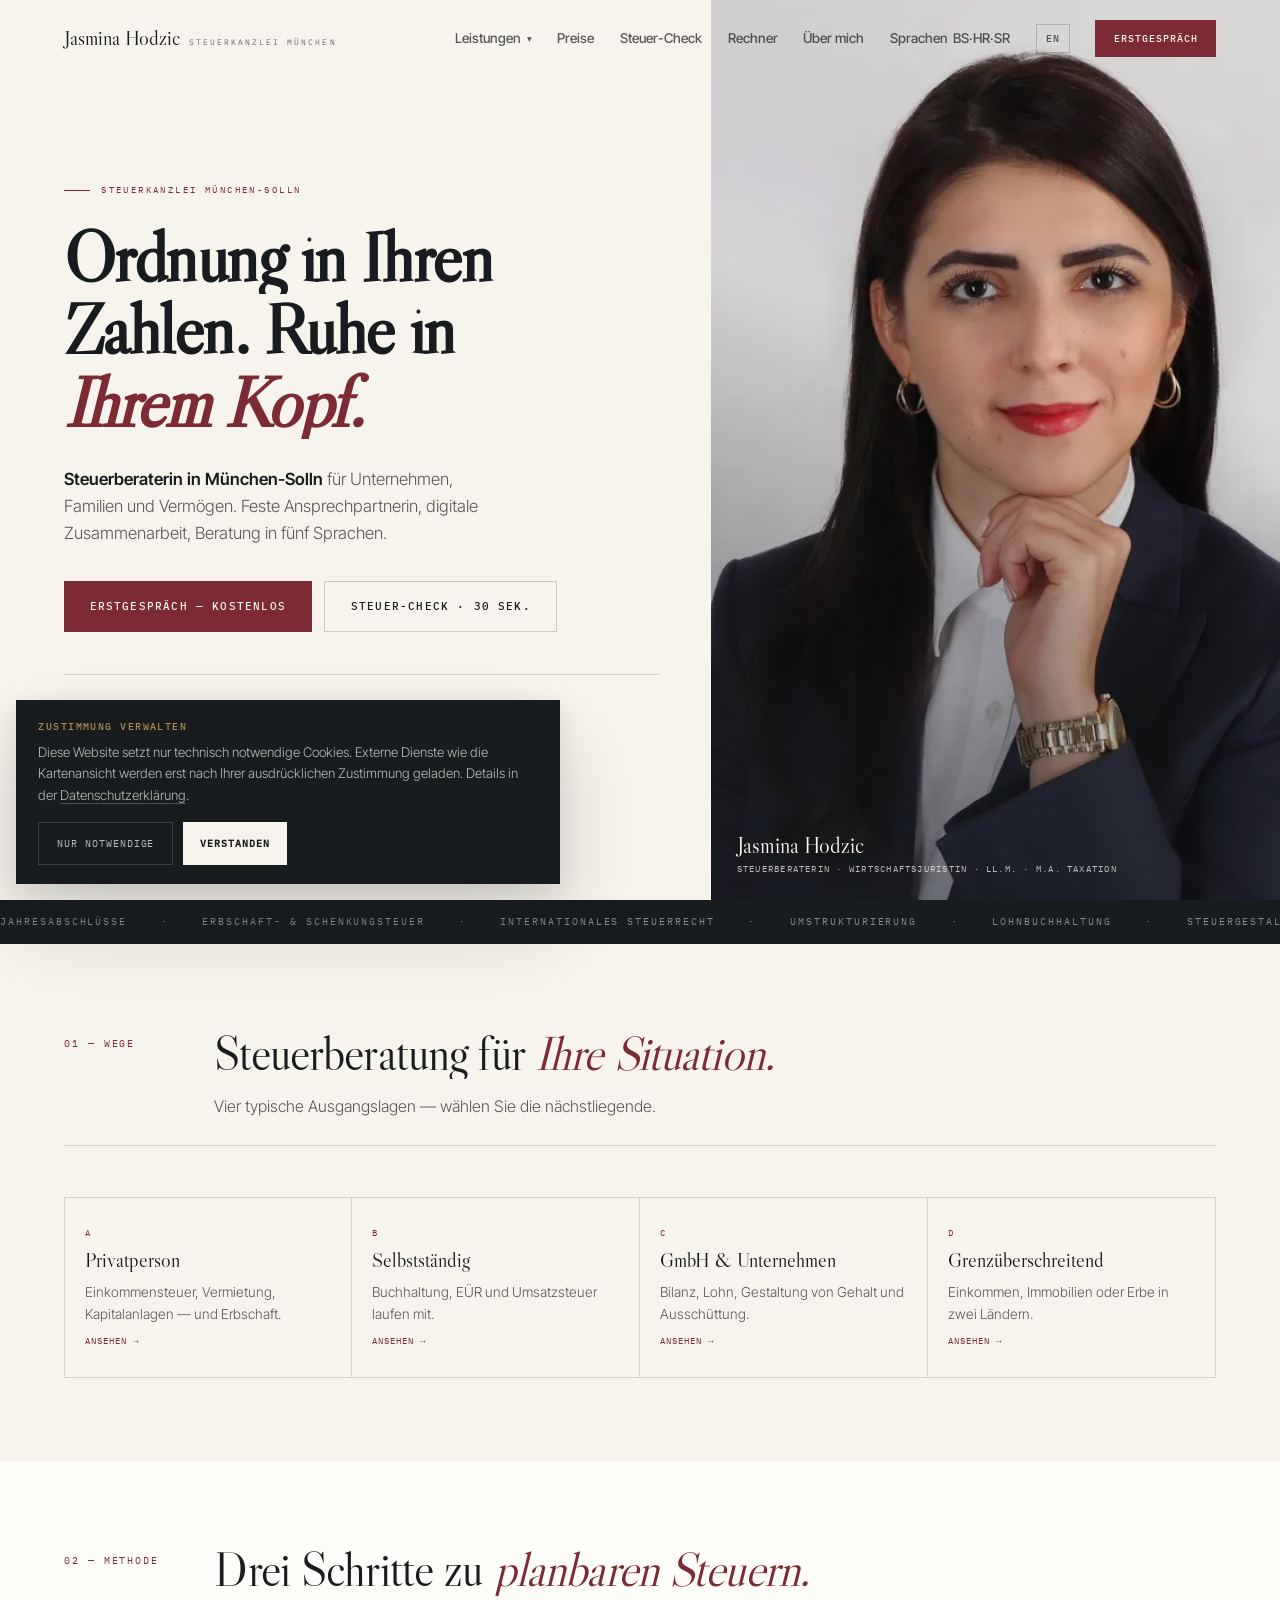
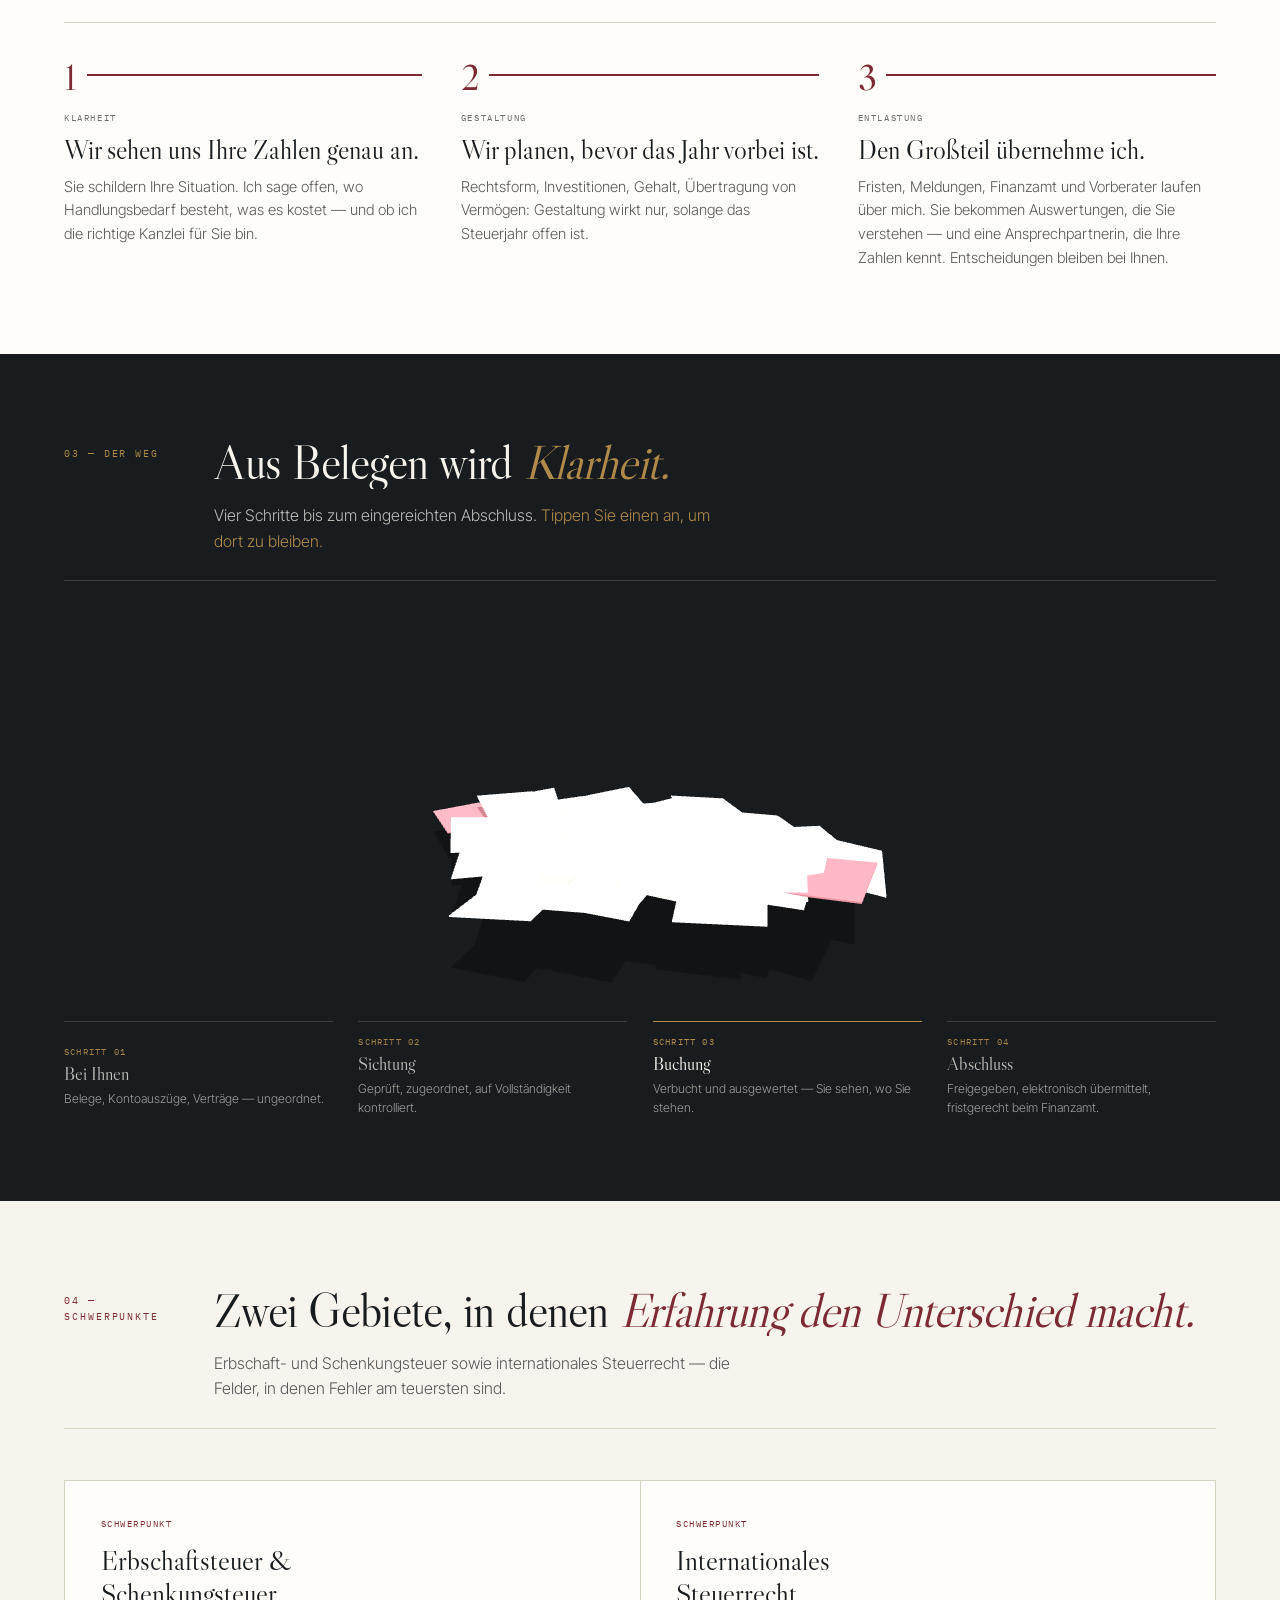
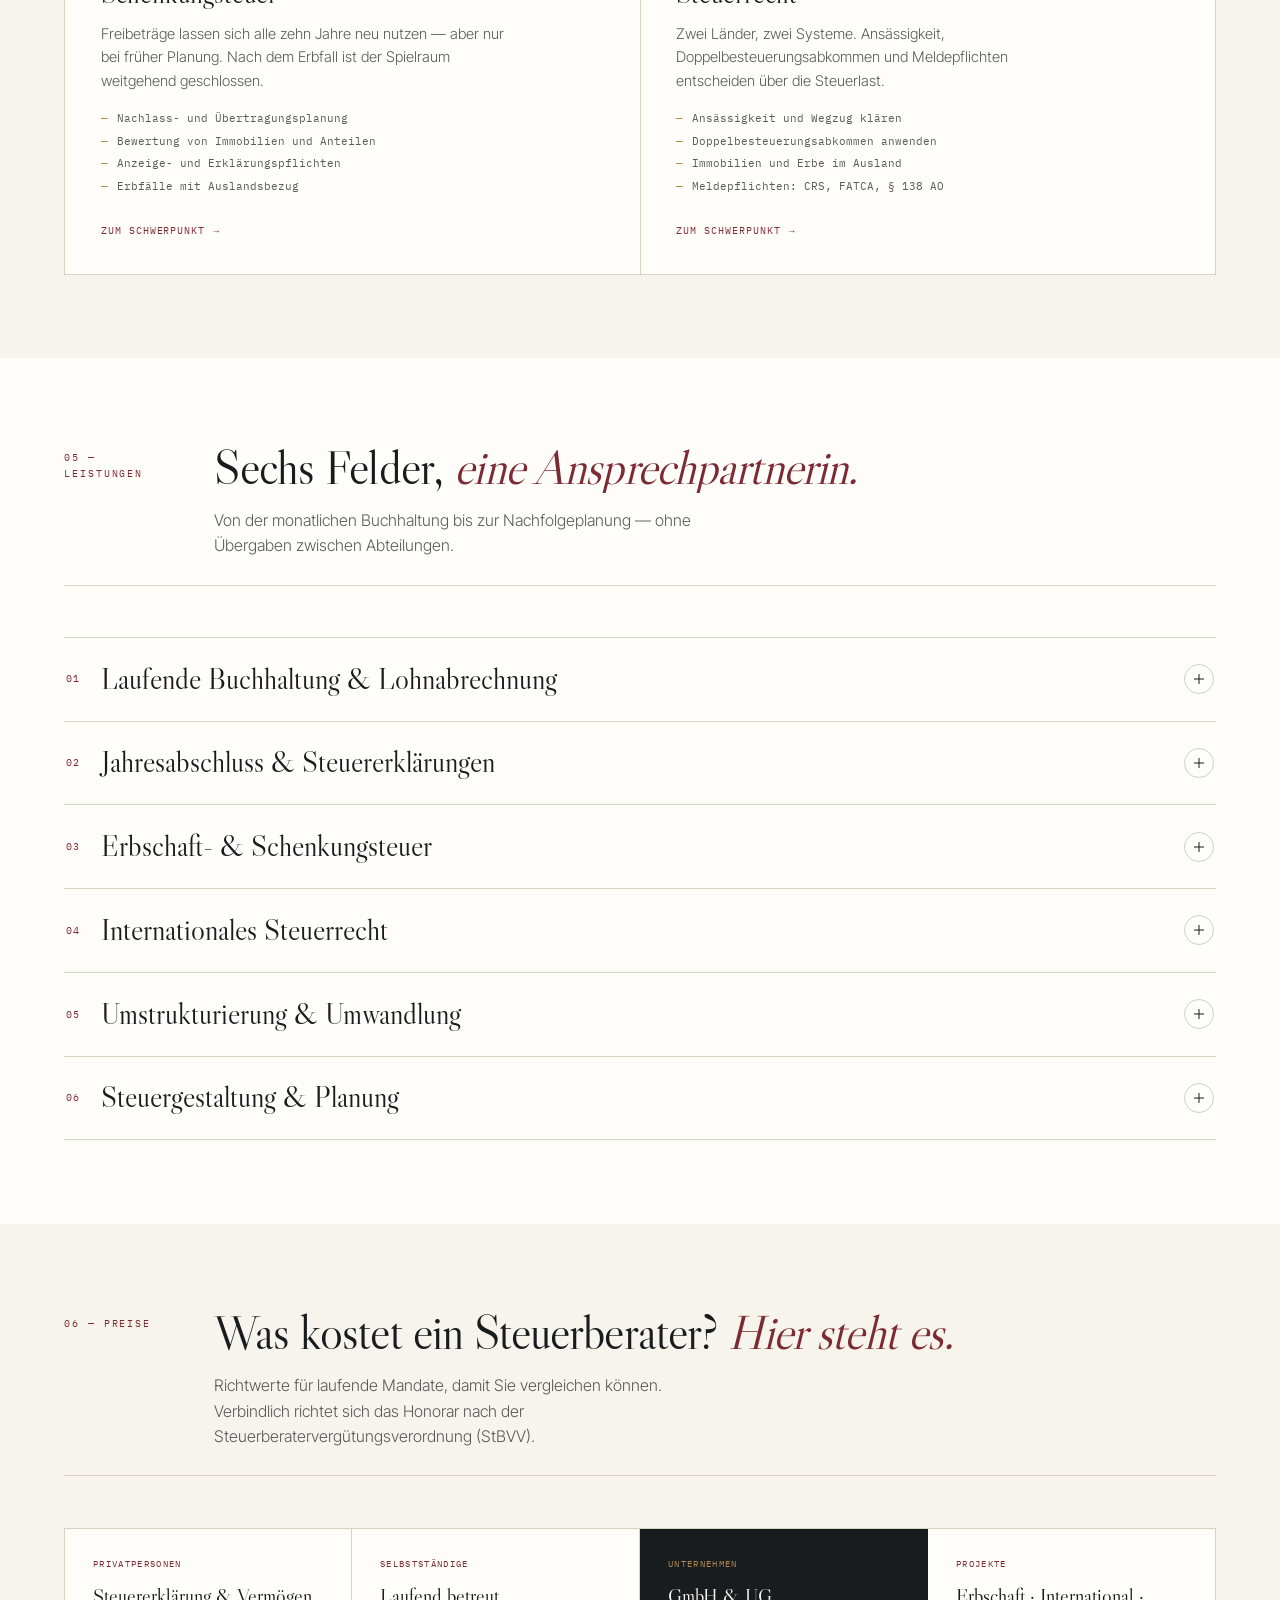
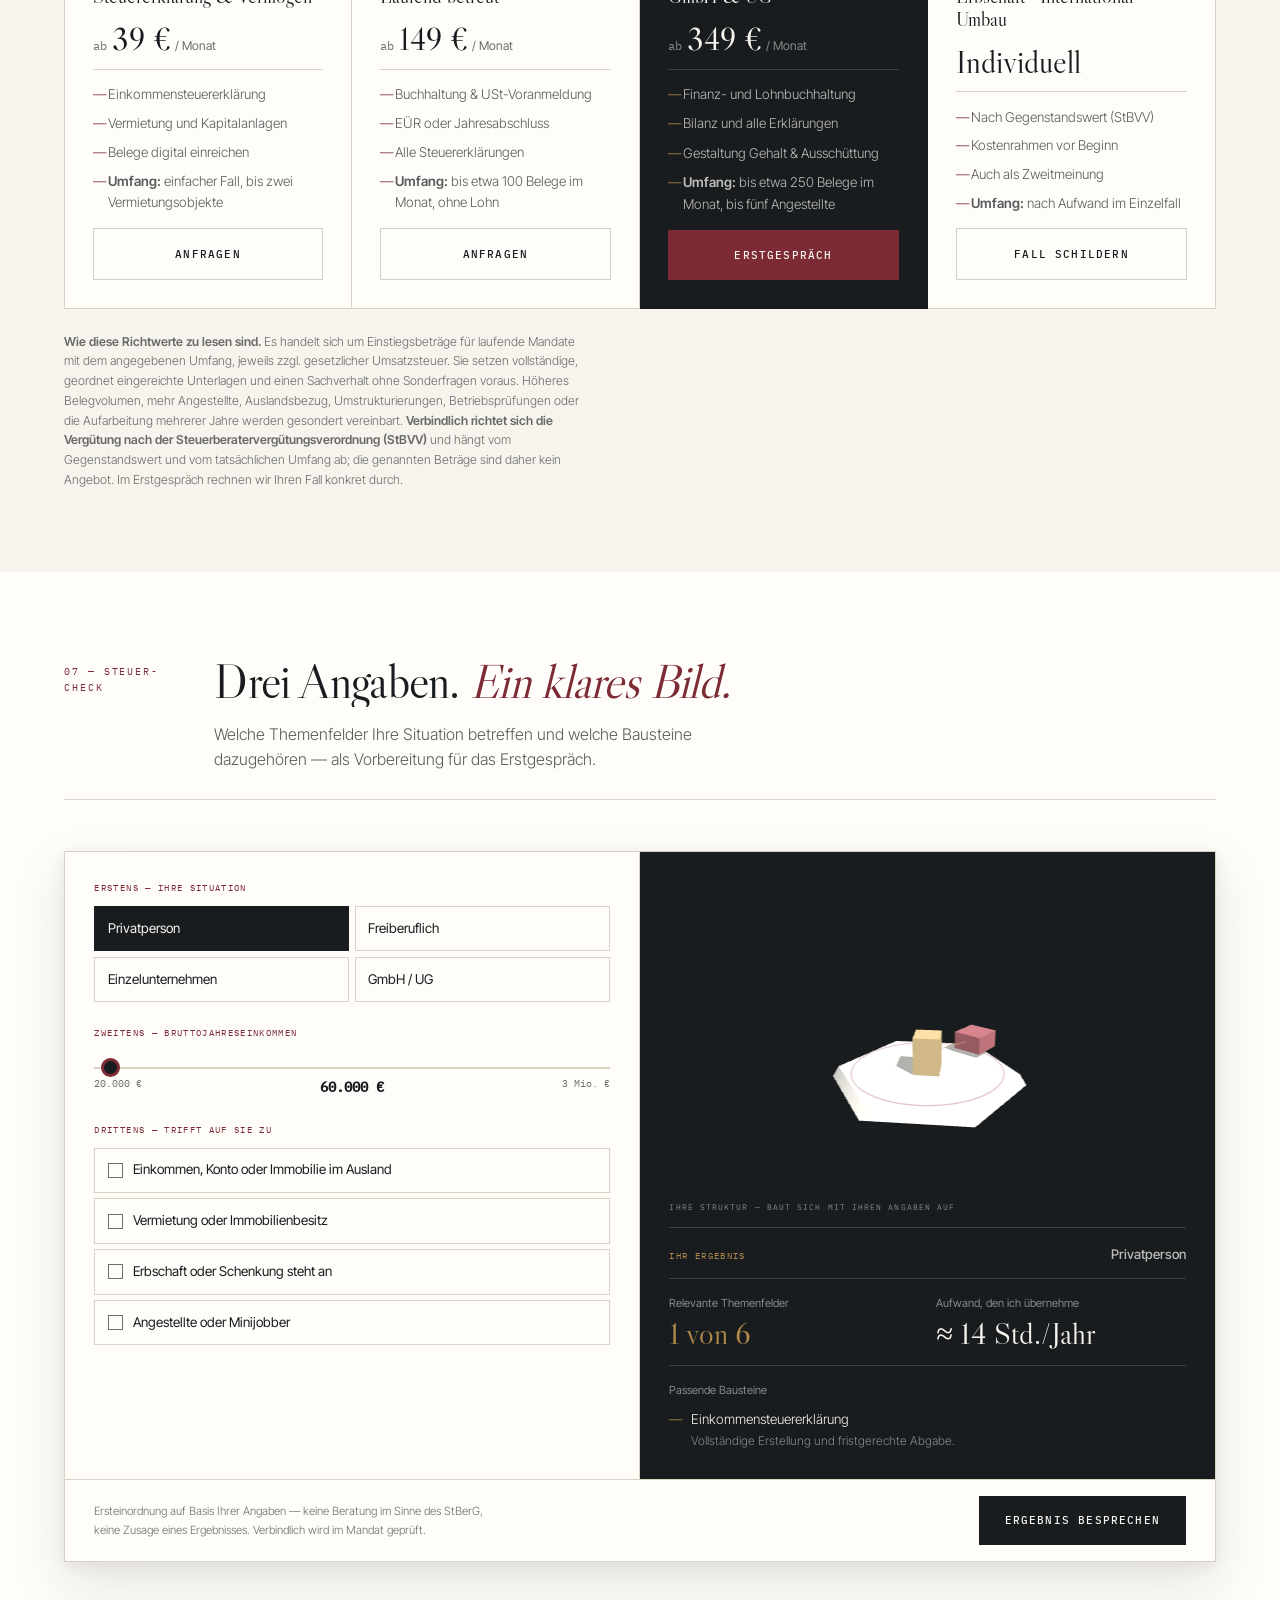
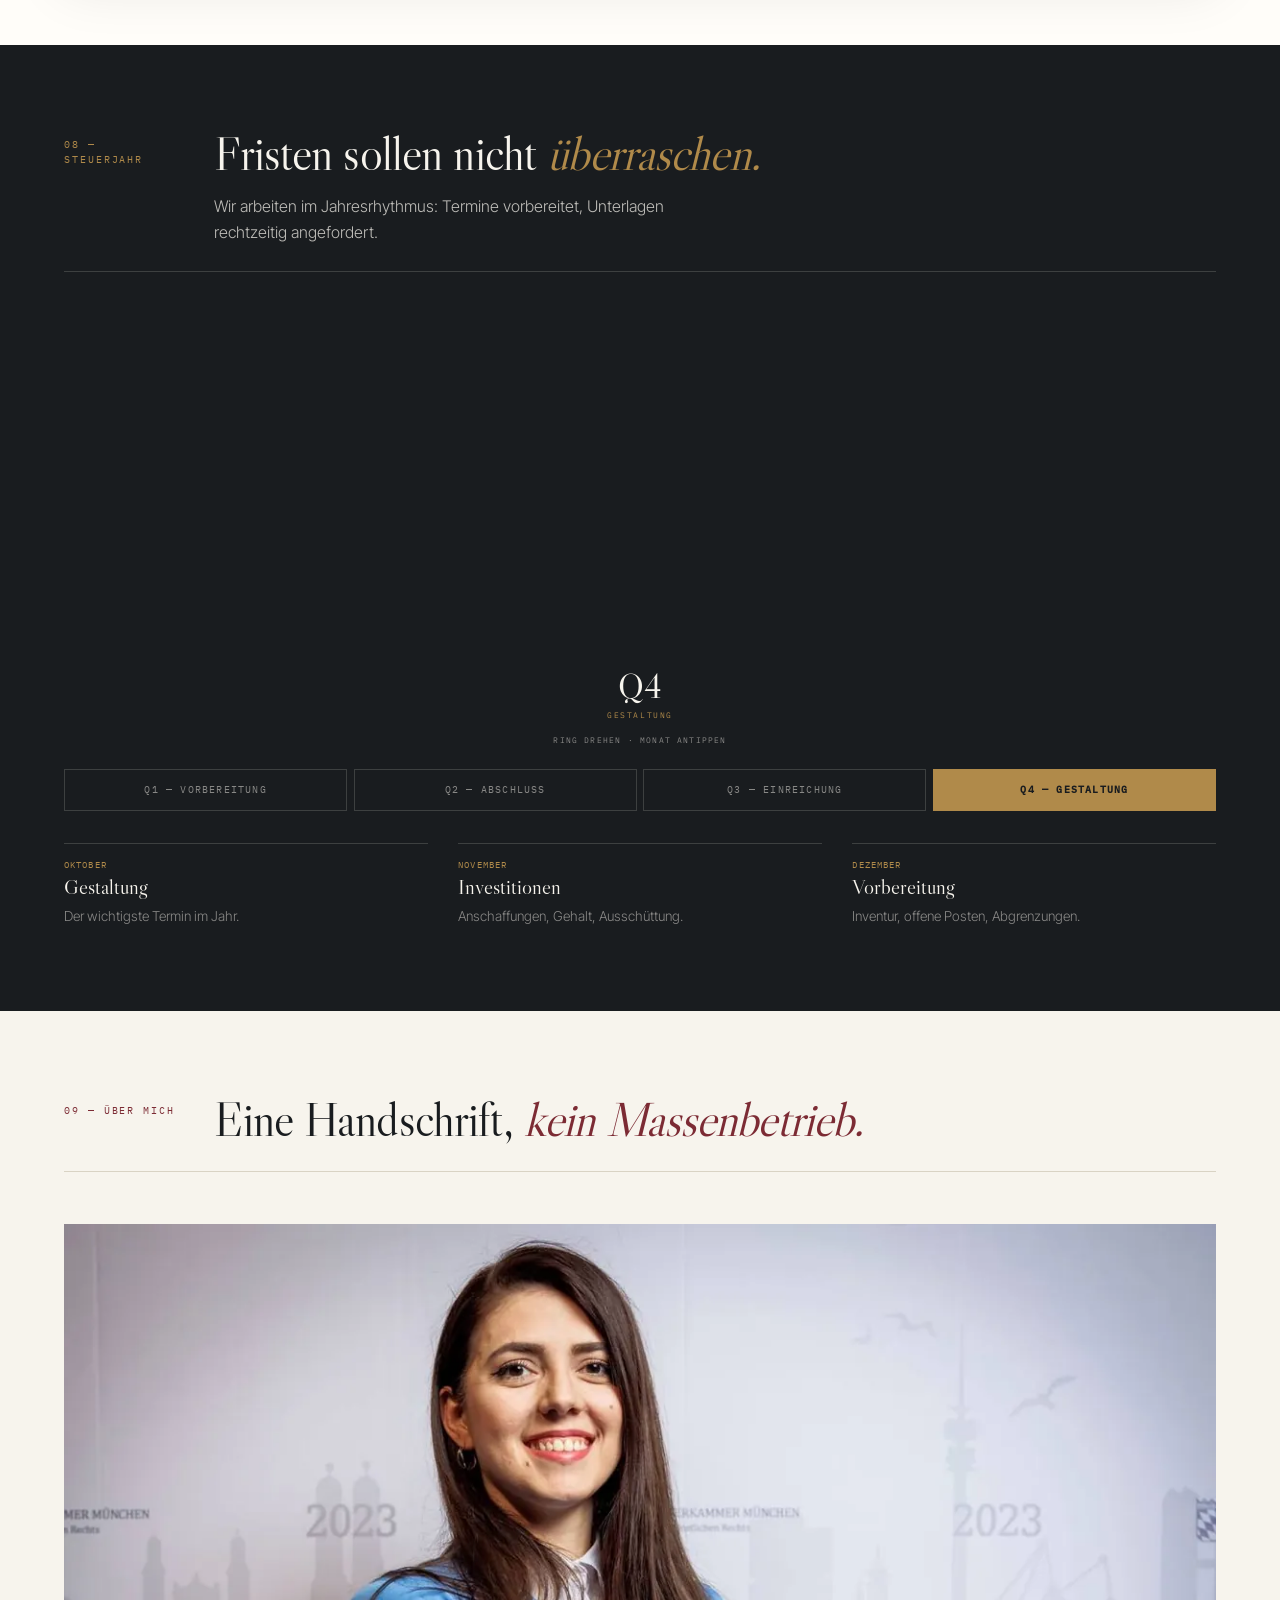
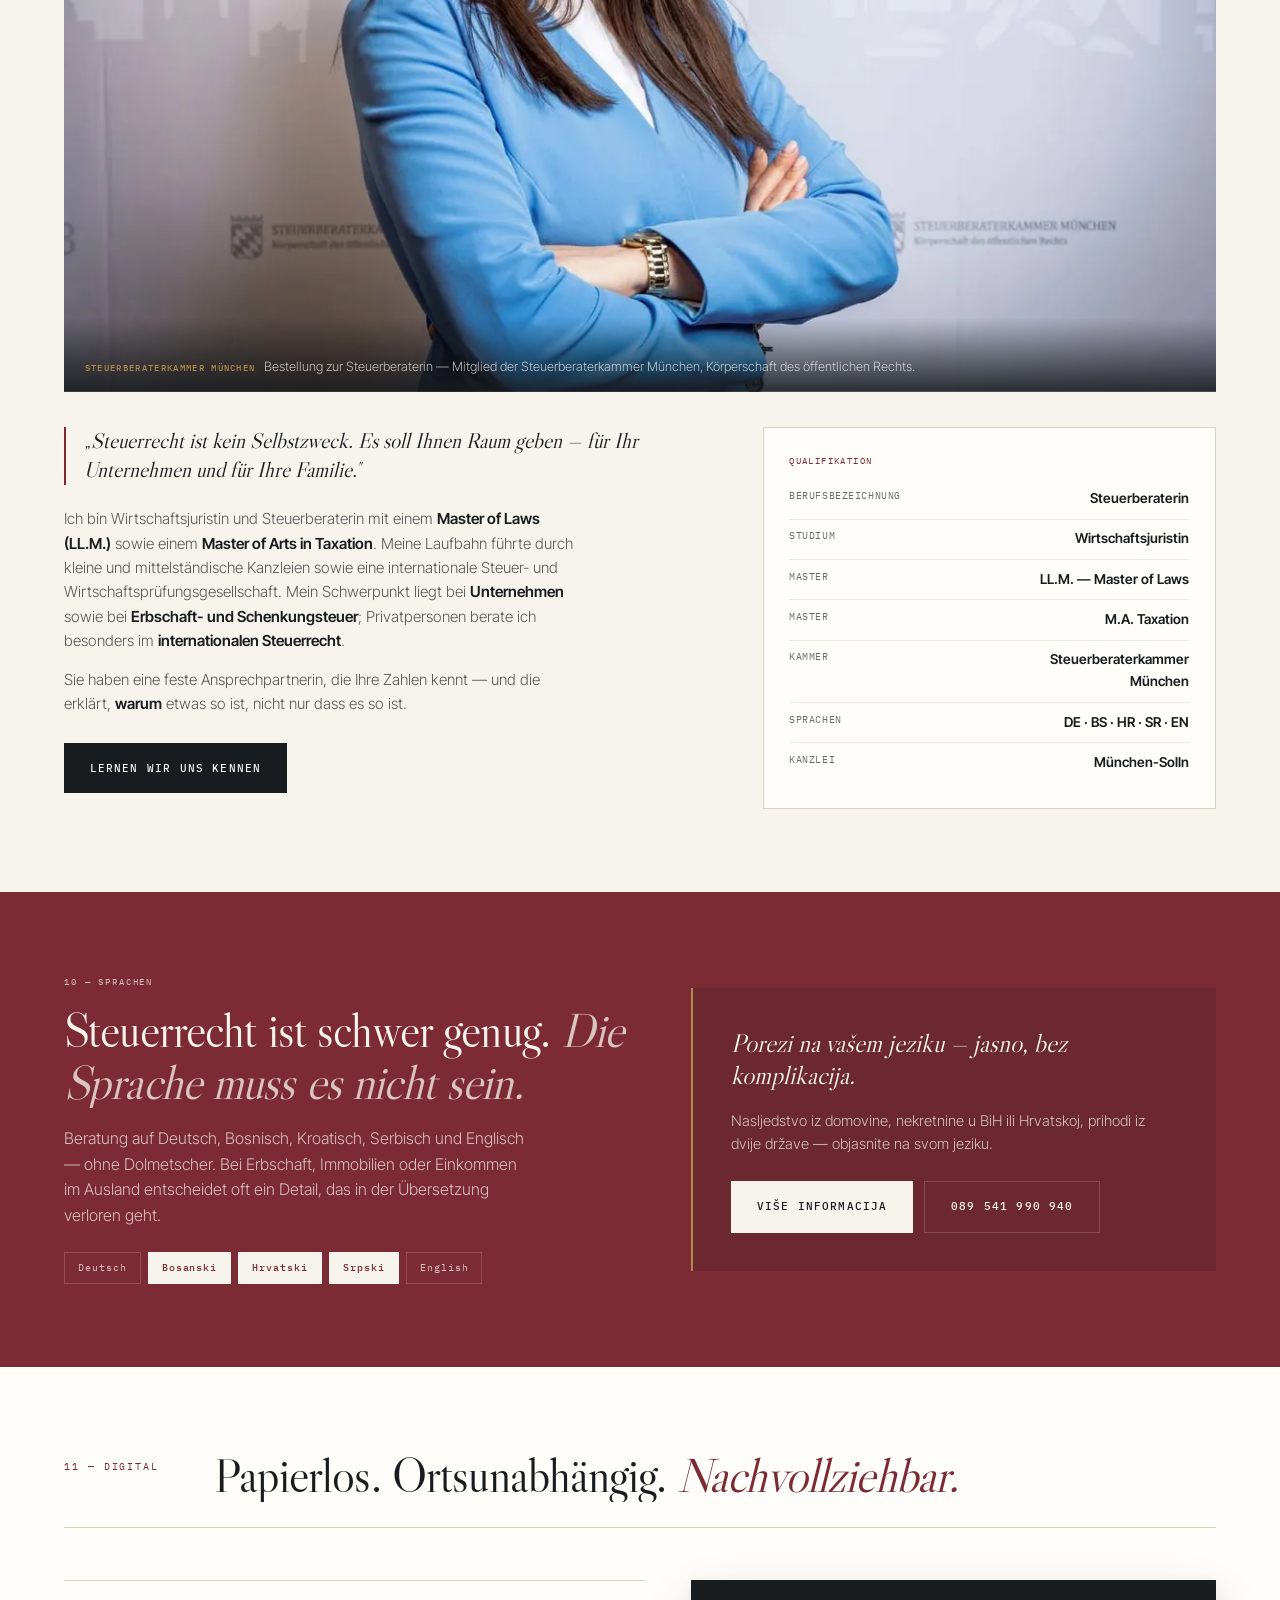
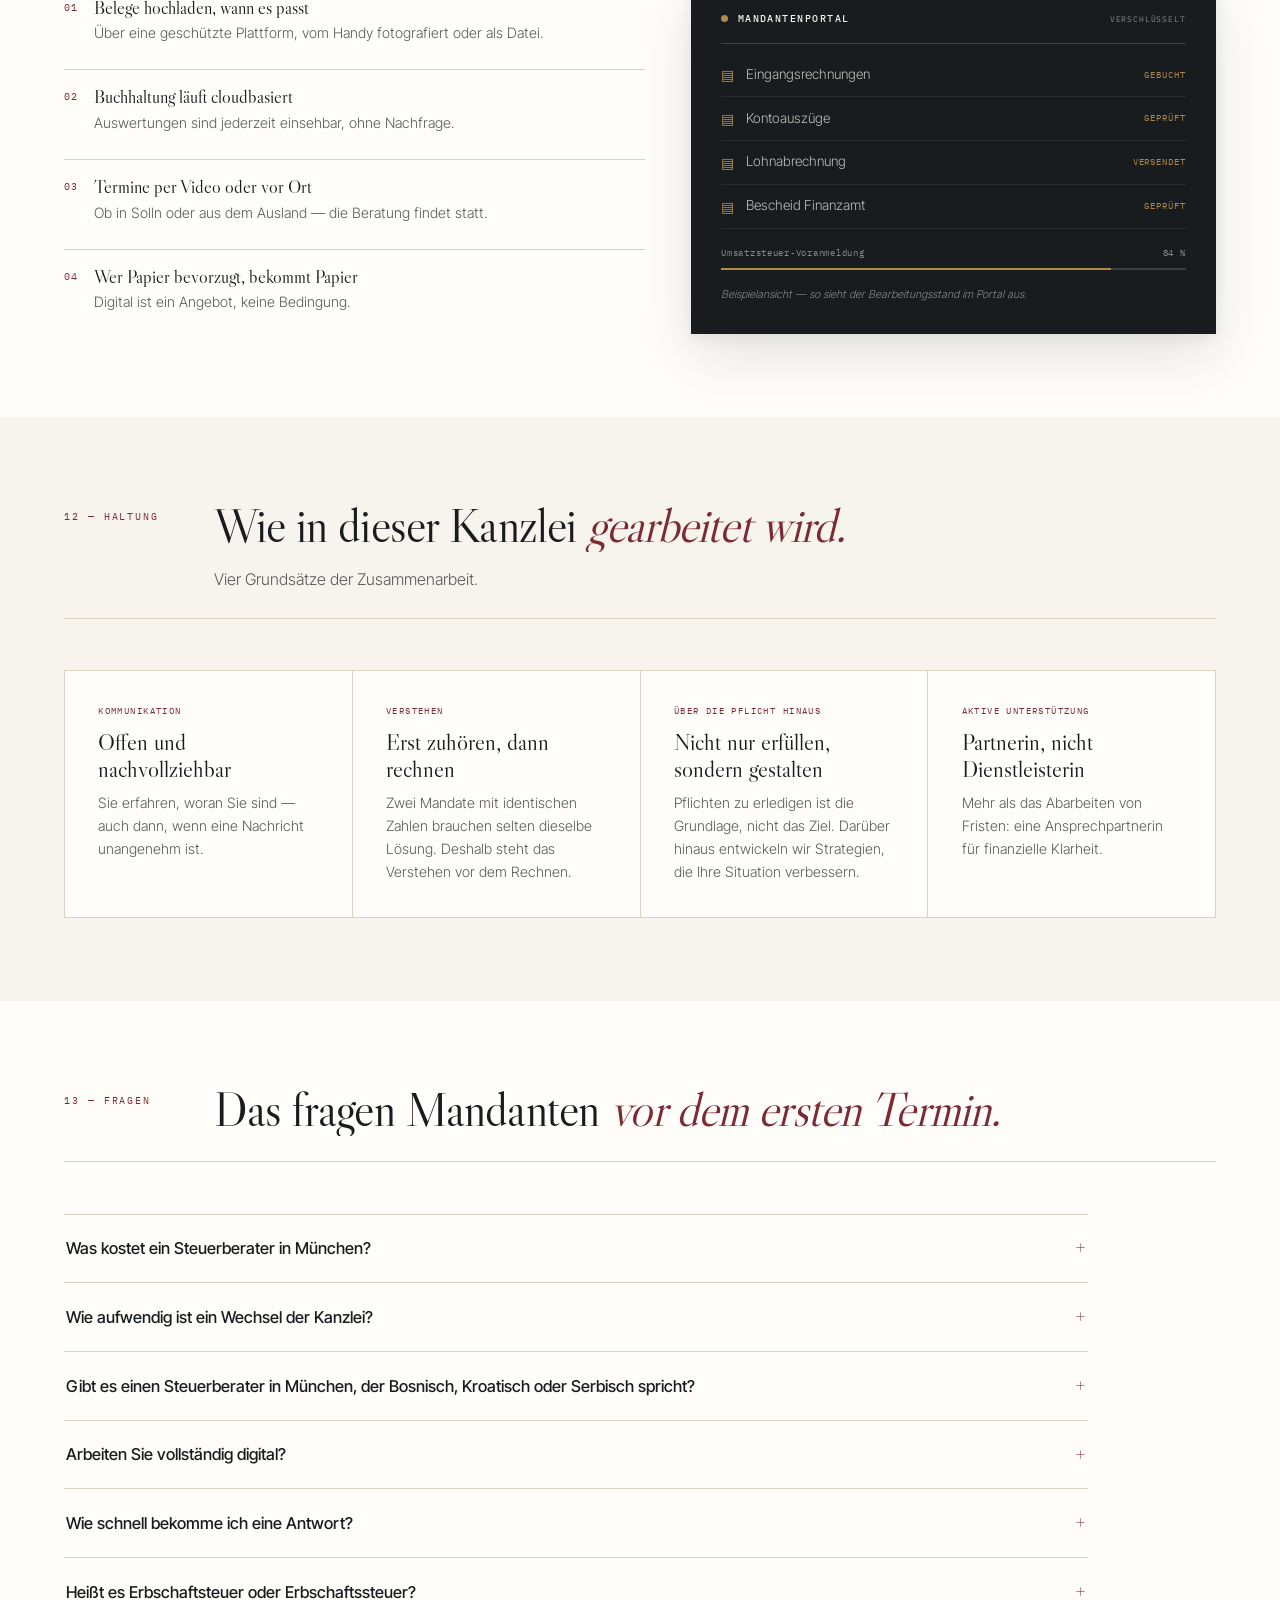
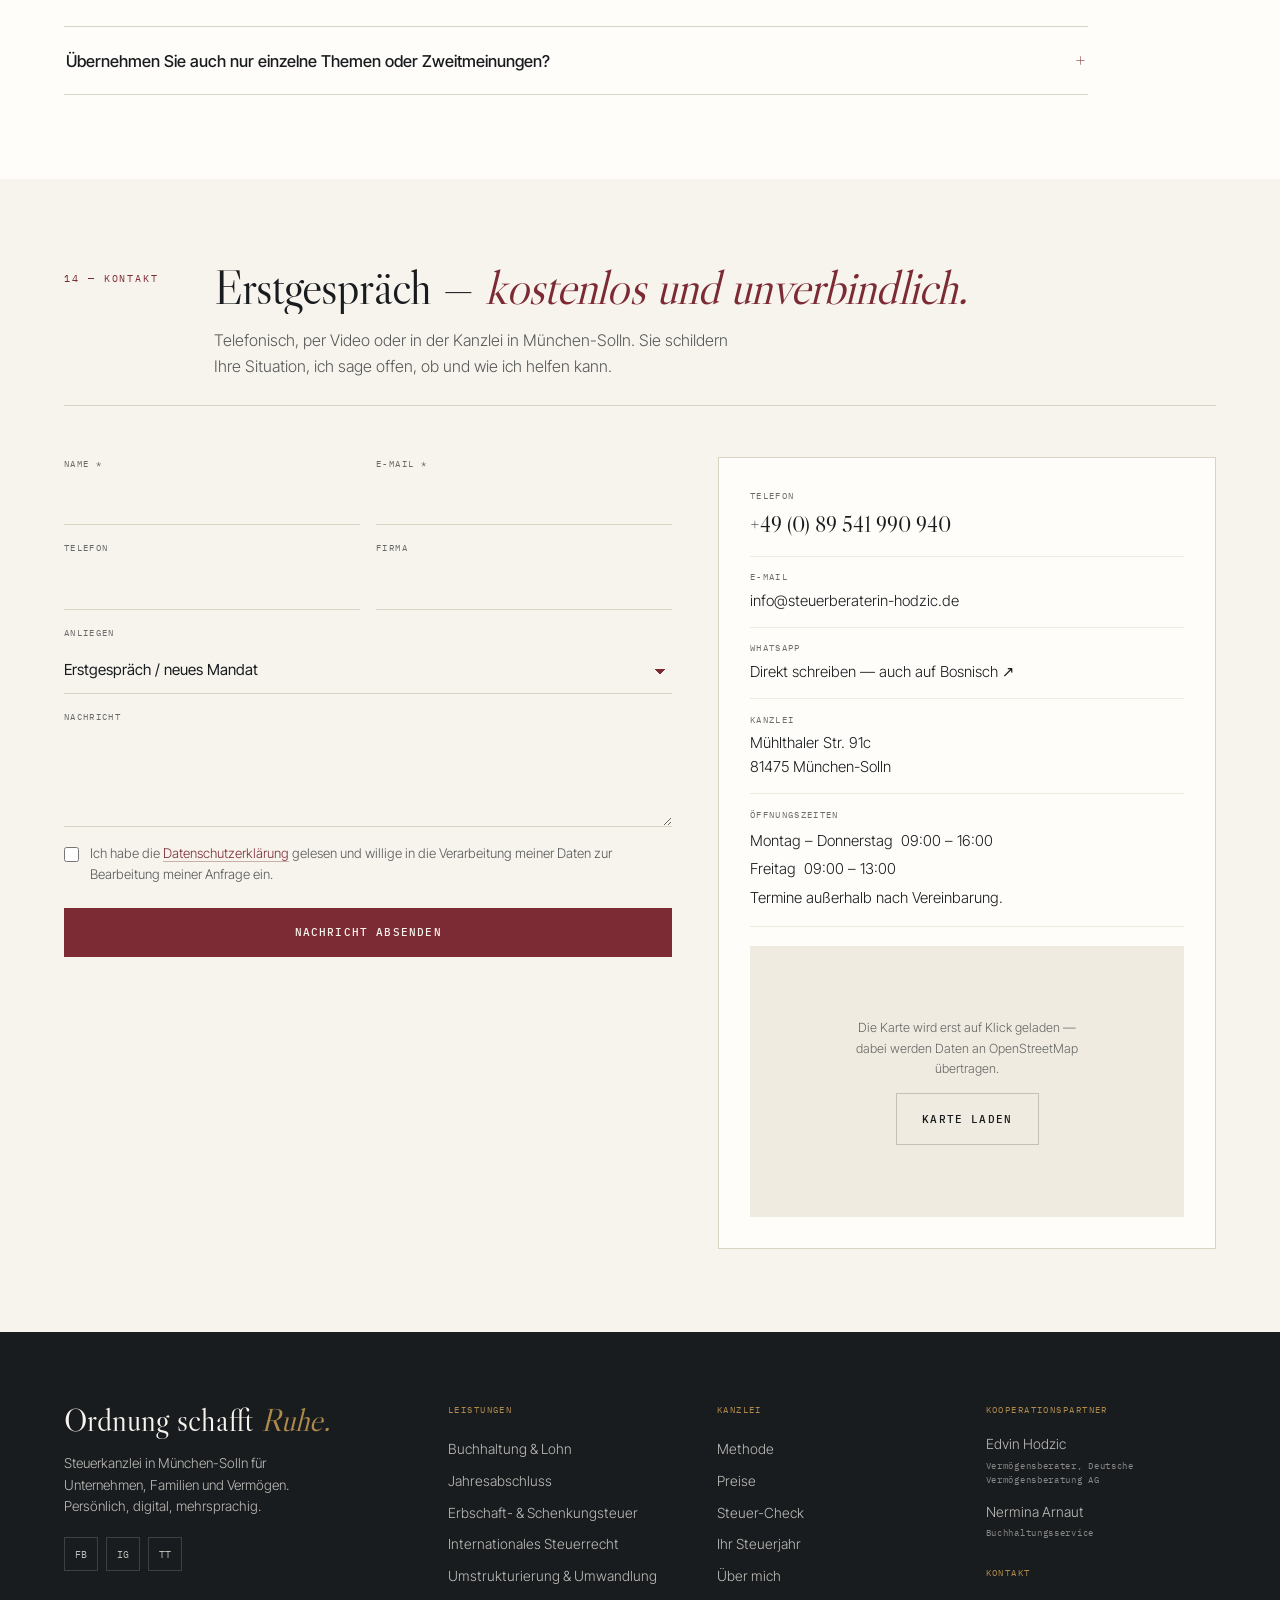
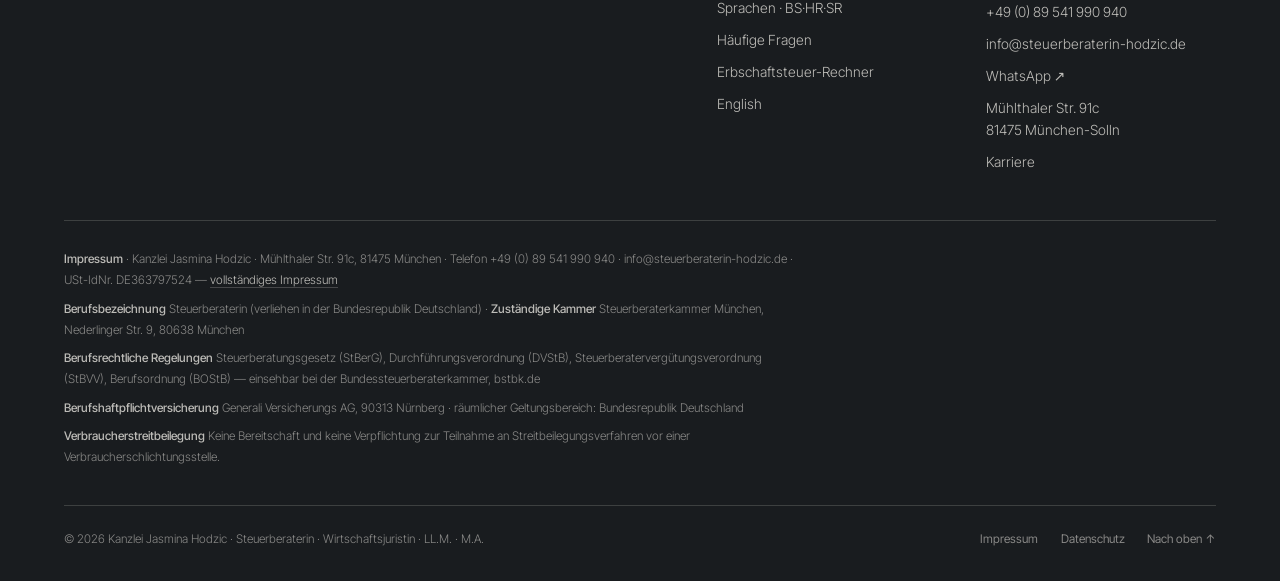
<file: index.html>
<!DOCTYPE html>
<html lang="de">
<head>
<meta charset="utf-8">
<meta name="viewport" content="width=device-width, initial-scale=1">

<title>Steuerberaterin München-Solln | Kanzlei Jasmina Hodzic</title>
<meta name="description" content="Steuerberaterin in München-Solln: Buchhaltung, Jahresabschluss, Erbschaftsteuer und internationales Steuerrecht. Feste Ansprechpartnerin, transparente Preise, Beratung auf Deutsch, Bosnisch, Kroatisch, Serbisch und Englisch.">
<link rel="canonical" href="https://www.steuerberaterin-hodzic.de/">
<link rel="alternate" hreflang="de" href="https://www.steuerberaterin-hodzic.de/">
<link rel="alternate" hreflang="en" href="https://www.steuerberaterin-hodzic.de/english-speaking-tax-advisor-munich">
<link rel="alternate" hreflang="bs" href="https://www.steuerberaterin-hodzic.de/steuerberater-bosnisch-kroatisch-serbisch-muenchen">
<link rel="alternate" hreflang="hr" href="https://www.steuerberaterin-hodzic.de/steuerberater-bosnisch-kroatisch-serbisch-muenchen">
<link rel="alternate" hreflang="sr" href="https://www.steuerberaterin-hodzic.de/steuerberater-bosnisch-kroatisch-serbisch-muenchen">
<link rel="alternate" hreflang="x-default" href="https://www.steuerberaterin-hodzic.de/">

<meta name="robots" content="index,follow,max-image-preview:large">

<meta property="og:type" content="website">
<meta property="og:locale" content="de_DE">
<meta property="og:site_name" content="Kanzlei Jasmina Hodzic">
<meta property="og:title" content="Steuerberaterin München-Solln | Kanzlei Jasmina Hodzic">
<meta property="og:description" content="Ordnung in Ihren Zahlen. Ruhe in Ihrem Kopf. Steuerberatung für Unternehmen, Familien und Vermögen in München-Solln.">
<meta property="og:url" content="https://www.steuerberaterin-hodzic.de/">
<meta property="og:image" content="https://www.steuerberaterin-hodzic.de/img/og-kanzlei-hodzic.jpg">
<meta property="og:image:width" content="1200">
<meta property="og:image:height" content="630">
<meta property="og:image:alt" content="Jasmina Hodzic, Steuerberaterin in München-Solln">
<meta name="twitter:card" content="summary_large_image">
<meta name="geo.region" content="DE-BY">
<meta name="geo.placename" content="München-Solln">
<meta name="geo.position" content="48.0915079;11.480529">
<meta name="ICBM" content="48.0915079, 11.480529">
<meta name="theme-color" content="#F7F4ED">
<meta name="author" content="Jasmina Hodzic">

<link rel="icon" href="data:image/svg+xml,%3Csvg xmlns='http://www.w3.org/2000/svg' viewBox='0 0 40 40'%3E%3Crect width='40' height='40' fill='%237C2B34'/%3E%3Ctext x='20' y='27' text-anchor='middle' font-family='Georgia,serif' font-size='17' fill='%23F7F4ED'%3EJH%3C/text%3E%3C/svg%3E">

<!-- Größtes Bild früh anfordern — verbessert den LCP-Wert spürbar -->
<link rel="preload" as="image" fetchpriority="high" media="(max-width:1080px)"
      href="img/jasmina-hodzic-hoch-720.webp"
      imagesrcset="img/jasmina-hodzic-hoch-540.webp 540w, img/jasmina-hodzic-hoch-720.webp 720w, img/jasmina-hodzic-hoch-1080.webp 1080w"
      imagesizes="100vw" type="image/webp">
<link rel="preload" as="image" fetchpriority="high" media="(min-width:1081px)"
      href="img/jasmina-hodzic-steuerberaterin-muenchen-900.webp"
      imagesrcset="img/jasmina-hodzic-steuerberaterin-muenchen-640.webp 640w, img/jasmina-hodzic-steuerberaterin-muenchen-900.webp 900w, img/jasmina-hodzic-steuerberaterin-muenchen-1280.webp 1280w"
      imagesizes="45vw" type="image/webp">

<!-- Schriften selbst gehostet (assets/fonts/). Bewusst OHNE preload:
     gemessen kostete das Vorladen 1,8 s LCP, weil es dem Heldenbild
     Bandbreite entzieht. font-display:swap deckt die Anzeige ab. -->

<link rel="stylesheet" href="assets/css/site.css">

<script type="application/ld+json">
{"@context":"https://schema.org","@graph":[
{"@type":"WebSite","@id":"https://www.steuerberaterin-hodzic.de/#website","url":"https://www.steuerberaterin-hodzic.de/","name":"Kanzlei Jasmina Hodzic","inLanguage":"de-DE","publisher":{"@id":"https://www.steuerberaterin-hodzic.de/#kanzlei"}},
{"@type":["AccountingService","ProfessionalService"],"@id":"https://www.steuerberaterin-hodzic.de/#kanzlei",
 "name":"Kanzlei Jasmina Hodzic – Steuerberaterin",
 "description":"Steuerkanzlei in München-Solln: laufende Buchhaltung und Lohn, Jahresabschluss, Erbschaft- und Schenkungsteuer, internationales Steuerrecht, Umstrukturierung und Steuergestaltung. Beratung auf Deutsch, Bosnisch, Kroatisch, Serbisch und Englisch.",
 "url":"https://www.steuerberaterin-hodzic.de/","telephone":"+49-89-541990940","email":"info@steuerberaterin-hodzic.de",
 "image":"https://www.steuerberaterin-hodzic.de/img/og-kanzlei-hodzic.jpg","priceRange":"€€","currenciesAccepted":"EUR","vatID":"DE363797524",
 "address":{"@type":"PostalAddress","streetAddress":"Mühlthaler Str. 91c","postalCode":"81475","addressLocality":"München","addressRegion":"Bayern","addressCountry":"DE"},
 "geo":{"@type":"GeoCoordinates","latitude":48.0915079,"longitude":11.480529},
 "hasMap":"https://www.openstreetmap.org/?mlat=48.0915079&mlon=11.480529#map=17/48.0915079/11.480529",
 "areaServed":[{"@type":"City","name":"München"},{"@type":"AdministrativeArea","name":"Landkreis München"},{"@type":"Country","name":"Deutschland"}],
 "availableLanguage":[{"@type":"Language","name":"Deutsch","alternateName":"de"},{"@type":"Language","name":"Bosnisch","alternateName":"bs"},{"@type":"Language","name":"Kroatisch","alternateName":"hr"},{"@type":"Language","name":"Serbisch","alternateName":"sr"},{"@type":"Language","name":"Englisch","alternateName":"en"}],
 "openingHoursSpecification":[
  {"@type":"OpeningHoursSpecification","dayOfWeek":["Monday","Tuesday","Wednesday","Thursday"],"opens":"09:00","closes":"16:00"},
  {"@type":"OpeningHoursSpecification","dayOfWeek":["Friday"],"opens":"09:00","closes":"13:00"}],
 "sameAs":["https://www.facebook.com/people/Jasmina-Hodzic/100094933616518/","https://www.instagram.com/steuerberaterinjasmina/","https://www.tiktok.com/@steuerberaterinjasmina"],
 "founder":{"@id":"https://www.steuerberaterin-hodzic.de/#person"},
 "employee":{"@id":"https://www.steuerberaterin-hodzic.de/#person"},
 "hasOfferCatalog":{"@type":"OfferCatalog","name":"Leistungen der Kanzlei","itemListElement":[
  {"@type":"Offer","itemOffered":{"@type":"Service","name":"Laufende Buchhaltung und Lohnabrechnung","url":"https://www.steuerberaterin-hodzic.de/leistungen/buchhaltung-lohnabrechnung-muenchen"}},
  {"@type":"Offer","itemOffered":{"@type":"Service","name":"Jahresabschluss und Steuererklärungen","url":"https://www.steuerberaterin-hodzic.de/leistungen/jahresabschluss-steuererklaerung-muenchen"}},
  {"@type":"Offer","itemOffered":{"@type":"Service","name":"Erbschaftsteuer und Schenkungsteuer","url":"https://www.steuerberaterin-hodzic.de/leistungen/erbschaftsteuer-schenkungsteuer-muenchen"}},
  {"@type":"Offer","itemOffered":{"@type":"Service","name":"Internationales Steuerrecht","url":"https://www.steuerberaterin-hodzic.de/leistungen/internationales-steuerrecht-muenchen"}}]}},
{"@type":"Person","@id":"https://www.steuerberaterin-hodzic.de/#person","name":"Jasmina Hodzic","givenName":"Jasmina","familyName":"Hodzic",
 "jobTitle":"Steuerberaterin","honorificSuffix":"LL.M., M.A.",
 "description":"Steuerberaterin und Wirtschaftsjuristin in München-Solln mit Schwerpunkt Erbschaft- und Schenkungsteuer sowie internationales Steuerrecht.",
 "knowsLanguage":["Deutsch","Bosnisch","Kroatisch","Serbisch","Englisch"],
 "knowsAbout":["Erbschaftsteuer","Schenkungsteuer","Internationales Steuerrecht","Doppelbesteuerungsabkommen","Jahresabschluss","Lohnbuchhaltung","Umwandlungssteuerrecht"],
 "hasCredential":[
  {"@type":"EducationalOccupationalCredential","credentialCategory":"Berufszulassung","name":"Bestellung zur Steuerberaterin","recognizedBy":{"@type":"Organization","name":"Steuerberaterkammer München"}},
  {"@type":"EducationalOccupationalCredential","credentialCategory":"Hochschulabschluss","name":"Master of Laws (LL.M.)"},
  {"@type":"EducationalOccupationalCredential","credentialCategory":"Hochschulabschluss","name":"Master of Arts in Taxation"}],
 "memberOf":{"@type":"Organization","name":"Steuerberaterkammer München","url":"https://www.stbk-muc.de/"},
 "worksFor":{"@id":"https://www.steuerberaterin-hodzic.de/#kanzlei"}},
{"@type":"FAQPage","@id":"https://www.steuerberaterin-hodzic.de/#faq","mainEntity":[
 {"@type":"Question","name":"Was kostet ein Steuerberater in München?","acceptedAnswer":{"@type":"Answer","text":"Verbindlich richtet sich die Vergütung nach der Steuerberatervergütungsverordnung (StBVV) und hängt vom Gegenstandswert und vom Umfang ab. Als Richtwert für laufende Mandate nennt die Kanzlei ab 39 € monatlich für Privatpersonen, ab 149 € für Selbstständige und ab 349 € für GmbH und UG, jeweils zuzüglich Umsatzsteuer. Im kostenlosen Erstgespräch wird der konkrete Fall durchgerechnet."}},
 {"@type":"Question","name":"Wie aufwendig ist ein Wechsel der Steuerkanzlei?","acceptedAnswer":{"@type":"Answer","text":"Ein Wechsel ist jederzeit möglich und bindet den Mandanten kaum. Die Kanzlei übernimmt die Kommunikation mit dem Vorberater, die Datenübernahme und die Anzeige der Vollmacht beim Finanzamt. In der Regel wird nur eine Unterschrift benötigt."}},
 {"@type":"Question","name":"Gibt es einen Steuerberater in München, der Bosnisch, Kroatisch oder Serbisch spricht?","acceptedAnswer":{"@type":"Answer","text":"Ja. Die Kanzlei Jasmina Hodzic in München-Solln berät auf Deutsch, Bosnisch, Kroatisch, Serbisch und Englisch – ohne Dolmetscher. Das ist besonders bei Erbschaften aus dem Ausland, Immobilien in Bosnien und Herzegowina oder Kroatien und bei Einkünften aus zwei Staaten relevant."}},
 {"@type":"Question","name":"Arbeitet die Kanzlei digital?","acceptedAnswer":{"@type":"Answer","text":"Ja. Belege werden über eine geschützte Plattform ausgetauscht, die Buchhaltung läuft cloudbasiert und Besprechungen finden per Video oder in der Kanzlei in München-Solln statt. Wer Papier bevorzugt, wird weiterhin klassisch betreut."}},
 {"@type":"Question","name":"Wie schnell antwortet die Kanzlei auf eine Anfrage?","acceptedAnswer":{"@type":"Answer","text":"In der Regel innerhalb eines Arbeitstages. Bei laufenden Mandaten mit Fristdruck schneller. Mandanten haben eine feste Ansprechpartnerin und landen nicht in einer allgemeinen Warteschleife."}},
 {"@type":"Question","name":"Übernimmt die Kanzlei auch einzelne Themen oder Zweitmeinungen?","acceptedAnswer":{"@type":"Answer","text":"Ja. Erbschaft- und Schenkungsteuer, internationale Fragestellungen oder eine Umstrukturierung lassen sich als einzelnes Projekt beauftragen – auch als Zweitmeinung, wenn bereits eine andere Kanzlei mandatiert ist."}}]}]}
</script>
</head>
<body>

<a class="skip" href="#inhalt">Zum Inhalt springen</a>
<div id="prog"></div>

<nav id="nav" aria-label="Hauptnavigation">
  <div class="in">
    <a class="lg" href="/"><b>Jasmina Hodzic</b><s>Steuerkanzlei München</s></a>
    <div class="nl" id="nl">
      <div class="dd">
        <button aria-expanded="false" aria-haspopup="true">Leistungen <i>▾</i></button>
        <div class="men">
          <a href="leistungen/buchhaltung-lohnabrechnung-muenchen.html">Buchhaltung &amp; Lohn<s>Laufend, monatlich, digital</s></a>
          <a href="leistungen/jahresabschluss-steuererklaerung-muenchen.html">Jahresabschluss &amp; Steuererklärung<s>Bilanz, EÜR, alle Erklärungen</s></a>
          <a href="leistungen/erbschaftsteuer-schenkungsteuer-muenchen.html">Erbschaft- &amp; Schenkungsteuer<s>Schwerpunkt der Kanzlei</s></a>
          <a href="leistungen/internationales-steuerrecht-muenchen.html">Internationales Steuerrecht<s>Zwei Länder, zwei Systeme</s></a>
          <a href="leistungen/umstrukturierung-umwandlung-muenchen.html">Umstrukturierung &amp; Umwandlung<s>Rechtsform, Holding, Nachfolge</s></a>
        </div>
      </div>
      <a href="#preise">Preise</a>
      <a href="#check">Steuer-Check</a>
      <a href="erbschaftsteuer-rechner.html">Rechner</a>
      <a href="#ueber">Über mich</a>
      <a href="steuerberater-bosnisch-kroatisch-serbisch-muenchen.html">Sprachen <span>BS·HR·SR</span></a>
      <a class="lang" href="english-speaking-tax-advisor-munich.html" hreflang="en" lang="en">EN</a>
      <a class="cta" href="#kontakt">Erstgespräch</a>
    </div>
    <button id="burg" aria-label="Menü öffnen" aria-expanded="false" aria-controls="nl"><i></i><i></i><i></i></button>
  </div>
</nav>

<span id="top"></span>
<header id="held">
  <div class="held-l">
    <div class="held-text">
      <p class="hd-nr">Steuerkanzlei München-Solln</p>
      <h1>
        <span class="mk"><i>Ordnung in Ihren</i></span>
        <span class="mk d2"><i>Zahlen. Ruhe in</i></span>
        <span class="mk d3"><i><em>Ihrem Kopf.</em></i></span>
      </h1>
      <p class="hd-sig">Jasmina Hodzic · Steuerberaterin</p>
    </div>
    <div class="held-rest">
    <p class="hd-p"><b>Steuerberaterin in München-Solln</b> für Unternehmen, Familien und Vermögen. Feste Ansprechpartnerin, digitale Zusammenarbeit, Beratung in fünf Sprachen.</p>
    <div class="hd-c">
      <a class="btn b-wein" href="#kontakt" data-mag><u></u><span>Erstgespräch — kostenlos</span></a>
      <a class="btn b-leer zweit" href="#check" data-mag><u></u><span>Steuer-Check · 30 Sek.</span></a>
    </div>
    <!-- BESTÄTIGEN: von Jasmina Hodzic freizugeben, siehe FREIGABE-CHECKLISTE.md -->
    <div class="hd-t">
      <div><s>Bestellung</s><b>Steuerberaterin</b></div>
      <div><s>Kammer</s><b>Steuerberaterkammer München</b></div>
      <div><s>Abschlüsse</s><b>LL.M. · M.A. Taxation</b></div>
      <div><s>Beratung in</s><b>DE · BS · HR · SR · EN</b></div>
    </div>
    </div>
  </div>
  <div class="held-r">
    <picture>
      <!-- Eigener Hochformat-Zuschnitt fürs Handy: der Desktop-Zuschnitt 4:5
           verlöre dort Schultern und Kinn. -->
      <source media="(max-width:1080px)" type="image/webp"
        srcset="img/jasmina-hodzic-hoch-540.webp 540w, img/jasmina-hodzic-hoch-720.webp 720w, img/jasmina-hodzic-hoch-1080.webp 1080w"
        sizes="100vw">
      <source media="(max-width:1080px)"
        srcset="img/jasmina-hodzic-hoch-540.jpg 540w, img/jasmina-hodzic-hoch-720.jpg 720w, img/jasmina-hodzic-hoch-1080.jpg 1080w"
        sizes="100vw">
      <source type="image/webp"
        srcset="img/jasmina-hodzic-steuerberaterin-muenchen-640.webp 640w, img/jasmina-hodzic-steuerberaterin-muenchen-900.webp 900w, img/jasmina-hodzic-steuerberaterin-muenchen-1280.webp 1280w"
        sizes="45vw">
      <img src="img/jasmina-hodzic-steuerberaterin-muenchen-900.jpg"
        srcset="img/jasmina-hodzic-steuerberaterin-muenchen-640.jpg 640w, img/jasmina-hodzic-steuerberaterin-muenchen-900.jpg 900w, img/jasmina-hodzic-steuerberaterin-muenchen-1280.jpg 1280w"
        sizes="45vw"
        alt="Jasmina Hodzic, Steuerberaterin in München-Solln" width="900" height="1125" fetchpriority="high" decoding="async">
    </picture>
    <div class="cut"></div>
    <!-- Siegel entfernt: Die Angabe steht bereits in der Qualifikationsliste,
         im Abschnitt „Über mich", im Fußbereich und im Impressum. Auf dem
         Porträt drängte sie sich neben den Kopf und wirkte aufgeklebt.
         Zum Zurückholen genügt diese Zeile:
    <div class="badge"><b>Steuerberaterkammer München</b><s>Bestellt &amp; Kammermitglied</s></div>
    -->
    <div class="sig"><b>Jasmina Hodzic</b><s>Steuerberaterin<span class="nurgross"> · Wirtschaftsjuristin</span> · LL.M. · M.A.<span class="nurgross"> Taxation</span></s></div>
  </div>
</header>

<div id="band" aria-hidden="true"><div class="bs">
  <span>Jahresabschlüsse <b>·</b> Erbschaft- &amp; Schenkungsteuer <b>·</b> Internationales Steuerrecht <b>·</b> Umstrukturierung <b>·</b> Lohnbuchhaltung <b>·</b> Steuergestaltung <b>·</b> Finanzbuchhaltung <b>·</b></span>
  <span>Jahresabschlüsse <b>·</b> Erbschaft- &amp; Schenkungsteuer <b>·</b> Internationales Steuerrecht <b>·</b> Umstrukturierung <b>·</b> Lohnbuchhaltung <b>·</b> Steuergestaltung <b>·</b> Finanzbuchhaltung <b>·</b></span>
</div></div>

<main id="inhalt">

<section class="sek s-pap" id="wege">
  <div class="in">
    <div class="kopf up"><span class="nr">01 — Wege</span>
      <div><h2><span class="mk"><i>Steuerberatung für <em>Ihre Situation.</em></i></span></h2>
      <p>Vier typische Ausgangslagen — wählen Sie die nächstliegende.</p></div></div>
    <div class="zg up">
      <a href="#leistungen"><span class="n">A</span><h3>Privatperson</h3><p>Einkommensteuer, Vermietung, Kapitalanlagen — und Erbschaft.</p><span class="go">Ansehen →</span></a>
      <a href="#leistungen"><span class="n">B</span><h3>Selbstständig</h3><p>Buchhaltung, EÜR und Umsatzsteuer laufen mit.</p><span class="go">Ansehen →</span></a>
      <a href="#leistungen"><span class="n">C</span><h3>GmbH &amp; Unternehmen</h3><p>Bilanz, Lohn, Gestaltung von Gehalt und Ausschüttung.</p><span class="go">Ansehen →</span></a>
      <a href="leistungen/internationales-steuerrecht-muenchen.html"><span class="n">D</span><h3>Grenzüberschreitend</h3><p>Einkommen, Immobilien oder Erbe in zwei Ländern.</p><span class="go">Ansehen →</span></a>
    </div>
  </div>
</section>

<section class="sek s-weiss" id="methode">
  <div class="in">
    <div class="kopf up"><span class="nr">02 — Methode</span>
      <div><h2><span class="mk"><i>Drei Schritte zu <em>planbaren Steuern.</em></i></span></h2></div></div>
    <div class="met up">
      <div class="b"><span class="n">1</span><span class="k">Klarheit</span><h3>Wir sehen uns Ihre Zahlen genau an.</h3><p>Sie schildern Ihre Situation. Ich sage offen, wo Handlungsbedarf besteht, was es kostet — und ob ich die richtige Kanzlei für Sie bin.</p></div>
      <div class="b"><span class="n">2</span><span class="k">Gestaltung</span><h3>Wir planen, bevor das Jahr vorbei ist.</h3><p>Rechtsform, Investitionen, Gehalt, Übertragung von Vermögen: Gestaltung wirkt nur, solange das Steuerjahr offen ist.</p></div>
      <div class="b"><span class="n">3</span><span class="k">Entlastung</span><h3>Den Großteil übernehme ich.</h3><p>Fristen, Meldungen, Finanzamt und Vorberater laufen über mich. Sie bekommen Auswertungen, die Sie verstehen — und eine Ansprechpartnerin, die Ihre Zahlen kennt. Entscheidungen bleiben bei Ihnen.</p></div>
    </div>
  </div>
</section>

<section class="sek s-tinte" id="papier">
  <div class="in">
    <div class="kopf up"><span class="nr">03 — Der Weg</span>
      <div><h2><span class="mk"><i>Aus Belegen wird <em class="pp-wort" id="pp-wort">Ordnung.</em></i></span></h2>
      <p>Vier Schritte bis zum eingereichten Abschluss. <span style="color:var(--gold)">Tippen Sie einen an, um dort zu bleiben.</span></p></div></div>
    <div class="pp-buehne up"><canvas id="pc3" aria-hidden="true"></canvas></div>
    <div class="pp-stufe" id="pp-stufen">
      <button class="st an" type="button"><s>Schritt 01</s><b>Bei Ihnen</b><p>Belege, Kontoauszüge, Verträge — ungeordnet.</p></button>
      <button class="st" type="button"><s>Schritt 02</s><b>Sichtung</b><p>Geprüft, zugeordnet, auf Vollständigkeit kontrolliert.</p></button>
      <button class="st" type="button"><s>Schritt 03</s><b>Buchung</b><p>Verbucht und ausgewertet — Sie sehen, wo Sie stehen.</p></button>
      <button class="st" type="button"><s>Schritt 04</s><b>Abschluss</b><p>Freigegeben, elektronisch übermittelt, fristgerecht beim Finanzamt.</p></button>
    </div>
  </div>
</section>

<section class="sek s-pap" id="schwerpunkte">
  <div class="in">
    <div class="kopf up"><span class="nr">04 — Schwerpunkte</span>
      <div><h2><span class="mk"><i>Zwei Gebiete, in denen <em>Erfahrung den Unterschied macht.</em></i></span></h2>
      <p>Erbschaft- und Schenkungsteuer sowie internationales Steuerrecht — die Felder, in denen Fehler am teuersten sind.</p></div></div>
    <div class="sp up">
      <a href="leistungen/erbschaftsteuer-schenkungsteuer-muenchen.html">
        <span class="k">Schwerpunkt</span>
        <h3>Erbschaftsteuer &amp;<br>Schenkungsteuer</h3>
        <p>Freibeträge lassen sich alle zehn Jahre neu nutzen — aber nur bei früher Planung. Nach dem Erbfall ist der Spielraum weitgehend geschlossen.</p>
        <ul><li>Nachlass- und Übertragungsplanung</li><li>Bewertung von Immobilien und Anteilen</li><li>Anzeige- und Erklärungspflichten</li><li>Erbfälle mit Auslandsbezug</li></ul>
        <span class="go">Zum Schwerpunkt <i>→</i></span>
      </a>
      <a href="leistungen/internationales-steuerrecht-muenchen.html">
        <span class="k">Schwerpunkt</span>
        <h3>Internationales<br>Steuerrecht</h3>
        <p>Zwei Länder, zwei Systeme. Ansässigkeit, Doppelbesteuerungsabkommen und Meldepflichten entscheiden über die Steuerlast.</p>
        <ul><li>Ansässigkeit und Wegzug klären</li><li>Doppelbesteuerungsabkommen anwenden</li><li>Immobilien und Erbe im Ausland</li><li>Meldepflichten: CRS, FATCA, § 138 AO</li></ul>
        <span class="go">Zum Schwerpunkt <i>→</i></span>
      </a>
    </div>
  </div>
</section>

<section class="sek s-weiss" id="leistungen">
  <div class="in">
    <div class="kopf up"><span class="nr">05 — Leistungen</span>
      <div><h2><span class="mk"><i>Sechs Felder, <em>eine Ansprechpartnerin.</em></i></span></h2>
      <p>Von der monatlichen Buchhaltung bis zur Nachfolgeplanung — ohne Übergaben zwischen Abteilungen.</p></div></div>
    <div class="lst up">

      <div class="lp"><button aria-expanded="false"><span class="n">01</span><h3>Laufende Buchhaltung &amp; Lohnabrechnung</h3><span class="kr"></span></button>
        <div class="box"><div class="bi">
          <div><p>Belege werden monatlich verbucht, Umsatzsteuer gemeldet, Löhne abgerechnet und an Sozialversicherung und Finanzamt übermittelt. Sie erhalten Auswertungen, die zeigen, wo Sie stehen.</p>
          <a class="mehr" href="leistungen/buchhaltung-lohnabrechnung-muenchen.html">Ausführlich lesen →</a></div>
          <ul><li>Finanzbuchhaltung</li><li>Umsatzsteuer-Voranmeldung</li><li>Lohn- und Gehaltsabrechnung</li><li>Betriebswirtschaftliche Auswertung</li><li>Betriebswirtschaftliche Beratung</li></ul>
        </div></div></div>

      <div class="lp"><button aria-expanded="false"><span class="n">02</span><h3>Jahresabschluss &amp; Steuererklärungen</h3><span class="kr"></span></button>
        <div class="box"><div class="bi">
          <div><p>Erstellung nach handels- und steuerrechtlichen Vorgaben, mit Besprechung der Auswertung. Alle Erklärungen werden fristgerecht eingereicht.</p>
          <a class="mehr" href="leistungen/jahresabschluss-steuererklaerung-muenchen.html">Ausführlich lesen →</a></div>
          <ul><li>Bilanz oder EÜR</li><li>Körperschaft- und Gewerbesteuer</li><li>Einkommensteuererklärung</li><li>Fristenmanagement</li></ul>
        </div></div></div>

      <div class="lp"><button aria-expanded="false"><span class="n">03</span><h3>Erbschaft- &amp; Schenkungsteuer</h3><span class="kr"></span></button>
        <div class="box"><div class="bi">
          <div><p>Wir planen die Übertragung von Vermögen so, dass Freibeträge genutzt und Fallstricke vermieden werden — mit Blick auf die nächste Generation.</p>
          <a class="mehr" href="leistungen/erbschaftsteuer-schenkungsteuer-muenchen.html">Ausführlich lesen →</a></div>
          <ul><li>Nachlass- und Übertragungsplanung</li><li>Freibeträge im Zehnjahresrhythmus</li><li>Bewertung von Immobilien und Anteilen</li><li>Anzeige- und Erklärungspflichten</li></ul>
        </div></div></div>

      <div class="lp"><button aria-expanded="false"><span class="n">04</span><h3>Internationales Steuerrecht</h3><span class="kr"></span></button>
        <div class="box"><div class="bi">
          <div><p>Zwei Länder bedeuten zwei Systeme. Wir klären Ansässigkeit, wenden Doppelbesteuerungsabkommen an und erfüllen Meldepflichten.</p>
          <a class="mehr" href="leistungen/internationales-steuerrecht-muenchen.html">Ausführlich lesen →</a></div>
          <ul><li>Doppelbesteuerungsabkommen (DBA)</li><li>Ansässigkeit und Wegzug</li><li>Compliance: CRS, FATCA</li><li>Vertretung vor Finanzbehörden</li></ul>
        </div></div></div>

      <div class="lp"><button aria-expanded="false"><span class="n">05</span><h3>Umstrukturierung &amp; Umwandlung</h3><span class="kr"></span></button>
        <div class="box"><div class="bi">
          <div><p>Rechtsformwechsel, Holding-Struktur oder Nachfolge wirken über Jahre. Wir prüfen die steuerlichen Folgen vorher und begleiten die Umsetzung.</p>
          <a class="mehr" href="leistungen/umstrukturierung-umwandlung-muenchen.html">Ausführlich lesen →</a></div>
          <ul><li>Wahl und Wechsel der Rechtsform</li><li>Holding- und Konzernstruktur</li><li>Unternehmensnachfolge</li><li>Einbringung und Verschmelzung</li></ul>
        </div></div></div>

      <div class="lp"><button aria-expanded="false"><span class="n">06</span><h3>Steuergestaltung &amp; Planung</h3><span class="kr"></span></button>
        <div class="box"><div class="bi">
          <div><p>Gestaltung wirkt nur vorausschauend. Wir sehen uns Investitionen, Gehalt und Ausschüttung an, solange das Jahr offen ist — und planen die Liquidität mit.</p></div>
          <ul><li>Jahresplanung und Vorausschau</li><li>Gehalt und Ausschüttung</li><li>Liquiditäts- und Vorauszahlungsplanung</li><li>Zweitmeinung zu bestehenden Konzepten</li></ul>
        </div></div></div>

    </div>
  </div>
</section>

<section class="sek s-pap" id="preise">
  <div class="in">
    <div class="kopf up"><span class="nr">06 — Preise</span>
      <div><h2><span class="mk"><i>Was kostet ein Steuerberater? <em>Hier steht es.</em></i></span></h2>
      <p>Richtwerte für laufende Mandate, damit Sie vergleichen können. Verbindlich richtet sich das Honorar nach der Steuerberatervergütungsverordnung (StBVV).</p></div></div>
    <div class="pr up">
      <div class="pt"><!-- BESTÄTIGEN: von Jasmina Hodzic freizugeben, siehe FREIGABE-CHECKLISTE.md --><span class="k">Privatpersonen</span><h3>Steuererklärung &amp; Vermögen</h3>
        <div class="pz"><i>ab</i><b>39 €</b><s>/ Monat</s></div>
        <ul><li>Einkommensteuererklärung</li><li>Vermietung und Kapitalanlagen</li><li>Belege digital einreichen</li><li><b>Umfang:</b> einfacher Fall, bis zwei Vermietungsobjekte</li></ul>
        <a class="btn b-leer" href="#kontakt" style="margin-top:auto"><u></u><span>Anfragen</span></a></div>
      <div class="pt"><!-- BESTÄTIGEN: von Jasmina Hodzic freizugeben, siehe FREIGABE-CHECKLISTE.md --><span class="k">Selbstständige</span><h3>Laufend betreut</h3>
        <div class="pz"><i>ab</i><b>149 €</b><s>/ Monat</s></div>
        <ul><li>Buchhaltung &amp; USt-Voranmeldung</li><li>EÜR oder Jahresabschluss</li><li>Alle Steuererklärungen</li><li><b>Umfang:</b> bis etwa 100 Belege im Monat, ohne Lohn</li></ul>
        <a class="btn b-leer" href="#kontakt" style="margin-top:auto"><u></u><span>Anfragen</span></a></div>
      <div class="pt top"><!-- BESTÄTIGEN: von Jasmina Hodzic freizugeben, siehe FREIGABE-CHECKLISTE.md --><span class="k">Unternehmen</span><h3>GmbH &amp; UG</h3>
        <div class="pz"><i>ab</i><b>349 €</b><s>/ Monat</s></div>
        <ul><li>Finanz- und Lohnbuchhaltung</li><li>Bilanz und alle Erklärungen</li><li>Gestaltung Gehalt &amp; Ausschüttung</li><li><b>Umfang:</b> bis etwa 250 Belege im Monat, bis fünf Angestellte</li></ul>
        <a class="btn b-wein" href="#kontakt" style="margin-top:auto"><u></u><span>Erstgespräch</span></a></div>
      <div class="pt"><span class="k">Projekte</span><h3>Erbschaft · International · Umbau</h3>
        <div class="pz"><b>Individuell</b></div>
        <ul><li>Nach Gegenstandswert (StBVV)</li><li>Kostenrahmen vor Beginn</li><li>Auch als Zweitmeinung</li><li><b>Umfang:</b> nach Aufwand im Einzelfall</li></ul>
        <a class="btn b-leer" href="#kontakt" style="margin-top:auto"><u></u><span>Fall schildern</span></a></div>
    </div>
    <p class="pr-hin"><b>Wie diese Richtwerte zu lesen sind.</b> Es handelt sich um Einstiegsbeträge für laufende Mandate mit dem angegebenen Umfang, jeweils zzgl. gesetzlicher Umsatzsteuer. Sie setzen vollständige, geordnet eingereichte Unterlagen und einen Sachverhalt ohne Sonderfragen voraus. Höheres Belegvolumen, mehr Angestellte, Auslandsbezug, Umstrukturierungen, Betriebsprüfungen oder die Aufarbeitung mehrerer Jahre werden gesondert vereinbart. <b>Verbindlich richtet sich die Vergütung nach der Steuerberatervergütungsverordnung (StBVV)</b> und hängt vom Gegenstandswert und vom tatsächlichen Umfang ab; die genannten Beträge sind daher kein Angebot. Im Erstgespräch rechnen wir Ihren Fall konkret durch.</p>
  </div>
</section>

<section class="sek s-weiss" id="check">
  <div class="in">
    <div class="kopf up"><span class="nr">07 — Steuer-Check</span>
      <div><h2><span class="mk"><i>Drei Angaben. <em>Ein klares Bild.</em></i></span></h2>
      <p>Welche Themenfelder Ihre Situation betreffen und welche Bausteine dazugehören — als Vorbereitung für das Erstgespräch.</p></div></div>
    <div class="chk up">
      <div class="chk-l">
        <div class="cg"><span class="lb">Erstens — Ihre Situation</span>
          <div class="opt" id="c-rf" role="radiogroup" aria-label="Ihre Situation">
            <button data-rf="privat" class="an" role="radio" aria-checked="true">Privatperson</button>
            <button data-rf="frei" role="radio" aria-checked="false">Freiberuflich</button>
            <button data-rf="einzel" role="radio" aria-checked="false">Einzelunternehmen</button>
            <button data-rf="gmbh" role="radio" aria-checked="false">GmbH / UG</button>
          </div></div>
        <div class="cg"><span class="lb" id="c-vl">Zweitens — Bruttojahreseinkommen</span>
          <input type="range" id="c-um" min="20000" max="3000000" step="10000" value="60000" aria-label="Jahresvolumen in Euro">
          <div class="rv"><span>20.000 €</span><b id="c-umt">60.000 €</b><span>3 Mio. €</span></div></div>
        <div class="cg"><span class="lb">Drittens — trifft auf Sie zu</span>
          <div class="flg" id="c-fl">
            <button data-f="ausland" aria-pressed="false"><span class="bx">✓</span>Einkommen, Konto oder Immobilie im Ausland</button>
            <button data-f="immobilien" aria-pressed="false"><span class="bx">✓</span>Vermietung oder Immobilienbesitz</button>
            <button data-f="erbschaft" aria-pressed="false"><span class="bx">✓</span>Erbschaft oder Schenkung steht an</button>
            <button data-f="personal" aria-pressed="false"><span class="bx">✓</span>Angestellte oder Minijobber</button>
          </div></div>
      </div>
      <div class="chk-r">
        <div class="chk-3d"><canvas id="cc3" aria-hidden="true"></canvas></div>
        <span class="chk-cap">Ihre Struktur — baut sich mit Ihren Angaben auf</span>
        <div class="hd"><span>Ihr Ergebnis</span><b id="c-prof">Privatperson</b></div>
        <div class="chk-m" aria-live="polite">
          <div><s>Relevante Themenfelder</s><b id="c-fld">1 von 6</b></div>
          <div><s>Aufwand, den ich übernehme</s><b class="hell" id="c-hrs">≈ 14 Std./Jahr</b></div>
        </div>
        <div class="chk-mod"><span class="t">Passende Bausteine</span><div id="c-mod"></div></div>
      </div>
      <div class="chk-f">
        <small>Ersteinordnung auf Basis Ihrer Angaben — keine Beratung im Sinne des StBerG, keine Zusage eines Ergebnisses. Verbindlich wird im Mandat geprüft.</small>
        <a class="btn b-tinte" href="#kontakt" data-mag><u></u><span>Ergebnis besprechen</span></a>
      </div>
    </div>
  </div>
</section>

<section class="sek s-tinte" id="jahr">
  <div class="in">
    <div class="kopf up"><span class="nr">08 — Steuerjahr</span>
      <div><h2><span class="mk"><i>Fristen sollen nicht <em>überraschen.</em></i></span></h2>
      <p>Wir arbeiten im Jahresrhythmus: Termine vorbereitet, Unterlagen rechtzeitig angefordert.</p></div></div>
    <div class="jahr-3d up" id="jahr3d"><canvas id="jc3" aria-label="Interaktiver Jahresring mit den zwölf Monaten" role="img"></canvas>
      <div class="mid"><b id="jq-t">Q4</b><s id="jq-s">Gestaltung</s></div></div>
    <p class="jahr-hin">Ring drehen · Monat antippen</p>
    <div class="jahr-tabs" id="jahr-tabs" role="tablist">
      <button type="button" role="tab" aria-selected="false">Q1 — Vorbereitung</button>
      <button type="button" role="tab" aria-selected="false">Q2 — Abschluss</button>
      <button type="button" role="tab" aria-selected="false">Q3 — Einreichung</button>
      <button type="button" role="tab" class="an" aria-selected="true">Q4 — Gestaltung</button>
    </div>
    <div class="jahr-panels" id="jahr-panels">
      <div class="jq" data-q="0"><div class="it"><s>Januar</s><b>Lohnabschluss</b><p>Bescheinigungen und Meldungen für das Vorjahr.</p></div><div class="it"><s>laufend</s><b>Buchhaltung</b><p>Verbuchung und Umsatzsteuer-Voranmeldung.</p></div><div class="it"><s>Februar/März</s><b>Unterlagen</b><p>Wir fordern an, was noch fehlt.</p></div></div>
      <div class="jq" data-q="1"><div class="it"><s>April/Mai</s><b>Jahresabschluss</b><p>Bilanz oder EÜR, mit Besprechung.</p></div><div class="it"><s>Mai</s><b>Vorauszahlungen</b><p>Anpassung bei geänderter Lage.</p></div><div class="it"><s>laufend</s><b>Nachfragen</b><p>Rückfragen laufen über die Kanzlei.</p></div></div>
      <div class="jq" data-q="2"><div class="it"><s>Juli/August</s><b>Erklärungen</b><p>Einreichung für das Vorjahr.</p></div><div class="it"><s>September</s><b>Halbjahreszahlen</b><p>Läuft es wie geplant?</p></div><div class="it"><s>laufend</s><b>Bescheidprüfung</b><p>Bescheide geprüft, Einspruchsfristen überwacht.</p></div></div>
      <div class="jq an" data-q="3"><div class="it"><s>Oktober</s><b>Gestaltung</b><p>Der wichtigste Termin im Jahr.</p></div><div class="it"><s>November</s><b>Investitionen</b><p>Anschaffungen, Gehalt, Ausschüttung.</p></div><div class="it"><s>Dezember</s><b>Vorbereitung</b><p>Inventur, offene Posten, Abgrenzungen.</p></div></div>
    </div>
  </div>
</section>

<section class="sek s-pap" id="ueber">
  <div class="in">
    <div class="kopf up"><span class="nr">09 — Über mich</span>
      <div><h2><span class="mk"><i>Eine Handschrift, <em>kein Massenbetrieb.</em></i></span></h2></div></div>
    <figure class="ueb-ban up">
      <picture>
        <source type="image/webp" srcset="img/jasmina-hodzic-steuerberaterkammer-muenchen-760.webp 760w, img/jasmina-hodzic-steuerberaterkammer-muenchen-1200.webp 1200w" sizes="(max-width:1320px) 90vw, 1320px">
        <img src="img/jasmina-hodzic-steuerberaterkammer-muenchen-1200.jpg"
          srcset="img/jasmina-hodzic-steuerberaterkammer-muenchen-760.jpg 760w, img/jasmina-hodzic-steuerberaterkammer-muenchen-1200.jpg 1200w"
          sizes="(max-width:1320px) 90vw, 1320px"
          alt="Jasmina Hodzic bei der Steuerberaterkammer München anlässlich der Bestellung zur Steuerberaterin"
          width="1200" height="800" loading="lazy" decoding="async">
      </picture>
      <figcaption><b>Steuerberaterkammer München</b><span>Bestellung zur Steuerberaterin — Mitglied der Steuerberaterkammer München, Körperschaft des öffentlichen Rechts.</span></figcaption>
    </figure>
    <div class="ueb2">
      <!-- BESTÄTIGEN: von Jasmina Hodzic freizugeben, siehe FREIGABE-CHECKLISTE.md -->
      <div class="up">
        <div class="zt"><p>„Steuerrecht ist kein Selbstzweck. Es soll Ihnen Raum geben — für Ihr Unternehmen und für Ihre Familie."</p></div>
        <p class="t">Ich bin Wirtschaftsjuristin und Steuerberaterin mit einem <b>Master of Laws (LL.M.)</b> sowie einem <b>Master of Arts in Taxation</b>. Meine Laufbahn führte durch kleine und mittelständische Kanzleien sowie eine internationale Steuer- und Wirtschaftsprüfungsgesellschaft. Mein Schwerpunkt liegt bei <b>Unternehmen</b> sowie bei <b>Erbschaft- und Schenkungsteuer</b>; Privatpersonen berate ich besonders im <b>internationalen Steuerrecht</b>.</p>
        <p class="t">Sie haben eine feste Ansprechpartnerin, die Ihre Zahlen kennt — und die erklärt, <b>warum</b> etwas so ist, nicht nur dass es so ist.</p>
        <a class="btn b-tinte" href="#kontakt" style="margin-top:.8rem" data-mag><u></u><span>Lernen wir uns kennen</span></a>
      </div>
      <div class="up"><div class="box">
        <span class="lb">Qualifikation</span>
        <div class="rw"><s>Berufsbezeichnung</s><b>Steuerberaterin</b></div>
        <div class="rw"><s>Studium</s><b>Wirtschaftsjuristin</b></div>
        <div class="rw"><s>Master</s><b>LL.M. — Master of Laws</b></div>
        <div class="rw"><s>Master</s><b>M.A. Taxation</b></div>
        <div class="rw"><s>Kammer</s><b>Steuerberaterkammer<br>München</b></div>
        <div class="rw"><s>Sprachen</s><b>DE · BS · HR · SR · EN</b></div>
        <div class="rw"><s>Kanzlei</s><b>München-Solln</b></div>
      </div></div>
    </div>
  </div>
</section>

<section class="sek s-wein" id="sprachen">
  <div class="in"><div class="spr">
    <div class="up">
      <span class="lb">10 — Sprachen</span>
      <h2><span class="mk"><i>Steuerrecht ist schwer genug. <em>Die Sprache muss es nicht sein.</em></i></span></h2>
      <p>Beratung auf Deutsch, Bosnisch, Kroatisch, Serbisch und Englisch — ohne Dolmetscher. Bei Erbschaft, Immobilien oder Einkommen im Ausland entscheidet oft ein Detail, das in der Übersetzung verloren geht.</p>
      <!-- BESTÄTIGEN: von Jasmina Hodzic freizugeben, siehe FREIGABE-CHECKLISTE.md -->
      <div class="spr-tags"><span>Deutsch</span><span class="on">Bosanski</span><span class="on">Hrvatski</span><span class="on">Srpski</span><span>English</span></div>
    </div>
    <div class="spr-k up" lang="bs">
      <q>Porezi na vašem jeziku — jasno, bez komplikacija.</q>
      <p>Nasljedstvo iz domovine, nekretnine u BiH ili Hrvatskoj, prihodi iz dvije države — objasnite na svom jeziku.</p>
      <div class="cc">
        <a class="btn b-hell" href="steuerberater-bosnisch-kroatisch-serbisch-muenchen.html" lang="de"><u></u><span>Više informacija</span></a>
        <a class="btn b-rand" href="tel:+4989541990940"><u></u><span>089 541 990 940</span></a>
      </div>
    </div>
  </div></div>
</section>

<section class="sek s-weiss" id="digital">
  <div class="in">
    <div class="kopf up"><span class="nr">11 — Digital</span>
      <div><h2><span class="mk"><i>Papierlos. Ortsunabhängig. <em>Nachvollziehbar.</em></i></span></h2></div></div>
    <div class="dg">
      <div class="dg-l up">
        <div class="d"><span class="n">01</span><div><b>Belege hochladen, wann es passt</b><p>Über eine geschützte Plattform, vom Handy fotografiert oder als Datei.</p></div></div>
        <div class="d"><span class="n">02</span><div><b>Buchhaltung läuft cloudbasiert</b><p>Auswertungen sind jederzeit einsehbar, ohne Nachfrage.</p></div></div>
        <div class="d"><span class="n">03</span><div><b>Termine per Video oder vor Ort</b><p>Ob in Solln oder aus dem Ausland — die Beratung findet statt.</p></div></div>
        <div class="d"><span class="n">04</span><div><b>Wer Papier bevorzugt, bekommt Papier</b><p>Digital ist ein Angebot, keine Bedingung.</p></div></div>
      </div>
      <!-- BESTÄTIGEN: Existiert das Mandantenportal tatsächlich? Sonst Abschnitt anpassen. -->
      <div class="portal up" id="portal" aria-hidden="true">
        <div class="pb"><span class="dot"></span><b>Mandantenportal</b><s>verschlüsselt</s></div>
        <div class="row"><span class="ic">▤</span><span class="nm">Eingangsrechnungen</span><span class="st">gebucht</span></div>
        <div class="row"><span class="ic">▤</span><span class="nm">Kontoauszüge</span><span class="st">geprüft</span></div>
        <div class="row"><span class="ic">▤</span><span class="nm">Lohnabrechnung</span><span class="st">versendet</span></div>
        <div class="row"><span class="ic">▤</span><span class="nm">Bescheid Finanzamt</span><span class="st">geprüft</span></div>
        <div class="bar"><div class="lb"><span>Umsatzsteuer-Voranmeldung</span><span>84 %</span></div><div class="tr"><i></i></div></div>
        <p class="hin">Beispielansicht — so sieht der Bearbeitungsstand im Portal aus.</p>
      </div>
    </div>
  </div>
</section>

<section class="sek s-pap" id="vertrauen">
  <div class="in">
    <div class="kopf up"><span class="nr">12 — Haltung</span>
      <div><h2><span class="mk"><i>Wie in dieser Kanzlei <em>gearbeitet wird.</em></i></span></h2>
      <p>Vier Grundsätze der Zusammenarbeit.</p></div></div>
    <div class="vt vt4 up">
      <div class="v"><span class="k">Kommunikation</span><h3>Offen und nachvollziehbar</h3><p>Sie erfahren, woran Sie sind — auch dann, wenn eine Nachricht unangenehm ist.</p></div>
      <div class="v"><span class="k">Verstehen</span><h3>Erst zuhören, dann rechnen</h3><p>Zwei Mandate mit identischen Zahlen brauchen selten dieselbe Lösung. Deshalb steht das Verstehen vor dem Rechnen.</p></div>
      <div class="v"><span class="k">Über die Pflicht hinaus</span><h3>Nicht nur erfüllen, sondern gestalten</h3><p>Pflichten zu erledigen ist die Grundlage, nicht das Ziel. Darüber hinaus entwickeln wir Strategien, die Ihre Situation verbessern.</p></div>
      <div class="v"><span class="k">Aktive Unterstützung</span><h3>Partnerin, nicht Dienstleisterin</h3><p>Mehr als das Abarbeiten von Fristen: eine Ansprechpartnerin für finanzielle Klarheit.</p></div>
    </div>

    <!-- =====================================================================
         ECHTE GOOGLE-REZENSIONEN HIER EINSETZEN
         Erst einblenden, wenn drei echte Zitate mit Vorname und Datum vorliegen.
         Ohne echte Belege sind Sternebewertungen und Zitate ein UWG-Risiko und
         Google straft erfundene Bewertungs-Auszeichnungen ab.
         Vorlage:
         <div class="stm up">
           <div class="sk"><span class="str">★★★★★</span><span class="th">Erreichbarkeit</span>
             <q>Originalzitat der Rezension.</q><p class="who">Vorname N., Google-Rezension, Monat Jahr</p></div>
           … zwei weitere …
         </div>
         Zusätzlich: Wenn eine belegbare Durchschnittsnote vorliegt, kann
         AggregateRating wieder in die JSON-LD-Daten aufgenommen werden.
    ====================================================================== -->
  </div>
</section>

<section class="sek s-weiss" id="faq">
  <div class="in">
    <div class="kopf up"><span class="nr">13 — Fragen</span>
      <div><h2><span class="mk"><i>Das fragen Mandanten <em>vor dem ersten Termin.</em></i></span></h2></div></div>
    <div class="faq up">
      <div class="fq"><button aria-expanded="false">Was kostet ein Steuerberater in München?<i>+</i></button><div class="a"><p>Die Richtwerte oben zeigen die Größenordnung für laufende Mandate: ab 39 € monatlich für Privatpersonen, ab 149 € für Selbstständige, ab 349 € für GmbH und UG — jeweils zzgl. Umsatzsteuer. Verbindlich richtet sich die Vergütung nach der Steuerberatervergütungsverordnung (StBVV) und hängt vom Gegenstandswert und vom Umfang ab. Im Erstgespräch rechnen wir Ihren Fall konkret durch.</p></div></div>
      <div class="fq"><button aria-expanded="false">Wie aufwendig ist ein Wechsel der Kanzlei?<i>+</i></button><div class="a"><p>Ein Wechsel ist jederzeit möglich. Ich übernehme die Kommunikation mit dem Vorberater, die Datenübernahme und die Anzeige der Vollmacht beim Finanzamt. In der Regel brauchen Sie nur eine Unterschrift.</p></div></div>
      <div class="fq"><button aria-expanded="false">Gibt es einen Steuerberater in München, der Bosnisch, Kroatisch oder Serbisch spricht?<i>+</i></button><div class="a"><p>Ja — in dieser Kanzlei. Beraten wird auf Deutsch, Bosnisch, Kroatisch, Serbisch und Englisch, ohne Dolmetscher. Das zahlt sich besonders aus, wenn es um <a href="leistungen/erbschaftsteuer-schenkungsteuer-muenchen.html">Erbschaften</a>, Immobilien in Bosnien und Herzegowina oder Kroatien oder um <a href="leistungen/internationales-steuerrecht-muenchen.html">Einkünfte aus zwei Staaten</a> geht. <a href="steuerberater-bosnisch-kroatisch-serbisch-muenchen.html">Mehr dazu auf der Sprachenseite.</a></p></div></div>
      <div class="fq"><button aria-expanded="false">Arbeiten Sie vollständig digital?<i>+</i></button><div class="a"><p>Ja. Belege tauschen wir über eine geschützte Plattform aus, die Buchhaltung läuft cloudbasiert, Besprechungen per Video oder in der Kanzlei. Wer Papier bevorzugt, wird weiterhin so betreut.</p></div></div>
      <div class="fq"><button aria-expanded="false">Wie schnell bekomme ich eine Antwort?<i>+</i></button><div class="a"><p>In der Regel innerhalb eines Arbeitstages, bei Fristdruck schneller. Sie haben eine feste Ansprechpartnerin.</p></div></div>
      <div class="fq"><button aria-expanded="false">Heißt es Erbschaftsteuer oder Erbschaftssteuer?<i>+</i></button><div class="a"><p>Beides wird verwendet. Die amtliche Schreibweise im Erbschaftsteuer- und Schenkungsteuergesetz ist <b>Erbschaftsteuer</b> und <b>Schenkungsteuer</b> mit einem s. Umgangssprachlich und in Suchanfragen ist <b>Erbschaftssteuer</b> mit doppeltem s mindestens ebenso verbreitet. Gemeint ist dieselbe Steuer. <a href="leistungen/erbschaftsteuer-schenkungsteuer-muenchen.html">Zur Schwerpunktseite</a></p></div></div>
      <div class="fq"><button aria-expanded="false">Übernehmen Sie auch nur einzelne Themen oder Zweitmeinungen?<i>+</i></button><div class="a"><p>Ja. Erbschaft- und Schenkungsteuer, internationale Fragen oder eine Umstrukturierung lassen sich als Projekt beauftragen — auch als Zweitmeinung.</p></div></div>
    </div>
  </div>
</section>

<section class="sek s-pap" id="kontakt">
  <div class="in">
    <div class="kopf up"><span class="nr">14 — Kontakt</span>
      <div><h2><span class="mk"><i>Erstgespräch — <em>kostenlos und unverbindlich.</em></i></span></h2>
      <p>Telefonisch, per Video oder in der Kanzlei in München-Solln. Sie schildern Ihre Situation, ich sage offen, ob und wie ich helfen kann.</p></div></div>
    <div class="kon">
      <div class="up">
        <div id="fehler" role="alert"></div>
        <form id="kf" novalidate>
          <div class="f2">
            <div class="fld"><label for="f-n">Name *</label><input id="f-n" name="name" type="text" autocomplete="name" required></div>
            <div class="fld"><label for="f-m">E-Mail *</label><input id="f-m" name="email" type="email" autocomplete="email" required></div>
          </div>
          <div class="f2">
            <div class="fld"><label for="f-t">Telefon</label><input id="f-t" name="telefon" type="tel" autocomplete="tel"></div>
            <div class="fld"><label for="f-f">Firma</label><input id="f-f" name="firma" type="text" autocomplete="organization"></div>
          </div>
          <div class="fld"><label for="f-a">Anliegen</label>
            <select id="f-a" name="anliegen">
              <option>Erstgespräch / neues Mandat</option><option>Steuererklärung Privatperson</option>
              <option>Laufende Buchhaltung &amp; Lohn</option><option>Jahresabschluss</option>
              <option>Erbschaft- / Schenkungsteuer</option><option>Internationales Steuerrecht</option>
              <option>Umstrukturierung / Umwandlung</option><option>Kanzleiwechsel</option></select></div>
          <div class="fld"><label for="f-msg">Nachricht</label><textarea id="f-msg" name="nachricht"></textarea></div>
          <div class="hp" aria-hidden="true"><label for="f-hp">Bitte frei lassen</label><input id="f-hp" name="website" type="text" tabindex="-1" autocomplete="off"></div>
          <label class="dsg"><input type="checkbox" id="f-ds" required>
            <span>Ich habe die <a href="datenschutz.html">Datenschutzerklärung</a> gelesen und willige in die Verarbeitung meiner Daten zur Bearbeitung meiner Anfrage ein.</span></label>
          <button class="btn b-wein" type="submit" data-mag style="width:100%"><u></u><span>Nachricht absenden</span></button>
        </form>
        <div id="dank"><b>Vielen Dank für Ihre Nachricht.</b><p>Ich melde mich in der Regel innerhalb eines Arbeitstages. Dringend? Rufen Sie unter <a href="tel:+4989541990940" style="border-bottom:1px solid var(--wein)">089 541 990 940</a> an.</p></div>
      </div>
      <aside class="kinf up">
        <div class="r"><s>Telefon</s><a class="big" href="tel:+4989541990940">+49 (0) 89 541 990 940</a></div>
        <div class="r"><s>E-Mail</s><a href="mailto:info@steuerberaterin-hodzic.de">info@steuerberaterin-hodzic.de</a></div>
        <div class="r"><s>WhatsApp</s><a href="https://wa.me/4989541990940" target="_blank" rel="noopener">Direkt schreiben — auch auf Bosnisch ↗</a></div>
        <div class="r"><s>Kanzlei</s><p>Mühlthaler Str. 91c<br>81475 München-Solln</p></div>
        <div class="r"><s>Öffnungszeiten</s><p class="oe">Montag – Donnerstag&ensp;09:00 – 16:00<br>Freitag&ensp;09:00 – 13:00<br>Termine außerhalb nach Vereinbarung.</p></div>
        <div class="karte" id="karte">
          <p>Die Karte wird erst auf Klick geladen — dabei werden Daten an OpenStreetMap übertragen.</p>
          <button class="btn b-leer" id="karte-btn"><u></u><span>Karte laden</span></button>
        </div>
      </aside>
    </div>
  </div>
</section>

</main>

<footer>
  <div class="in">
    <div class="fo">
      <div>
        <p class="cl">Ordnung schafft <em>Ruhe.</em></p>
        <p style="font-size:.85rem;color:var(--p72);font-weight:300;margin-bottom:1rem;max-width:34ch">Steuerkanzlei in München-Solln für Unternehmen, Familien und Vermögen. Persönlich, digital, mehrsprachig.</p>
        <div class="so">
          <a href="https://www.facebook.com/people/Jasmina-Hodzic/100094933616518/" target="_blank" rel="noopener" ><span aria-hidden="true">fb</span><span class="nur-sr">Facebook der Kanzlei</span></a>
          <a href="https://www.instagram.com/steuerberaterinjasmina/" target="_blank" rel="noopener" ><span aria-hidden="true">ig</span><span class="nur-sr">Instagram der Kanzlei</span></a>
          <a href="https://www.tiktok.com/@steuerberaterinjasmina" target="_blank" rel="noopener" ><span aria-hidden="true">tt</span><span class="nur-sr">TikTok der Kanzlei</span></a>
        </div>
      </div>
      <div><p class="t">Leistungen</p>
        <a class="l" href="leistungen/buchhaltung-lohnabrechnung-muenchen.html">Buchhaltung &amp; Lohn</a>
        <a class="l" href="leistungen/jahresabschluss-steuererklaerung-muenchen.html">Jahresabschluss</a>
        <a class="l" href="leistungen/erbschaftsteuer-schenkungsteuer-muenchen.html">Erbschaft- &amp; Schenkungsteuer</a>
        <a class="l" href="leistungen/internationales-steuerrecht-muenchen.html">Internationales Steuerrecht</a>
        <a class="l" href="leistungen/umstrukturierung-umwandlung-muenchen.html">Umstrukturierung &amp; Umwandlung</a>
        </div>
      <div><p class="t">Kanzlei</p>
        <a class="l" href="index.html#methode">Methode</a>
        <a class="l" href="index.html#preise">Preise</a>
        <a class="l" href="index.html#check">Steuer-Check</a>
        <a class="l" href="index.html#jahr">Ihr Steuerjahr</a>
        <a class="l" href="index.html#ueber">Über mich</a>
        <a class="l" href="steuerberater-bosnisch-kroatisch-serbisch-muenchen.html">Sprachen · BS·HR·SR</a>
        <a class="l" href="index.html#faq">Häufige Fragen</a>
        <a class="l" href="erbschaftsteuer-rechner.html">Erbschaftsteuer-Rechner</a>
        <a class="l" href="english-speaking-tax-advisor-munich.html" hreflang="en" lang="en">English</a></div>
      <!-- BESTÄTIGEN: Nennung berufsrechtlich (BOStB) freigeben lassen. -->
      <div><p class="t">Kooperationspartner</p>
        <div class="pp">Edvin Hodzic<s>Vermögensberater, Deutsche Vermögensberatung AG</s></div>
        <div class="pp">Nermina Arnaut<s>Buchhaltungsservice</s></div>
        <p class="t" style="margin-top:1.6rem">Kontakt</p>
        <a class="l" href="tel:+4989541990940">+49 (0) 89 541 990 940</a>
        <a class="l" href="mailto:info@steuerberaterin-hodzic.de">info@steuerberaterin-hodzic.de</a>
        <a class="l" href="https://wa.me/4989541990940" target="_blank" rel="noopener">WhatsApp ↗</a>
        <a class="l" href="index.html#kontakt">Mühlthaler Str. 91c<br>81475 München-Solln</a>
        <a class="l" href="mailto:info@steuerberaterin-hodzic.de?subject=Bewerbung">Karriere</a></div>
    </div>
    <div class="recht">
      <p><b>Impressum</b> · Kanzlei Jasmina Hodzic · Mühlthaler Str. 91c, 81475 München · Telefon +49 (0) 89 541 990 940 · info@steuerberaterin-hodzic.de · USt-IdNr. DE363797524 — <a href="impressum.html">vollständiges Impressum</a></p>
      <p><b>Berufsbezeichnung</b> Steuerberaterin (verliehen in der Bundesrepublik Deutschland) · <b>Zuständige Kammer</b> Steuerberaterkammer München, Nederlinger Str. 9, 80638 München</p>
      <p><b>Berufsrechtliche Regelungen</b> Steuerberatungsgesetz (StBerG), Durchführungsverordnung (DVStB), Steuerberatervergütungsverordnung (StBVV), Berufsordnung (BOStB) — einsehbar bei der Bundessteuerberaterkammer, bstbk.de</p>
      <p><b>Berufshaftpflichtversicherung</b> Generali Versicherungs AG, 90313 Nürnberg · räumlicher Geltungsbereich: Bundesrepublik Deutschland</p>
      <p><b>Verbraucherstreitbeilegung</b> Keine Bereitschaft und keine Verpflichtung zur Teilnahme an Streitbeilegungsverfahren vor einer Verbraucherschlichtungsstelle.</p>
    </div>
    <div class="fu">
      <p>© 2026 Kanzlei Jasmina Hodzic · Steuerberaterin · Wirtschaftsjuristin · LL.M. · M.A.</p>
      <div class="lk"><a href="impressum.html">Impressum</a><a href="datenschutz.html">Datenschutz</a><a href="#top">Nach oben ↑</a></div>
    </div>
  </div>
</footer>

<div id="sticky">
  <a class="wa" href="https://wa.me/4989541990940?text=Guten%20Tag%2C%20ich%20interessiere%20mich%20f%C3%BCr%20ein%20kostenloses%20Erstgespr%C3%A4ch." target="_blank" rel="noopener" aria-label="Per WhatsApp schreiben">
    <svg viewBox="0 0 24 24" width="24" height="24" fill="#fff" aria-hidden="true"><path d="M17.47 14.38c-.3-.15-1.76-.87-2.03-.97-.27-.1-.47-.15-.67.15-.2.3-.77.97-.94 1.17-.17.2-.35.22-.65.07-.3-.15-1.26-.46-2.4-1.48-.89-.79-1.49-1.77-1.66-2.07-.17-.3-.02-.46.13-.61.14-.14.3-.35.45-.53.15-.18.2-.3.3-.5.1-.2.05-.38-.02-.53-.08-.15-.67-1.62-.92-2.21-.24-.58-.49-.5-.67-.51h-.57c-.2 0-.52.07-.79.38-.27.3-1.04 1.02-1.04 2.48s1.07 2.88 1.22 3.08c.15.2 2.1 3.2 5.08 4.49.71.31 1.26.49 1.69.62.71.23 1.36.2 1.87.12.57-.09 1.76-.72 2.01-1.41.25-.69.25-1.29.17-1.41-.07-.13-.27-.2-.57-.35Z"/><path d="M12.04 2.5c-5.23 0-9.48 4.25-9.48 9.48 0 1.67.44 3.3 1.27 4.74L2.5 21.5l4.9-1.28a9.44 9.44 0 0 0 4.63 1.2h.01c5.23 0 9.48-4.25 9.48-9.48 0-2.53-.99-4.91-2.78-6.7a9.4 9.4 0 0 0-6.7-2.74Zm0 17.36h-.01a7.9 7.9 0 0 1-4.02-1.1l-.29-.17-2.91.76.78-2.84-.19-.29a7.85 7.85 0 0 1-1.21-4.2 7.89 7.89 0 0 1 7.87-7.87c2.1 0 4.08.82 5.56 2.31a7.82 7.82 0 0 1 2.3 5.57 7.89 7.89 0 0 1-7.88 7.83Z"/></svg>
  </a>
  <a class="tm" href="index.html#kontakt">Termin anfragen</a>
</div>

<div id="cook" role="dialog" aria-label="Einwilligung verwalten">
  <p><b>Zustimmung verwalten</b>Diese Website setzt nur technisch notwendige Cookies. Externe Dienste wie die Kartenansicht werden erst nach Ihrer ausdrücklichen Zustimmung geladen. Details in der <a href="datenschutz.html">Datenschutzerklärung</a>.</p>
  <div class="bt"><button class="no" id="ck-no">Nur notwendige</button><button class="ok" id="ck-ok">Verstanden</button></div>
</div>

<script src="assets/js/site.js" defer></script>
</body>
</html>
</file>
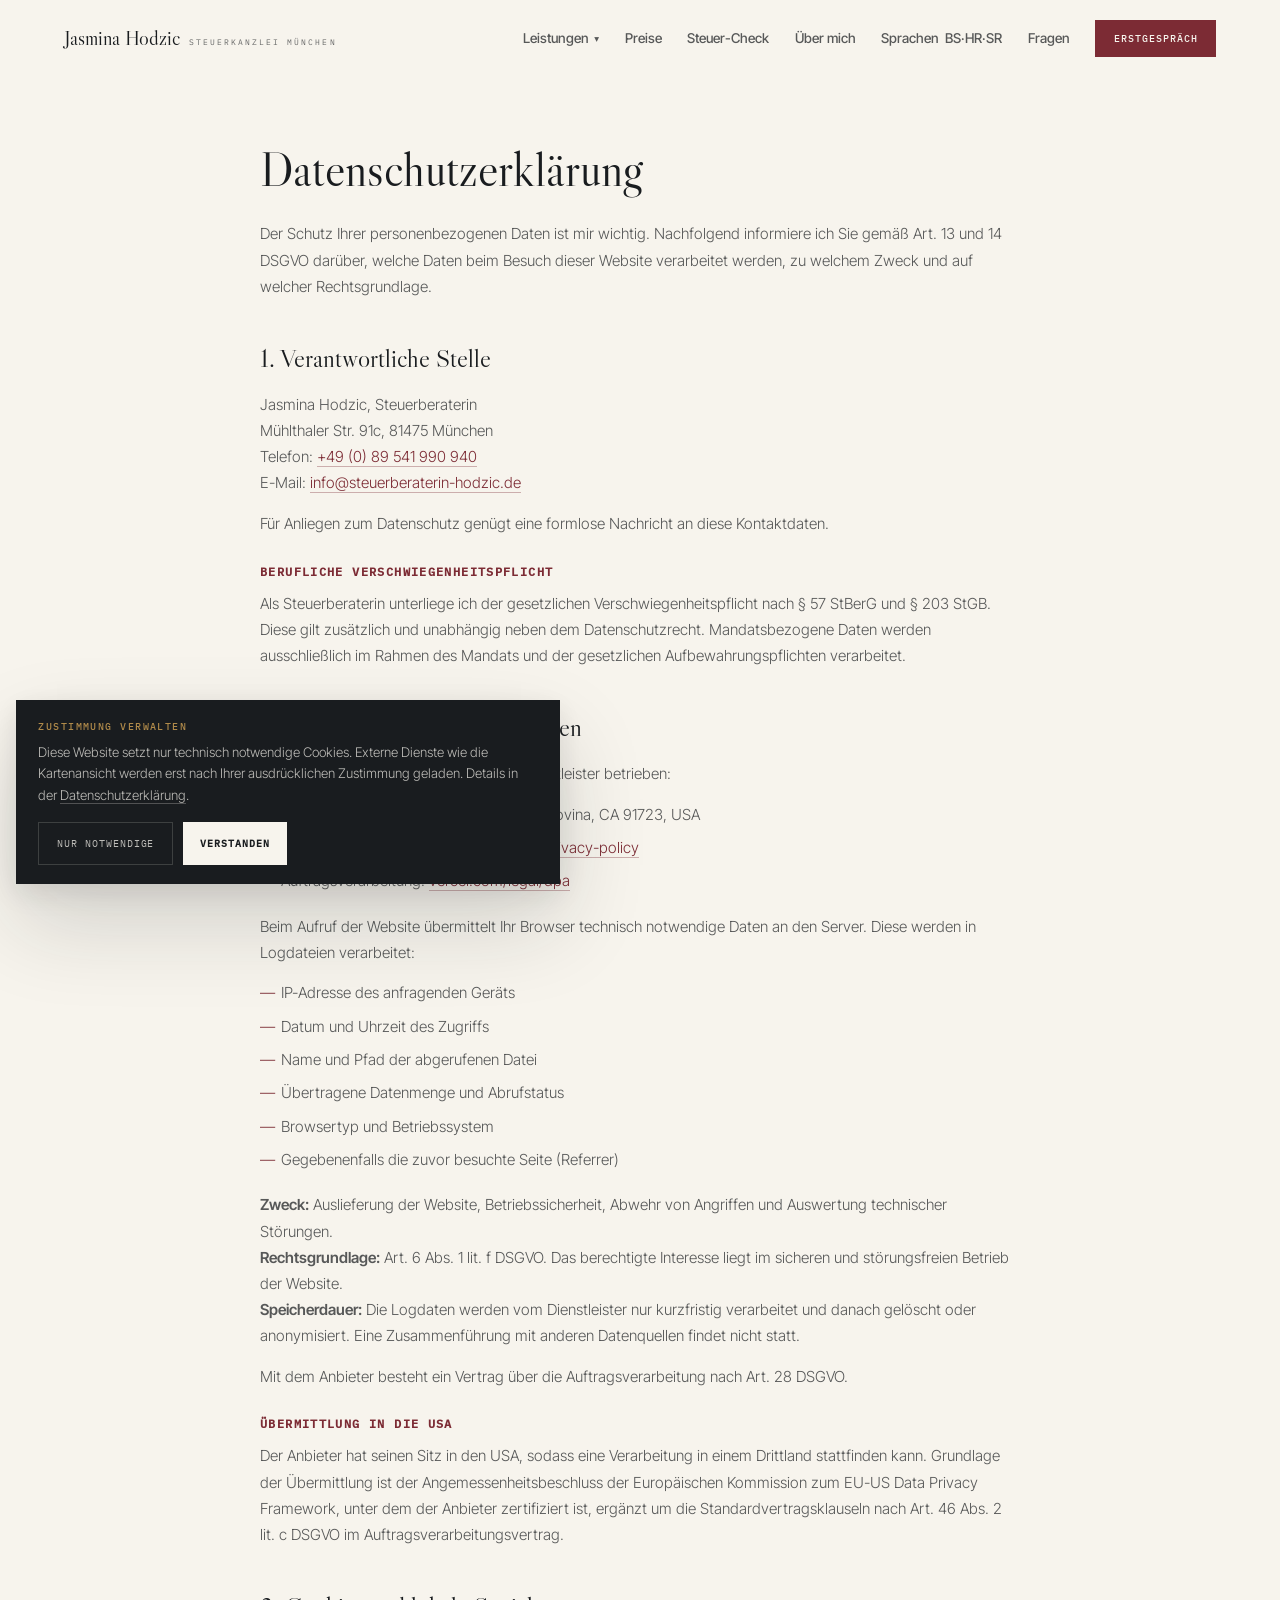
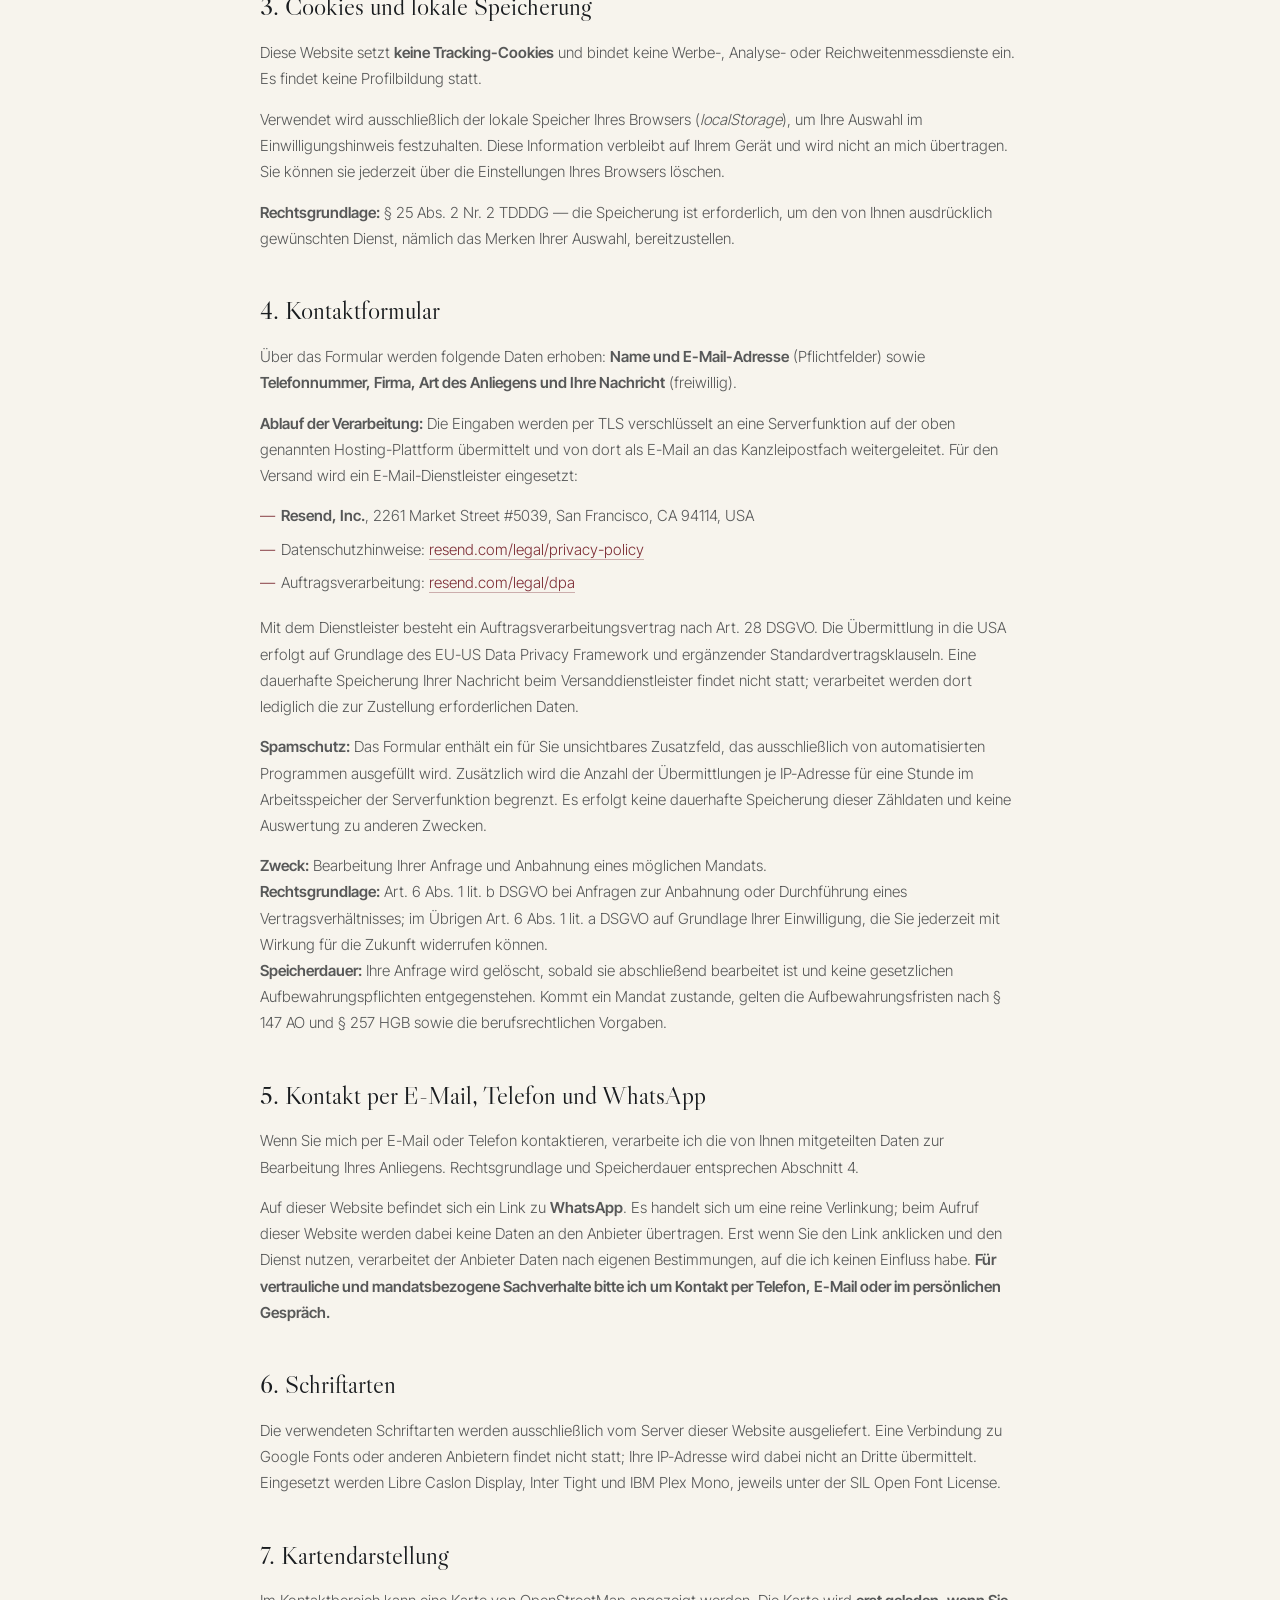
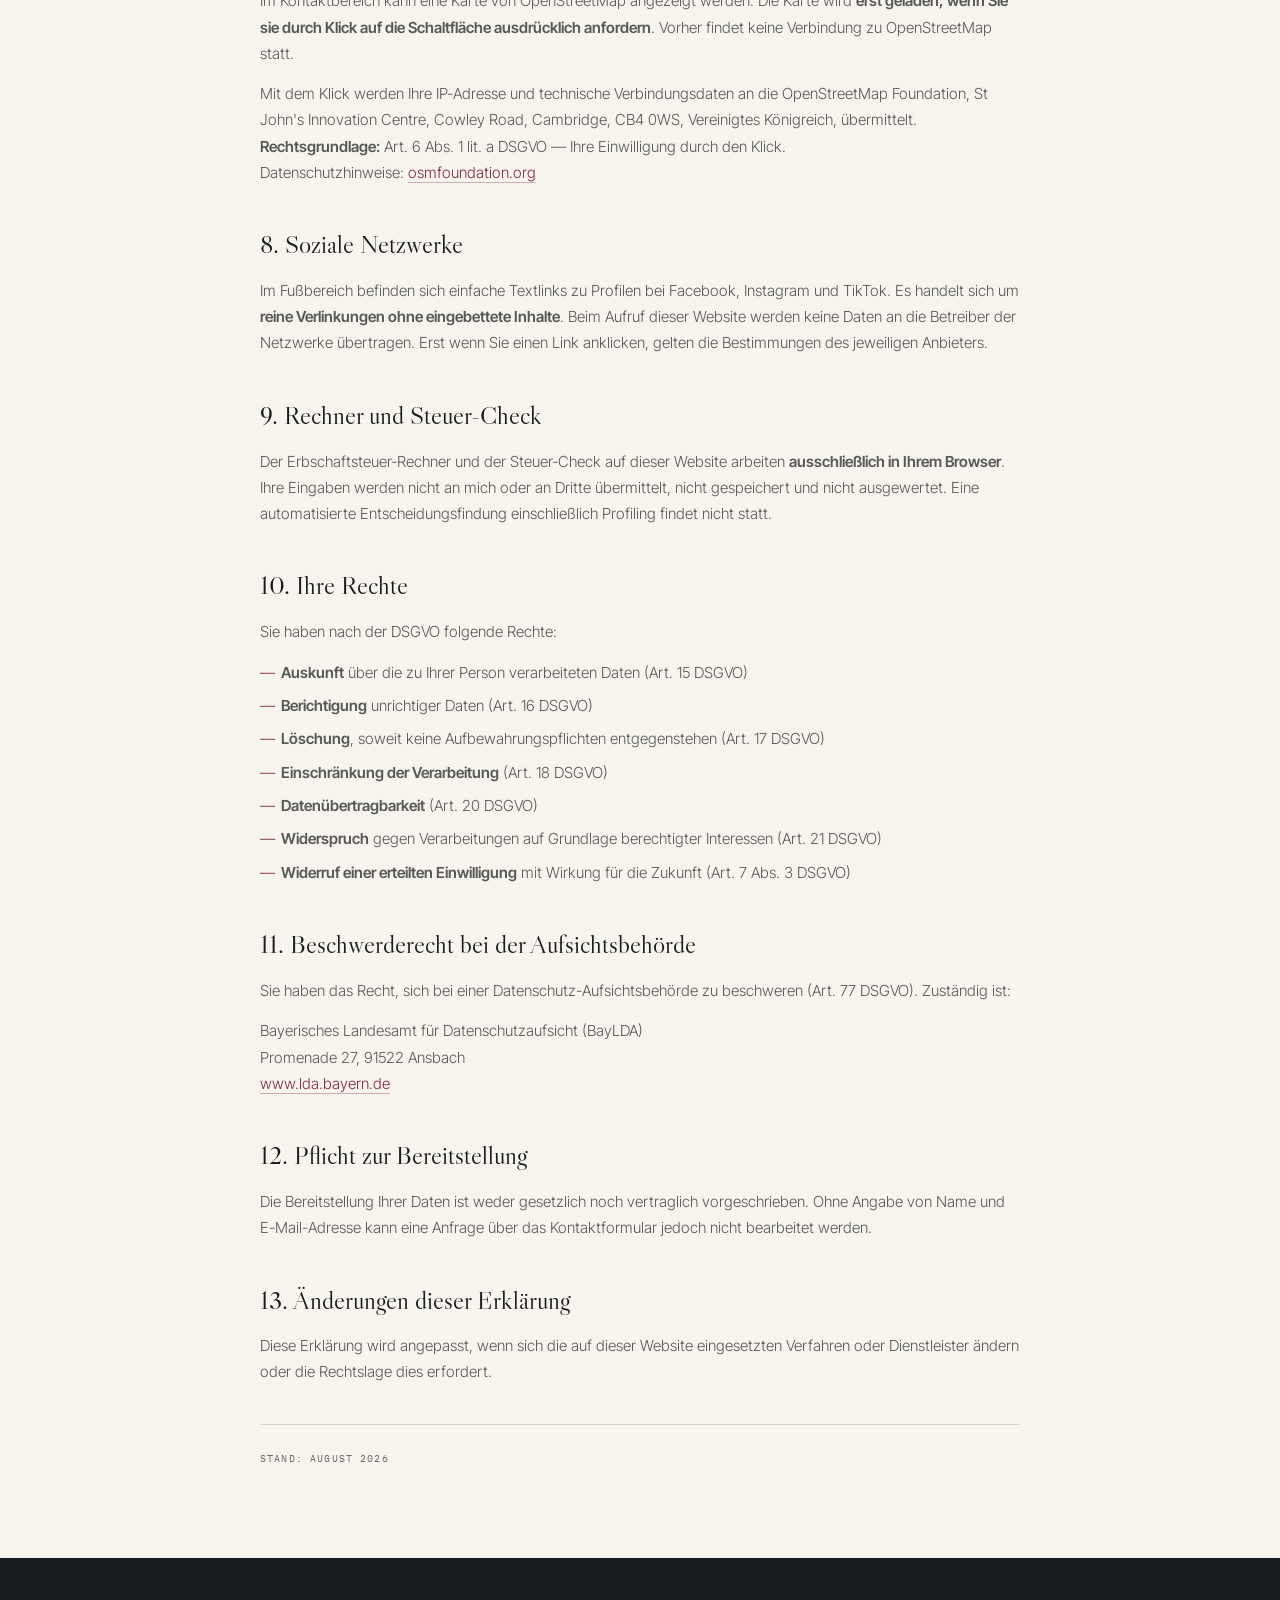
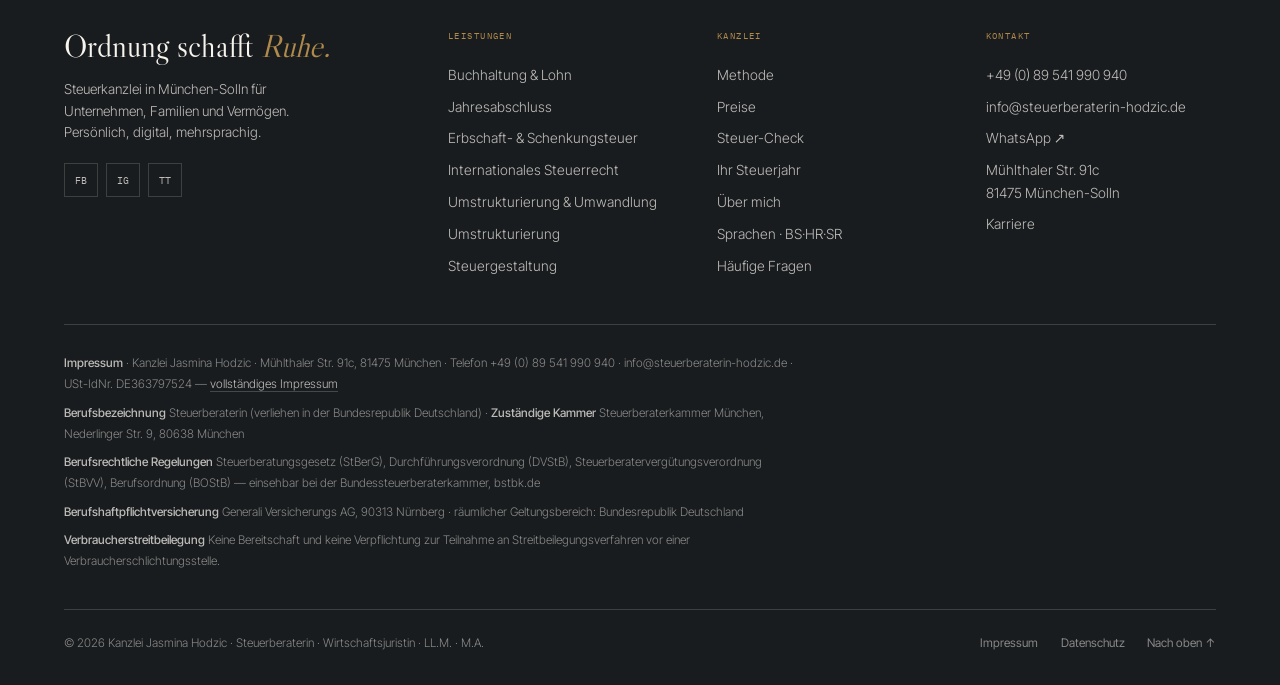
<file: datenschutz.html>
<!DOCTYPE html>
<html lang="de">
<head>
<meta charset="utf-8">
<meta name="viewport" content="width=device-width, initial-scale=1">
<title>Datenschutzerklärung | Kanzlei Jasmina Hodzic, Steuerberaterin München</title>
<meta name="description" content="Datenschutzerklärung der Kanzlei Jasmina Hodzic: Informationen nach Art. 13 DSGVO zu Hosting, Server-Logdateien, Kontaktformular, Kartendarstellung und Ihren Betroffenenrechten.">
<link rel="canonical" href="https://www.steuerberaterin-hodzic.de/datenschutz">
<meta name="robots" content="index,follow,max-image-preview:large">
<meta property="og:type" content="article">
<meta property="og:locale" content="de_DE">
<meta property="og:site_name" content="Kanzlei Jasmina Hodzic">
<meta property="og:title" content="Datenschutzerklärung | Kanzlei Jasmina Hodzic, Steuerberaterin München">
<meta property="og:description" content="Datenschutzerklärung der Kanzlei Jasmina Hodzic: Informationen nach Art. 13 DSGVO zu Hosting, Server-Logdateien, Kontaktformular, Kartendarstellung und Ihren Betroffenenrechten.">
<meta property="og:url" content="https://www.steuerberaterin-hodzic.de/datenschutz">
<meta property="og:image" content="https://www.steuerberaterin-hodzic.de/img/og-kanzlei-hodzic.jpg">
<meta name="twitter:card" content="summary_large_image">
<meta name="geo.region" content="DE-BY">
<meta name="geo.placename" content="München-Solln">
<meta name="theme-color" content="#F7F4ED">
<link rel="icon" href="data:image/svg+xml,%3Csvg xmlns='http://www.w3.org/2000/svg' viewBox='0 0 40 40'%3E%3Crect width='40' height='40' fill='%237C2B34'/%3E%3Ctext x='20' y='27' text-anchor='middle' font-family='Georgia,serif' font-size='17' fill='%23F7F4ED'%3EJH%3C/text%3E%3C/svg%3E">
<!-- Schriften selbst gehostet (assets/fonts/), bewusst ohne preload -->
<link rel="stylesheet" href="assets/css/site.css">
<script type="application/ld+json">
{}
</script>
</head>
<body>
<a class="skip" href="#inhalt">Zum Inhalt springen</a>
<div id="prog"></div>
<span id="top"></span>
<nav id="nav" aria-label="Hauptnavigation">
  <div class="in">
    <a class="lg" href="index.html" aria-label="Kanzlei Jasmina Hodzic — Startseite"><b>Jasmina Hodzic</b><s>Steuerkanzlei München</s></a>
    <div class="nl" id="nl">
      <div class="dd">
        <button aria-expanded="false" aria-haspopup="true">Leistungen <i>&#9662;</i></button>
        <div class="men">
          <a href="leistungen/buchhaltung-lohnabrechnung-muenchen.html">Buchhaltung &amp; Lohn<s>Laufend, monatlich, digital</s></a>
          <a href="leistungen/jahresabschluss-steuererklaerung-muenchen.html">Jahresabschluss &amp; Steuererklärung<s>Bilanz, EÜR, alle Erklärungen</s></a>
          <a href="leistungen/erbschaftsteuer-schenkungsteuer-muenchen.html">Erbschaft- &amp; Schenkungsteuer<s>Schwerpunkt der Kanzlei</s></a>
          <a href="leistungen/internationales-steuerrecht-muenchen.html">Internationales Steuerrecht<s>Zwei Länder, zwei Systeme</s></a>
          <a href="leistungen/umstrukturierung-umwandlung-muenchen.html">Umstrukturierung &amp; Umwandlung<s>Rechtsform, Holding, Nachfolge</s></a>
        </div>
      </div>
      <a href="index.html#preise">Preise</a>
      <a href="index.html#check">Steuer-Check</a>
      <a href="index.html#ueber">Über mich</a>
      <a href="steuerberater-bosnisch-kroatisch-serbisch-muenchen.html">Sprachen <span>BS·HR·SR</span></a>
      <a href="index.html#faq">Fragen</a>
      <a class="cta" href="index.html#kontakt">Erstgespräch</a>
    </div>
    <button id="burg" aria-label="Menü öffnen" aria-expanded="false" aria-controls="nl"><i></i><i></i><i></i></button>
  </div>
</nav>

<main id="inhalt"><div class="legal">

<h1>Datenschutzerklärung</h1>
<p>Der Schutz Ihrer personenbezogenen Daten ist mir wichtig. Nachfolgend informiere ich Sie gemäß
Art. 13 und 14 DSGVO darüber, welche Daten beim Besuch dieser Website verarbeitet werden, zu
welchem Zweck und auf welcher Rechtsgrundlage.</p>

<h2>1. Verantwortliche Stelle</h2>
<p>Jasmina Hodzic, Steuerberaterin<br>
Mühlthaler Str. 91c, 81475 München<br>
Telefon: <a href="tel:+4989541990940">+49 (0) 89 541 990 940</a><br>
E-Mail: <a href="mailto:info@steuerberaterin-hodzic.de">info@steuerberaterin-hodzic.de</a></p>
<p>Für Anliegen zum Datenschutz genügt eine formlose Nachricht an diese Kontaktdaten.</p>

<h3>Berufliche Verschwiegenheitspflicht</h3>
<p>Als Steuerberaterin unterliege ich der gesetzlichen Verschwiegenheitspflicht nach § 57 StBerG und
§ 203 StGB. Diese gilt zusätzlich und unabhängig neben dem Datenschutzrecht. Mandatsbezogene Daten
werden ausschließlich im Rahmen des Mandats und der gesetzlichen Aufbewahrungspflichten verarbeitet.</p>

<h2>2. Hosting und Server-Logdateien</h2>
<p>Diese Website wird bei einem externen Dienstleister betrieben:</p>
<ul>
  <li><strong>Vercel Inc.</strong>, 440 N Barranca Ave #4133, Covina, CA 91723, USA</li>
  <li>Datenschutzhinweise: <a href="https://vercel.com/legal/privacy-policy" target="_blank" rel="noopener">vercel.com/legal/privacy-policy</a></li>
  <li>Auftragsverarbeitung: <a href="https://vercel.com/legal/dpa" target="_blank" rel="noopener">vercel.com/legal/dpa</a></li>
</ul>
<p>Beim Aufruf der Website übermittelt Ihr Browser technisch notwendige Daten an den Server. Diese
werden in Logdateien verarbeitet:</p>
<ul>
  <li>IP-Adresse des anfragenden Geräts</li>
  <li>Datum und Uhrzeit des Zugriffs</li>
  <li>Name und Pfad der abgerufenen Datei</li>
  <li>Übertragene Datenmenge und Abrufstatus</li>
  <li>Browsertyp und Betriebssystem</li>
  <li>Gegebenenfalls die zuvor besuchte Seite (Referrer)</li>
</ul>
<p><strong>Zweck:</strong> Auslieferung der Website, Betriebssicherheit, Abwehr von Angriffen und
Auswertung technischer Störungen.<br>
<strong>Rechtsgrundlage:</strong> Art. 6 Abs. 1 lit. f DSGVO. Das berechtigte Interesse liegt im
sicheren und störungsfreien Betrieb der Website.<br>
<strong>Speicherdauer:</strong> Die Logdaten werden vom Dienstleister nur kurzfristig verarbeitet und
danach gelöscht oder anonymisiert. Eine Zusammenführung mit anderen Datenquellen findet nicht statt.</p>
<p>Mit dem Anbieter besteht ein Vertrag über die Auftragsverarbeitung nach Art. 28 DSGVO.</p>

<h3>Übermittlung in die USA</h3>
<p>Der Anbieter hat seinen Sitz in den USA, sodass eine Verarbeitung in einem Drittland stattfinden
kann. Grundlage der Übermittlung ist der Angemessenheitsbeschluss der Europäischen Kommission zum
EU-US Data Privacy Framework, unter dem der Anbieter zertifiziert ist, ergänzt um die
Standardvertragsklauseln nach Art. 46 Abs. 2 lit. c DSGVO im Auftragsverarbeitungsvertrag.</p>

<h2>3. Cookies und lokale Speicherung</h2>
<p>Diese Website setzt <strong>keine Tracking-Cookies</strong> und bindet keine Werbe-, Analyse- oder
Reichweitenmessdienste ein. Es findet keine Profilbildung statt.</p>
<p>Verwendet wird ausschließlich der lokale Speicher Ihres Browsers (<em>localStorage</em>), um Ihre
Auswahl im Einwilligungshinweis festzuhalten. Diese Information verbleibt auf Ihrem Gerät und wird
nicht an mich übertragen. Sie können sie jederzeit über die Einstellungen Ihres Browsers löschen.</p>
<p><strong>Rechtsgrundlage:</strong> § 25 Abs. 2 Nr. 2 TDDDG — die Speicherung ist erforderlich, um den
von Ihnen ausdrücklich gewünschten Dienst, nämlich das Merken Ihrer Auswahl, bereitzustellen.</p>

<h2>4. Kontaktformular</h2>
<p>Über das Formular werden folgende Daten erhoben: <strong>Name und E-Mail-Adresse</strong> (Pflichtfelder)
sowie <strong>Telefonnummer, Firma, Art des Anliegens und Ihre Nachricht</strong> (freiwillig).</p>
<p><strong>Ablauf der Verarbeitung:</strong> Die Eingaben werden per TLS verschlüsselt an eine
Serverfunktion auf der oben genannten Hosting-Plattform übermittelt und von dort als E-Mail an das
Kanzleipostfach weitergeleitet. Für den Versand wird ein E-Mail-Dienstleister eingesetzt:</p>
<ul>
  <li><strong>Resend, Inc.</strong>, 2261 Market Street #5039, San Francisco, CA 94114, USA</li>
  <li>Datenschutzhinweise: <a href="https://resend.com/legal/privacy-policy" target="_blank" rel="noopener">resend.com/legal/privacy-policy</a></li>
  <li>Auftragsverarbeitung: <a href="https://resend.com/legal/dpa" target="_blank" rel="noopener">resend.com/legal/dpa</a></li>
</ul>
<p>Mit dem Dienstleister besteht ein Auftragsverarbeitungsvertrag nach Art. 28 DSGVO. Die Übermittlung
in die USA erfolgt auf Grundlage des EU-US Data Privacy Framework und ergänzender
Standardvertragsklauseln. Eine dauerhafte Speicherung Ihrer Nachricht beim Versanddienstleister
findet nicht statt; verarbeitet werden dort lediglich die zur Zustellung erforderlichen Daten.</p>
<p><strong>Spamschutz:</strong> Das Formular enthält ein für Sie unsichtbares Zusatzfeld, das
ausschließlich von automatisierten Programmen ausgefüllt wird. Zusätzlich wird die Anzahl der
Übermittlungen je IP-Adresse für eine Stunde im Arbeitsspeicher der Serverfunktion begrenzt. Es
erfolgt keine dauerhafte Speicherung dieser Zähldaten und keine Auswertung zu anderen Zwecken.</p>
<p><strong>Zweck:</strong> Bearbeitung Ihrer Anfrage und Anbahnung eines möglichen Mandats.<br>
<strong>Rechtsgrundlage:</strong> Art. 6 Abs. 1 lit. b DSGVO bei Anfragen zur Anbahnung oder
Durchführung eines Vertragsverhältnisses; im Übrigen Art. 6 Abs. 1 lit. a DSGVO auf Grundlage Ihrer
Einwilligung, die Sie jederzeit mit Wirkung für die Zukunft widerrufen können.<br>
<strong>Speicherdauer:</strong> Ihre Anfrage wird gelöscht, sobald sie abschließend bearbeitet ist und
keine gesetzlichen Aufbewahrungspflichten entgegenstehen. Kommt ein Mandat zustande, gelten die
Aufbewahrungsfristen nach § 147 AO und § 257 HGB sowie die berufsrechtlichen Vorgaben.</p>

<h2>5. Kontakt per E-Mail, Telefon und WhatsApp</h2>
<p>Wenn Sie mich per E-Mail oder Telefon kontaktieren, verarbeite ich die von Ihnen mitgeteilten Daten
zur Bearbeitung Ihres Anliegens. Rechtsgrundlage und Speicherdauer entsprechen Abschnitt 4.</p>
<p>Auf dieser Website befindet sich ein Link zu <strong>WhatsApp</strong>. Es handelt sich um eine reine
Verlinkung; beim Aufruf dieser Website werden dabei keine Daten an den Anbieter übertragen. Erst wenn
Sie den Link anklicken und den Dienst nutzen, verarbeitet der Anbieter Daten nach eigenen
Bestimmungen, auf die ich keinen Einfluss habe. <strong>Für vertrauliche und mandatsbezogene
Sachverhalte bitte ich um Kontakt per Telefon, E-Mail oder im persönlichen Gespräch.</strong></p>

<h2>6. Schriftarten</h2>
<p>Die verwendeten Schriftarten werden ausschließlich vom Server dieser Website ausgeliefert. Eine
Verbindung zu Google Fonts oder anderen Anbietern findet nicht statt; Ihre IP-Adresse wird dabei nicht
an Dritte übermittelt. Eingesetzt werden Libre Caslon Display, Inter Tight und IBM Plex Mono, jeweils
unter der SIL Open Font License.</p>

<h2>7. Kartendarstellung</h2>
<p>Im Kontaktbereich kann eine Karte von OpenStreetMap angezeigt werden. Die Karte wird
<strong>erst geladen, wenn Sie sie durch Klick auf die Schaltfläche ausdrücklich anfordern</strong>.
Vorher findet keine Verbindung zu OpenStreetMap statt.</p>
<p>Mit dem Klick werden Ihre IP-Adresse und technische Verbindungsdaten an die OpenStreetMap
Foundation, St John's Innovation Centre, Cowley Road, Cambridge, CB4 0WS, Vereinigtes Königreich,
übermittelt.<br>
<strong>Rechtsgrundlage:</strong> Art. 6 Abs. 1 lit. a DSGVO — Ihre Einwilligung durch den Klick.<br>
Datenschutzhinweise: <a href="https://osmfoundation.org/wiki/Privacy_Policy" target="_blank" rel="noopener">osmfoundation.org</a></p>

<h2>8. Soziale Netzwerke</h2>
<p>Im Fußbereich befinden sich einfache Textlinks zu Profilen bei Facebook, Instagram und TikTok. Es
handelt sich um <strong>reine Verlinkungen ohne eingebettete Inhalte</strong>. Beim Aufruf dieser
Website werden keine Daten an die Betreiber der Netzwerke übertragen. Erst wenn Sie einen Link
anklicken, gelten die Bestimmungen des jeweiligen Anbieters.</p>

<h2>9. Rechner und Steuer-Check</h2>
<p>Der Erbschaftsteuer-Rechner und der Steuer-Check auf dieser Website arbeiten
<strong>ausschließlich in Ihrem Browser</strong>. Ihre Eingaben werden nicht an mich oder an Dritte
übermittelt, nicht gespeichert und nicht ausgewertet. Eine automatisierte Entscheidungsfindung
einschließlich Profiling findet nicht statt.</p>

<h2>10. Ihre Rechte</h2>
<p>Sie haben nach der DSGVO folgende Rechte:</p>
<ul>
  <li><strong>Auskunft</strong> über die zu Ihrer Person verarbeiteten Daten (Art. 15 DSGVO)</li>
  <li><strong>Berichtigung</strong> unrichtiger Daten (Art. 16 DSGVO)</li>
  <li><strong>Löschung</strong>, soweit keine Aufbewahrungspflichten entgegenstehen (Art. 17 DSGVO)</li>
  <li><strong>Einschränkung der Verarbeitung</strong> (Art. 18 DSGVO)</li>
  <li><strong>Datenübertragbarkeit</strong> (Art. 20 DSGVO)</li>
  <li><strong>Widerspruch</strong> gegen Verarbeitungen auf Grundlage berechtigter Interessen (Art. 21 DSGVO)</li>
  <li><strong>Widerruf einer erteilten Einwilligung</strong> mit Wirkung für die Zukunft (Art. 7 Abs. 3 DSGVO)</li>
</ul>

<h2>11. Beschwerderecht bei der Aufsichtsbehörde</h2>
<p>Sie haben das Recht, sich bei einer Datenschutz-Aufsichtsbehörde zu beschweren (Art. 77 DSGVO).
Zuständig ist:</p>
<p>Bayerisches Landesamt für Datenschutzaufsicht (BayLDA)<br>
Promenade 27, 91522 Ansbach<br>
<a href="https://www.lda.bayern.de/" target="_blank" rel="noopener">www.lda.bayern.de</a></p>

<h2>12. Pflicht zur Bereitstellung</h2>
<p>Die Bereitstellung Ihrer Daten ist weder gesetzlich noch vertraglich vorgeschrieben. Ohne Angabe von
Name und E-Mail-Adresse kann eine Anfrage über das Kontaktformular jedoch nicht bearbeitet werden.</p>

<h2>13. Änderungen dieser Erklärung</h2>
<p>Diese Erklärung wird angepasst, wenn sich die auf dieser Website eingesetzten Verfahren oder
Dienstleister ändern oder die Rechtslage dies erfordert.</p>

<p class="stand">Stand: August 2026</p>

</div></main>
<footer>
  <div class="in">
    <div class="fo">
      <div>
        <p class="cl">Ordnung schafft <em>Ruhe.</em></p>
        <p style="font-size:.85rem;color:var(--p72);font-weight:300;margin-bottom:1rem;max-width:34ch">Steuerkanzlei in München-Solln für Unternehmen, Familien und Vermögen. Persönlich, digital, mehrsprachig.</p>
        <div class="so">
          <a href="https://www.facebook.com/SteuerberaterinJasminaHodzic/" target="_blank" rel="noopener" aria-label="Facebook der Kanzlei">fb</a>
          <a href="https://www.instagram.com/steuerberaterinjasmina/" target="_blank" rel="noopener" aria-label="Instagram der Kanzlei">ig</a>
          <a href="https://www.tiktok.com/@steuerberaterinjasmina" target="_blank" rel="noopener" aria-label="TikTok der Kanzlei">tt</a>
        </div>
      </div>
      <div><p class="t">Leistungen</p>
        <a class="l" href="leistungen/buchhaltung-lohnabrechnung-muenchen.html">Buchhaltung &amp; Lohn</a>
        <a class="l" href="leistungen/jahresabschluss-steuererklaerung-muenchen.html">Jahresabschluss</a>
        <a class="l" href="leistungen/erbschaftsteuer-schenkungsteuer-muenchen.html">Erbschaft- &amp; Schenkungsteuer</a>
        <a class="l" href="leistungen/internationales-steuerrecht-muenchen.html">Internationales Steuerrecht</a>
        <a class="l" href="leistungen/umstrukturierung-umwandlung-muenchen.html">Umstrukturierung &amp; Umwandlung</a>
        <a class="l" href="index.html#leistungen">Umstrukturierung</a>
        <a class="l" href="index.html#leistungen">Steuergestaltung</a></div>
      <div><p class="t">Kanzlei</p>
        <a class="l" href="index.html#methode">Methode</a>
        <a class="l" href="index.html#preise">Preise</a>
        <a class="l" href="index.html#check">Steuer-Check</a>
        <a class="l" href="index.html#jahr">Ihr Steuerjahr</a>
        <a class="l" href="index.html#ueber">Über mich</a>
        <a class="l" href="steuerberater-bosnisch-kroatisch-serbisch-muenchen.html">Sprachen · BS·HR·SR</a>
        <a class="l" href="index.html#faq">Häufige Fragen</a></div>
      <div><p class="t">Kontakt</p>
        <a class="l" href="tel:+4989541990940">+49 (0) 89 541 990 940</a>
        <a class="l" href="mailto:info@steuerberaterin-hodzic.de">info@steuerberaterin-hodzic.de</a>
        <a class="l" href="https://wa.me/4989541990940" target="_blank" rel="noopener">WhatsApp ↗</a>
        <a class="l" href="index.html#kontakt">Mühlthaler Str. 91c<br>81475 München-Solln</a>
        <a class="l" href="mailto:info@steuerberaterin-hodzic.de?subject=Bewerbung">Karriere</a></div>
    </div>
    <div class="recht">
      <p><b>Impressum</b> · Kanzlei Jasmina Hodzic · Mühlthaler Str. 91c, 81475 München · Telefon +49 (0) 89 541 990 940 · info@steuerberaterin-hodzic.de · USt-IdNr. DE363797524 — <a href="impressum.html">vollständiges Impressum</a></p>
      <p><b>Berufsbezeichnung</b> Steuerberaterin (verliehen in der Bundesrepublik Deutschland) · <b>Zuständige Kammer</b> Steuerberaterkammer München, Nederlinger Str. 9, 80638 München</p>
      <p><b>Berufsrechtliche Regelungen</b> Steuerberatungsgesetz (StBerG), Durchführungsverordnung (DVStB), Steuerberatervergütungsverordnung (StBVV), Berufsordnung (BOStB) — einsehbar bei der Bundessteuerberaterkammer, bstbk.de</p>
      <p><b>Berufshaftpflichtversicherung</b> Generali Versicherungs AG, 90313 Nürnberg · räumlicher Geltungsbereich: Bundesrepublik Deutschland</p>
      <p><b>Verbraucherstreitbeilegung</b> Keine Bereitschaft und keine Verpflichtung zur Teilnahme an Streitbeilegungsverfahren vor einer Verbraucherschlichtungsstelle.</p>
    </div>
    <div class="fu">
      <p>© 2026 Kanzlei Jasmina Hodzic · Steuerberaterin · Wirtschaftsjuristin · LL.M. · M.A.</p>
      <div class="lk"><a href="impressum.html">Impressum</a><a href="datenschutz.html">Datenschutz</a><a href="#top">Nach oben ↑</a></div>
    </div>
  </div>
</footer>

<div id="sticky">
  <a class="wa" href="https://wa.me/4989541990940?text=Guten%20Tag%2C%20ich%20interessiere%20mich%20f%C3%BCr%20ein%20kostenloses%20Erstgespr%C3%A4ch." target="_blank" rel="noopener" aria-label="Per WhatsApp schreiben">
    <svg viewBox="0 0 24 24" width="24" height="24" fill="#fff" aria-hidden="true"><path d="M17.47 14.38c-.3-.15-1.76-.87-2.03-.97-.27-.1-.47-.15-.67.15-.2.3-.77.97-.94 1.17-.17.2-.35.22-.65.07-.3-.15-1.26-.46-2.4-1.48-.89-.79-1.49-1.77-1.66-2.07-.17-.3-.02-.46.13-.61.14-.14.3-.35.45-.53.15-.18.2-.3.3-.5.1-.2.05-.38-.02-.53-.08-.15-.67-1.62-.92-2.21-.24-.58-.49-.5-.67-.51h-.57c-.2 0-.52.07-.79.38-.27.3-1.04 1.02-1.04 2.48s1.07 2.88 1.22 3.08c.15.2 2.1 3.2 5.08 4.49.71.31 1.26.49 1.69.62.71.23 1.36.2 1.87.12.57-.09 1.76-.72 2.01-1.41.25-.69.25-1.29.17-1.41-.07-.13-.27-.2-.57-.35Z"/><path d="M12.04 2.5c-5.23 0-9.48 4.25-9.48 9.48 0 1.67.44 3.3 1.27 4.74L2.5 21.5l4.9-1.28a9.44 9.44 0 0 0 4.63 1.2h.01c5.23 0 9.48-4.25 9.48-9.48 0-2.53-.99-4.91-2.78-6.7a9.4 9.4 0 0 0-6.7-2.74Zm0 17.36h-.01a7.9 7.9 0 0 1-4.02-1.1l-.29-.17-2.91.76.78-2.84-.19-.29a7.85 7.85 0 0 1-1.21-4.2 7.89 7.89 0 0 1 7.87-7.87c2.1 0 4.08.82 5.56 2.31a7.82 7.82 0 0 1 2.3 5.57 7.89 7.89 0 0 1-7.88 7.83Z"/></svg>
  </a>
  <a class="tm" href="index.html#kontakt">Termin anfragen</a>
</div>

<div id="cook" role="dialog" aria-label="Einwilligung verwalten">
  <p><b>Zustimmung verwalten</b>Diese Website setzt nur technisch notwendige Cookies. Externe Dienste wie die Kartenansicht werden erst nach Ihrer ausdrücklichen Zustimmung geladen. Details in der <a href="datenschutz.html">Datenschutzerklärung</a>.</p>
  <div class="bt"><button class="no" id="ck-no">Nur notwendige</button><button class="ok" id="ck-ok">Verstanden</button></div>
</div>

<script src="assets/js/site.js" defer></script>
</body>
</html>
</file>
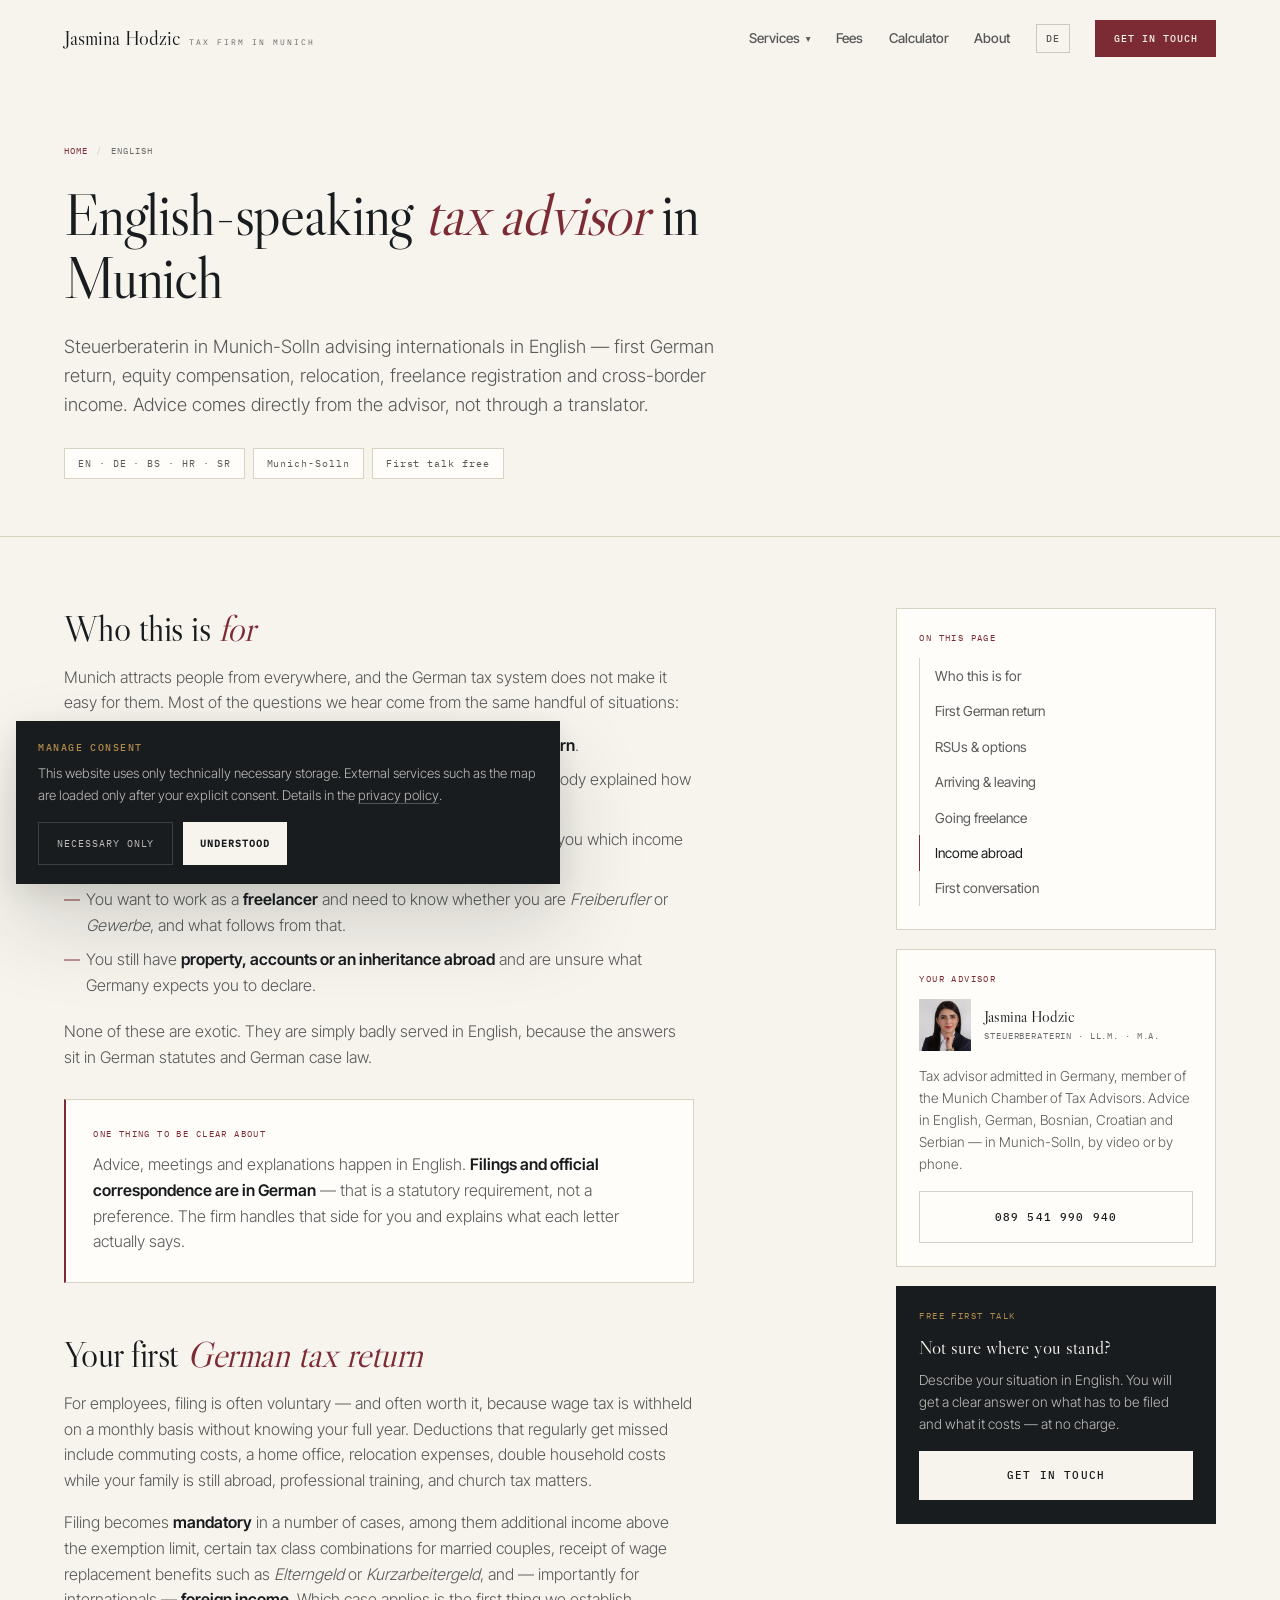
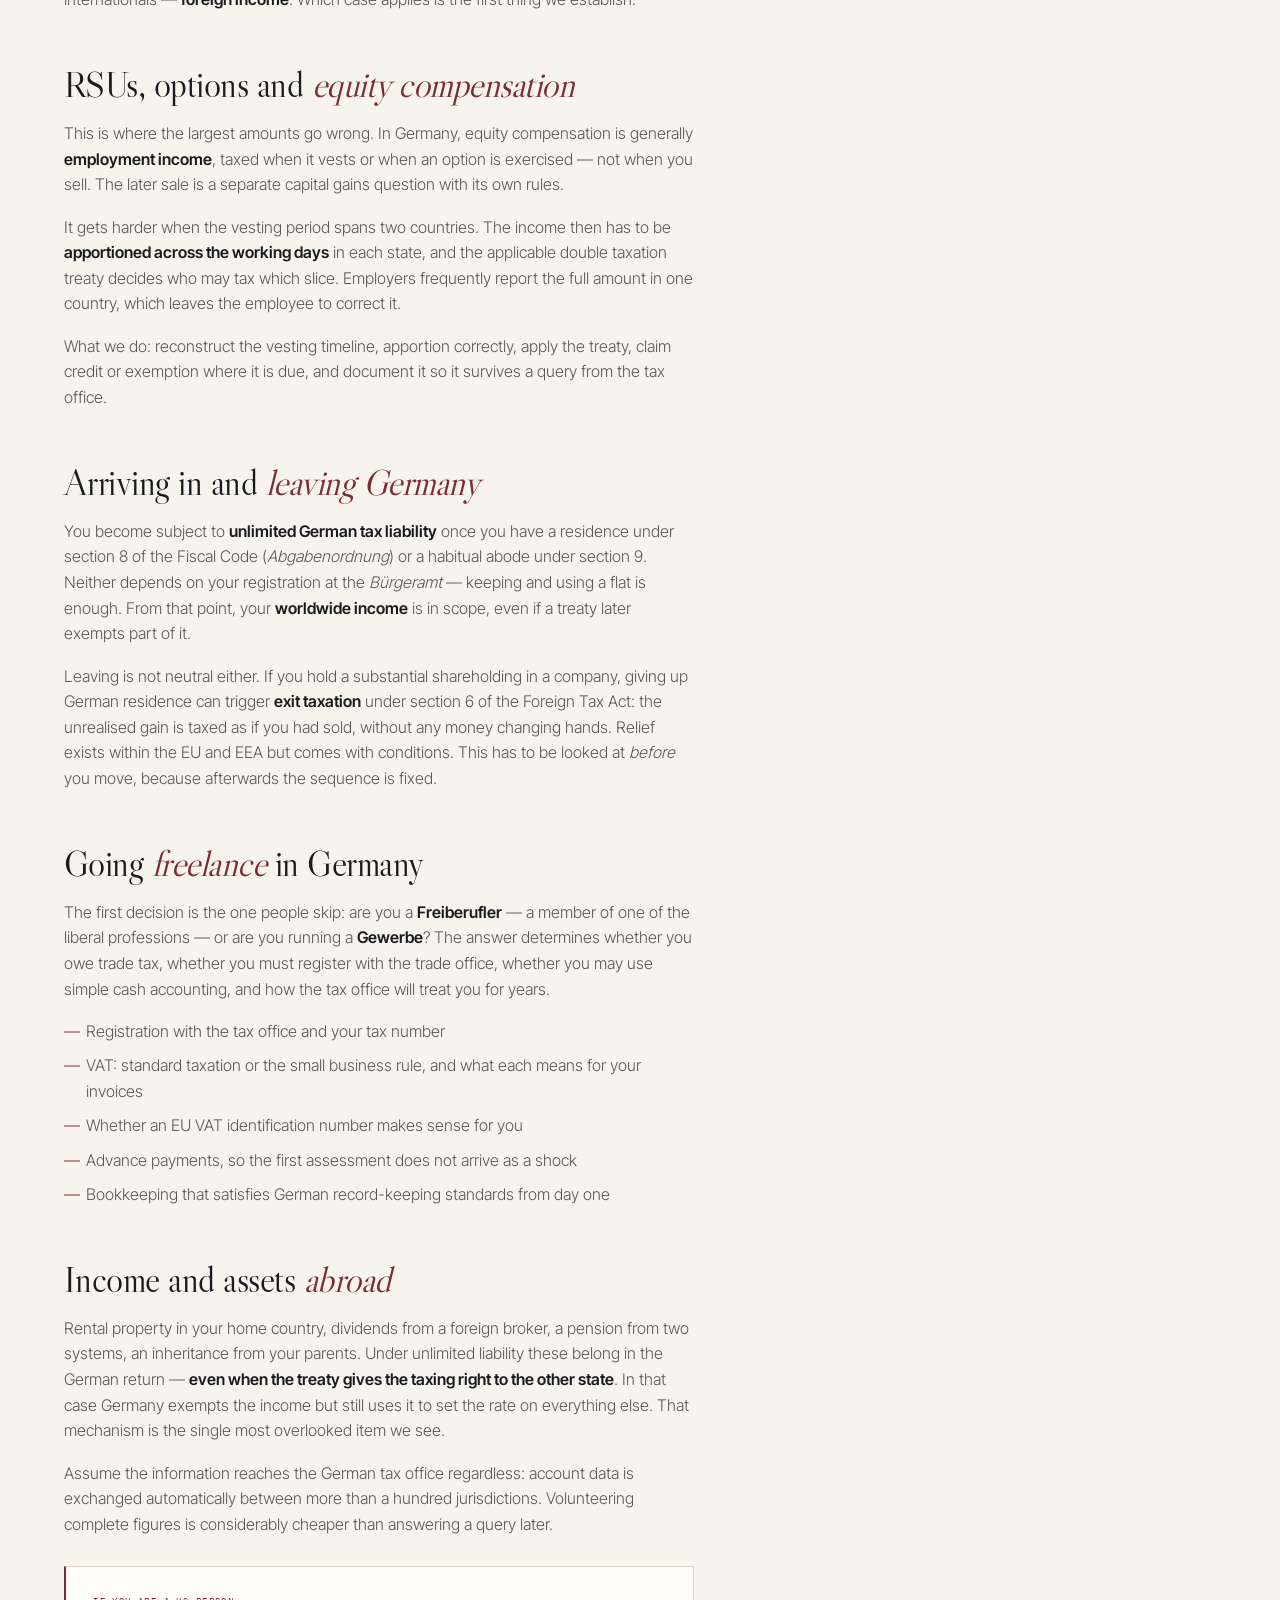
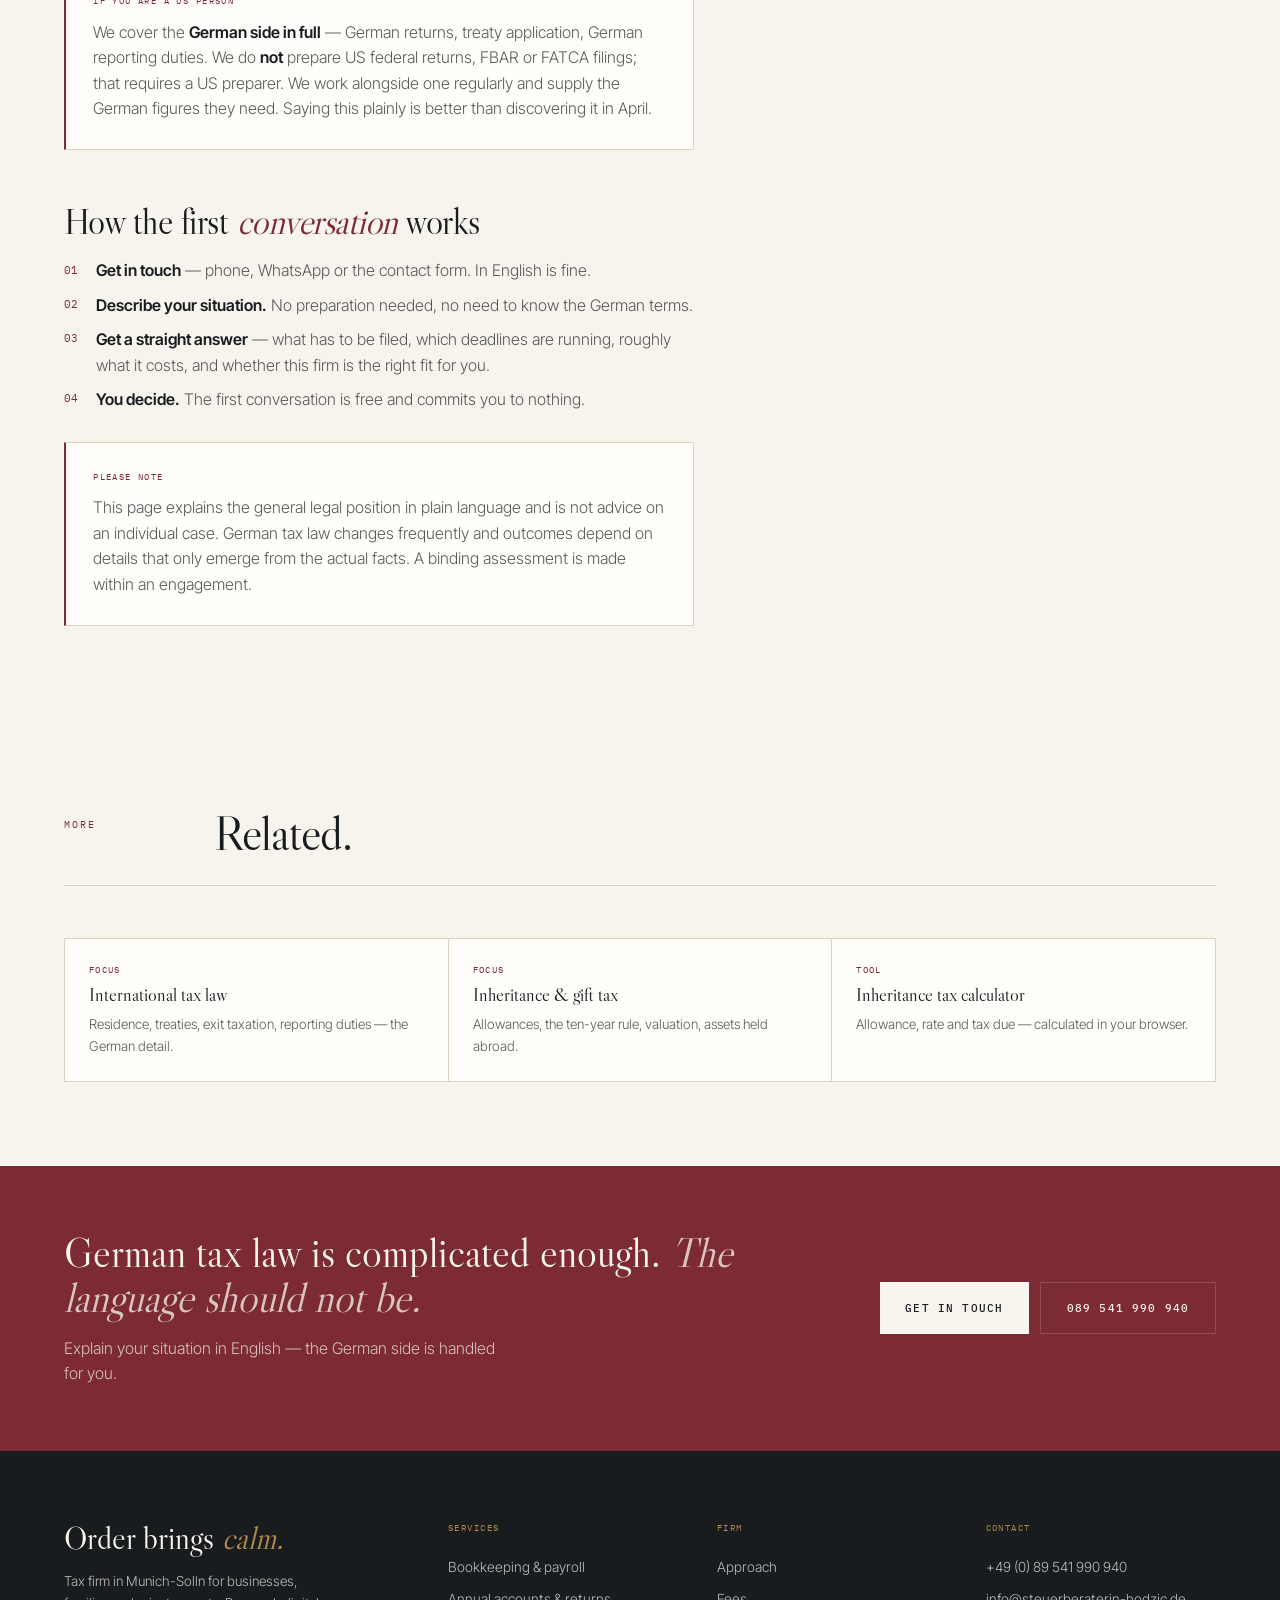
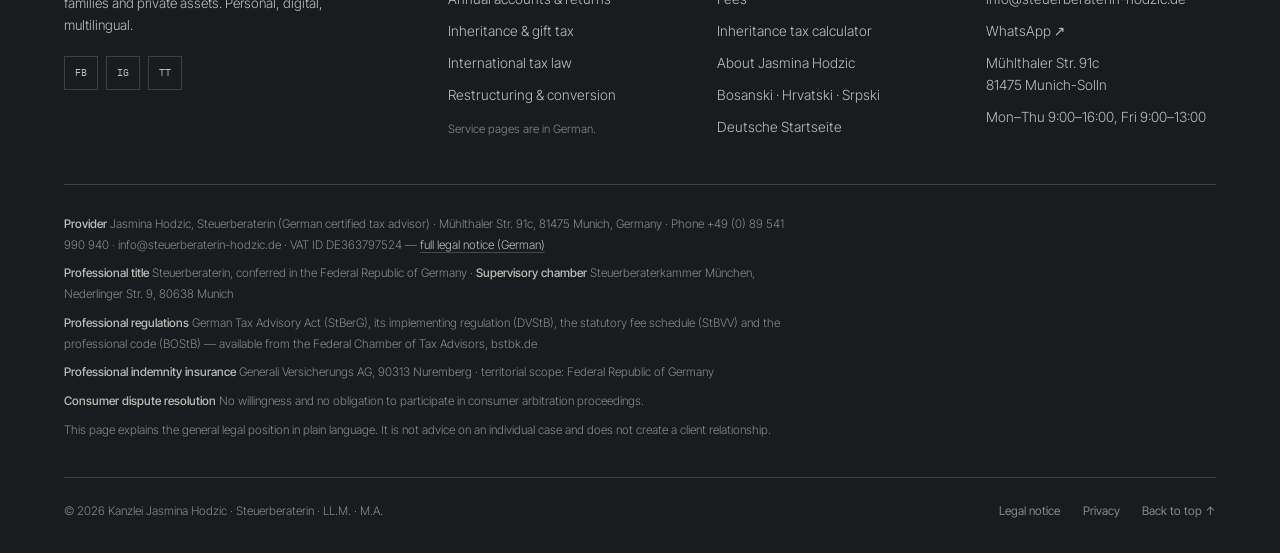
<file: english-speaking-tax-advisor-munich.html>
<!DOCTYPE html>
<html lang="en">
<head>
<meta charset="utf-8">
<meta name="viewport" content="width=device-width, initial-scale=1">
<title>English-speaking Tax Advisor in Munich | Kanzlei Jasmina Hodzic</title>
<meta name="description" content="English-speaking tax advisor (Steuerberaterin) in Munich-Solln: first German tax return, RSUs and stock options, relocation, freelance registration, double taxation treaties. Free first conversation.">
<link rel="canonical" href="https://www.steuerberaterin-hodzic.de/english-speaking-tax-advisor-munich">
<link rel="alternate" hreflang="de" href="https://www.steuerberaterin-hodzic.de/">
<link rel="alternate" hreflang="en" href="https://www.steuerberaterin-hodzic.de/english-speaking-tax-advisor-munich">
<link rel="alternate" hreflang="bs" href="https://www.steuerberaterin-hodzic.de/steuerberater-bosnisch-kroatisch-serbisch-muenchen">
<link rel="alternate" hreflang="hr" href="https://www.steuerberaterin-hodzic.de/steuerberater-bosnisch-kroatisch-serbisch-muenchen">
<link rel="alternate" hreflang="sr" href="https://www.steuerberaterin-hodzic.de/steuerberater-bosnisch-kroatisch-serbisch-muenchen">
<link rel="alternate" hreflang="x-default" href="https://www.steuerberaterin-hodzic.de/">
<meta name="robots" content="index,follow,max-image-preview:large">
<meta property="og:type" content="article">
<meta property="og:locale" content="en_GB">
<meta property="og:site_name" content="Kanzlei Jasmina Hodzic">
<meta property="og:title" content="English-speaking Tax Advisor in Munich | Kanzlei Jasmina Hodzic">
<meta property="og:description" content="English-speaking tax advisor (Steuerberaterin) in Munich-Solln: first German tax return, RSUs and stock options, relocation, freelance registration, double taxation treaties. Free first conversation.">
<meta property="og:url" content="https://www.steuerberaterin-hodzic.de/english-speaking-tax-advisor-munich">
<meta property="og:image" content="https://www.steuerberaterin-hodzic.de/img/og-kanzlei-hodzic.jpg">
<meta name="twitter:card" content="summary_large_image">
<meta name="geo.region" content="DE-BY">
<meta name="geo.placename" content="München-Solln">
<meta name="theme-color" content="#F7F4ED">
<link rel="icon" href="data:image/svg+xml,%3Csvg xmlns='http://www.w3.org/2000/svg' viewBox='0 0 40 40'%3E%3Crect width='40' height='40' fill='%237C2B34'/%3E%3Ctext x='20' y='27' text-anchor='middle' font-family='Georgia,serif' font-size='17' fill='%23F7F4ED'%3EJH%3C/text%3E%3C/svg%3E">
<!-- Schriften selbst gehostet (assets/fonts/), bewusst ohne preload -->
<link rel="stylesheet" href="assets/css/site.css">
<script type="application/ld+json">
{
"@context": "https://schema.org",
"@graph": [
{
"@type": "Service",
"@id": "https://www.steuerberaterin-hodzic.de/english-speaking-tax-advisor-munich#service",
"name": "English-speaking tax advice in Munich",
"description": "Tax advice in English for internationals living and working in Munich: first German tax return, equity compensation such as RSUs and stock options, relocation in and out of Germany, freelance registration, double taxation treaties and German reporting obligations.",
"url": "https://www.steuerberaterin-hodzic.de/english-speaking-tax-advisor-munich",
"serviceType": "Tax advisory",
"provider": {
"@type": "AccountingService",
"@id": "https://www.steuerberaterin-hodzic.de/#kanzlei",
"name": "Kanzlei Jasmina Hodzic – Steuerberaterin",
"telephone": "+49-89-541990940",
"email": "info@steuerberaterin-hodzic.de",
"address": {
"@type": "PostalAddress",
"streetAddress": "Mühlthaler Str. 91c",
"postalCode": "81475",
"addressLocality": "Munich",
"addressRegion": "Bavaria",
"addressCountry": "DE"
}
},
"areaServed": [
{
"@type": "City",
"name": "Munich"
},
{
"@type": "Country",
"name": "Germany"
}
],
"availableLanguage": [
"en",
"de",
"bs",
"hr",
"sr"
],
"audience": {
"@type": "Audience",
"audienceType": "Expatriates and international professionals in Munich"
}
},
{
"@type": "BreadcrumbList",
"@id": "https://www.steuerberaterin-hodzic.de/english-speaking-tax-advisor-munich#brot",
"itemListElement": [
{
"@type": "ListItem",
"position": 1,
"name": "Home",
"item": "https://www.steuerberaterin-hodzic.de/"
},
{
"@type": "ListItem",
"position": 2,
"name": "English-speaking tax advisor in Munich",
"item": "https://www.steuerberaterin-hodzic.de/english-speaking-tax-advisor-munich"
}
]
},
{
"@type": "FAQPage",
"@id": "https://www.steuerberaterin-hodzic.de/english-speaking-tax-advisor-munich#faq",
"mainEntity": [
{
"@type": "Question",
"name": "Do I need to file a German tax return?",
"acceptedAnswer": {
"@type": "Answer",
"text": "If you are employed in Germany, filing is often voluntary but usually worthwhile, because overpaid wage tax is refunded. Filing becomes mandatory in a number of situations, for example when you have additional income above the exemption limit, when both spouses use certain tax class combinations, when you received wage replacement benefits, or when you have foreign income. We check which case applies to you before anything is filed."
}
},
{
"@type": "Question",
"name": "How are RSUs and stock options taxed in Germany?",
"acceptedAnswer": {
"@type": "Answer",
"text": "Equity compensation is generally treated as employment income and taxed at vesting or exercise, not at sale. A later sale is a separate capital gains matter. Where the vesting period covers work in more than one country, the income has to be apportioned, and the applicable double taxation treaty decides which state may tax which part. Getting the apportionment and the reporting right is where most mistakes happen."
}
},
{
"@type": "Question",
"name": "I moved to Germany mid-year. What applies to me?",
"acceptedAnswer": {
"@type": "Answer",
"text": "You become subject to unlimited German tax liability from the day you establish a residence under section 8 of the German Fiscal Code, or a habitual abode under section 9. From that point your worldwide income is in scope. Income earned before that date is treated separately, and the applicable treaty determines how your former country of residence is accounted for."
}
},
{
"@type": "Question",
"name": "I am a US citizen living in Munich. Can you help?",
"acceptedAnswer": {
"@type": "Answer",
"text": "We handle the German side in full: German returns, treaty application, and German reporting obligations. We do not prepare US federal returns, FBAR or FATCA filings for the US authorities — for those you need a US preparer. We are used to working alongside one and will share the German figures they need."
}
},
{
"@type": "Question",
"name": "Can I get advice in English?",
"acceptedAnswer": {
"@type": "Answer",
"text": "Yes. Advice is given directly by the Steuerberaterin in German, English, Bosnian, Croatian or Serbian. Correspondence with the German tax office is handled by the firm, and documents are explained in your language. Note that filings and official letters themselves are in German — that is a legal requirement, not a choice."
}
},
{
"@type": "Question",
"name": "What does a tax advisor in Germany cost?",
"acceptedAnswer": {
"@type": "Answer",
"text": "Fees for German tax advisors are governed by a statutory schedule, the Steuerberatervergütungsverordnung, and depend on the value of the matter and the work involved. As a guide for ongoing engagements the firm quotes from 39 € per month for private individuals, from 149 € for the self-employed and from 349 € for a GmbH or UG, plus VAT. The first conversation is free and non-binding."
}
}
]
}
]
}
</script>
</head>
<body>
<a class="skip" href="#inhalt">Skip to content</a>
<div id="prog"></div>
<span id="top"></span>
<nav id="nav" aria-label="Main navigation">
  <div class="in">
    <a class="lg" href="index.html"><b>Jasmina Hodzic</b><s>Tax firm in Munich</s></a>
    <div class="nl" id="nl">
      <div class="dd">
        <button aria-expanded="false" aria-haspopup="true">Services <i>&#9662;</i></button>
        <div class="men">
          <a href="leistungen/buchhaltung-lohnabrechnung-muenchen.html" hreflang="de" lang="de">Bookkeeping &amp; payroll<s>German page</s></a>
          <a href="leistungen/jahresabschluss-steuererklaerung-muenchen.html" hreflang="de" lang="de">Annual accounts &amp; returns<s>German page</s></a>
          <a href="leistungen/erbschaftsteuer-schenkungsteuer-muenchen.html" hreflang="de" lang="de">Inheritance &amp; gift tax<s>German page</s></a>
          <a href="leistungen/internationales-steuerrecht-muenchen.html" hreflang="de" lang="de">International tax law<s>German page</s></a>
        </div>
      </div>
      <a href="index.html#preise" hreflang="de" lang="de">Fees</a>
      <a href="erbschaftsteuer-rechner.html" hreflang="de" lang="de">Calculator</a>
      <a href="index.html#ueber" hreflang="de" lang="de">About</a>
      <a class="lang" href="index.html" hreflang="de" lang="de">DE</a>
      <a class="cta" href="index.html#kontakt">Get in touch</a>
    </div>
    <button id="burg" aria-label="Open menu" aria-expanded="false" aria-controls="nl"><i></i><i></i><i></i></button>
  </div>
</nav>
<header class="ukopf"><div class="in"><div class="brot"><a href="index.html">Home</a><i>/</i><span>English</span></div><h1>English-speaking <em>tax advisor</em> in Munich</h1><p class="lead">Steuerberaterin in Munich-Solln advising internationals in English — first German return, equity compensation, relocation, freelance registration and cross-border income. Advice comes directly from the advisor, not through a translator.</p><div class="meta"><span>EN · DE · BS · HR · SR</span><span>Munich-Solln</span><span>First talk free</span></div></div></header>
<main id="inhalt"><div class="ubody">
<article class="prosa">

<h2 id="who">Who this is <em>for</em></h2>
<p>Munich attracts people from everywhere, and the German tax system does not make it easy for them. Most of the questions we hear come from the same handful of situations:</p>
<ul>
  <li>You moved to Germany for work and face your <strong>first German tax return</strong>.</li>
  <li>Part of your pay arrives as <strong>RSUs, stock options or an ESPP</strong>, and nobody explained how that is taxed here.</li>
  <li>You are <strong>leaving Germany</strong>, or arriving mid-year, and no one has told you which income belongs where.</li>
  <li>You want to work as a <strong>freelancer</strong> and need to know whether you are <em>Freiberufler</em> or <em>Gewerbe</em>, and what follows from that.</li>
  <li>You still have <strong>property, accounts or an inheritance abroad</strong> and are unsure what Germany expects you to declare.</li>
</ul>
<p>None of these are exotic. They are simply badly served in English, because the answers sit in German statutes and German case law.</p>

<div class="kasten">
  <span class="lb">One thing to be clear about</span>
  <p>Advice, meetings and explanations happen in English. <strong>Filings and official correspondence are in German</strong> — that is a statutory requirement, not a preference. The firm handles that side for you and explains what each letter actually says.</p>
</div>

<h2 id="returns">Your first <em>German tax return</em></h2>
<p>For employees, filing is often voluntary — and often worth it, because wage tax is withheld on a monthly basis without knowing your full year. Deductions that regularly get missed include commuting costs, a home office, relocation expenses, double household costs while your family is still abroad, professional training, and church tax matters.</p>
<p>Filing becomes <strong>mandatory</strong> in a number of cases, among them additional income above the exemption limit, certain tax class combinations for married couples, receipt of wage replacement benefits such as <em>Elterngeld</em> or <em>Kurzarbeitergeld</em>, and — importantly for internationals — <strong>foreign income</strong>. Which case applies is the first thing we establish.</p>

<h2 id="equity">RSUs, options and <em>equity compensation</em></h2>
<p>This is where the largest amounts go wrong. In Germany, equity compensation is generally <strong>employment income</strong>, taxed when it vests or when an option is exercised — not when you sell. The later sale is a separate capital gains question with its own rules.</p>
<p>It gets harder when the vesting period spans two countries. The income then has to be <strong>apportioned across the working days</strong> in each state, and the applicable double taxation treaty decides who may tax which slice. Employers frequently report the full amount in one country, which leaves the employee to correct it.</p>
<p>What we do: reconstruct the vesting timeline, apportion correctly, apply the treaty, claim credit or exemption where it is due, and document it so it survives a query from the tax office.</p>

<h2 id="moving">Arriving in and <em>leaving Germany</em></h2>
<p>You become subject to <strong>unlimited German tax liability</strong> once you have a residence under section 8 of the Fiscal Code (<em>Abgabenordnung</em>) or a habitual abode under section 9. Neither depends on your registration at the <em>Bürgeramt</em> — keeping and using a flat is enough. From that point, your <strong>worldwide income</strong> is in scope, even if a treaty later exempts part of it.</p>
<p>Leaving is not neutral either. If you hold a substantial shareholding in a company, giving up German residence can trigger <strong>exit taxation</strong> under section 6 of the Foreign Tax Act: the unrealised gain is taxed as if you had sold, without any money changing hands. Relief exists within the EU and EEA but comes with conditions. This has to be looked at <em>before</em> you move, because afterwards the sequence is fixed.</p>

<h2 id="freelance">Going <em>freelance</em> in Germany</h2>
<p>The first decision is the one people skip: are you a <strong>Freiberufler</strong> — a member of one of the liberal professions — or are you running a <strong>Gewerbe</strong>? The answer determines whether you owe trade tax, whether you must register with the trade office, whether you may use simple cash accounting, and how the tax office will treat you for years.</p>
<ul>
  <li>Registration with the tax office and your tax number</li>
  <li>VAT: standard taxation or the small business rule, and what each means for your invoices</li>
  <li>Whether an EU VAT identification number makes sense for you</li>
  <li>Advance payments, so the first assessment does not arrive as a shock</li>
  <li>Bookkeeping that satisfies German record-keeping standards from day one</li>
</ul>

<h2 id="cross">Income and assets <em>abroad</em></h2>
<p>Rental property in your home country, dividends from a foreign broker, a pension from two systems, an inheritance from your parents. Under unlimited liability these belong in the German return — <strong>even when the treaty gives the taxing right to the other state</strong>. In that case Germany exempts the income but still uses it to set the rate on everything else. That mechanism is the single most overlooked item we see.</p>
<p>Assume the information reaches the German tax office regardless: account data is exchanged automatically between more than a hundred jurisdictions. Volunteering complete figures is considerably cheaper than answering a query later.</p>

<div class="kasten">
  <span class="lb">If you are a US person</span>
  <p>We cover the <strong>German side in full</strong> — German returns, treaty application, German reporting duties. We do <strong>not</strong> prepare US federal returns, FBAR or FATCA filings; that requires a US preparer. We work alongside one regularly and supply the German figures they need. Saying this plainly is better than discovering it in April.</p>
</div>

<h2 id="how">How the first <em>conversation</em> works</h2>
<ol>
  <li><strong>Get in touch</strong> — phone, WhatsApp or the contact form. In English is fine.</li>
  <li><strong>Describe your situation.</strong> No preparation needed, no need to know the German terms.</li>
  <li><strong>Get a straight answer</strong> — what has to be filed, which deadlines are running, roughly what it costs, and whether this firm is the right fit for you.</li>
  <li><strong>You decide.</strong> The first conversation is free and commits you to nothing.</li>
</ol>

<div class="kasten">
  <span class="lb">Please note</span>
  <p>This page explains the general legal position in plain language and is not advice on an individual case. German tax law changes frequently and outcomes depend on details that only emerge from the actual facts. A binding assessment is made within an engagement.</p>
</div>

</article>
<aside class="rand">
<div class="kt"><span class="lb">On this page</span><nav><a href="#who">Who this is for</a><a href="#returns">First German return</a><a href="#equity">RSUs & options</a><a href="#moving">Arriving & leaving</a><a href="#freelance">Going freelance</a><a href="#cross">Income abroad</a><a href="#how">First conversation</a></nav></div><div class="kt"><span class="lb">Your advisor</span><div class="prt"><img src="img/jasmina-hodzic-steuerberaterin-muenchen-640.jpg" alt="Jasmina Hodzic, Steuerberaterin in Munich" width="52" height="52" loading="lazy" decoding="async"><div><b>Jasmina Hodzic</b><s>Steuerberaterin · LL.M. · M.A.</s></div></div><p>Tax advisor admitted in Germany, member of the Munich Chamber of Tax Advisors. Advice in English, German, Bosnian, Croatian and Serbian — in Munich-Solln, by video or by phone.</p><a class="btn b-leer" href="tel:+4989541990940"><u></u><span>089 541 990 940</span></a></div><div class="kt dunkel"><span class="lb">Free first talk</span><h3>Not sure where you stand?</h3><p>Describe your situation in English. You will get a clear answer on what has to be filed and what it costs — at no charge.</p><a class="btn b-hell" href="index.html#kontakt"><u></u><span>Get in touch</span></a></div>
</aside>
</div>
<section class="sek s-pap"><div class="in"><div class="kopf up"><span class="nr">More</span><div><h2><span class="mk"><i>Related.</i></span></h2></div></div><div class="weiter up"><a href="leistungen/internationales-steuerrecht-muenchen.html"><span class="k">Focus</span><b>International tax law</b><p>Residence, treaties, exit taxation, reporting duties — the German detail.</p></a><a href="leistungen/erbschaftsteuer-schenkungsteuer-muenchen.html"><span class="k">Focus</span><b>Inheritance & gift tax</b><p>Allowances, the ten-year rule, valuation, assets held abroad.</p></a><a href="erbschaftsteuer-rechner.html"><span class="k">Tool</span><b>Inheritance tax calculator</b><p>Allowance, rate and tax due — calculated in your browser.</p></a></div></div></section><section class="cta-band"><div class="in"><div><h2>German tax law is complicated enough. <em>The language should not be.</em></h2><p>Explain your situation in English — the German side is handled for you.</p></div><div class="cc"><a class="btn b-hell" href="index.html#kontakt"><u></u><span>Get in touch</span></a><a class="btn b-rand" href="tel:+4989541990940"><u></u><span>089 541 990 940</span></a></div></div></section>
</main>
<footer>
  <div class="in">
    <div class="fo">
      <div>
        <p class="cl">Order brings <em>calm.</em></p>
        <p style="font-size:.85rem;color:var(--p72);font-weight:300;margin-bottom:1rem;max-width:34ch">Tax firm in Munich-Solln for businesses, families and private assets. Personal, digital, multilingual.</p>
        <div class="so">
          <a href="https://www.facebook.com/people/Jasmina-Hodzic/100094933616518/" target="_blank" rel="noopener"><span aria-hidden="true">fb</span><span class="nur-sr">Facebook profile</span></a>
          <a href="https://www.instagram.com/steuerberaterinjasmina/" target="_blank" rel="noopener"><span aria-hidden="true">ig</span><span class="nur-sr">Instagram profile</span></a>
          <a href="https://www.tiktok.com/@steuerberaterinjasmina" target="_blank" rel="noopener"><span aria-hidden="true">tt</span><span class="nur-sr">TikTok profile</span></a>
        </div>
      </div>
      <div><p class="t">Services</p>
        <a class="l" href="leistungen/buchhaltung-lohnabrechnung-muenchen.html" hreflang="de" lang="de">Bookkeeping &amp; payroll</a>
        <a class="l" href="leistungen/jahresabschluss-steuererklaerung-muenchen.html" hreflang="de" lang="de">Annual accounts &amp; returns</a>
        <a class="l" href="leistungen/erbschaftsteuer-schenkungsteuer-muenchen.html" hreflang="de" lang="de">Inheritance &amp; gift tax</a>
        <a class="l" href="leistungen/internationales-steuerrecht-muenchen.html" hreflang="de" lang="de">International tax law</a>
        <a class="l" href="leistungen/umstrukturierung-umwandlung-muenchen.html" hreflang="de" lang="de">Restructuring &amp; conversion</a>
        <p style="font-size:.72rem;color:var(--p42);font-weight:300;margin-top:.6rem">Service pages are in German.</p></div>
      <div><p class="t">Firm</p>
        <a class="l" href="index.html#methode" hreflang="de" lang="de">Approach</a>
        <a class="l" href="index.html#preise" hreflang="de" lang="de">Fees</a>
        <a class="l" href="erbschaftsteuer-rechner.html" hreflang="de" lang="de">Inheritance tax calculator</a>
        <a class="l" href="index.html#ueber" hreflang="de" lang="de">About Jasmina Hodzic</a>
        <a class="l" href="steuerberater-bosnisch-kroatisch-serbisch-muenchen.html" hreflang="bs" lang="bs">Bosanski · Hrvatski · Srpski</a>
        <a class="l" href="index.html" hreflang="de" lang="de">Deutsche Startseite</a></div>
      <div><p class="t">Contact</p>
        <a class="l" href="tel:+4989541990940">+49 (0) 89 541 990 940</a>
        <a class="l" href="mailto:info@steuerberaterin-hodzic.de">info@steuerberaterin-hodzic.de</a>
        <a class="l" href="https://wa.me/4989541990940" target="_blank" rel="noopener">WhatsApp &#8599;</a>
        <a class="l" href="index.html#kontakt">M&#252;hlthaler Str. 91c<br>81475 Munich-Solln</a>
        <a class="l" href="index.html#kontakt">Mon&#8211;Thu 9:00&#8211;16:00, Fri 9:00&#8211;13:00</a></div>
    </div>
    <div class="recht">
      <p><b>Provider</b> Jasmina Hodzic, Steuerberaterin (German certified tax advisor) &#183; M&#252;hlthaler Str. 91c, 81475 Munich, Germany &#183; Phone +49 (0) 89 541 990 940 &#183; info@steuerberaterin-hodzic.de &#183; VAT ID DE363797524 &#8212; <a href="impressum.html" hreflang="de" lang="de">full legal notice (German)</a></p>
      <p><b>Professional title</b> Steuerberaterin, conferred in the Federal Republic of Germany &#183; <b>Supervisory chamber</b> Steuerberaterkammer M&#252;nchen, Nederlinger Str. 9, 80638 Munich</p>
      <p><b>Professional regulations</b> German Tax Advisory Act (StBerG), its implementing regulation (DVStB), the statutory fee schedule (StBVV) and the professional code (BOStB) &#8212; available from the Federal Chamber of Tax Advisors, bstbk.de</p>
      <p><b>Professional indemnity insurance</b> Generali Versicherungs AG, 90313 Nuremberg &#183; territorial scope: Federal Republic of Germany</p>
      <p><b>Consumer dispute resolution</b> No willingness and no obligation to participate in consumer arbitration proceedings.</p>
      <p>This page explains the general legal position in plain language. It is not advice on an individual case and does not create a client relationship.</p>
    </div>
    <div class="fu">
      <p>&#169; 2026 Kanzlei Jasmina Hodzic &#183; Steuerberaterin &#183; LL.M. &#183; M.A.</p>
      <div class="lk"><a href="impressum.html" hreflang="de" lang="de">Legal notice</a><a href="datenschutz.html" hreflang="de" lang="de">Privacy</a><a href="#top">Back to top &#8593;</a></div>
    </div>
  </div>
</footer>

<div id="sticky">
  <a class="wa" href="https://wa.me/4989541990940?text=Hello%2C%20I%20would%20like%20to%20ask%20about%20a%20first%20consultation." target="_blank" rel="noopener" aria-label="Message on WhatsApp">
    <svg viewBox="0 0 24 24" width="24" height="24" fill="#fff" aria-hidden="true"><path d="M17.47 14.38c-.3-.15-1.76-.87-2.03-.97-.27-.1-.47-.15-.67.15-.2.3-.77.97-.94 1.17-.17.2-.35.22-.65.07-.3-.15-1.26-.46-2.4-1.48-.89-.79-1.49-1.77-1.66-2.07-.17-.3-.02-.46.13-.61.14-.14.3-.35.45-.53.15-.18.2-.3.3-.5.1-.2.05-.38-.02-.53-.08-.15-.67-1.62-.92-2.21-.24-.58-.49-.5-.67-.51h-.57c-.2 0-.52.07-.79.38-.27.3-1.04 1.02-1.04 2.48s1.07 2.88 1.22 3.08c.15.2 2.1 3.2 5.08 4.49.71.31 1.26.49 1.69.62.71.23 1.36.2 1.87.12.57-.09 1.76-.72 2.01-1.41.25-.69.25-1.29.17-1.41-.07-.13-.27-.2-.57-.35Z"/><path d="M12.04 2.5c-5.23 0-9.48 4.25-9.48 9.48 0 1.67.44 3.3 1.27 4.74L2.5 21.5l4.9-1.28a9.44 9.44 0 0 0 4.63 1.2h.01c5.23 0 9.48-4.25 9.48-9.48 0-2.53-.99-4.91-2.78-6.7a9.4 9.4 0 0 0-6.7-2.74Zm0 17.36h-.01a7.9 7.9 0 0 1-4.02-1.1l-.29-.17-2.91.76.78-2.84-.19-.29a7.85 7.85 0 0 1-1.21-4.2 7.89 7.89 0 0 1 7.87-7.87c2.1 0 4.08.82 5.56 2.31a7.82 7.82 0 0 1 2.3 5.57 7.89 7.89 0 0 1-7.88 7.83Z"/></svg>
  </a>
  <a class="tm" href="index.html#kontakt">Request a call</a>
</div>

<div id="cook" role="dialog" aria-label="Manage consent">
  <p><b>Manage consent</b>This website uses only technically necessary storage. External services such as the map are loaded only after your explicit consent. Details in the <a href="datenschutz.html" hreflang="de" lang="de">privacy policy</a>.</p>
  <div class="bt"><button class="no" id="ck-no">Necessary only</button><button class="ok" id="ck-ok">Understood</button></div>
</div>

<script src="assets/js/site.js" defer></script>
</body>
</html>
</file>
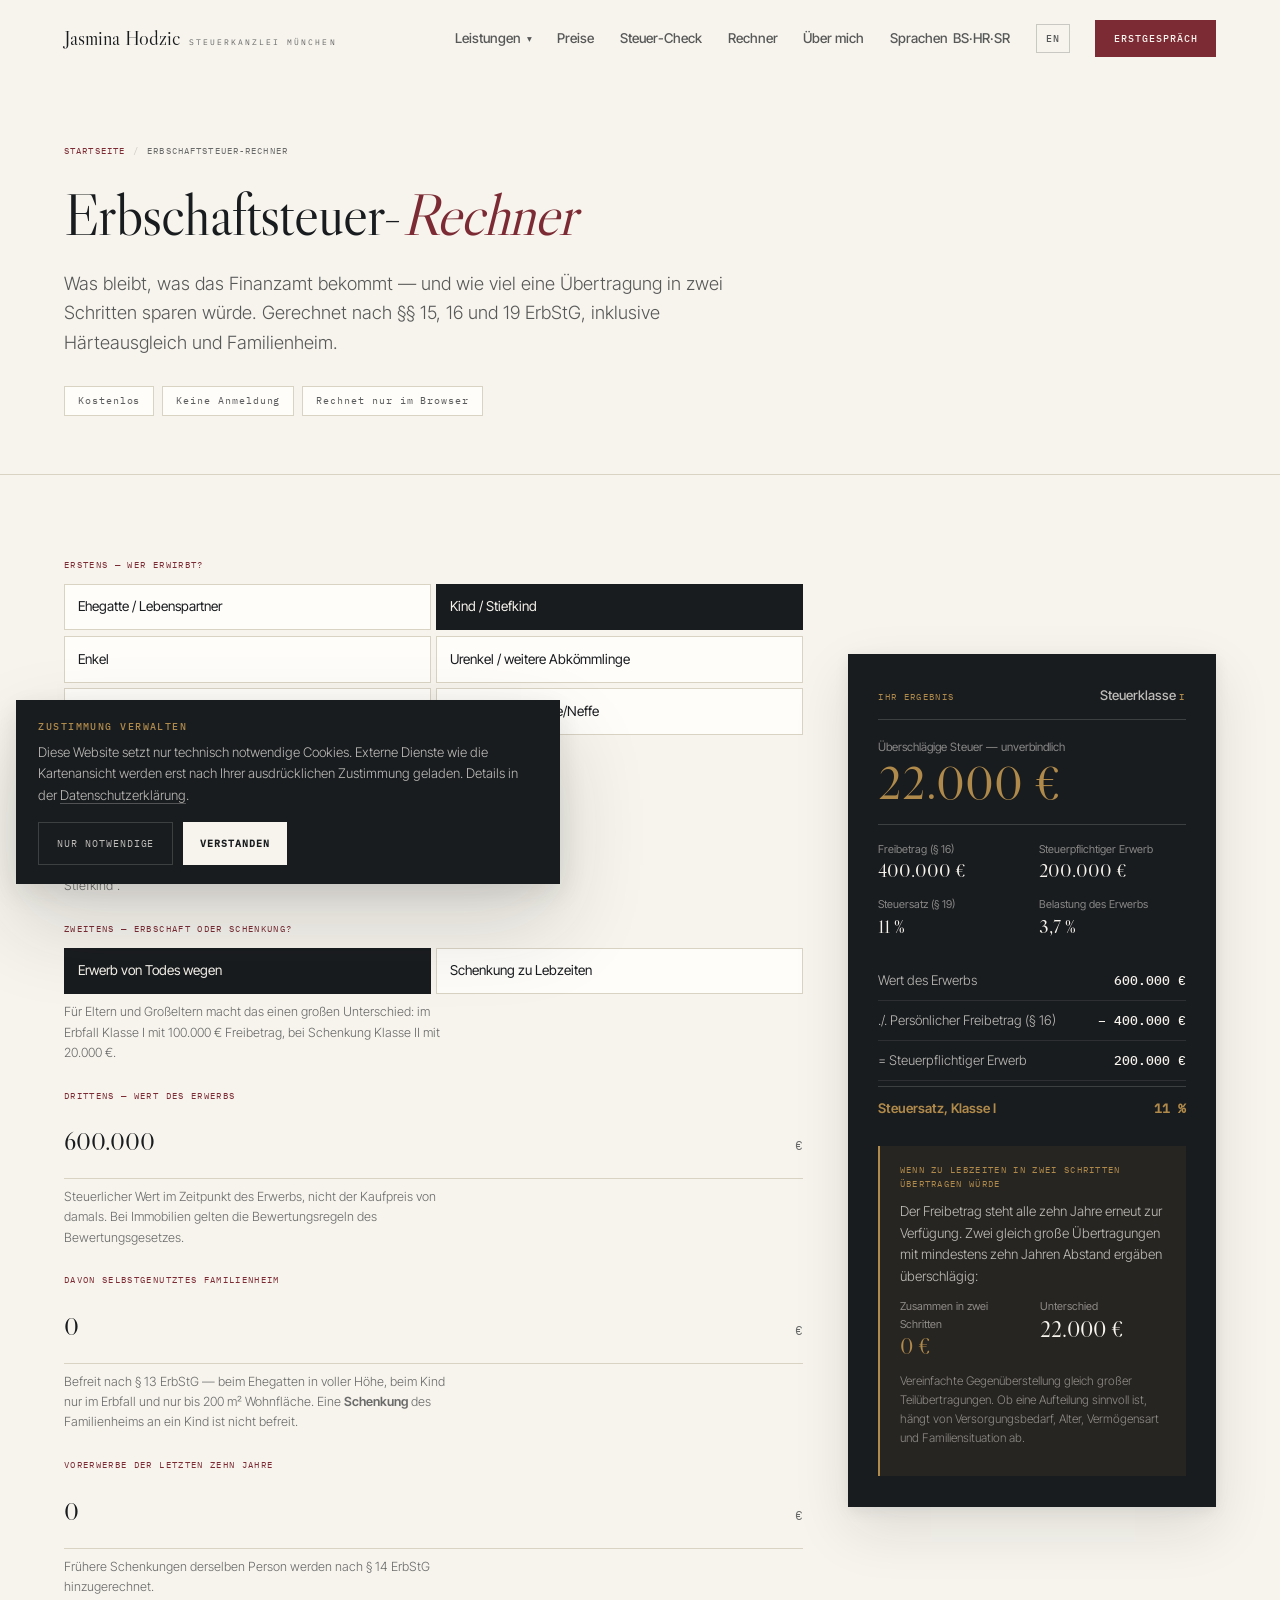
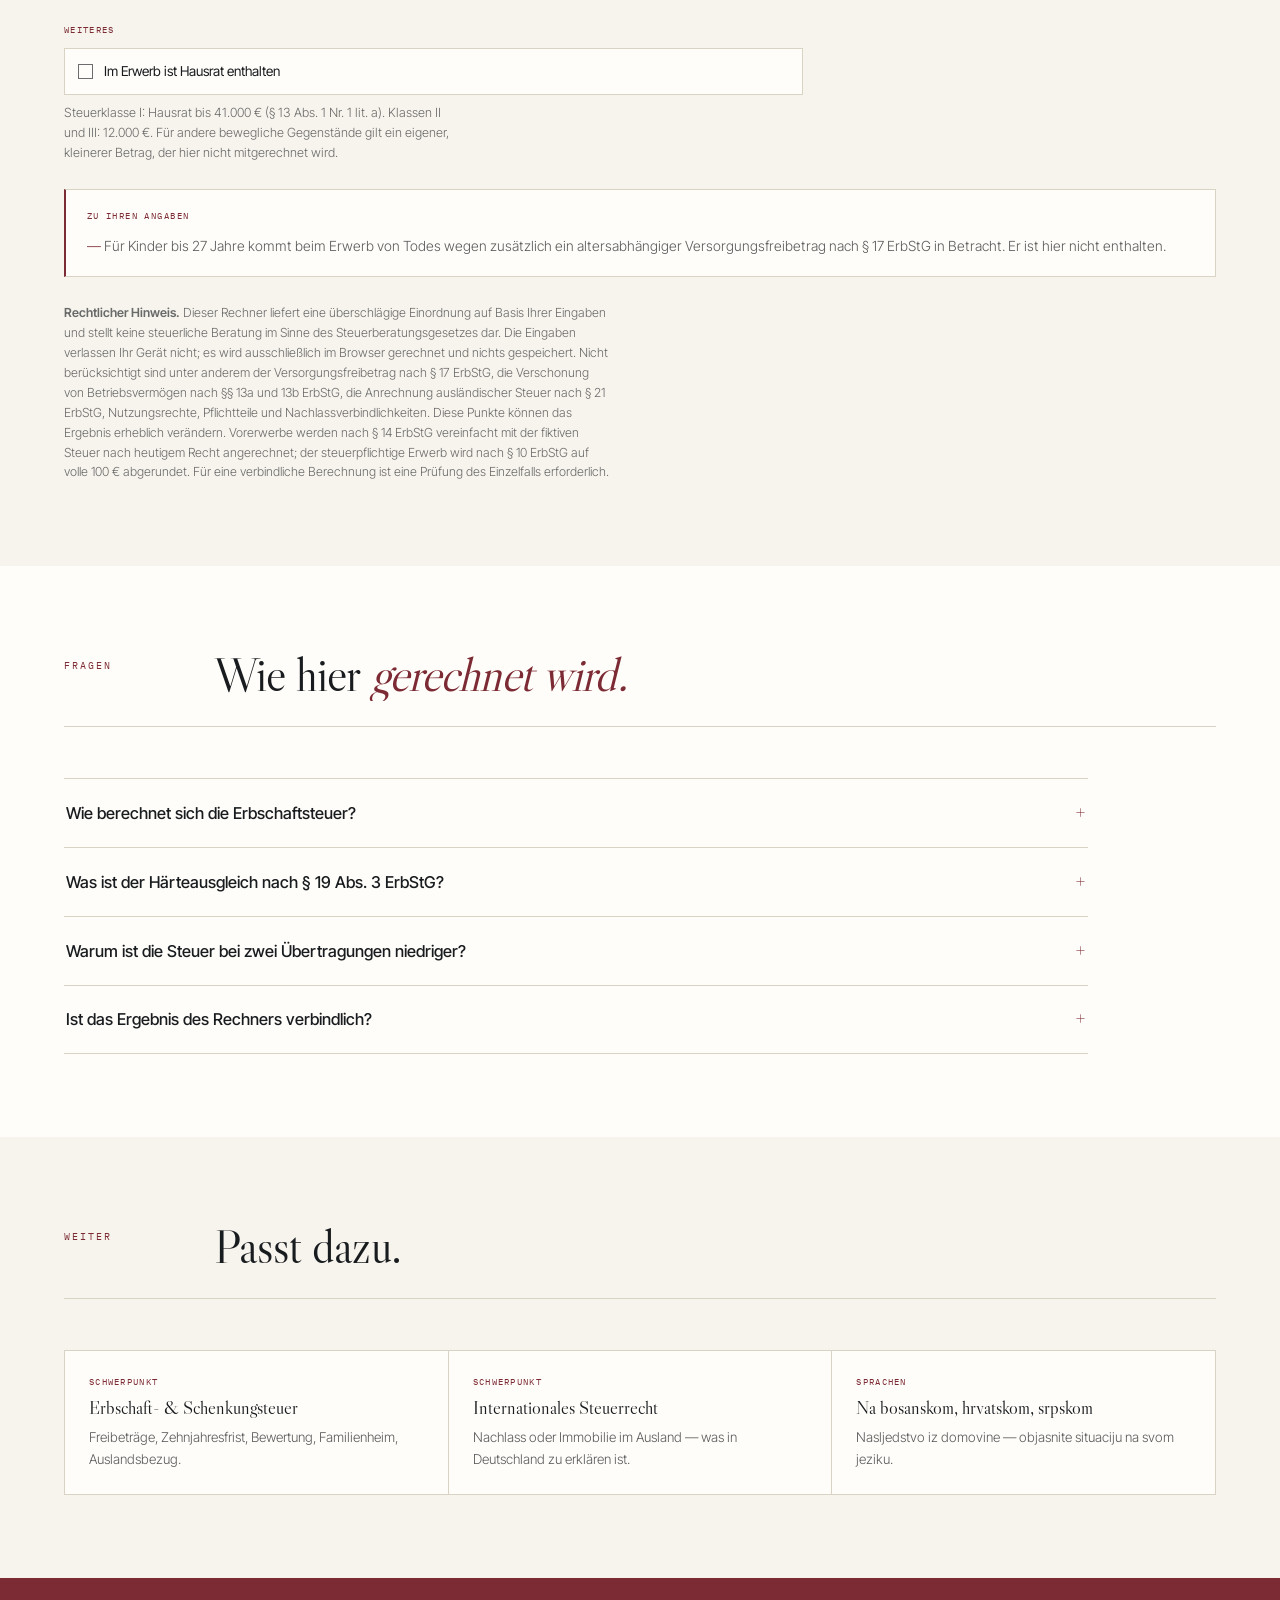
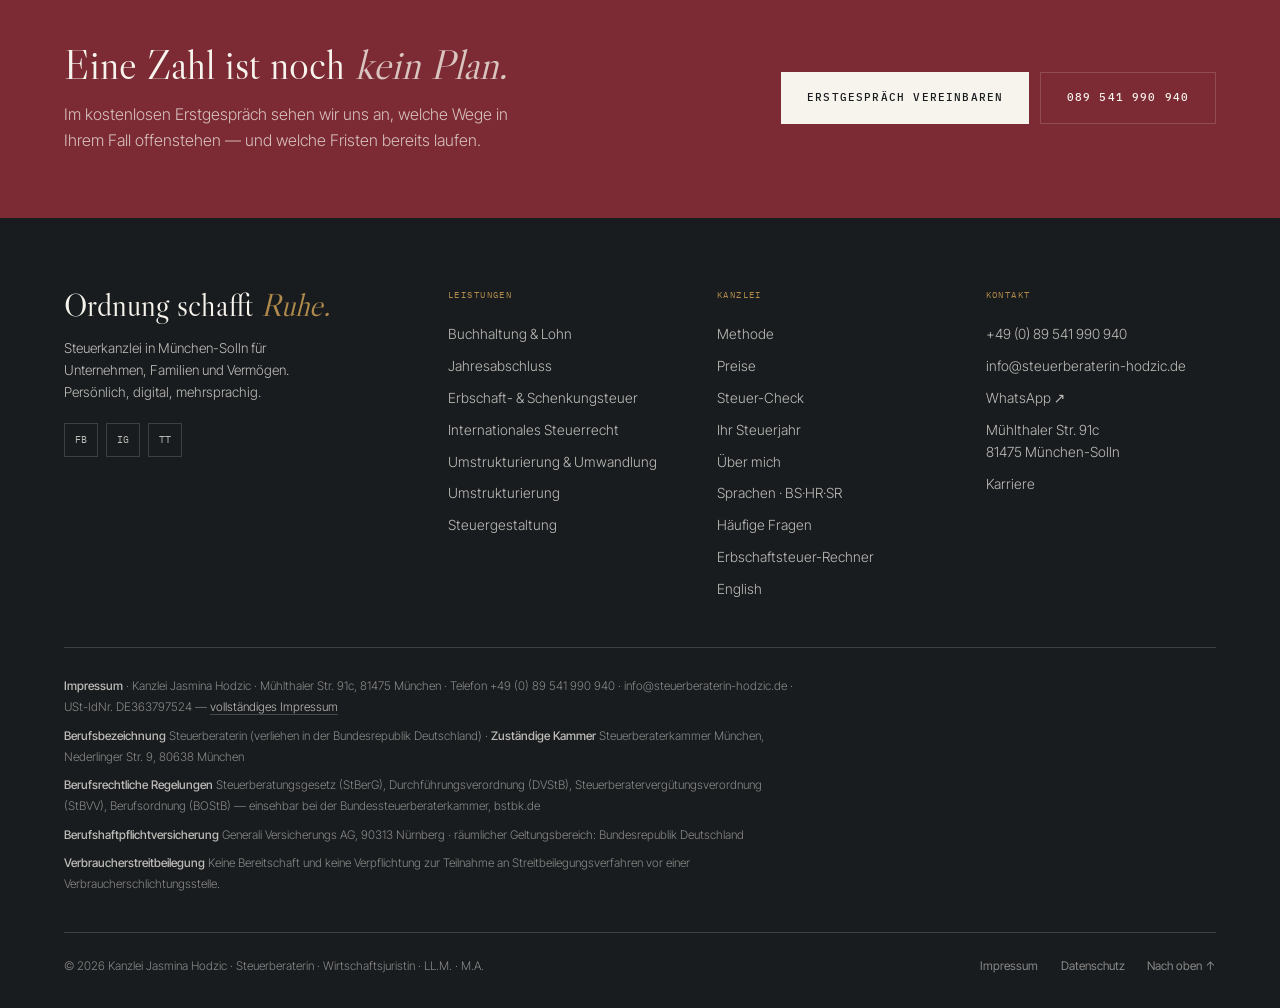
<file: erbschaftsteuer-rechner.html>
<!DOCTYPE html>
<html lang="de">
<head>
<meta charset="utf-8">
<meta name="viewport" content="width=device-width, initial-scale=1">
<title>Erbschaftsteuer-Rechner 2026 — Freibeträge & Steuersätze | Kanzlei Hodzic</title>
<meta name="description" content="Erbschaftsteuer und Schenkungsteuer kostenlos berechnen: Freibeträge nach § 16 ErbStG, Steuersätze nach § 19 mit Härteausgleich, Familienheim und Vergleich einer Übertragung in zwei Zehnjahresschritten.">
<link rel="canonical" href="https://www.steuerberaterin-hodzic.de/erbschaftsteuer-rechner">
<meta name="robots" content="index,follow,max-image-preview:large">
<meta property="og:type" content="article">
<meta property="og:locale" content="de_DE">
<meta property="og:site_name" content="Kanzlei Jasmina Hodzic">
<meta property="og:title" content="Erbschaftsteuer-Rechner 2026 — Freibeträge & Steuersätze | Kanzlei Hodzic">
<meta property="og:description" content="Erbschaftsteuer und Schenkungsteuer kostenlos berechnen: Freibeträge nach § 16 ErbStG, Steuersätze nach § 19 mit Härteausgleich, Familienheim und Vergleich einer Übertragung in zwei Zehnjahresschritten.">
<meta property="og:url" content="https://www.steuerberaterin-hodzic.de/erbschaftsteuer-rechner">
<meta property="og:image" content="https://www.steuerberaterin-hodzic.de/img/og-kanzlei-hodzic.jpg">
<meta name="twitter:card" content="summary_large_image">
<meta name="geo.region" content="DE-BY">
<meta name="geo.placename" content="München-Solln">
<meta name="theme-color" content="#F7F4ED">
<link rel="icon" href="data:image/svg+xml,%3Csvg xmlns='http://www.w3.org/2000/svg' viewBox='0 0 40 40'%3E%3Crect width='40' height='40' fill='%237C2B34'/%3E%3Ctext x='20' y='27' text-anchor='middle' font-family='Georgia,serif' font-size='17' fill='%23F7F4ED'%3EJH%3C/text%3E%3C/svg%3E">
<!-- Schriften selbst gehostet (assets/fonts/), bewusst ohne preload -->
<link rel="stylesheet" href="assets/css/site.css">
<script type="application/ld+json">
{
"@context": "https://schema.org",
"@graph": [
{
"@type": "WebApplication",
"@id": "https://www.steuerberaterin-hodzic.de/erbschaftsteuer-rechner#app",
"name": "Erbschaftsteuer-Rechner",
"url": "https://www.steuerberaterin-hodzic.de/erbschaftsteuer-rechner",
"applicationCategory": "FinanceApplication",
"operatingSystem": "Web",
"inLanguage": "de-DE",
"isAccessibleForFree": true,
"offers": {
"@type": "Offer",
"price": "0",
"priceCurrency": "EUR"
},
"description": "Überschlägige Berechnung der Erbschaft- und Schenkungsteuer nach deutschem Recht: Steuerklasse, persönlicher Freibetrag nach § 16 ErbStG, Steuersatz nach § 19 ErbStG mit Härteausgleich, Befreiung für das Familienheim sowie Vergleich einer Übertragung in zwei Zehnjahresschritten.",
"publisher": {
"@type": "AccountingService",
"@id": "https://www.steuerberaterin-hodzic.de/#kanzlei"
}
},
{
"@type": "BreadcrumbList",
"@id": "https://www.steuerberaterin-hodzic.de/erbschaftsteuer-rechner#brot",
"itemListElement": [
{
"@type": "ListItem",
"position": 1,
"name": "Startseite",
"item": "https://www.steuerberaterin-hodzic.de/"
},
{
"@type": "ListItem",
"position": 2,
"name": "Erbschaftsteuer-Rechner",
"item": "https://www.steuerberaterin-hodzic.de/erbschaftsteuer-rechner"
}
]
},
{
"@type": "FAQPage",
"@id": "https://www.steuerberaterin-hodzic.de/erbschaftsteuer-rechner#faq",
"mainEntity": [
{
"@type": "Question",
"name": "Wie berechnet sich die Erbschaftsteuer?",
"acceptedAnswer": {
"@type": "Answer",
"text": "Vom Wert des Erwerbs werden sachliche Befreiungen abgezogen, etwa für das selbstgenutzte Familienheim und für Hausrat. Vom Rest wird der persönliche Freibetrag nach § 16 ErbStG abgezogen. Auf den verbleibenden steuerpflichtigen Erwerb wird der Steuersatz nach § 19 ErbStG angewendet, der von der Steuerklasse und von der Höhe abhängt."
}
},
{
"@type": "Question",
"name": "Was ist der Härteausgleich nach § 19 Abs. 3 ErbStG?",
"acceptedAnswer": {
"@type": "Answer",
"text": "Die Steuersätze gelten stufenweise für den gesamten Erwerb, nicht nur für den Betrag oberhalb einer Grenze. Wer eine Wertgrenze knapp überschreitet, würde dadurch sprunghaft mehr zahlen. Der Härteausgleich begrenzt diesen Sprung: Der Mehrbetrag wird nur erhoben, soweit er bei Sätzen bis 30 Prozent aus der Hälfte und bei Sätzen über 30 Prozent aus drei Vierteln des die Grenze übersteigenden Betrags gedeckt werden kann."
}
},
{
"@type": "Question",
"name": "Warum ist die Steuer bei zwei Übertragungen niedriger?",
"acceptedAnswer": {
"@type": "Answer",
"text": "Der persönliche Freibetrag steht alle zehn Jahre erneut zur Verfügung. Wer Vermögen zu Lebzeiten in zwei Schritten mit mindestens zehn Jahren Abstand überträgt, nutzt den Freibetrag zweimal und bleibt zusätzlich in einer niedrigeren Steuerstufe. Ob das im Einzelfall sinnvoll ist, hängt von Versorgungsbedarf, Alter und Vermögensart ab."
}
},
{
"@type": "Question",
"name": "Ist das Ergebnis des Rechners verbindlich?",
"acceptedAnswer": {
"@type": "Answer",
"text": "Nein. Der Rechner gibt eine überschlägige Einordnung auf Basis der eingegebenen Werte. Nicht berücksichtigt sind unter anderem der Versorgungsfreibetrag nach § 17 ErbStG, die Verschonung von Betriebsvermögen nach §§ 13a und 13b ErbStG, die Anrechnung ausländischer Steuer nach § 21 ErbStG sowie Nutzungsrechte und Pflichtteile. Die verbindliche Berechnung erfolgt im Mandat."
}
}
]
}
]
}
</script>
</head>
<body>
<a class="skip" href="#inhalt">Zum Inhalt springen</a>
<div id="prog"></div>
<span id="top"></span>
<nav id="nav" aria-label="Hauptnavigation">
  <div class="in">
    <a class="lg" href="index.html" aria-label="Kanzlei Jasmina Hodzic — Startseite"><b>Jasmina Hodzic</b><s>Steuerkanzlei München</s></a>
    <div class="nl" id="nl">
      <div class="dd">
        <button aria-expanded="false" aria-haspopup="true">Leistungen <i>&#9662;</i></button>
        <div class="men">
          <a href="leistungen/buchhaltung-lohnabrechnung-muenchen.html">Buchhaltung &amp; Lohn<s>Laufend, monatlich, digital</s></a>
          <a href="leistungen/jahresabschluss-steuererklaerung-muenchen.html">Jahresabschluss &amp; Steuererklärung<s>Bilanz, EÜR, alle Erklärungen</s></a>
          <a href="leistungen/erbschaftsteuer-schenkungsteuer-muenchen.html">Erbschaft- &amp; Schenkungsteuer<s>Schwerpunkt der Kanzlei</s></a>
          <a href="leistungen/internationales-steuerrecht-muenchen.html">Internationales Steuerrecht<s>Zwei Länder, zwei Systeme</s></a>
          <a href="leistungen/umstrukturierung-umwandlung-muenchen.html">Umstrukturierung &amp; Umwandlung<s>Rechtsform, Holding, Nachfolge</s></a>
        </div>
      </div>
      <a href="index.html#preise">Preise</a>
      <a href="index.html#check">Steuer-Check</a>
      <a href="erbschaftsteuer-rechner.html">Rechner</a>
      <a href="index.html#ueber">Über mich</a>
      <a href="steuerberater-bosnisch-kroatisch-serbisch-muenchen.html">Sprachen <span>BS·HR·SR</span></a>
      <a class="lang" href="english-speaking-tax-advisor-munich.html" hreflang="en" lang="en">EN</a>
      <a class="cta" href="index.html#kontakt">Erstgespräch</a>
    </div>
    <button id="burg" aria-label="Menü öffnen" aria-expanded="false" aria-controls="nl"><i></i><i></i><i></i></button>
  </div>
</nav>
<header class="ukopf"><div class="in"><div class="brot"><a href="index.html">Startseite</a><i>/</i><span>Erbschaftsteuer-Rechner</span></div><h1>Erbschaftsteuer-<em>Rechner</em></h1><p class="lead">Was bleibt, was das Finanzamt bekommt — und wie viel eine Übertragung in zwei Schritten sparen würde. Gerechnet nach §§ 15, 16 und 19 ErbStG, inklusive Härteausgleich und Familienheim.</p><div class="meta"><span>Kostenlos</span><span>Keine Anmeldung</span><span>Rechnet nur im Browser</span></div></div></header>
<main id="inhalt"><section class="sek s-pap" id="rechner"><div class="in">
  <div class="rw">
    <div class="rw-l">

      <div class="rg"><span class="lb">Erstens — wer erwirbt?</span>
        <div class="opt" id="r-verh" role="radiogroup" aria-label="Verhältnis zum Erblasser oder Schenker">
          <button data-v="ehegatte" role="radio" aria-checked="false">Ehegatte / Lebenspartner</button>
          <button data-v="kind" class="an" role="radio" aria-checked="true">Kind / Stiefkind</button>
          <button data-v="enkel" role="radio" aria-checked="false">Enkel</button>
          <button data-v="urenkel" role="radio" aria-checked="false">Urenkel / weitere Abkömmlinge</button>
          <button data-v="eltern" role="radio" aria-checked="false">Eltern / Großeltern</button>
          <button data-v="geschwister" role="radio" aria-checked="false">Geschwister, Nichte/Neffe</button>
          <button data-v="sonstige" role="radio" aria-checked="false">Sonstige, auch Lebensgefährte</button>
        </div>
        <p class="hilf">Das Verhältnis entscheidet über Steuerklasse und Freibetrag — es wirkt stärker auf das Ergebnis als die Höhe des Vermögens. <b>Sonderfall:</b> Ist das verbindende Kind vorverstorben, tritt der Enkel an seine Stelle und erhält 400.000 € statt 200.000 €. Wählen Sie dann „Kind / Stiefkind“.</p>
      </div>

      <div class="rg"><span class="lb">Zweitens — Erbschaft oder Schenkung?</span>
        <div class="opt" id="r-art" role="radiogroup" aria-label="Art des Erwerbs">
          <button data-a="erb" class="an" role="radio" aria-checked="true">Erwerb von Todes wegen</button>
          <button data-a="sch" role="radio" aria-checked="false">Schenkung zu Lebzeiten</button>
        </div>
        <p class="hilf">Für Eltern und Großeltern macht das einen großen Unterschied: im Erbfall Klasse I mit 100.000 € Freibetrag, bei Schenkung Klasse II mit 20.000 €.</p>
      </div>

      <div class="rg"><span class="lb">Drittens — Wert des Erwerbs</span>
        <div class="zeile"><input type="text" inputmode="numeric" id="r-wert" value="600000" aria-label="Wert des Erwerbs in Euro"><span class="eh">€</span></div>
        <p class="hilf">Steuerlicher Wert im Zeitpunkt des Erwerbs, nicht der Kaufpreis von damals. Bei Immobilien gelten die Bewertungsregeln des Bewertungsgesetzes.</p>
      </div>

      <div class="rg"><span class="lb">Davon selbstgenutztes Familienheim</span>
        <div class="zeile"><input type="text" inputmode="numeric" id="r-heim" value="0" aria-label="Wert des Familienheims in Euro"><span class="eh">€</span></div>
        <p class="hilf">Befreit nach § 13 ErbStG — beim Ehegatten in voller Höhe, beim Kind nur im Erbfall und nur bis 200 m² Wohnfläche. Eine <b>Schenkung</b> des Familienheims an ein Kind ist nicht befreit.</p>
      </div>

      <div class="rg" id="r-flaeche-feld" style="display:none;flex-direction:column">
        <span class="lb">Wohnfläche des Familienheims</span>
        <div class="zeile"><input type="number" id="r-flaeche" value="140" min="1" step="10" inputmode="numeric" aria-label="Wohnfläche in Quadratmetern"><span class="eh">m²</span></div>
        <p class="hilf">Über 200 m² bleibt nur der entsprechende Anteil außer Ansatz. <span id="r-flaeche-anz" class="nur-sr">140 m²</span></p>
      </div>

      <div class="rg"><span class="lb">Vorerwerbe der letzten zehn Jahre</span>
        <div class="zeile"><input type="text" inputmode="numeric" id="r-vor" value="0" aria-label="Vorerwerbe in Euro"><span class="eh">€</span></div>
        <p class="hilf">Frühere Schenkungen derselben Person werden nach § 14 ErbStG hinzugerechnet. <span id="r-vor-anz" class="nur-sr">0 €</span></p>
      </div>

      <div class="rg"><span class="lb">Weiteres</span>
        <button class="schalt" id="r-hausrat" aria-pressed="false"><span class="bx">✓</span>Im Erwerb ist Hausrat enthalten</button>
        <p class="hilf">Steuerklasse I: Hausrat bis 41.000 € (§ 13 Abs. 1 Nr. 1 lit. a). Klassen II und III: 12.000 €. Für andere bewegliche Gegenstände gilt ein eigener, kleinerer Betrag, der hier nicht mitgerechnet wird. <span id="r-wert-anz" class="nur-sr">600.000 €</span><span id="r-heim-anz" class="nur-sr">0 €</span></p>
      </div>

    </div>

    <aside class="rw-r" aria-live="polite">
      <div class="kopfz"><span>Ihr Ergebnis</span><b>Steuerklasse <span id="r-klasse">I</span></b></div>
      <div class="rw-gross"><s>Überschlägige Steuer — unverbindlich</s><b id="r-steuer">11.000 €</b></div>
      <div class="rw-mini">
        <div><s>Freibetrag (§ 16)</s><b id="r-freibetrag">400.000 €</b></div>
        <div><s>Steuerpflichtiger Erwerb</s><b id="r-stpfl">200.000 €</b></div>
        <div><s>Steuersatz (§ 19)</s><b id="r-satz">11 %</b></div>
        <div><s>Belastung des Erwerbs</s><b id="r-belastung">1,8 %</b></div>
      </div>
      <div class="rw-weg" id="r-weg"></div>
      <div class="rw-fenster" id="r-fenster">
        <span class="lb">Wenn zu Lebzeiten in zwei Schritten übertragen würde</span>
        <p>Der Freibetrag steht alle zehn Jahre erneut zur Verfügung. Zwei gleich große Übertragungen mit mindestens zehn Jahren Abstand ergäben überschlägig:</p>
        <div class="paar">
          <div><s>Zusammen in zwei Schritten</s><b class="gut" id="r-zwei">—</b></div>
          <div><s>Unterschied</s><b id="r-ersparnis">—</b></div>
        </div>
        <p style="font-size:.74rem;color:var(--p42);font-weight:300;margin-top:.8rem">Vereinfachte Gegenüberstellung gleich großer Teilübertragungen. Ob eine Aufteilung sinnvoll ist, hängt von Versorgungsbedarf, Alter, Vermögensart und Familiensituation ab.</p>
      </div>
    </aside>
  </div>

  <div class="rw-hinweise" id="r-hinweisbox">
    <span class="lb">Zu Ihren Angaben</span>
    <ul id="r-hinweise"></ul>
  </div>

  <p class="rw-recht"><b>Rechtlicher Hinweis.</b> Dieser Rechner liefert eine überschlägige Einordnung auf Basis Ihrer Eingaben
  und stellt keine steuerliche Beratung im Sinne des Steuerberatungsgesetzes dar. Die Eingaben verlassen Ihr Gerät nicht;
  es wird ausschließlich im Browser gerechnet und nichts gespeichert. Nicht berücksichtigt sind unter anderem der
  Versorgungsfreibetrag nach § 17 ErbStG, die Verschonung von Betriebsvermögen nach §§ 13a und 13b ErbStG, die Anrechnung
  ausländischer Steuer nach § 21 ErbStG, Nutzungsrechte, Pflichtteile und Nachlassverbindlichkeiten. Diese Punkte können
  das Ergebnis erheblich verändern. Vorerwerbe werden nach § 14 ErbStG vereinfacht mit der fiktiven Steuer nach heutigem Recht angerechnet; der steuerpflichtige Erwerb wird nach § 10 ErbStG auf volle 100 € abgerundet. Für eine verbindliche Berechnung ist eine Prüfung des Einzelfalls erforderlich.</p>
</div></section>

<section class="sek s-weiss"><div class="in">
  <div class="kopf up"><span class="nr">Fragen</span><div><h2><span class="mk"><i>Wie hier <em>gerechnet wird.</em></i></span></h2></div></div>
  <div class="faq up">
<div class="fq"><button aria-expanded="false">Wie berechnet sich die Erbschaftsteuer?<i>+</i></button><div class="a"><p>Vom Wert des Erwerbs werden sachliche Befreiungen abgezogen, etwa für das selbstgenutzte Familienheim und für Hausrat. Vom Rest wird der persönliche Freibetrag nach § 16 ErbStG abgezogen. Auf den verbleibenden steuerpflichtigen Erwerb wird der Steuersatz nach § 19 ErbStG angewendet, der von der Steuerklasse und von der Höhe abhängt.</p></div></div>
<div class="fq"><button aria-expanded="false">Was ist der Härteausgleich nach § 19 Abs. 3 ErbStG?<i>+</i></button><div class="a"><p>Die Steuersätze gelten stufenweise für den gesamten Erwerb, nicht nur für den Betrag oberhalb einer Grenze. Wer eine Wertgrenze knapp überschreitet, würde dadurch sprunghaft mehr zahlen. Der Härteausgleich begrenzt diesen Sprung: Der Mehrbetrag wird nur erhoben, soweit er bei Sätzen bis 30 Prozent aus der Hälfte und bei Sätzen über 30 Prozent aus drei Vierteln des die Grenze übersteigenden Betrags gedeckt werden kann.</p></div></div>
<div class="fq"><button aria-expanded="false">Warum ist die Steuer bei zwei Übertragungen niedriger?<i>+</i></button><div class="a"><p>Der persönliche Freibetrag steht alle zehn Jahre erneut zur Verfügung. Wer Vermögen zu Lebzeiten in zwei Schritten mit mindestens zehn Jahren Abstand überträgt, nutzt den Freibetrag zweimal und bleibt zusätzlich in einer niedrigeren Steuerstufe. Ob das im Einzelfall sinnvoll ist, hängt von Versorgungsbedarf, Alter und Vermögensart ab.</p></div></div>
<div class="fq"><button aria-expanded="false">Ist das Ergebnis des Rechners verbindlich?<i>+</i></button><div class="a"><p>Nein. Der Rechner gibt eine überschlägige Einordnung auf Basis der eingegebenen Werte. Nicht berücksichtigt sind unter anderem der Versorgungsfreibetrag nach § 17 ErbStG, die Verschonung von Betriebsvermögen nach §§ 13a und 13b ErbStG, die Anrechnung ausländischer Steuer nach § 21 ErbStG sowie Nutzungsrechte und Pflichtteile. Die verbindliche Berechnung erfolgt im Mandat.</p></div></div>
  </div>
</div></section>
<section class="sek s-pap"><div class="in"><div class="kopf up"><span class="nr">Weiter</span><div><h2><span class="mk"><i>Passt dazu.</i></span></h2></div></div><div class="weiter up"><a href="leistungen/erbschaftsteuer-schenkungsteuer-muenchen.html"><span class="k">Schwerpunkt</span><b>Erbschaft- & Schenkungsteuer</b><p>Freibeträge, Zehnjahresfrist, Bewertung, Familienheim, Auslandsbezug.</p></a><a href="leistungen/internationales-steuerrecht-muenchen.html"><span class="k">Schwerpunkt</span><b>Internationales Steuerrecht</b><p>Nachlass oder Immobilie im Ausland — was in Deutschland zu erklären ist.</p></a><a href="steuerberater-bosnisch-kroatisch-serbisch-muenchen.html"><span class="k">Sprachen</span><b>Na bosanskom, hrvatskom, srpskom</b><p>Nasljedstvo iz domovine — objasnite situaciju na svom jeziku.</p></a></div></div></section><section class="cta-band"><div class="in"><div><h2>Eine Zahl ist noch <em>kein Plan.</em></h2><p>Im kostenlosen Erstgespräch sehen wir uns an, welche Wege in Ihrem Fall offenstehen — und welche Fristen bereits laufen.</p></div><div class="cc"><a class="btn b-hell" href="index.html#kontakt"><u></u><span>Erstgespräch vereinbaren</span></a><a class="btn b-rand" href="tel:+4989541990940"><u></u><span>089 541 990 940</span></a></div></div></section>
</main>
<footer>
  <div class="in">
    <div class="fo">
      <div>
        <p class="cl">Ordnung schafft <em>Ruhe.</em></p>
        <p style="font-size:.85rem;color:var(--p72);font-weight:300;margin-bottom:1rem;max-width:34ch">Steuerkanzlei in München-Solln für Unternehmen, Familien und Vermögen. Persönlich, digital, mehrsprachig.</p>
        <div class="so">
          <a href="https://www.facebook.com/SteuerberaterinJasminaHodzic/" target="_blank" rel="noopener" aria-label="Facebook der Kanzlei">fb</a>
          <a href="https://www.instagram.com/steuerberaterinjasmina/" target="_blank" rel="noopener" aria-label="Instagram der Kanzlei">ig</a>
          <a href="https://www.tiktok.com/@steuerberaterinjasmina" target="_blank" rel="noopener" aria-label="TikTok der Kanzlei">tt</a>
        </div>
      </div>
      <div><p class="t">Leistungen</p>
        <a class="l" href="leistungen/buchhaltung-lohnabrechnung-muenchen.html">Buchhaltung &amp; Lohn</a>
        <a class="l" href="leistungen/jahresabschluss-steuererklaerung-muenchen.html">Jahresabschluss</a>
        <a class="l" href="leistungen/erbschaftsteuer-schenkungsteuer-muenchen.html">Erbschaft- &amp; Schenkungsteuer</a>
        <a class="l" href="leistungen/internationales-steuerrecht-muenchen.html">Internationales Steuerrecht</a>
        <a class="l" href="leistungen/umstrukturierung-umwandlung-muenchen.html">Umstrukturierung &amp; Umwandlung</a>
        <a class="l" href="index.html#leistungen">Umstrukturierung</a>
        <a class="l" href="index.html#leistungen">Steuergestaltung</a></div>
      <div><p class="t">Kanzlei</p>
        <a class="l" href="index.html#methode">Methode</a>
        <a class="l" href="index.html#preise">Preise</a>
        <a class="l" href="index.html#check">Steuer-Check</a>
        <a class="l" href="index.html#jahr">Ihr Steuerjahr</a>
        <a class="l" href="index.html#ueber">Über mich</a>
        <a class="l" href="steuerberater-bosnisch-kroatisch-serbisch-muenchen.html">Sprachen · BS·HR·SR</a>
        <a class="l" href="index.html#faq">Häufige Fragen</a>
        <a class="l" href="erbschaftsteuer-rechner.html">Erbschaftsteuer-Rechner</a>
        <a class="l" href="english-speaking-tax-advisor-munich.html" hreflang="en" lang="en">English</a></div>
      <div><p class="t">Kontakt</p>
        <a class="l" href="tel:+4989541990940">+49 (0) 89 541 990 940</a>
        <a class="l" href="mailto:info@steuerberaterin-hodzic.de">info@steuerberaterin-hodzic.de</a>
        <a class="l" href="https://wa.me/4989541990940" target="_blank" rel="noopener">WhatsApp ↗</a>
        <a class="l" href="index.html#kontakt">Mühlthaler Str. 91c<br>81475 München-Solln</a>
        <a class="l" href="mailto:info@steuerberaterin-hodzic.de?subject=Bewerbung">Karriere</a></div>
    </div>
    <div class="recht">
      <p><b>Impressum</b> · Kanzlei Jasmina Hodzic · Mühlthaler Str. 91c, 81475 München · Telefon +49 (0) 89 541 990 940 · info@steuerberaterin-hodzic.de · USt-IdNr. DE363797524 — <a href="impressum.html">vollständiges Impressum</a></p>
      <p><b>Berufsbezeichnung</b> Steuerberaterin (verliehen in der Bundesrepublik Deutschland) · <b>Zuständige Kammer</b> Steuerberaterkammer München, Nederlinger Str. 9, 80638 München</p>
      <p><b>Berufsrechtliche Regelungen</b> Steuerberatungsgesetz (StBerG), Durchführungsverordnung (DVStB), Steuerberatervergütungsverordnung (StBVV), Berufsordnung (BOStB) — einsehbar bei der Bundessteuerberaterkammer, bstbk.de</p>
      <p><b>Berufshaftpflichtversicherung</b> Generali Versicherungs AG, 90313 Nürnberg · räumlicher Geltungsbereich: Bundesrepublik Deutschland</p>
      <p><b>Verbraucherstreitbeilegung</b> Keine Bereitschaft und keine Verpflichtung zur Teilnahme an Streitbeilegungsverfahren vor einer Verbraucherschlichtungsstelle.</p>
    </div>
    <div class="fu">
      <p>© 2026 Kanzlei Jasmina Hodzic · Steuerberaterin · Wirtschaftsjuristin · LL.M. · M.A.</p>
      <div class="lk"><a href="impressum.html">Impressum</a><a href="datenschutz.html">Datenschutz</a><a href="#top">Nach oben ↑</a></div>
    </div>
  </div>
</footer>

<div id="sticky">
  <a class="wa" href="https://wa.me/4989541990940?text=Guten%20Tag%2C%20ich%20interessiere%20mich%20f%C3%BCr%20ein%20kostenloses%20Erstgespr%C3%A4ch." target="_blank" rel="noopener" aria-label="Per WhatsApp schreiben">
    <svg viewBox="0 0 24 24" width="24" height="24" fill="#fff" aria-hidden="true"><path d="M17.47 14.38c-.3-.15-1.76-.87-2.03-.97-.27-.1-.47-.15-.67.15-.2.3-.77.97-.94 1.17-.17.2-.35.22-.65.07-.3-.15-1.26-.46-2.4-1.48-.89-.79-1.49-1.77-1.66-2.07-.17-.3-.02-.46.13-.61.14-.14.3-.35.45-.53.15-.18.2-.3.3-.5.1-.2.05-.38-.02-.53-.08-.15-.67-1.62-.92-2.21-.24-.58-.49-.5-.67-.51h-.57c-.2 0-.52.07-.79.38-.27.3-1.04 1.02-1.04 2.48s1.07 2.88 1.22 3.08c.15.2 2.1 3.2 5.08 4.49.71.31 1.26.49 1.69.62.71.23 1.36.2 1.87.12.57-.09 1.76-.72 2.01-1.41.25-.69.25-1.29.17-1.41-.07-.13-.27-.2-.57-.35Z"/><path d="M12.04 2.5c-5.23 0-9.48 4.25-9.48 9.48 0 1.67.44 3.3 1.27 4.74L2.5 21.5l4.9-1.28a9.44 9.44 0 0 0 4.63 1.2h.01c5.23 0 9.48-4.25 9.48-9.48 0-2.53-.99-4.91-2.78-6.7a9.4 9.4 0 0 0-6.7-2.74Zm0 17.36h-.01a7.9 7.9 0 0 1-4.02-1.1l-.29-.17-2.91.76.78-2.84-.19-.29a7.85 7.85 0 0 1-1.21-4.2 7.89 7.89 0 0 1 7.87-7.87c2.1 0 4.08.82 5.56 2.31a7.82 7.82 0 0 1 2.3 5.57 7.89 7.89 0 0 1-7.88 7.83Z"/></svg>
  </a>
  <a class="tm" href="index.html#kontakt">Termin anfragen</a>
</div>

<div id="cook" role="dialog" aria-label="Einwilligung verwalten">
  <p><b>Zustimmung verwalten</b>Diese Website setzt nur technisch notwendige Cookies. Externe Dienste wie die Kartenansicht werden erst nach Ihrer ausdrücklichen Zustimmung geladen. Details in der <a href="datenschutz.html">Datenschutzerklärung</a>.</p>
  <div class="bt"><button class="no" id="ck-no">Nur notwendige</button><button class="ok" id="ck-ok">Verstanden</button></div>
</div>

<script src="assets/js/site.js" defer></script>
<script src="assets/js/rechner.js" defer></script>
</body>
</html>
</file>
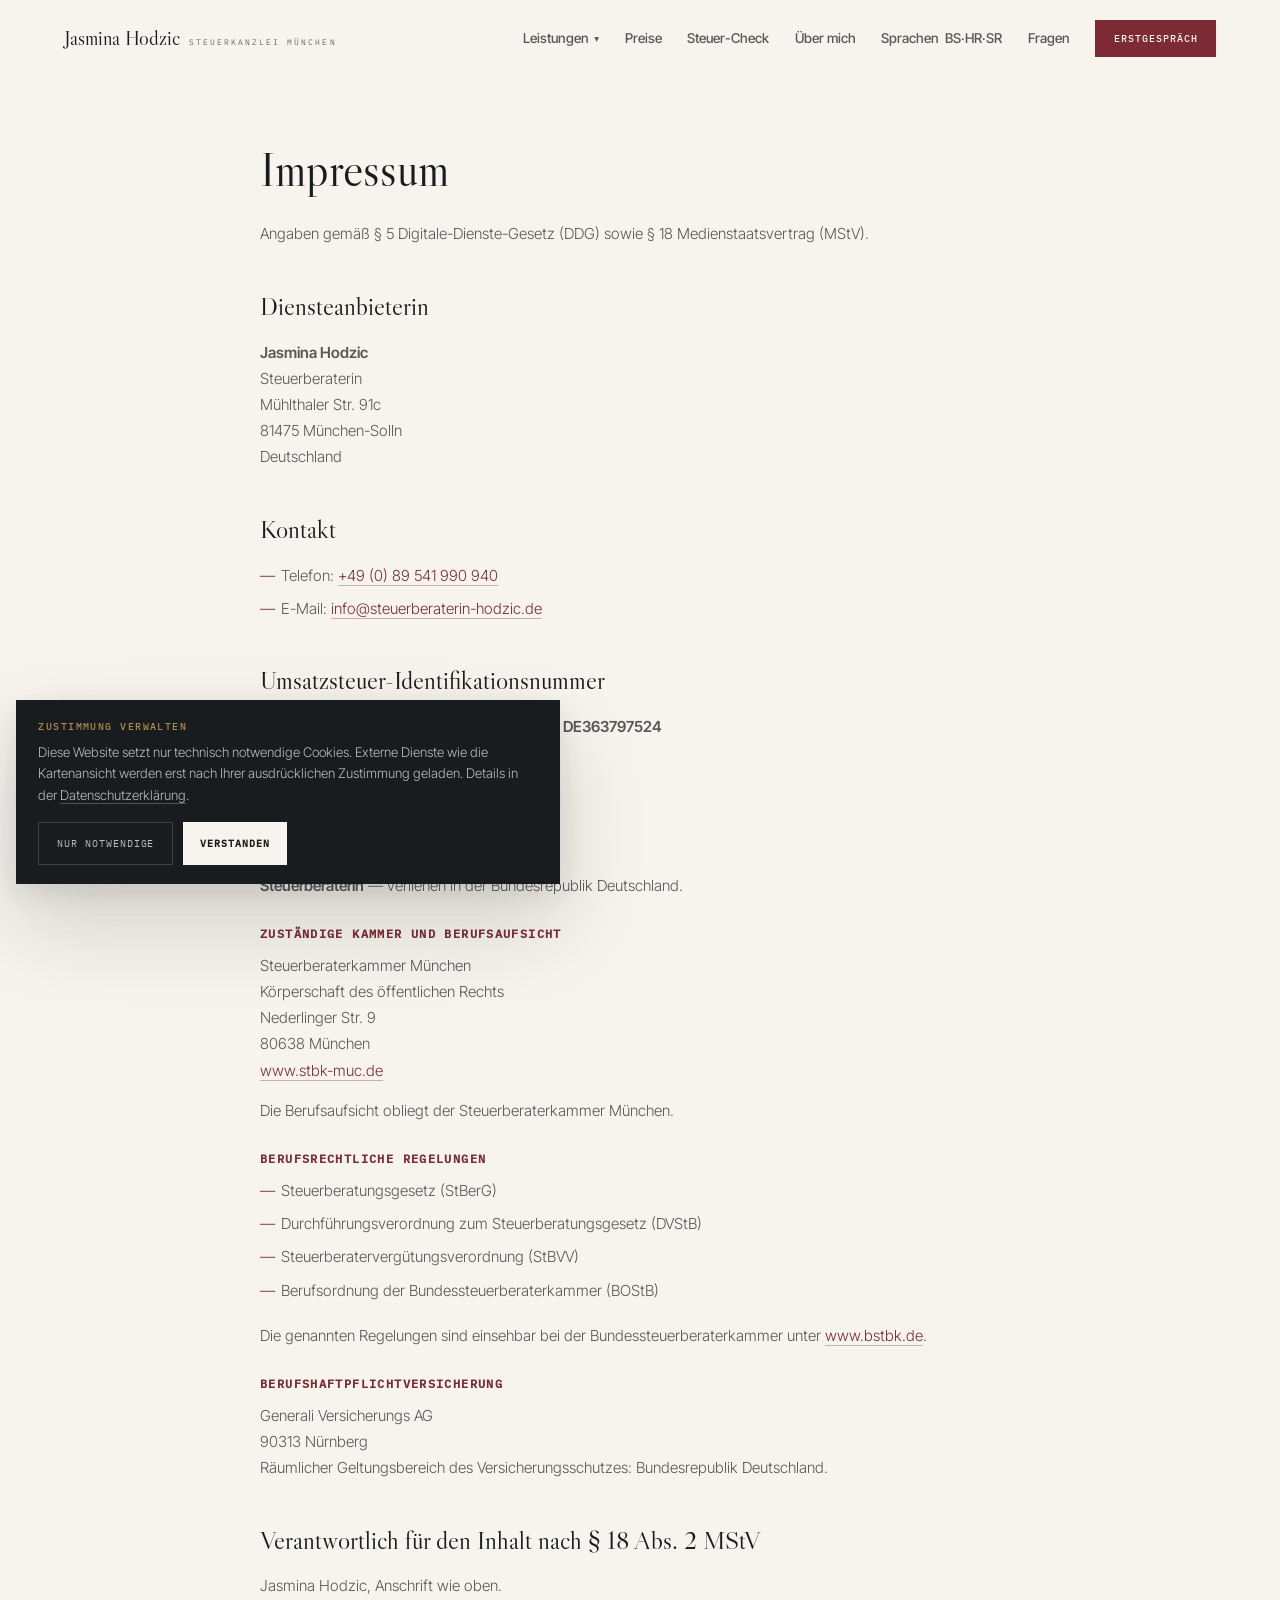
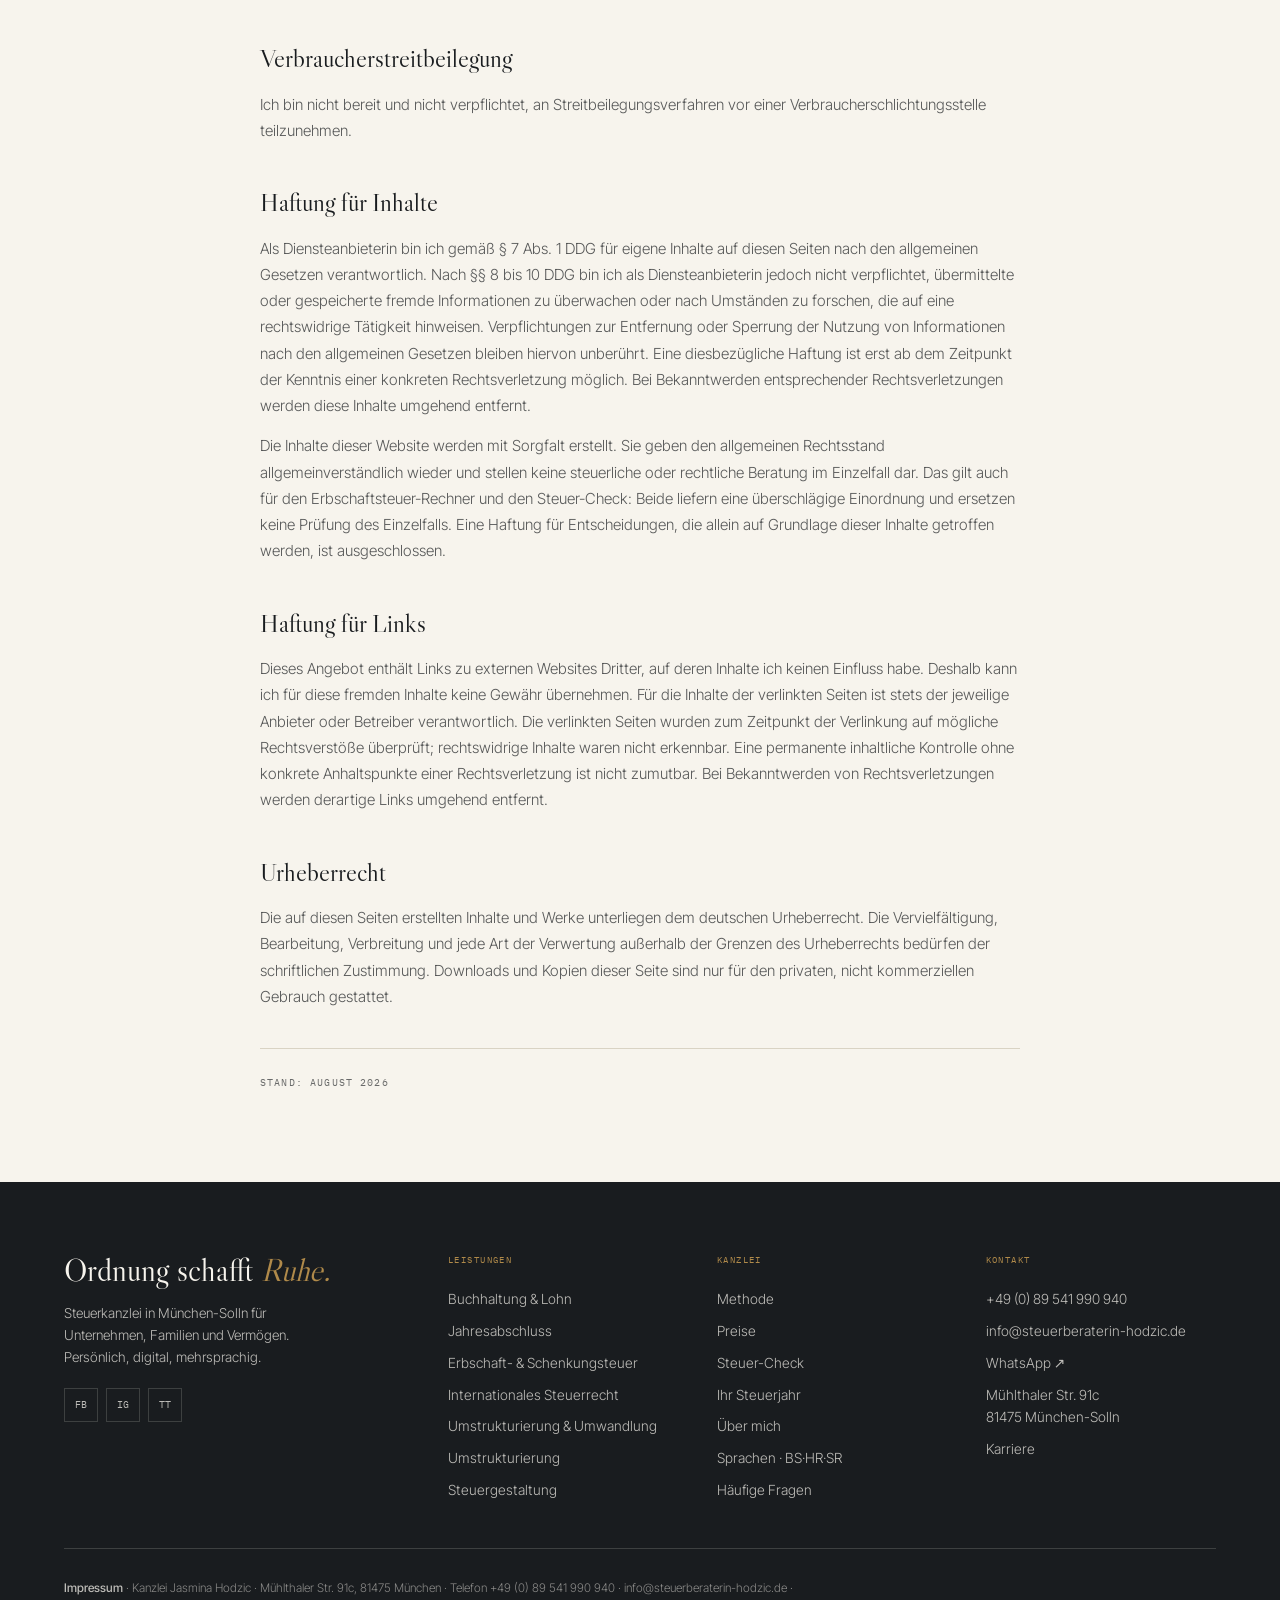
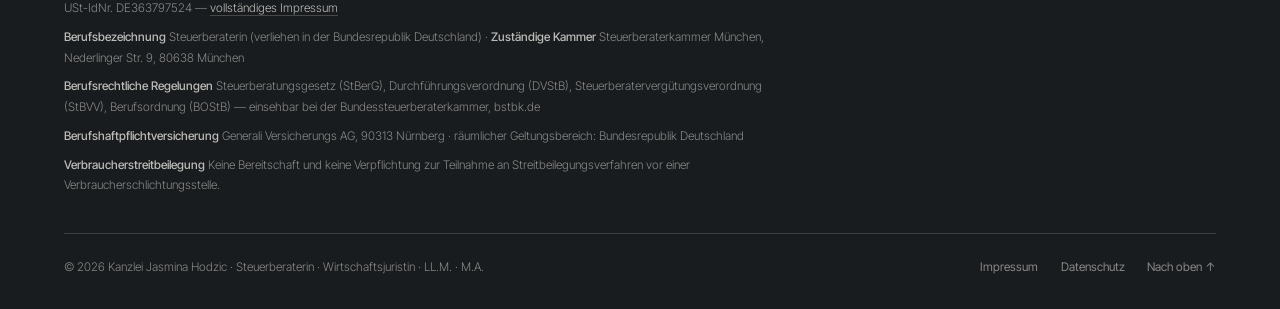
<file: impressum.html>
<!DOCTYPE html>
<html lang="de">
<head>
<meta charset="utf-8">
<meta name="viewport" content="width=device-width, initial-scale=1">
<title>Impressum | Kanzlei Jasmina Hodzic, Steuerberaterin München</title>
<meta name="description" content="Impressum der Kanzlei Jasmina Hodzic, Steuerberaterin in München-Solln: Anbieterkennzeichnung, zuständige Kammer, Berufsrecht und Berufshaftpflichtversicherung.">
<link rel="canonical" href="https://www.steuerberaterin-hodzic.de/impressum">
<meta name="robots" content="index,follow,max-image-preview:large">
<meta property="og:type" content="article">
<meta property="og:locale" content="de_DE">
<meta property="og:site_name" content="Kanzlei Jasmina Hodzic">
<meta property="og:title" content="Impressum | Kanzlei Jasmina Hodzic, Steuerberaterin München">
<meta property="og:description" content="Impressum der Kanzlei Jasmina Hodzic, Steuerberaterin in München-Solln: Anbieterkennzeichnung, zuständige Kammer, Berufsrecht und Berufshaftpflichtversicherung.">
<meta property="og:url" content="https://www.steuerberaterin-hodzic.de/impressum">
<meta property="og:image" content="https://www.steuerberaterin-hodzic.de/img/og-kanzlei-hodzic.jpg">
<meta name="twitter:card" content="summary_large_image">
<meta name="geo.region" content="DE-BY">
<meta name="geo.placename" content="München-Solln">
<meta name="theme-color" content="#F7F4ED">
<link rel="icon" href="data:image/svg+xml,%3Csvg xmlns='http://www.w3.org/2000/svg' viewBox='0 0 40 40'%3E%3Crect width='40' height='40' fill='%237C2B34'/%3E%3Ctext x='20' y='27' text-anchor='middle' font-family='Georgia,serif' font-size='17' fill='%23F7F4ED'%3EJH%3C/text%3E%3C/svg%3E">
<!-- Schriften selbst gehostet (assets/fonts/), bewusst ohne preload -->
<link rel="stylesheet" href="assets/css/site.css">
<script type="application/ld+json">
{}
</script>
</head>
<body>
<a class="skip" href="#inhalt">Zum Inhalt springen</a>
<div id="prog"></div>
<span id="top"></span>
<nav id="nav" aria-label="Hauptnavigation">
  <div class="in">
    <a class="lg" href="index.html" aria-label="Kanzlei Jasmina Hodzic — Startseite"><b>Jasmina Hodzic</b><s>Steuerkanzlei München</s></a>
    <div class="nl" id="nl">
      <div class="dd">
        <button aria-expanded="false" aria-haspopup="true">Leistungen <i>&#9662;</i></button>
        <div class="men">
          <a href="leistungen/buchhaltung-lohnabrechnung-muenchen.html">Buchhaltung &amp; Lohn<s>Laufend, monatlich, digital</s></a>
          <a href="leistungen/jahresabschluss-steuererklaerung-muenchen.html">Jahresabschluss &amp; Steuererklärung<s>Bilanz, EÜR, alle Erklärungen</s></a>
          <a href="leistungen/erbschaftsteuer-schenkungsteuer-muenchen.html">Erbschaft- &amp; Schenkungsteuer<s>Schwerpunkt der Kanzlei</s></a>
          <a href="leistungen/internationales-steuerrecht-muenchen.html">Internationales Steuerrecht<s>Zwei Länder, zwei Systeme</s></a>
          <a href="leistungen/umstrukturierung-umwandlung-muenchen.html">Umstrukturierung &amp; Umwandlung<s>Rechtsform, Holding, Nachfolge</s></a>
        </div>
      </div>
      <a href="index.html#preise">Preise</a>
      <a href="index.html#check">Steuer-Check</a>
      <a href="index.html#ueber">Über mich</a>
      <a href="steuerberater-bosnisch-kroatisch-serbisch-muenchen.html">Sprachen <span>BS·HR·SR</span></a>
      <a href="index.html#faq">Fragen</a>
      <a class="cta" href="index.html#kontakt">Erstgespräch</a>
    </div>
    <button id="burg" aria-label="Menü öffnen" aria-expanded="false" aria-controls="nl"><i></i><i></i><i></i></button>
  </div>
</nav>

<main id="inhalt"><div class="legal">

<h1>Impressum</h1>
<p>Angaben gemäß § 5 Digitale-Dienste-Gesetz (DDG) sowie § 18 Medienstaatsvertrag (MStV).</p>

<h2>Diensteanbieterin</h2>
<p><strong>Jasmina Hodzic</strong><br>
Steuerberaterin<br>
Mühlthaler Str. 91c<br>
81475 München-Solln<br>
Deutschland</p>

<h2>Kontakt</h2>
<ul>
  <li>Telefon: <a href="tel:+4989541990940">+49 (0) 89 541 990 940</a></li>
  <li>E-Mail: <a href="mailto:info@steuerberaterin-hodzic.de">info@steuerberaterin-hodzic.de</a></li>
</ul>

<h2>Umsatzsteuer-Identifikationsnummer</h2>
<p>USt-IdNr. gemäß § 27a Umsatzsteuergesetz: <strong>DE363797524</strong></p>

<h2>Berufsrechtliche Angaben</h2>
<h3>Gesetzliche Berufsbezeichnung</h3>
<p><strong>Steuerberaterin</strong> — verliehen in der Bundesrepublik Deutschland.</p>

<h3>Zuständige Kammer und Berufsaufsicht</h3>
<p>Steuerberaterkammer München<br>
Körperschaft des öffentlichen Rechts<br>
Nederlinger Str. 9<br>
80638 München<br>
<a href="https://www.stbk-muc.de/" target="_blank" rel="noopener">www.stbk-muc.de</a></p>
<p>Die Berufsaufsicht obliegt der Steuerberaterkammer München.</p>

<h3>Berufsrechtliche Regelungen</h3>
<ul>
  <li>Steuerberatungsgesetz (StBerG)</li>
  <li>Durchführungsverordnung zum Steuerberatungsgesetz (DVStB)</li>
  <li>Steuerberatervergütungsverordnung (StBVV)</li>
  <li>Berufsordnung der Bundessteuerberaterkammer (BOStB)</li>
</ul>
<p>Die genannten Regelungen sind einsehbar bei der Bundessteuerberaterkammer unter
<a href="https://www.bstbk.de/" target="_blank" rel="noopener">www.bstbk.de</a>.</p>

<h3>Berufshaftpflichtversicherung</h3>
<p>Generali Versicherungs AG<br>
90313 Nürnberg<br>
Räumlicher Geltungsbereich des Versicherungsschutzes: Bundesrepublik Deutschland.</p>

<h2>Verantwortlich für den Inhalt nach § 18 Abs. 2 MStV</h2>
<p>Jasmina Hodzic, Anschrift wie oben.</p>

<h2>Verbraucherstreitbeilegung</h2>
<p>Ich bin nicht bereit und nicht verpflichtet, an Streitbeilegungsverfahren vor einer
Verbraucherschlichtungsstelle teilzunehmen.</p>

<h2>Haftung für Inhalte</h2>
<p>Als Diensteanbieterin bin ich gemäß § 7 Abs. 1 DDG für eigene Inhalte auf diesen Seiten nach den
allgemeinen Gesetzen verantwortlich. Nach §§ 8 bis 10 DDG bin ich als Diensteanbieterin jedoch nicht
verpflichtet, übermittelte oder gespeicherte fremde Informationen zu überwachen oder nach Umständen zu
forschen, die auf eine rechtswidrige Tätigkeit hinweisen. Verpflichtungen zur Entfernung oder Sperrung
der Nutzung von Informationen nach den allgemeinen Gesetzen bleiben hiervon unberührt. Eine
diesbezügliche Haftung ist erst ab dem Zeitpunkt der Kenntnis einer konkreten Rechtsverletzung möglich.
Bei Bekanntwerden entsprechender Rechtsverletzungen werden diese Inhalte umgehend entfernt.</p>
<p>Die Inhalte dieser Website werden mit Sorgfalt erstellt. Sie geben den allgemeinen Rechtsstand
allgemeinverständlich wieder und stellen keine steuerliche oder rechtliche Beratung im Einzelfall dar.
Das gilt auch für den Erbschaftsteuer-Rechner und den Steuer-Check: Beide liefern eine überschlägige
Einordnung und ersetzen keine Prüfung des Einzelfalls. Eine Haftung für Entscheidungen, die allein auf
Grundlage dieser Inhalte getroffen werden, ist ausgeschlossen.</p>

<h2>Haftung für Links</h2>
<p>Dieses Angebot enthält Links zu externen Websites Dritter, auf deren Inhalte ich keinen Einfluss habe.
Deshalb kann ich für diese fremden Inhalte keine Gewähr übernehmen. Für die Inhalte der verlinkten
Seiten ist stets der jeweilige Anbieter oder Betreiber verantwortlich. Die verlinkten Seiten wurden zum
Zeitpunkt der Verlinkung auf mögliche Rechtsverstöße überprüft; rechtswidrige Inhalte waren nicht
erkennbar. Eine permanente inhaltliche Kontrolle ohne konkrete Anhaltspunkte einer Rechtsverletzung ist
nicht zumutbar. Bei Bekanntwerden von Rechtsverletzungen werden derartige Links umgehend entfernt.</p>

<h2>Urheberrecht</h2>
<p>Die auf diesen Seiten erstellten Inhalte und Werke unterliegen dem deutschen Urheberrecht. Die
Vervielfältigung, Bearbeitung, Verbreitung und jede Art der Verwertung außerhalb der Grenzen des
Urheberrechts bedürfen der schriftlichen Zustimmung. Downloads und Kopien dieser Seite sind nur für den
privaten, nicht kommerziellen Gebrauch gestattet.</p>

<p class="stand">Stand: August 2026</p>

</div></main>
<footer>
  <div class="in">
    <div class="fo">
      <div>
        <p class="cl">Ordnung schafft <em>Ruhe.</em></p>
        <p style="font-size:.85rem;color:var(--p72);font-weight:300;margin-bottom:1rem;max-width:34ch">Steuerkanzlei in München-Solln für Unternehmen, Familien und Vermögen. Persönlich, digital, mehrsprachig.</p>
        <div class="so">
          <a href="https://www.facebook.com/SteuerberaterinJasminaHodzic/" target="_blank" rel="noopener" aria-label="Facebook der Kanzlei">fb</a>
          <a href="https://www.instagram.com/steuerberaterinjasmina/" target="_blank" rel="noopener" aria-label="Instagram der Kanzlei">ig</a>
          <a href="https://www.tiktok.com/@steuerberaterinjasmina" target="_blank" rel="noopener" aria-label="TikTok der Kanzlei">tt</a>
        </div>
      </div>
      <div><p class="t">Leistungen</p>
        <a class="l" href="leistungen/buchhaltung-lohnabrechnung-muenchen.html">Buchhaltung &amp; Lohn</a>
        <a class="l" href="leistungen/jahresabschluss-steuererklaerung-muenchen.html">Jahresabschluss</a>
        <a class="l" href="leistungen/erbschaftsteuer-schenkungsteuer-muenchen.html">Erbschaft- &amp; Schenkungsteuer</a>
        <a class="l" href="leistungen/internationales-steuerrecht-muenchen.html">Internationales Steuerrecht</a>
        <a class="l" href="leistungen/umstrukturierung-umwandlung-muenchen.html">Umstrukturierung &amp; Umwandlung</a>
        <a class="l" href="index.html#leistungen">Umstrukturierung</a>
        <a class="l" href="index.html#leistungen">Steuergestaltung</a></div>
      <div><p class="t">Kanzlei</p>
        <a class="l" href="index.html#methode">Methode</a>
        <a class="l" href="index.html#preise">Preise</a>
        <a class="l" href="index.html#check">Steuer-Check</a>
        <a class="l" href="index.html#jahr">Ihr Steuerjahr</a>
        <a class="l" href="index.html#ueber">Über mich</a>
        <a class="l" href="steuerberater-bosnisch-kroatisch-serbisch-muenchen.html">Sprachen · BS·HR·SR</a>
        <a class="l" href="index.html#faq">Häufige Fragen</a></div>
      <div><p class="t">Kontakt</p>
        <a class="l" href="tel:+4989541990940">+49 (0) 89 541 990 940</a>
        <a class="l" href="mailto:info@steuerberaterin-hodzic.de">info@steuerberaterin-hodzic.de</a>
        <a class="l" href="https://wa.me/4989541990940" target="_blank" rel="noopener">WhatsApp ↗</a>
        <a class="l" href="index.html#kontakt">Mühlthaler Str. 91c<br>81475 München-Solln</a>
        <a class="l" href="mailto:info@steuerberaterin-hodzic.de?subject=Bewerbung">Karriere</a></div>
    </div>
    <div class="recht">
      <p><b>Impressum</b> · Kanzlei Jasmina Hodzic · Mühlthaler Str. 91c, 81475 München · Telefon +49 (0) 89 541 990 940 · info@steuerberaterin-hodzic.de · USt-IdNr. DE363797524 — <a href="impressum.html">vollständiges Impressum</a></p>
      <p><b>Berufsbezeichnung</b> Steuerberaterin (verliehen in der Bundesrepublik Deutschland) · <b>Zuständige Kammer</b> Steuerberaterkammer München, Nederlinger Str. 9, 80638 München</p>
      <p><b>Berufsrechtliche Regelungen</b> Steuerberatungsgesetz (StBerG), Durchführungsverordnung (DVStB), Steuerberatervergütungsverordnung (StBVV), Berufsordnung (BOStB) — einsehbar bei der Bundessteuerberaterkammer, bstbk.de</p>
      <p><b>Berufshaftpflichtversicherung</b> Generali Versicherungs AG, 90313 Nürnberg · räumlicher Geltungsbereich: Bundesrepublik Deutschland</p>
      <p><b>Verbraucherstreitbeilegung</b> Keine Bereitschaft und keine Verpflichtung zur Teilnahme an Streitbeilegungsverfahren vor einer Verbraucherschlichtungsstelle.</p>
    </div>
    <div class="fu">
      <p>© 2026 Kanzlei Jasmina Hodzic · Steuerberaterin · Wirtschaftsjuristin · LL.M. · M.A.</p>
      <div class="lk"><a href="impressum.html">Impressum</a><a href="datenschutz.html">Datenschutz</a><a href="#top">Nach oben ↑</a></div>
    </div>
  </div>
</footer>

<div id="sticky">
  <a class="wa" href="https://wa.me/4989541990940?text=Guten%20Tag%2C%20ich%20interessiere%20mich%20f%C3%BCr%20ein%20kostenloses%20Erstgespr%C3%A4ch." target="_blank" rel="noopener" aria-label="Per WhatsApp schreiben">
    <svg viewBox="0 0 24 24" width="24" height="24" fill="#fff" aria-hidden="true"><path d="M17.47 14.38c-.3-.15-1.76-.87-2.03-.97-.27-.1-.47-.15-.67.15-.2.3-.77.97-.94 1.17-.17.2-.35.22-.65.07-.3-.15-1.26-.46-2.4-1.48-.89-.79-1.49-1.77-1.66-2.07-.17-.3-.02-.46.13-.61.14-.14.3-.35.45-.53.15-.18.2-.3.3-.5.1-.2.05-.38-.02-.53-.08-.15-.67-1.62-.92-2.21-.24-.58-.49-.5-.67-.51h-.57c-.2 0-.52.07-.79.38-.27.3-1.04 1.02-1.04 2.48s1.07 2.88 1.22 3.08c.15.2 2.1 3.2 5.08 4.49.71.31 1.26.49 1.69.62.71.23 1.36.2 1.87.12.57-.09 1.76-.72 2.01-1.41.25-.69.25-1.29.17-1.41-.07-.13-.27-.2-.57-.35Z"/><path d="M12.04 2.5c-5.23 0-9.48 4.25-9.48 9.48 0 1.67.44 3.3 1.27 4.74L2.5 21.5l4.9-1.28a9.44 9.44 0 0 0 4.63 1.2h.01c5.23 0 9.48-4.25 9.48-9.48 0-2.53-.99-4.91-2.78-6.7a9.4 9.4 0 0 0-6.7-2.74Zm0 17.36h-.01a7.9 7.9 0 0 1-4.02-1.1l-.29-.17-2.91.76.78-2.84-.19-.29a7.85 7.85 0 0 1-1.21-4.2 7.89 7.89 0 0 1 7.87-7.87c2.1 0 4.08.82 5.56 2.31a7.82 7.82 0 0 1 2.3 5.57 7.89 7.89 0 0 1-7.88 7.83Z"/></svg>
  </a>
  <a class="tm" href="index.html#kontakt">Termin anfragen</a>
</div>

<div id="cook" role="dialog" aria-label="Einwilligung verwalten">
  <p><b>Zustimmung verwalten</b>Diese Website setzt nur technisch notwendige Cookies. Externe Dienste wie die Kartenansicht werden erst nach Ihrer ausdrücklichen Zustimmung geladen. Details in der <a href="datenschutz.html">Datenschutzerklärung</a>.</p>
  <div class="bt"><button class="no" id="ck-no">Nur notwendige</button><button class="ok" id="ck-ok">Verstanden</button></div>
</div>

<script src="assets/js/site.js" defer></script>
</body>
</html>
</file>
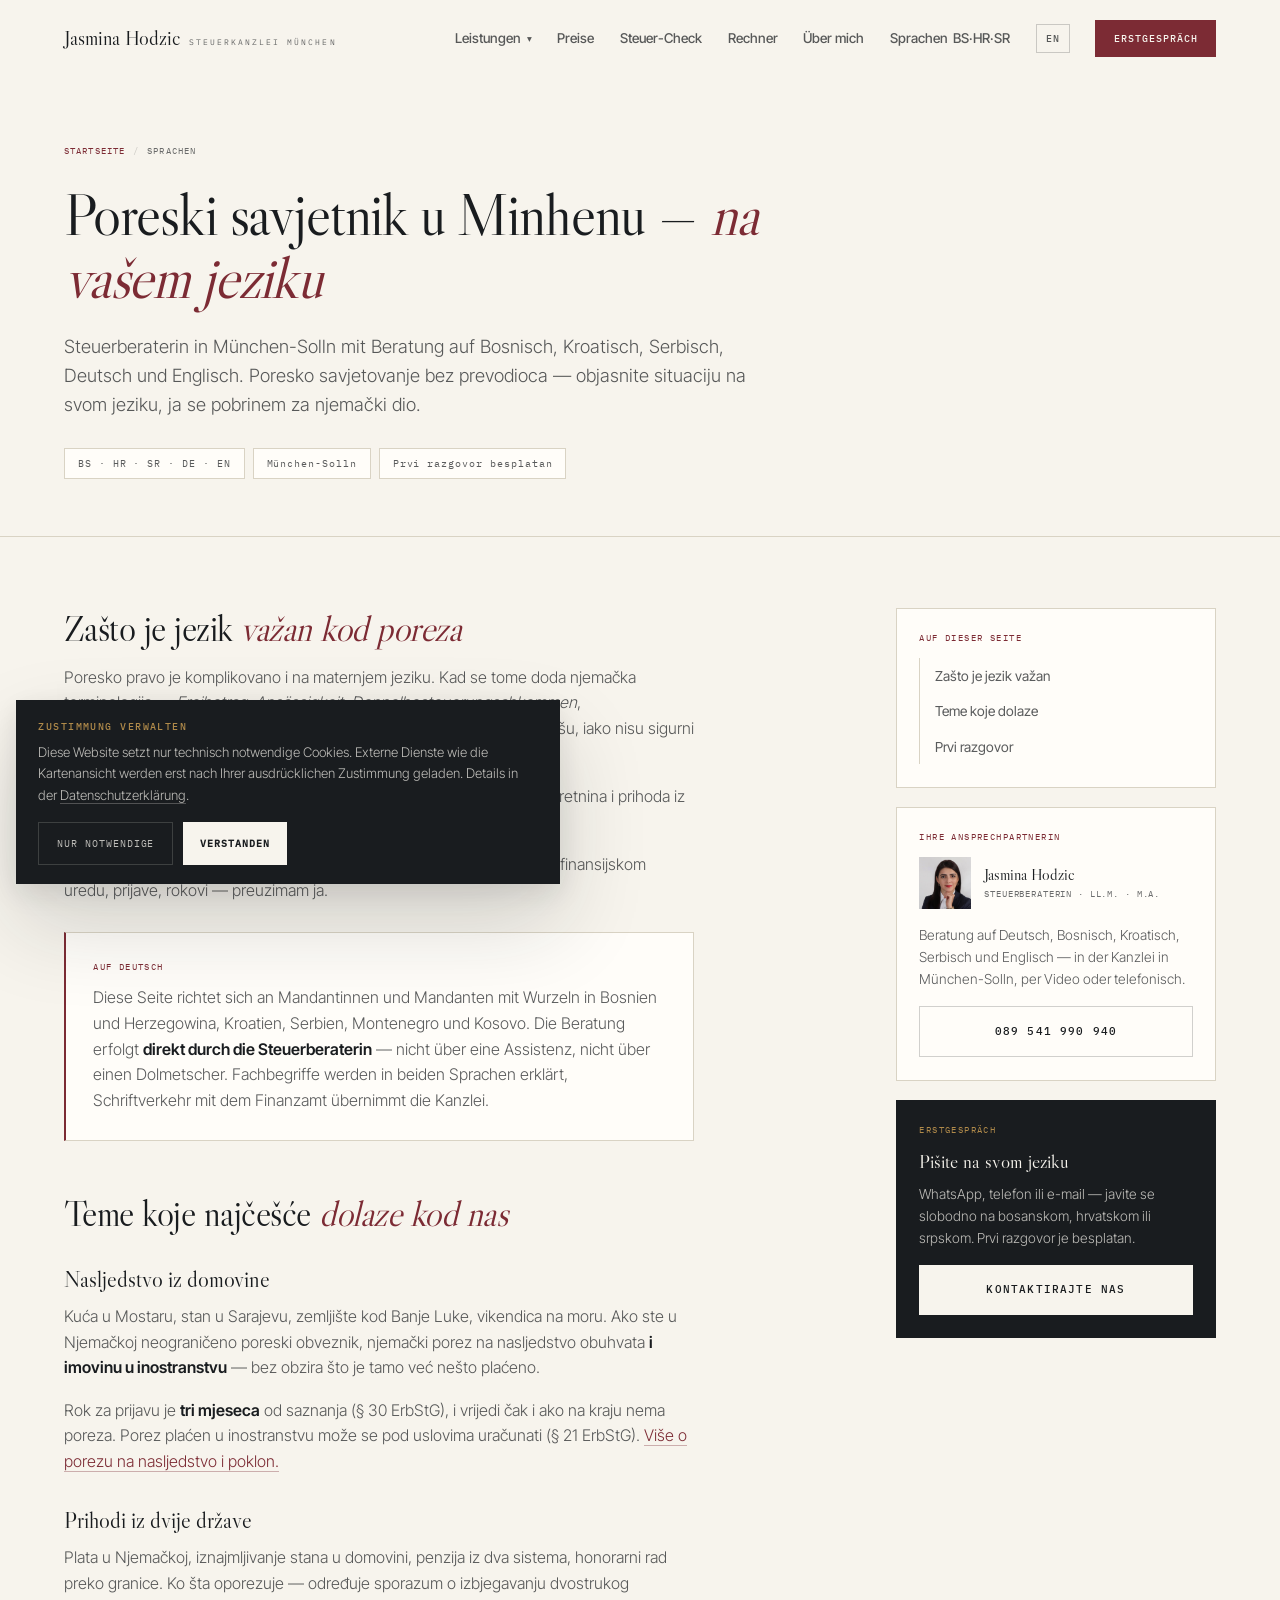
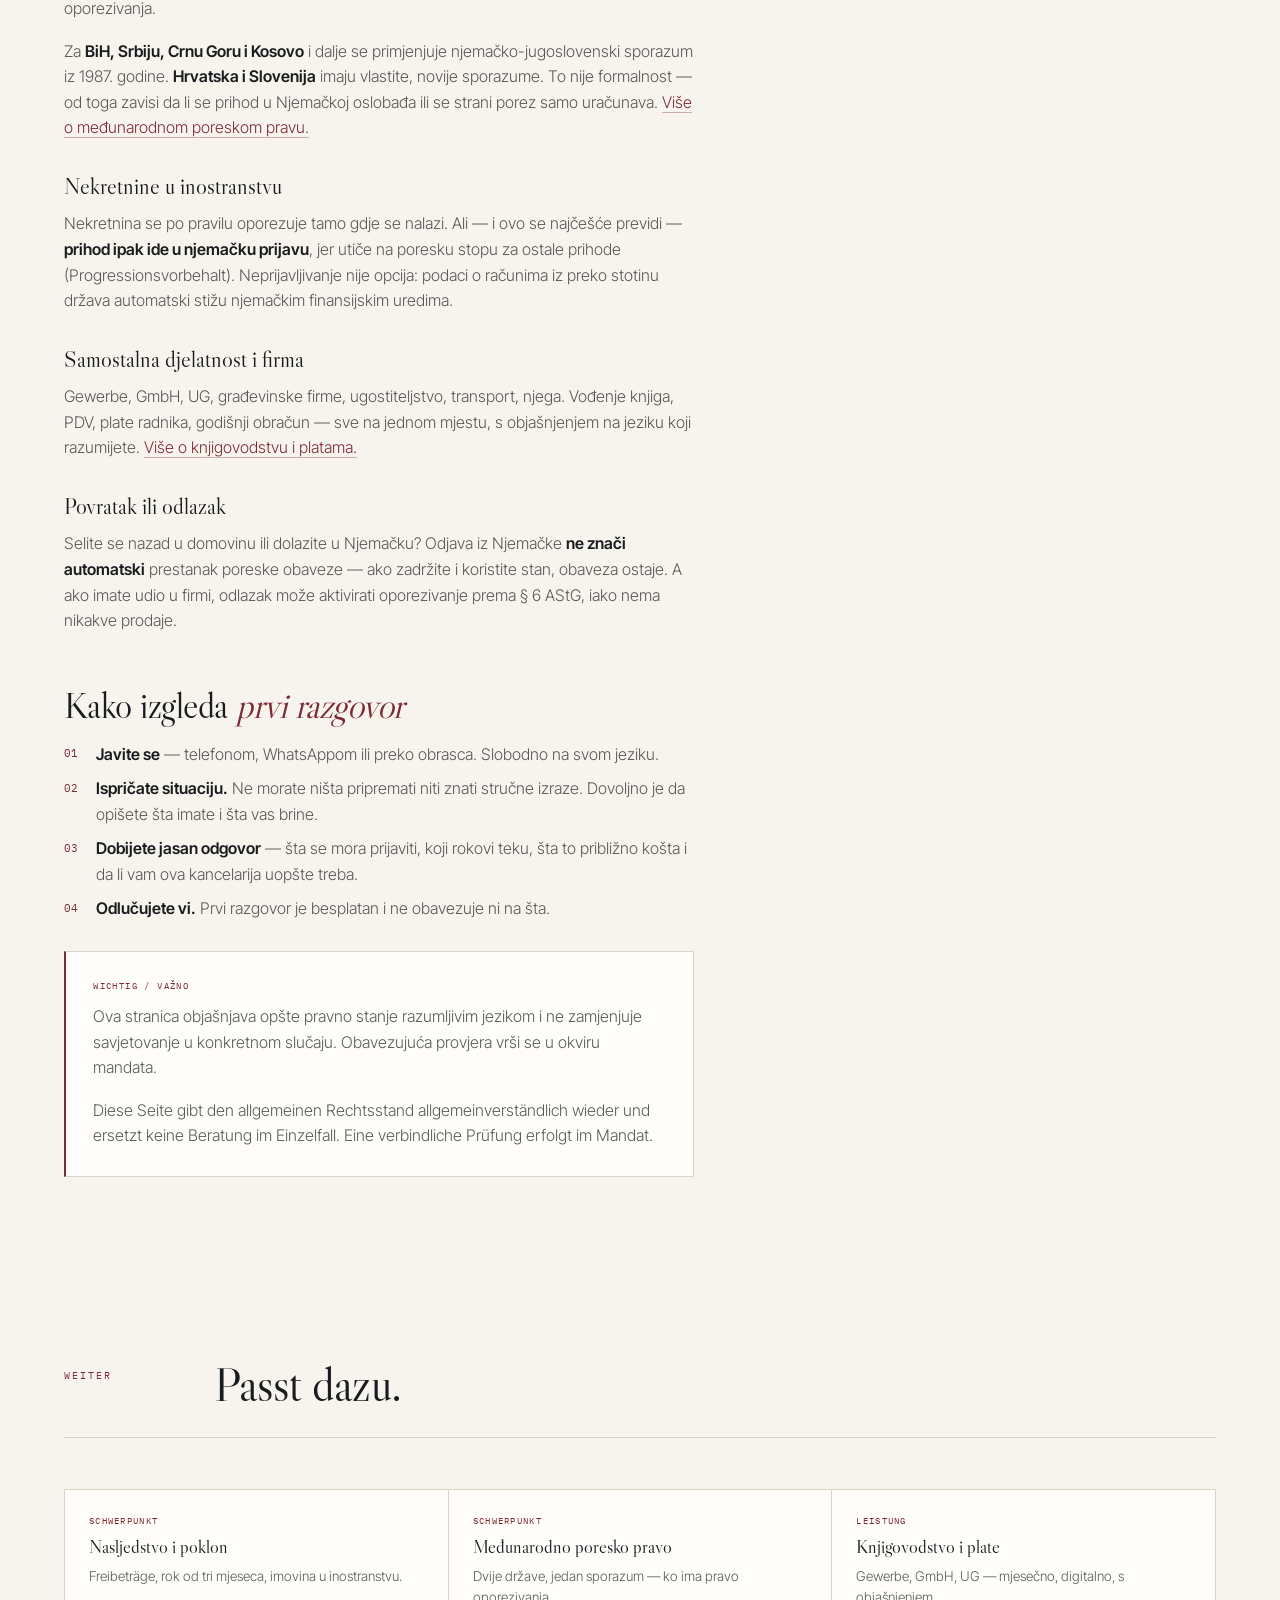
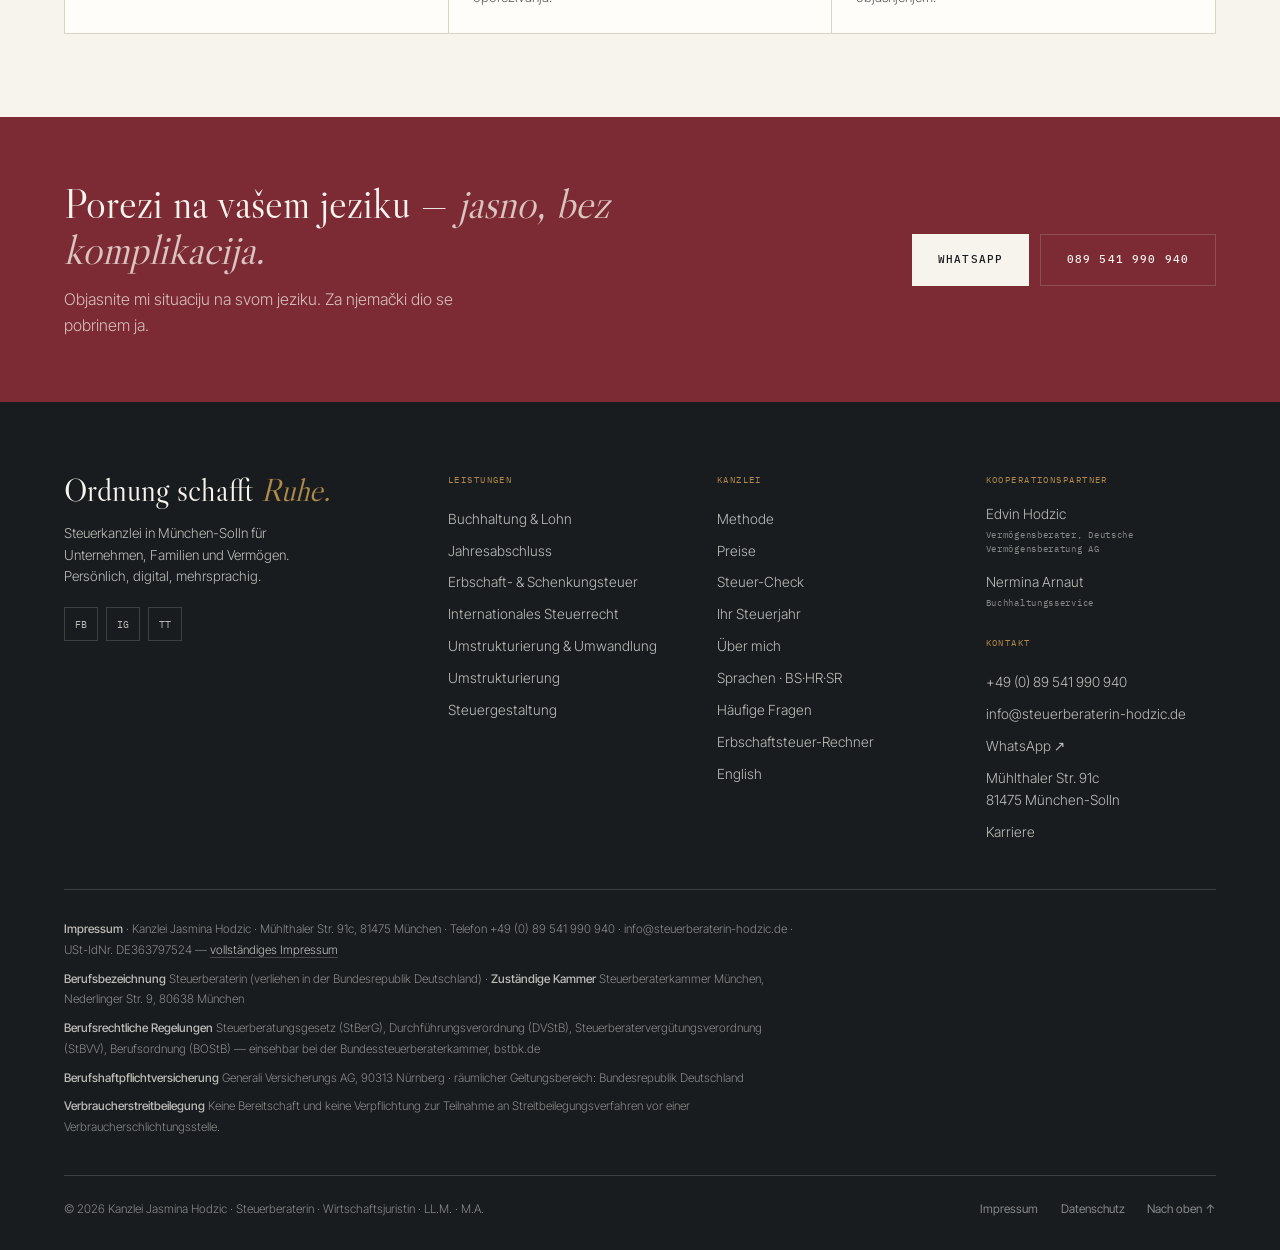
<file: steuerberater-bosnisch-kroatisch-serbisch-muenchen.html>
<!DOCTYPE html>
<html lang="de">
<head>
<meta charset="utf-8">
<meta name="viewport" content="width=device-width, initial-scale=1">
<title>Steuerberater Bosnisch, Kroatisch, Serbisch — München | Kanzlei Hodzic</title>
<meta name="description" content="Poreski savjetnik u Minhenu na bosanskom, hrvatskom i srpskom jeziku. Steuerberaterin in München-Solln: Nasljedstvo iz BiH, prihodi iz dvije države, nekretnine u inostranstvu. Prvi razgovor besplatan.">
<link rel="canonical" href="https://www.steuerberaterin-hodzic.de/steuerberater-bosnisch-kroatisch-serbisch-muenchen">
<link rel="alternate" hreflang="de" href="https://www.steuerberaterin-hodzic.de/">
<link rel="alternate" hreflang="en" href="https://www.steuerberaterin-hodzic.de/english-speaking-tax-advisor-munich">
<link rel="alternate" hreflang="bs" href="https://www.steuerberaterin-hodzic.de/steuerberater-bosnisch-kroatisch-serbisch-muenchen">
<link rel="alternate" hreflang="hr" href="https://www.steuerberaterin-hodzic.de/steuerberater-bosnisch-kroatisch-serbisch-muenchen">
<link rel="alternate" hreflang="sr" href="https://www.steuerberaterin-hodzic.de/steuerberater-bosnisch-kroatisch-serbisch-muenchen">
<link rel="alternate" hreflang="x-default" href="https://www.steuerberaterin-hodzic.de/">
<meta name="robots" content="index,follow,max-image-preview:large">
<meta property="og:type" content="article">
<meta property="og:locale" content="de_DE">
<meta property="og:site_name" content="Kanzlei Jasmina Hodzic">
<meta property="og:title" content="Steuerberater Bosnisch, Kroatisch, Serbisch — München | Kanzlei Hodzic">
<meta property="og:description" content="Poreski savjetnik u Minhenu na bosanskom, hrvatskom i srpskom jeziku. Steuerberaterin in München-Solln: Nasljedstvo iz BiH, prihodi iz dvije države, nekretnine u inostranstvu. Prvi razgovor besplatan.">
<meta property="og:url" content="https://www.steuerberaterin-hodzic.de/steuerberater-bosnisch-kroatisch-serbisch-muenchen">
<meta property="og:image" content="https://www.steuerberaterin-hodzic.de/img/og-kanzlei-hodzic.jpg">
<meta name="twitter:card" content="summary_large_image">
<meta name="geo.region" content="DE-BY">
<meta name="geo.placename" content="München-Solln">
<meta name="theme-color" content="#F7F4ED">
<link rel="icon" href="data:image/svg+xml,%3Csvg xmlns='http://www.w3.org/2000/svg' viewBox='0 0 40 40'%3E%3Crect width='40' height='40' fill='%237C2B34'/%3E%3Ctext x='20' y='27' text-anchor='middle' font-family='Georgia,serif' font-size='17' fill='%23F7F4ED'%3EJH%3C/text%3E%3C/svg%3E">
<link rel="stylesheet" href="assets/css/site.css">
<script type="application/ld+json">
{
"@context": "https://schema.org",
"@graph": [
{
"@type": "Service",
"@id": "https://www.steuerberaterin-hodzic.de/steuerberater-bosnisch-kroatisch-serbisch-muenchen#service",
"name": "Steuerberatung auf Bosnisch, Kroatisch und Serbisch",
"description": "Steuerberatung in München-Solln auf Bosnisch, Kroatisch, Serbisch, Deutsch und Englisch. Schwerpunkte: Erbschaften aus Bosnien und Herzegowina, Kroatien und Serbien, Einkünfte aus zwei Staaten, Immobilien im Ausland sowie Buchhaltung für Selbstständige und Unternehmen der Diaspora.",
"serviceType": "Steuerberatung auf Bosnisch, Kroatisch und Serbisch",
"url": "https://www.steuerberaterin-hodzic.de/steuerberater-bosnisch-kroatisch-serbisch-muenchen",
"provider": {
"@type": "AccountingService",
"@id": "https://www.steuerberaterin-hodzic.de/#kanzlei",
"name": "Kanzlei Jasmina Hodzic – Steuerberaterin",
"telephone": "+49-89-541990940",
"email": "info@steuerberaterin-hodzic.de",
"address": {
"@type": "PostalAddress",
"streetAddress": "Mühlthaler Str. 91c",
"postalCode": "81475",
"addressLocality": "München",
"addressRegion": "Bayern",
"addressCountry": "DE"
}
},
"areaServed": [
{
"@type": "City",
"name": "München"
},
{
"@type": "Country",
"name": "Deutschland"
}
],
"availableLanguage": [
"de",
"bs",
"hr",
"sr",
"en"
],
"audience": {
"@type": "Audience",
"audienceType": "Privatpersonen, Selbstständige und Unternehmen"
}
},
{
"@type": "BreadcrumbList",
"@id": "https://www.steuerberaterin-hodzic.de/steuerberater-bosnisch-kroatisch-serbisch-muenchen#brot",
"itemListElement": [
{
"@type": "ListItem",
"position": 1,
"name": "Startseite",
"item": "https://www.steuerberaterin-hodzic.de/"
},
{
"@type": "ListItem",
"position": 2,
"name": "Steuerberatung auf Bosnisch, Kroatisch und Serbisch",
"item": "https://www.steuerberaterin-hodzic.de/steuerberater-bosnisch-kroatisch-serbisch-muenchen"
}
]
},
{
"@type": "FAQPage",
"@id": "https://www.steuerberaterin-hodzic.de/steuerberater-bosnisch-kroatisch-serbisch-muenchen#faq",
"mainEntity": [
{
"@type": "Question",
"name": "Gibt es in München einen Steuerberater, der Bosnisch spricht?",
"acceptedAnswer": {
"@type": "Answer",
"text": "Ja. Die Kanzlei Jasmina Hodzic in München-Solln berät auf Deutsch, Bosnisch, Kroatisch, Serbisch und Englisch. Die Beratung erfolgt direkt durch die Steuerberaterin, ohne Dolmetscher und ohne Zwischenübersetzung."
}
},
{
"@type": "Question",
"name": "Da li mogu dobiti poresko savjetovanje na bosanskom jeziku u Minhenu?",
"acceptedAnswer": {
"@type": "Answer",
"text": "Da. Jasmina Hodzic je ovlaštena poreska savjetnica (Steuerberaterin) u Minhenu-Sollnu i savjetuje na bosanskom, hrvatskom, srpskom, njemačkom i engleskom jeziku — bez prevodioca. Prvi razgovor je besplatan i neobavezan."
}
},
{
"@type": "Question",
"name": "Naslijedio sam nekretninu u BiH — moram li to prijaviti u Njemačkoj?",
"acceptedAnswer": {
"@type": "Answer",
"text": "Ako ste u Njemačkoj neograničeno poreski obveznik, njemački porez na nasljedstvo obuhvata i imovinu u inostranstvu. Nasljedstvo se mora prijaviti nadležnom finansijskom uredu u roku od tri mjeseca, čak i ako na kraju nema poreza. Porez plaćen u BiH može se pod određenim uslovima uračunati prema § 21 ErbStG."
}
},
{
"@type": "Question",
"name": "Radim u Njemačkoj a imam prihode i u BiH ili Hrvatskoj — gdje plaćam porez?",
"acceptedAnswer": {
"@type": "Answer",
"text": "Zavisi od sporazuma o izbjegavanju dvostrukog oporezivanja. Za BiH, Srbiju, Crnu Goru i Kosovo i dalje se primjenjuje njemačko-jugoslovenski sporazum iz 1987. godine. Hrvatska i Slovenija imaju vlastite, novije sporazume s Njemačkom. Sporazum određuje koja država ima pravo oporezivanja i kako se izbjegava dvostruko plaćanje."
}
},
{
"@type": "Question",
"name": "Koliko košta poreski savjetnik?",
"acceptedAnswer": {
"@type": "Answer",
"text": "Orijentacione cijene za tekuće mandate: od 39 € mjesečno za privatna lica, od 149 € za samostalne djelatnosti, od 349 € za GmbH i UG — plus zakonski PDV. Obavezujuće se honorar određuje prema njemačkoj uredbi o naknadama poreskih savjetnika (StBVV), zavisno od vrijednosti predmeta i obima posla."
}
}
]
}
]
}
</script>
</head>
<body>
<a class="skip" href="#inhalt">Zum Inhalt springen</a>
<div id="prog"></div>
<span id="top"></span>
<nav id="nav" aria-label="Hauptnavigation">
  <div class="in">
    <a class="lg" href="index.html"><b>Jasmina Hodzic</b><s>Steuerkanzlei München</s></a>
    <div class="nl" id="nl">
      <div class="dd">
        <button aria-expanded="false" aria-haspopup="true">Leistungen <i>&#9662;</i></button>
        <div class="men">
          <a href="leistungen/buchhaltung-lohnabrechnung-muenchen.html">Buchhaltung &amp; Lohn<s>Laufend, monatlich, digital</s></a>
          <a href="leistungen/jahresabschluss-steuererklaerung-muenchen.html">Jahresabschluss &amp; Steuererklärung<s>Bilanz, EÜR, alle Erklärungen</s></a>
          <a href="leistungen/erbschaftsteuer-schenkungsteuer-muenchen.html">Erbschaft- &amp; Schenkungsteuer<s>Schwerpunkt der Kanzlei</s></a>
          <a href="leistungen/internationales-steuerrecht-muenchen.html">Internationales Steuerrecht<s>Zwei Länder, zwei Systeme</s></a>
          <a href="leistungen/umstrukturierung-umwandlung-muenchen.html">Umstrukturierung &amp; Umwandlung<s>Rechtsform, Holding, Nachfolge</s></a>
        </div>
      </div>
      <a href="index.html#preise">Preise</a>
      <a href="index.html#check">Steuer-Check</a>
      <a href="erbschaftsteuer-rechner.html">Rechner</a>
      <a href="index.html#ueber">Über mich</a>
      <a href="steuerberater-bosnisch-kroatisch-serbisch-muenchen.html">Sprachen <span>BS·HR·SR</span></a>
      <a class="lang" href="english-speaking-tax-advisor-munich.html" hreflang="en" lang="en">EN</a>
      <a class="cta" href="index.html#kontakt">Erstgespräch</a>
    </div>
    <button id="burg" aria-label="Menü öffnen" aria-expanded="false" aria-controls="nl"><i></i><i></i><i></i></button>
  </div>
</nav>
<header class="ukopf"><div class="in"><div class="brot"><a href="index.html">Startseite</a><i>/</i><span>Sprachen</span></div><h1>Poreski savjetnik u Minhenu — <em>na vašem jeziku</em></h1><p class="lead">Steuerberaterin in München-Solln mit Beratung auf Bosnisch, Kroatisch, Serbisch, Deutsch und Englisch. Poresko savjetovanje bez prevodioca — objasnite situaciju na svom jeziku, ja se pobrinem za njemački dio.</p><div class="meta"><span>BS · HR · SR · DE · EN</span><span>München-Solln</span><span>Prvi razgovor besplatan</span></div></div></header>
<main id="inhalt"><div class="ubody">
<article class="prosa">

<h2 id="zasto" lang="bs">Zašto je jezik <em>važan kod poreza</em></h2>
<p lang="bs">Poresko pravo je komplikovano i na maternjem jeziku. Kad se tome doda njemačka terminologija — <em>Freibetrag</em>, <em>Ansässigkeit</em>, <em>Doppelbesteuerungsabkommen</em>, <em>Progressionsvorbehalt</em> — mnogi ljudi jednostavno klimnu glavom i potpišu, iako nisu sigurni šta potpisuju.</p>
<p lang="bs">To nije pitanje inteligencije nego rječnika. A upravo kod nasljedstva, nekretnina i prihoda iz dvije države često odlučuje jedan detalj koji se izgubi u prevodu.</p>
<p lang="bs">U ovoj kancelariji razgovor teče na vašem jeziku. Njemački dio — dopisi finansijskom uredu, prijave, rokovi — preuzimam ja.</p>

<div class="kasten">
  <span class="lb">Auf Deutsch</span>
  <p>Diese Seite richtet sich an Mandantinnen und Mandanten mit Wurzeln in Bosnien und Herzegowina, Kroatien, Serbien, Montenegro und Kosovo. Die Beratung erfolgt <strong>direkt durch die Steuerberaterin</strong> — nicht über eine Assistenz, nicht über einen Dolmetscher. Fachbegriffe werden in beiden Sprachen erklärt, Schriftverkehr mit dem Finanzamt übernimmt die Kanzlei.</p>
</div>

<h2 id="teme" lang="bs">Teme koje najčešće <em>dolaze kod nas</em></h2>

<h3 lang="bs">Nasljedstvo iz domovine</h3>
<p lang="bs">Kuća u Mostaru, stan u Sarajevu, zemljište kod Banje Luke, vikendica na moru. Ako ste u Njemačkoj neograničeno poreski obveznik, njemački porez na nasljedstvo obuhvata <strong>i imovinu u inostranstvu</strong> — bez obzira što je tamo već nešto plaćeno.</p>
<p lang="bs">Rok za prijavu je <strong>tri mjeseca</strong> od saznanja (§ 30 ErbStG), i vrijedi čak i ako na kraju nema poreza. Porez plaćen u inostranstvu može se pod uslovima uračunati (§ 21 ErbStG). <a href="leistungen/erbschaftsteuer-schenkungsteuer-muenchen.html">Više o porezu na nasljedstvo i poklon.</a></p>

<h3 lang="bs">Prihodi iz dvije države</h3>
<p lang="bs">Plata u Njemačkoj, iznajmljivanje stana u domovini, penzija iz dva sistema, honorarni rad preko granice. Ko šta oporezuje — određuje sporazum o izbjegavanju dvostrukog oporezivanja.</p>
<p lang="bs">Za <strong>BiH, Srbiju, Crnu Goru i Kosovo</strong> i dalje se primjenjuje njemačko-jugoslovenski sporazum iz 1987. godine. <strong>Hrvatska i Slovenija</strong> imaju vlastite, novije sporazume. To nije formalnost — od toga zavisi da li se prihod u Njemačkoj oslobađa ili se strani porez samo uračunava. <a href="leistungen/internationales-steuerrecht-muenchen.html">Više o međunarodnom poreskom pravu.</a></p>

<h3 lang="bs">Nekretnine u inostranstvu</h3>
<p lang="bs">Nekretnina se po pravilu oporezuje tamo gdje se nalazi. Ali — i ovo se najčešće previdi — <strong>prihod ipak ide u njemačku prijavu</strong>, jer utiče na poresku stopu za ostale prihode (Progressionsvorbehalt). Neprijavljivanje nije opcija: podaci o računima iz preko stotinu država automatski stižu njemačkim finansijskim uredima.</p>

<h3 lang="bs">Samostalna djelatnost i firma</h3>
<p lang="bs">Gewerbe, GmbH, UG, građevinske firme, ugostiteljstvo, transport, njega. Vođenje knjiga, PDV, plate radnika, godišnji obračun — sve na jednom mjestu, s objašnjenjem na jeziku koji razumijete. <a href="leistungen/buchhaltung-lohnabrechnung-muenchen.html">Više o knjigovodstvu i platama.</a></p>

<h3 lang="bs">Povratak ili odlazak</h3>
<p lang="bs">Selite se nazad u domovinu ili dolazite u Njemačku? Odjava iz Njemačke <strong>ne znači automatski</strong> prestanak poreske obaveze — ako zadržite i koristite stan, obaveza ostaje. A ako imate udio u firmi, odlazak može aktivirati oporezivanje prema § 6 AStG, iako nema nikakve prodaje.</p>

<h2 id="kako" lang="bs">Kako izgleda <em>prvi razgovor</em></h2>
<ol lang="bs">
  <li><strong>Javite se</strong> — telefonom, WhatsAppom ili preko obrasca. Slobodno na svom jeziku.</li>
  <li><strong>Ispričate situaciju.</strong> Ne morate ništa pripremati niti znati stručne izraze. Dovoljno je da opišete šta imate i šta vas brine.</li>
  <li><strong>Dobijete jasan odgovor</strong> — šta se mora prijaviti, koji rokovi teku, šta to približno košta i da li vam ova kancelarija uopšte treba.</li>
  <li><strong>Odlučujete vi.</strong> Prvi razgovor je besplatan i ne obavezuje ni na šta.</li>
</ol>

<div class="kasten">
  <span class="lb">Wichtig / Važno</span>
  <p lang="bs">Ova stranica objašnjava opšte pravno stanje razumljivim jezikom i ne zamjenjuje savjetovanje u konkretnom slučaju. Obavezujuća provjera vrši se u okviru mandata.</p>
  <p>Diese Seite gibt den allgemeinen Rechtsstand allgemeinverständlich wieder und ersetzt keine Beratung im Einzelfall. Eine verbindliche Prüfung erfolgt im Mandat.</p>
</div>

</article>
<aside class="rand">
<div class="kt"><span class="lb">Auf dieser Seite</span><nav><a href="#zasto">Zašto je jezik važan</a><a href="#teme">Teme koje dolaze</a><a href="#kako">Prvi razgovor</a></nav></div><div class="kt"><span class="lb">Ihre Ansprechpartnerin</span><div class="prt"><img src="img/jasmina-hodzic-steuerberaterin-muenchen-640.jpg" alt="Jasmina Hodzic, Steuerberaterin" width="52" height="52" loading="lazy" decoding="async"><div><b>Jasmina Hodzic</b><s>Steuerberaterin · LL.M. · M.A.</s></div></div><p>Beratung auf Deutsch, Bosnisch, Kroatisch, Serbisch und Englisch — in der Kanzlei in München-Solln, per Video oder telefonisch.</p><a class="btn b-leer" href="tel:+4989541990940"><u></u><span>089 541 990 940</span></a></div><div class="kt dunkel"><span class="lb">Erstgespräch</span><h3>Pišite na svom jeziku</h3><p>WhatsApp, telefon ili e-mail — javite se slobodno na bosanskom, hrvatskom ili srpskom. Prvi razgovor je besplatan.</p><a class="btn b-hell" href="index.html#kontakt"><u></u><span>Kontaktirajte nas</span></a></div>
</aside>
</div>
<section class="sek s-pap"><div class="in"><div class="kopf up"><span class="nr">Weiter</span><div><h2><span class="mk"><i>Passt dazu.</i></span></h2></div></div><div class="weiter up"><a href="leistungen/erbschaftsteuer-schenkungsteuer-muenchen.html"><span class="k">Schwerpunkt</span><b>Nasljedstvo i poklon</b><p>Freibeträge, rok od tri mjeseca, imovina u inostranstvu.</p></a><a href="leistungen/internationales-steuerrecht-muenchen.html"><span class="k">Schwerpunkt</span><b>Međunarodno poresko pravo</b><p>Dvije države, jedan sporazum — ko ima pravo oporezivanja.</p></a><a href="leistungen/buchhaltung-lohnabrechnung-muenchen.html"><span class="k">Leistung</span><b>Knjigovodstvo i plate</b><p>Gewerbe, GmbH, UG — mjesečno, digitalno, s objašnjenjem.</p></a></div></div></section><section class="cta-band"><div class="in"><div><h2>Porezi na vašem jeziku — <em>jasno, bez komplikacija.</em></h2><p lang="bs">Objasnite mi situaciju na svom jeziku. Za njemački dio se pobrinem ja.</p></div><div class="cc"><a class="btn b-hell" href="https://wa.me/4989541990940?text=Dobar%20dan%2C%20zanima%20me%20besplatan%20prvi%20razgovor." target="_blank" rel="noopener"><u></u><span>WhatsApp</span></a><a class="btn b-rand" href="tel:+4989541990940"><u></u><span>089 541 990 940</span></a></div></div></section>
</main>
<footer>
  <div class="in">
    <div class="fo">
      <div>
        <p class="cl">Ordnung schafft <em>Ruhe.</em></p>
        <p style="font-size:.85rem;color:var(--p72);font-weight:300;margin-bottom:1rem;max-width:34ch">Steuerkanzlei in München-Solln für Unternehmen, Familien und Vermögen. Persönlich, digital, mehrsprachig.</p>
        <div class="so">
          <a href="https://www.facebook.com/people/Jasmina-Hodzic/100094933616518/" target="_blank" rel="noopener" ><span aria-hidden="true">fb</span><span class="nur-sr">Facebook der Kanzlei</span></a>
          <a href="https://www.instagram.com/steuerberaterinjasmina/" target="_blank" rel="noopener" ><span aria-hidden="true">ig</span><span class="nur-sr">Instagram der Kanzlei</span></a>
          <a href="https://www.tiktok.com/@steuerberaterinjasmina" target="_blank" rel="noopener" ><span aria-hidden="true">tt</span><span class="nur-sr">TikTok der Kanzlei</span></a>
        </div>
      </div>
      <div><p class="t">Leistungen</p>
        <a class="l" href="leistungen/buchhaltung-lohnabrechnung-muenchen.html">Buchhaltung &amp; Lohn</a>
        <a class="l" href="leistungen/jahresabschluss-steuererklaerung-muenchen.html">Jahresabschluss</a>
        <a class="l" href="leistungen/erbschaftsteuer-schenkungsteuer-muenchen.html">Erbschaft- &amp; Schenkungsteuer</a>
        <a class="l" href="leistungen/internationales-steuerrecht-muenchen.html">Internationales Steuerrecht</a>
        <a class="l" href="leistungen/umstrukturierung-umwandlung-muenchen.html">Umstrukturierung &amp; Umwandlung</a>
        <a class="l" href="index.html#leistungen">Umstrukturierung</a>
        <a class="l" href="index.html#leistungen">Steuergestaltung</a></div>
      <div><p class="t">Kanzlei</p>
        <a class="l" href="index.html#methode">Methode</a>
        <a class="l" href="index.html#preise">Preise</a>
        <a class="l" href="index.html#check">Steuer-Check</a>
        <a class="l" href="index.html#jahr">Ihr Steuerjahr</a>
        <a class="l" href="index.html#ueber">Über mich</a>
        <a class="l" href="steuerberater-bosnisch-kroatisch-serbisch-muenchen.html">Sprachen · BS·HR·SR</a>
        <a class="l" href="index.html#faq">Häufige Fragen</a>
        <a class="l" href="erbschaftsteuer-rechner.html">Erbschaftsteuer-Rechner</a>
        <a class="l" href="english-speaking-tax-advisor-munich.html" hreflang="en" lang="en">English</a></div>
      <div><p class="t">Kooperationspartner</p>
        <div class="pp">Edvin Hodzic<s>Vermögensberater, Deutsche Vermögensberatung AG</s></div>
        <div class="pp">Nermina Arnaut<s>Buchhaltungsservice</s></div>
        <p class="t" style="margin-top:1.6rem">Kontakt</p>
        <a class="l" href="tel:+4989541990940">+49 (0) 89 541 990 940</a>
        <a class="l" href="mailto:info@steuerberaterin-hodzic.de">info@steuerberaterin-hodzic.de</a>
        <a class="l" href="https://wa.me/4989541990940" target="_blank" rel="noopener">WhatsApp ↗</a>
        <a class="l" href="index.html#kontakt">Mühlthaler Str. 91c<br>81475 München-Solln</a>
        <a class="l" href="mailto:info@steuerberaterin-hodzic.de?subject=Bewerbung">Karriere</a></div>
    </div>
    <div class="recht">
      <p><b>Impressum</b> · Kanzlei Jasmina Hodzic · Mühlthaler Str. 91c, 81475 München · Telefon +49 (0) 89 541 990 940 · info@steuerberaterin-hodzic.de · USt-IdNr. DE363797524 — <a href="impressum.html">vollständiges Impressum</a></p>
      <p><b>Berufsbezeichnung</b> Steuerberaterin (verliehen in der Bundesrepublik Deutschland) · <b>Zuständige Kammer</b> Steuerberaterkammer München, Nederlinger Str. 9, 80638 München</p>
      <p><b>Berufsrechtliche Regelungen</b> Steuerberatungsgesetz (StBerG), Durchführungsverordnung (DVStB), Steuerberatervergütungsverordnung (StBVV), Berufsordnung (BOStB) — einsehbar bei der Bundessteuerberaterkammer, bstbk.de</p>
      <p><b>Berufshaftpflichtversicherung</b> Generali Versicherungs AG, 90313 Nürnberg · räumlicher Geltungsbereich: Bundesrepublik Deutschland</p>
      <p><b>Verbraucherstreitbeilegung</b> Keine Bereitschaft und keine Verpflichtung zur Teilnahme an Streitbeilegungsverfahren vor einer Verbraucherschlichtungsstelle.</p>
    </div>
    <div class="fu">
      <p>© 2026 Kanzlei Jasmina Hodzic · Steuerberaterin · Wirtschaftsjuristin · LL.M. · M.A.</p>
      <div class="lk"><a href="impressum.html">Impressum</a><a href="datenschutz.html">Datenschutz</a><a href="#top">Nach oben ↑</a></div>
    </div>
  </div>
</footer>

<div id="sticky">
  <a class="wa" href="https://wa.me/4989541990940?text=Guten%20Tag%2C%20ich%20interessiere%20mich%20f%C3%BCr%20ein%20kostenloses%20Erstgespr%C3%A4ch." target="_blank" rel="noopener" aria-label="Per WhatsApp schreiben">
    <svg viewBox="0 0 24 24" width="24" height="24" fill="#fff" aria-hidden="true"><path d="M17.47 14.38c-.3-.15-1.76-.87-2.03-.97-.27-.1-.47-.15-.67.15-.2.3-.77.97-.94 1.17-.17.2-.35.22-.65.07-.3-.15-1.26-.46-2.4-1.48-.89-.79-1.49-1.77-1.66-2.07-.17-.3-.02-.46.13-.61.14-.14.3-.35.45-.53.15-.18.2-.3.3-.5.1-.2.05-.38-.02-.53-.08-.15-.67-1.62-.92-2.21-.24-.58-.49-.5-.67-.51h-.57c-.2 0-.52.07-.79.38-.27.3-1.04 1.02-1.04 2.48s1.07 2.88 1.22 3.08c.15.2 2.1 3.2 5.08 4.49.71.31 1.26.49 1.69.62.71.23 1.36.2 1.87.12.57-.09 1.76-.72 2.01-1.41.25-.69.25-1.29.17-1.41-.07-.13-.27-.2-.57-.35Z"/><path d="M12.04 2.5c-5.23 0-9.48 4.25-9.48 9.48 0 1.67.44 3.3 1.27 4.74L2.5 21.5l4.9-1.28a9.44 9.44 0 0 0 4.63 1.2h.01c5.23 0 9.48-4.25 9.48-9.48 0-2.53-.99-4.91-2.78-6.7a9.4 9.4 0 0 0-6.7-2.74Zm0 17.36h-.01a7.9 7.9 0 0 1-4.02-1.1l-.29-.17-2.91.76.78-2.84-.19-.29a7.85 7.85 0 0 1-1.21-4.2 7.89 7.89 0 0 1 7.87-7.87c2.1 0 4.08.82 5.56 2.31a7.82 7.82 0 0 1 2.3 5.57 7.89 7.89 0 0 1-7.88 7.83Z"/></svg>
  </a>
  <a class="tm" href="index.html#kontakt">Termin anfragen</a>
</div>

<div id="cook" role="dialog" aria-label="Einwilligung verwalten">
  <p><b>Zustimmung verwalten</b>Diese Website setzt nur technisch notwendige Cookies. Externe Dienste wie die Kartenansicht werden erst nach Ihrer ausdrücklichen Zustimmung geladen. Details in der <a href="datenschutz.html">Datenschutzerklärung</a>.</p>
  <div class="bt"><button class="no" id="ck-no">Nur notwendige</button><button class="ok" id="ck-ok">Verstanden</button></div>
</div>

<script src="assets/js/site.js" defer></script>
</body>
</html>
</file>
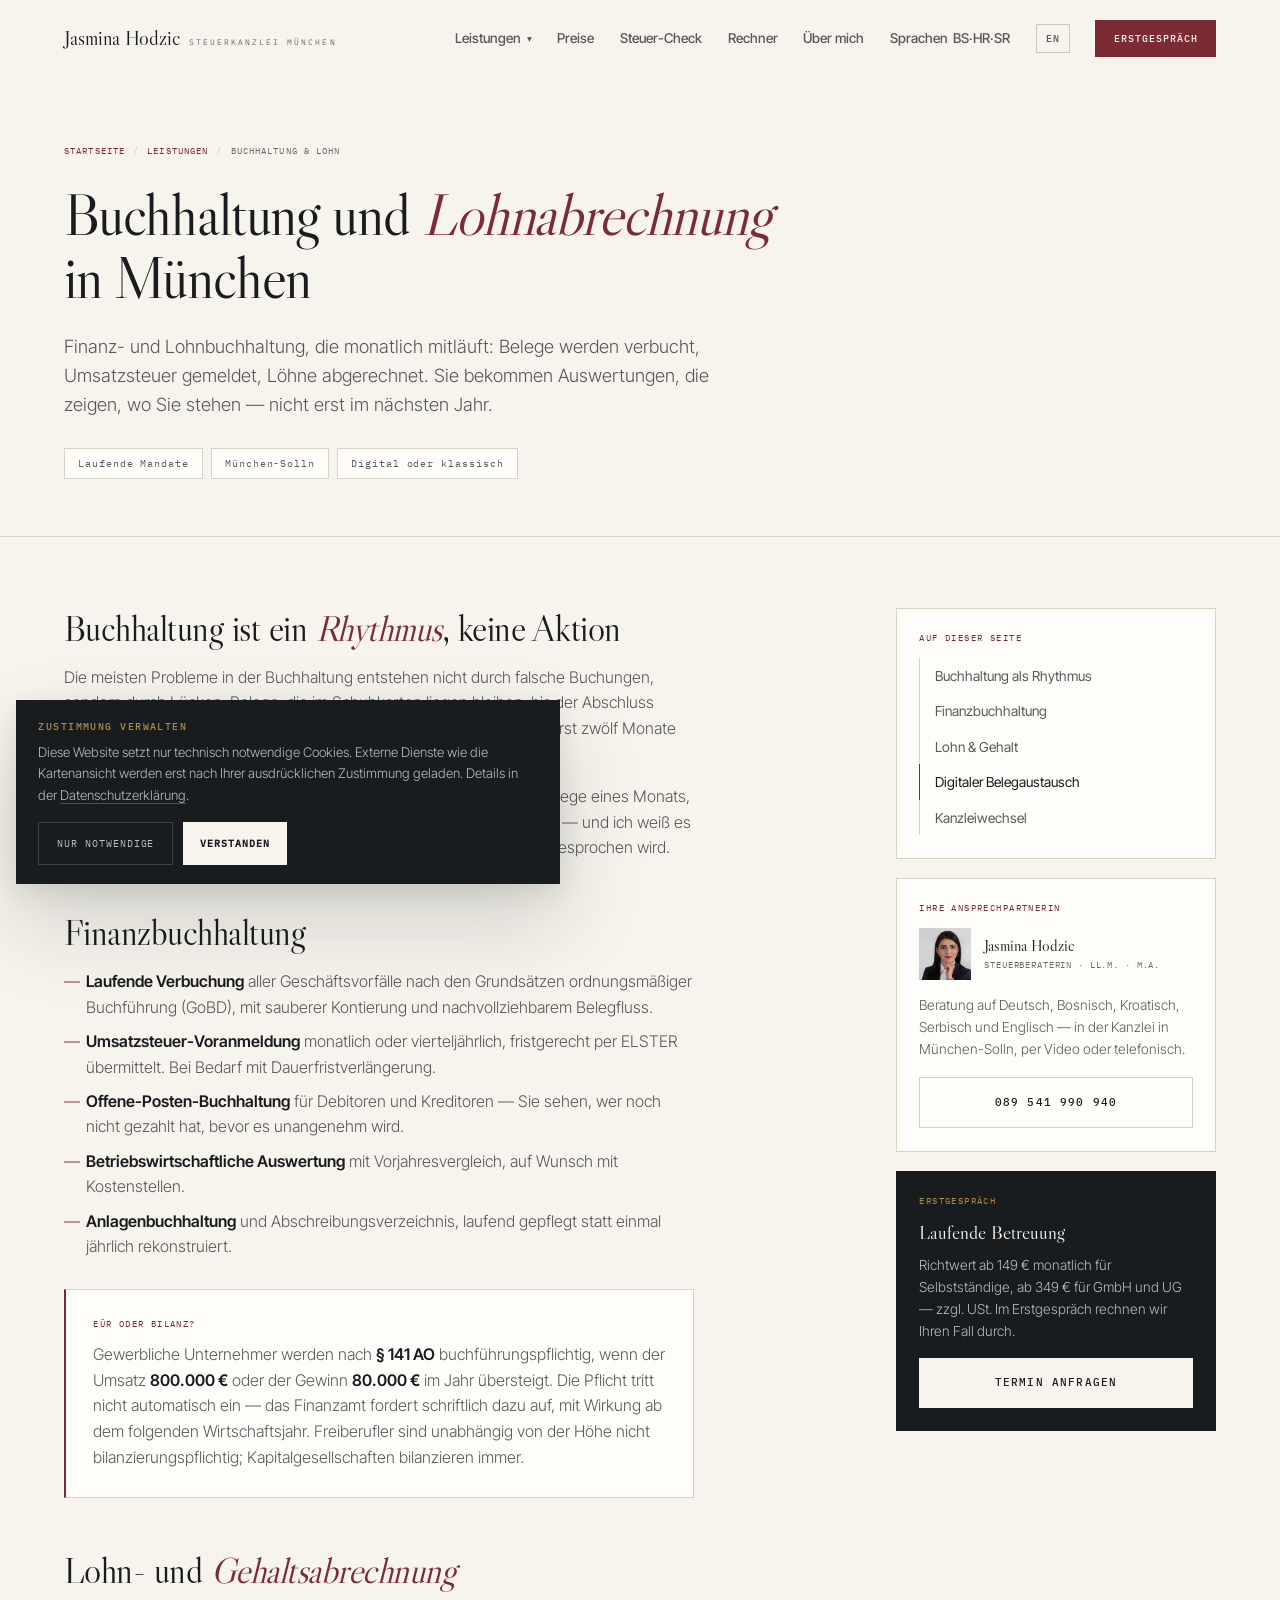
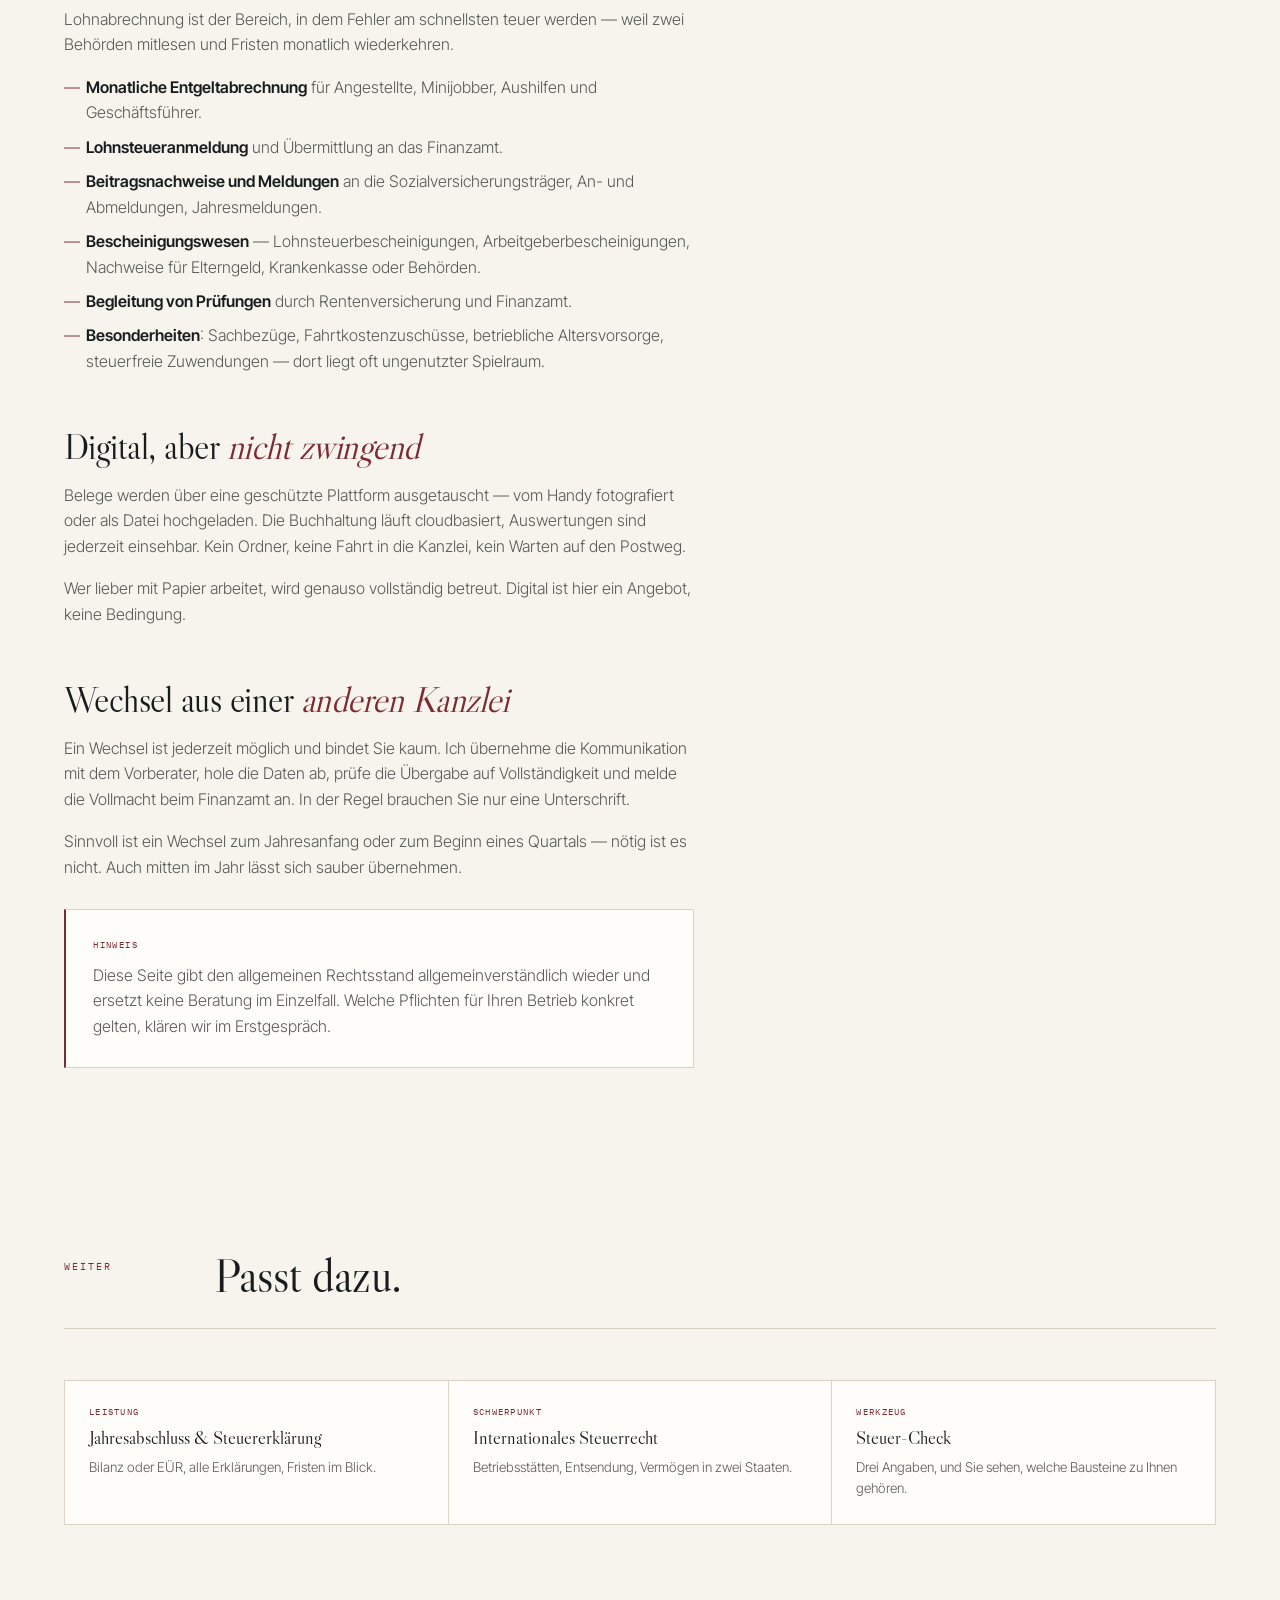
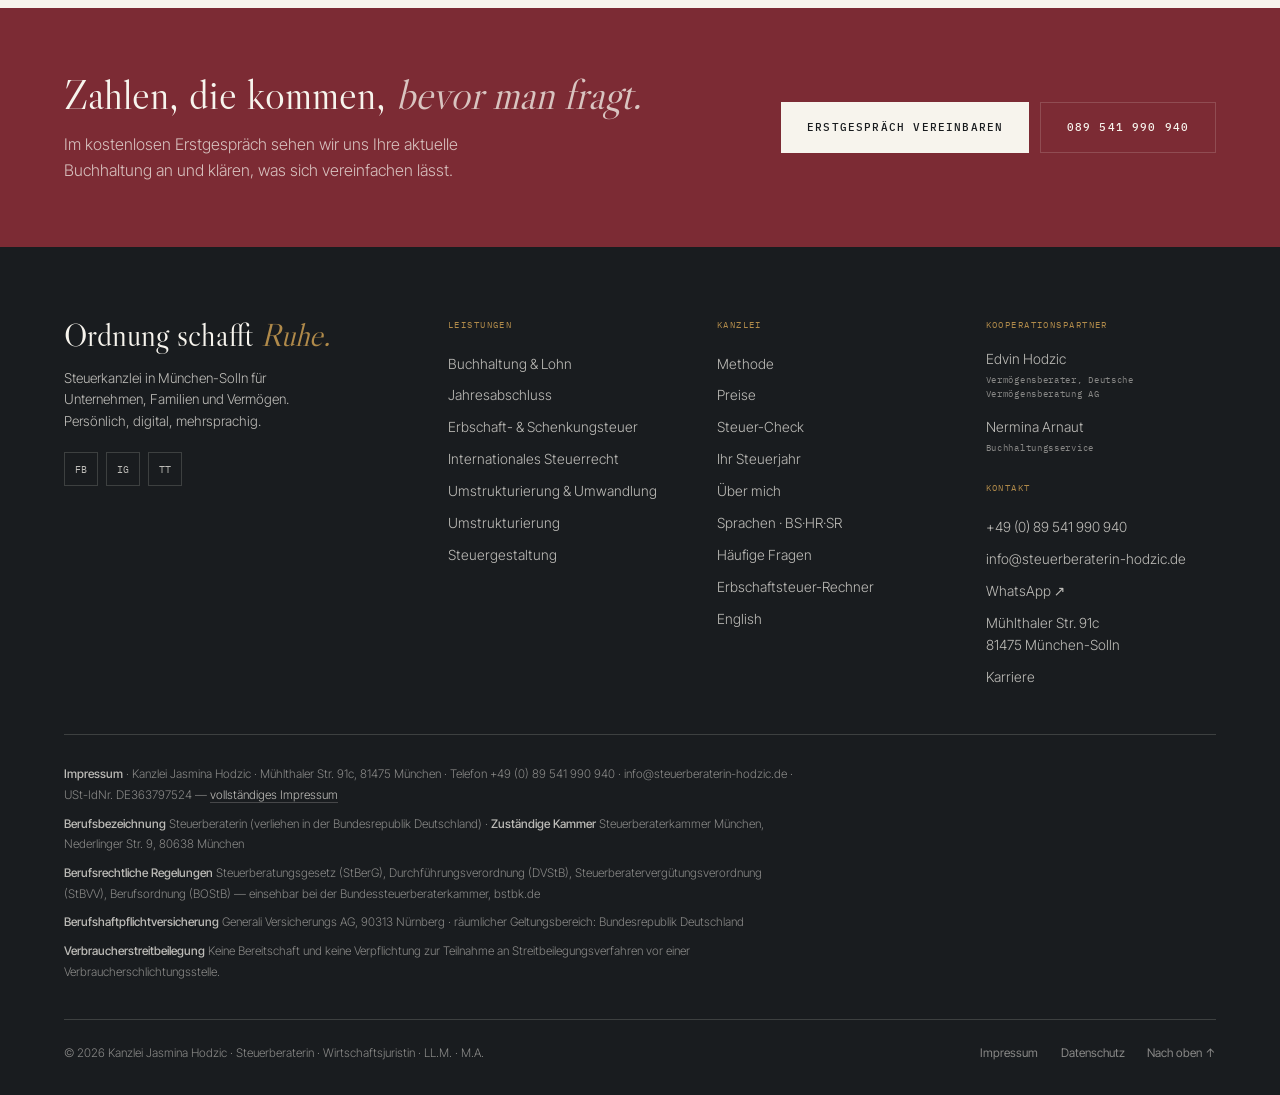
<file: leistungen/buchhaltung-lohnabrechnung-muenchen.html>
<!DOCTYPE html>
<html lang="de">
<head>
<meta charset="utf-8">
<meta name="viewport" content="width=device-width, initial-scale=1">
<title>Buchhaltung & Lohnabrechnung München | Steuerberaterin Hodzic</title>
<meta name="description" content="Laufende Finanz- und Lohnbuchhaltung in München-Solln: Verbuchung nach GoBD, Umsatzsteuer-Voranmeldung, Entgeltabrechnung, BWA und digitaler Belegaustausch. Richtwerte ab 149 € monatlich.">
<link rel="canonical" href="https://www.steuerberaterin-hodzic.de/leistungen/buchhaltung-lohnabrechnung-muenchen">
<meta name="robots" content="index,follow,max-image-preview:large">
<meta property="og:type" content="article">
<meta property="og:locale" content="de_DE">
<meta property="og:site_name" content="Kanzlei Jasmina Hodzic">
<meta property="og:title" content="Buchhaltung & Lohnabrechnung München | Steuerberaterin Hodzic">
<meta property="og:description" content="Laufende Finanz- und Lohnbuchhaltung in München-Solln: Verbuchung nach GoBD, Umsatzsteuer-Voranmeldung, Entgeltabrechnung, BWA und digitaler Belegaustausch. Richtwerte ab 149 € monatlich.">
<meta property="og:url" content="https://www.steuerberaterin-hodzic.de/leistungen/buchhaltung-lohnabrechnung-muenchen">
<meta property="og:image" content="https://www.steuerberaterin-hodzic.de/img/og-kanzlei-hodzic.jpg">
<meta name="twitter:card" content="summary_large_image">
<meta name="geo.region" content="DE-BY">
<meta name="geo.placename" content="München-Solln">
<meta name="theme-color" content="#F7F4ED">
<link rel="icon" href="data:image/svg+xml,%3Csvg xmlns='http://www.w3.org/2000/svg' viewBox='0 0 40 40'%3E%3Crect width='40' height='40' fill='%237C2B34'/%3E%3Ctext x='20' y='27' text-anchor='middle' font-family='Georgia,serif' font-size='17' fill='%23F7F4ED'%3EJH%3C/text%3E%3C/svg%3E">
<link rel="stylesheet" href="../assets/css/site.css">
<script type="application/ld+json">
{
"@context": "https://schema.org",
"@graph": [
{
"@type": "Service",
"@id": "https://www.steuerberaterin-hodzic.de/leistungen/buchhaltung-lohnabrechnung-muenchen#service",
"name": "Buchhaltung und Lohnabrechnung",
"description": "Laufende Finanzbuchhaltung und Lohnabrechnung für Selbstständige und Unternehmen in München: Verbuchung nach GoBD, Umsatzsteuer-Voranmeldung, Entgeltabrechnung, Meldungen an Sozialversicherung und Finanzamt sowie betriebswirtschaftliche Auswertungen.",
"serviceType": "Buchhaltung und Lohnabrechnung",
"url": "https://www.steuerberaterin-hodzic.de/leistungen/buchhaltung-lohnabrechnung-muenchen",
"provider": {
"@type": "AccountingService",
"@id": "https://www.steuerberaterin-hodzic.de/#kanzlei",
"name": "Kanzlei Jasmina Hodzic – Steuerberaterin",
"telephone": "+49-89-541990940",
"email": "info@steuerberaterin-hodzic.de",
"address": {
"@type": "PostalAddress",
"streetAddress": "Mühlthaler Str. 91c",
"postalCode": "81475",
"addressLocality": "München",
"addressRegion": "Bayern",
"addressCountry": "DE"
}
},
"areaServed": [
{
"@type": "City",
"name": "München"
},
{
"@type": "Country",
"name": "Deutschland"
}
],
"availableLanguage": [
"de",
"bs",
"hr",
"sr",
"en"
],
"audience": {
"@type": "Audience",
"audienceType": "Privatpersonen, Selbstständige und Unternehmen"
}
},
{
"@type": "BreadcrumbList",
"@id": "https://www.steuerberaterin-hodzic.de/leistungen/buchhaltung-lohnabrechnung-muenchen#brot",
"itemListElement": [
{
"@type": "ListItem",
"position": 1,
"name": "Startseite",
"item": "https://www.steuerberaterin-hodzic.de/"
},
{
"@type": "ListItem",
"position": 2,
"name": "Leistungen",
"item": "https://www.steuerberaterin-hodzic.de/#leistungen"
},
{
"@type": "ListItem",
"position": 3,
"name": "Buchhaltung und Lohnabrechnung",
"item": "https://www.steuerberaterin-hodzic.de/leistungen/buchhaltung-lohnabrechnung-muenchen"
}
]
},
{
"@type": "FAQPage",
"@id": "https://www.steuerberaterin-hodzic.de/leistungen/buchhaltung-lohnabrechnung-muenchen#faq",
"mainEntity": [
{
"@type": "Question",
"name": "Bis wann muss die Umsatzsteuer-Voranmeldung abgegeben werden?",
"acceptedAnswer": {
"@type": "Answer",
"text": "Grundsätzlich bis zum 10. Tag nach Ablauf des Voranmeldungszeitraums. Mit einer Dauerfristverlängerung verschiebt sich die Frist um einen Monat; bei monatlicher Abgabe ist dafür eine Sondervorauszahlung zu leisten. Ob monatlich, vierteljährlich oder gar nicht vorangemeldet wird, richtet sich nach der Steuer des Vorjahres."
}
},
{
"@type": "Question",
"name": "Ab wann muss ich bilanzieren statt eine EÜR zu machen?",
"acceptedAnswer": {
"@type": "Answer",
"text": "Gewerbliche Unternehmer werden nach § 141 AO buchführungspflichtig, wenn der Umsatz 800.000 € oder der Gewinn 80.000 € im Jahr übersteigt. Die Pflicht beginnt nicht automatisch: Das Finanzamt fordert schriftlich dazu auf, und zwar mit Wirkung ab dem folgenden Wirtschaftsjahr. Freiberufler sind unabhängig von der Höhe nicht bilanzierungspflichtig, Kapitalgesellschaften dagegen immer."
}
},
{
"@type": "Question",
"name": "Wie übergebe ich meine Belege?",
"acceptedAnswer": {
"@type": "Answer",
"text": "Digital über eine geschützte Plattform — fotografiert mit dem Handy oder als Datei hochgeladen. Papierbelege werden weiterhin angenommen. Wichtig ist nur der Rhythmus: Wer monatlich liefert, bekommt monatlich verlässliche Zahlen."
}
},
{
"@type": "Question",
"name": "Was ist eine BWA und wofür brauche ich sie?",
"acceptedAnswer": {
"@type": "Answer",
"text": "Die betriebswirtschaftliche Auswertung zeigt monatlich, wie sich Umsatz, Kosten und Ergebnis entwickeln. Banken verlangen sie bei Kreditgesprächen, und für die eigene Steuerung ist sie oft wertvoller als der Jahresabschluss — weil sie rechtzeitig kommt, nicht erst im Folgejahr."
}
}
]
}
]
}
</script>
</head>
<body>
<a class="skip" href="#inhalt">Zum Inhalt springen</a>
<div id="prog"></div>
<span id="top"></span>
<nav id="nav" aria-label="Hauptnavigation">
  <div class="in">
    <a class="lg" href="../index.html"><b>Jasmina Hodzic</b><s>Steuerkanzlei München</s></a>
    <div class="nl" id="nl">
      <div class="dd">
        <button aria-expanded="false" aria-haspopup="true">Leistungen <i>&#9662;</i></button>
        <div class="men">
          <a href="../leistungen/buchhaltung-lohnabrechnung-muenchen.html">Buchhaltung &amp; Lohn<s>Laufend, monatlich, digital</s></a>
          <a href="../leistungen/jahresabschluss-steuererklaerung-muenchen.html">Jahresabschluss &amp; Steuererklärung<s>Bilanz, EÜR, alle Erklärungen</s></a>
          <a href="../leistungen/erbschaftsteuer-schenkungsteuer-muenchen.html">Erbschaft- &amp; Schenkungsteuer<s>Schwerpunkt der Kanzlei</s></a>
          <a href="../leistungen/internationales-steuerrecht-muenchen.html">Internationales Steuerrecht<s>Zwei Länder, zwei Systeme</s></a>
          <a href="../leistungen/umstrukturierung-umwandlung-muenchen.html">Umstrukturierung &amp; Umwandlung<s>Rechtsform, Holding, Nachfolge</s></a>
        </div>
      </div>
      <a href="../index.html#preise">Preise</a>
      <a href="../index.html#check">Steuer-Check</a>
      <a href="../erbschaftsteuer-rechner.html">Rechner</a>
      <a href="../index.html#ueber">Über mich</a>
      <a href="../steuerberater-bosnisch-kroatisch-serbisch-muenchen.html">Sprachen <span>BS·HR·SR</span></a>
      <a class="lang" href="../english-speaking-tax-advisor-munich.html" hreflang="en" lang="en">EN</a>
      <a class="cta" href="../index.html#kontakt">Erstgespräch</a>
    </div>
    <button id="burg" aria-label="Menü öffnen" aria-expanded="false" aria-controls="nl"><i></i><i></i><i></i></button>
  </div>
</nav>
<header class="ukopf"><div class="in"><div class="brot"><a href="../index.html">Startseite</a><i>/</i><a href="../index.html#leistungen">Leistungen</a><i>/</i><span>Buchhaltung &amp; Lohn</span></div><h1>Buchhaltung und <em>Lohnabrechnung</em> in München</h1><p class="lead">Finanz- und Lohnbuchhaltung, die monatlich mitläuft: Belege werden verbucht, Umsatzsteuer gemeldet, Löhne abgerechnet. Sie bekommen Auswertungen, die zeigen, wo Sie stehen — nicht erst im nächsten Jahr.</p><div class="meta"><span>Laufende Mandate</span><span>München-Solln</span><span>Digital oder klassisch</span></div></div></header>
<main id="inhalt"><div class="ubody">
<article class="prosa">

<h2 id="rhythmus">Buchhaltung ist ein <em>Rhythmus</em>, keine Aktion</h2>
<p>Die meisten Probleme in der Buchhaltung entstehen nicht durch falsche Buchungen, sondern durch Lücken. Belege, die im Schuhkarton liegen bleiben, bis der Abschluss ansteht. Umsatzsteuer, die geschätzt statt gemeldet wird. Zahlen, die erst zwölf Monate später sichtbar werden — wenn man nichts mehr ändern kann.</p>
<p>In einem laufenden Mandat gibt es einen festen Takt: Sie liefern die Belege eines Monats, ich verbuche, melde und werte aus. Danach wissen Sie, wo Sie stehen — und ich weiß es auch, was den Unterschied macht, wenn im Oktober über Gestaltung gesprochen wird.</p>

<h2 id="finanzbuchhaltung">Finanzbuchhaltung</h2>
<ul>
  <li><strong>Laufende Verbuchung</strong> aller Geschäftsvorfälle nach den Grundsätzen ordnungsmäßiger Buchführung (GoBD), mit sauberer Kontierung und nachvollziehbarem Belegfluss.</li>
  <li><strong>Umsatzsteuer-Voranmeldung</strong> monatlich oder vierteljährlich, fristgerecht per ELSTER übermittelt. Bei Bedarf mit Dauerfristverlängerung.</li>
  <li><strong>Offene-Posten-Buchhaltung</strong> für Debitoren und Kreditoren — Sie sehen, wer noch nicht gezahlt hat, bevor es unangenehm wird.</li>
  <li><strong>Betriebswirtschaftliche Auswertung</strong> mit Vorjahresvergleich, auf Wunsch mit Kostenstellen.</li>
  <li><strong>Anlagenbuchhaltung</strong> und Abschreibungsverzeichnis, laufend gepflegt statt einmal jährlich rekonstruiert.</li>
</ul>
<div class="kasten">
  <span class="lb">EÜR oder Bilanz?</span>
  <p>Gewerbliche Unternehmer werden nach <strong>§ 141 AO</strong> buchführungspflichtig, wenn der Umsatz <strong>800.000 €</strong> oder der Gewinn <strong>80.000 €</strong> im Jahr übersteigt. Die Pflicht tritt nicht automatisch ein — das Finanzamt fordert schriftlich dazu auf, mit Wirkung ab dem folgenden Wirtschaftsjahr. Freiberufler sind unabhängig von der Höhe nicht bilanzierungspflichtig; Kapitalgesellschaften bilanzieren immer.</p>
</div>

<h2 id="lohn">Lohn- und <em>Gehaltsabrechnung</em></h2>
<p>Lohnabrechnung ist der Bereich, in dem Fehler am schnellsten teuer werden — weil zwei Behörden mitlesen und Fristen monatlich wiederkehren.</p>
<ul>
  <li><strong>Monatliche Entgeltabrechnung</strong> für Angestellte, Minijobber, Aushilfen und Geschäftsführer.</li>
  <li><strong>Lohnsteueranmeldung</strong> und Übermittlung an das Finanzamt.</li>
  <li><strong>Beitragsnachweise und Meldungen</strong> an die Sozialversicherungsträger, An- und Abmeldungen, Jahresmeldungen.</li>
  <li><strong>Bescheinigungswesen</strong> — Lohnsteuerbescheinigungen, Arbeitgeberbescheinigungen, Nachweise für Elterngeld, Krankenkasse oder Behörden.</li>
  <li><strong>Begleitung von Prüfungen</strong> durch Rentenversicherung und Finanzamt.</li>
  <li><strong>Besonderheiten</strong>: Sachbezüge, Fahrtkostenzuschüsse, betriebliche Altersvorsorge, steuerfreie Zuwendungen — dort liegt oft ungenutzter Spielraum.</li>
</ul>

<h2 id="digital">Digital, aber <em>nicht zwingend</em></h2>
<p>Belege werden über eine geschützte Plattform ausgetauscht — vom Handy fotografiert oder als Datei hochgeladen. Die Buchhaltung läuft cloudbasiert, Auswertungen sind jederzeit einsehbar. Kein Ordner, keine Fahrt in die Kanzlei, kein Warten auf den Postweg.</p>
<p>Wer lieber mit Papier arbeitet, wird genauso vollständig betreut. Digital ist hier ein Angebot, keine Bedingung.</p>

<h2 id="wechsel">Wechsel aus einer <em>anderen Kanzlei</em></h2>
<p>Ein Wechsel ist jederzeit möglich und bindet Sie kaum. Ich übernehme die Kommunikation mit dem Vorberater, hole die Daten ab, prüfe die Übergabe auf Vollständigkeit und melde die Vollmacht beim Finanzamt an. In der Regel brauchen Sie nur eine Unterschrift.</p>
<p>Sinnvoll ist ein Wechsel zum Jahresanfang oder zum Beginn eines Quartals — nötig ist es nicht. Auch mitten im Jahr lässt sich sauber übernehmen.</p>
<div class="kasten">
  <span class="lb">Hinweis</span>
  <p>Diese Seite gibt den allgemeinen Rechtsstand allgemeinverständlich wieder und ersetzt keine Beratung im Einzelfall. Welche Pflichten für Ihren Betrieb konkret gelten, klären wir im Erstgespräch.</p>
</div>

</article>
<aside class="rand">
<div class="kt"><span class="lb">Auf dieser Seite</span><nav><a href="#rhythmus">Buchhaltung als Rhythmus</a><a href="#finanzbuchhaltung">Finanzbuchhaltung</a><a href="#lohn">Lohn & Gehalt</a><a href="#digital">Digitaler Belegaustausch</a><a href="#wechsel">Kanzleiwechsel</a></nav></div><div class="kt"><span class="lb">Ihre Ansprechpartnerin</span><div class="prt"><img src="../img/jasmina-hodzic-steuerberaterin-muenchen-640.jpg" alt="Jasmina Hodzic, Steuerberaterin" width="52" height="52" loading="lazy" decoding="async"><div><b>Jasmina Hodzic</b><s>Steuerberaterin · LL.M. · M.A.</s></div></div><p>Beratung auf Deutsch, Bosnisch, Kroatisch, Serbisch und Englisch — in der Kanzlei in München-Solln, per Video oder telefonisch.</p><a class="btn b-leer" href="tel:+4989541990940"><u></u><span>089 541 990 940</span></a></div><div class="kt dunkel"><span class="lb">Erstgespräch</span><h3>Laufende Betreuung</h3><p>Richtwert ab 149 € monatlich für Selbstständige, ab 349 € für GmbH und UG — zzgl. USt. Im Erstgespräch rechnen wir Ihren Fall durch.</p><a class="btn b-hell" href="../index.html#kontakt"><u></u><span>Termin anfragen</span></a></div>
</aside>
</div>
<section class="sek s-pap"><div class="in"><div class="kopf up"><span class="nr">Weiter</span><div><h2><span class="mk"><i>Passt dazu.</i></span></h2></div></div><div class="weiter up"><a href="jahresabschluss-steuererklaerung-muenchen.html"><span class="k">Leistung</span><b>Jahresabschluss & Steuererklärung</b><p>Bilanz oder EÜR, alle Erklärungen, Fristen im Blick.</p></a><a href="internationales-steuerrecht-muenchen.html"><span class="k">Schwerpunkt</span><b>Internationales Steuerrecht</b><p>Betriebsstätten, Entsendung, Vermögen in zwei Staaten.</p></a><a href="../index.html#check"><span class="k">Werkzeug</span><b>Steuer-Check</b><p>Drei Angaben, und Sie sehen, welche Bausteine zu Ihnen gehören.</p></a></div></div></section><section class="cta-band"><div class="in"><div><h2>Zahlen, die kommen, <em>bevor man fragt.</em></h2><p>Im kostenlosen Erstgespräch sehen wir uns Ihre aktuelle Buchhaltung an und klären, was sich vereinfachen lässt.</p></div><div class="cc"><a class="btn b-hell" href="../index.html#kontakt"><u></u><span>Erstgespräch vereinbaren</span></a><a class="btn b-rand" href="tel:+4989541990940"><u></u><span>089 541 990 940</span></a></div></div></section>
</main>
<footer>
  <div class="in">
    <div class="fo">
      <div>
        <p class="cl">Ordnung schafft <em>Ruhe.</em></p>
        <p style="font-size:.85rem;color:var(--p72);font-weight:300;margin-bottom:1rem;max-width:34ch">Steuerkanzlei in München-Solln für Unternehmen, Familien und Vermögen. Persönlich, digital, mehrsprachig.</p>
        <div class="so">
          <a href="https://www.facebook.com/people/Jasmina-Hodzic/100094933616518/" target="_blank" rel="noopener" ><span aria-hidden="true">fb</span><span class="nur-sr">Facebook der Kanzlei</span></a>
          <a href="https://www.instagram.com/steuerberaterinjasmina/" target="_blank" rel="noopener" ><span aria-hidden="true">ig</span><span class="nur-sr">Instagram der Kanzlei</span></a>
          <a href="https://www.tiktok.com/@steuerberaterinjasmina" target="_blank" rel="noopener" ><span aria-hidden="true">tt</span><span class="nur-sr">TikTok der Kanzlei</span></a>
        </div>
      </div>
      <div><p class="t">Leistungen</p>
        <a class="l" href="../leistungen/buchhaltung-lohnabrechnung-muenchen.html">Buchhaltung &amp; Lohn</a>
        <a class="l" href="../leistungen/jahresabschluss-steuererklaerung-muenchen.html">Jahresabschluss</a>
        <a class="l" href="../leistungen/erbschaftsteuer-schenkungsteuer-muenchen.html">Erbschaft- &amp; Schenkungsteuer</a>
        <a class="l" href="../leistungen/internationales-steuerrecht-muenchen.html">Internationales Steuerrecht</a>
        <a class="l" href="../leistungen/umstrukturierung-umwandlung-muenchen.html">Umstrukturierung &amp; Umwandlung</a>
        <a class="l" href="../index.html#leistungen">Umstrukturierung</a>
        <a class="l" href="../index.html#leistungen">Steuergestaltung</a></div>
      <div><p class="t">Kanzlei</p>
        <a class="l" href="../index.html#methode">Methode</a>
        <a class="l" href="../index.html#preise">Preise</a>
        <a class="l" href="../index.html#check">Steuer-Check</a>
        <a class="l" href="../index.html#jahr">Ihr Steuerjahr</a>
        <a class="l" href="../index.html#ueber">Über mich</a>
        <a class="l" href="../steuerberater-bosnisch-kroatisch-serbisch-muenchen.html">Sprachen · BS·HR·SR</a>
        <a class="l" href="../index.html#faq">Häufige Fragen</a>
        <a class="l" href="../erbschaftsteuer-rechner.html">Erbschaftsteuer-Rechner</a>
        <a class="l" href="../english-speaking-tax-advisor-munich.html" hreflang="en" lang="en">English</a></div>
      <div><p class="t">Kooperationspartner</p>
        <div class="pp">Edvin Hodzic<s>Vermögensberater, Deutsche Vermögensberatung AG</s></div>
        <div class="pp">Nermina Arnaut<s>Buchhaltungsservice</s></div>
        <p class="t" style="margin-top:1.6rem">Kontakt</p>
        <a class="l" href="tel:+4989541990940">+49 (0) 89 541 990 940</a>
        <a class="l" href="mailto:info@steuerberaterin-hodzic.de">info@steuerberaterin-hodzic.de</a>
        <a class="l" href="https://wa.me/4989541990940" target="_blank" rel="noopener">WhatsApp ↗</a>
        <a class="l" href="../index.html#kontakt">Mühlthaler Str. 91c<br>81475 München-Solln</a>
        <a class="l" href="mailto:info@steuerberaterin-hodzic.de?subject=Bewerbung">Karriere</a></div>
    </div>
    <div class="recht">
      <p><b>Impressum</b> · Kanzlei Jasmina Hodzic · Mühlthaler Str. 91c, 81475 München · Telefon +49 (0) 89 541 990 940 · info@steuerberaterin-hodzic.de · USt-IdNr. DE363797524 — <a href="../impressum.html">vollständiges Impressum</a></p>
      <p><b>Berufsbezeichnung</b> Steuerberaterin (verliehen in der Bundesrepublik Deutschland) · <b>Zuständige Kammer</b> Steuerberaterkammer München, Nederlinger Str. 9, 80638 München</p>
      <p><b>Berufsrechtliche Regelungen</b> Steuerberatungsgesetz (StBerG), Durchführungsverordnung (DVStB), Steuerberatervergütungsverordnung (StBVV), Berufsordnung (BOStB) — einsehbar bei der Bundessteuerberaterkammer, bstbk.de</p>
      <p><b>Berufshaftpflichtversicherung</b> Generali Versicherungs AG, 90313 Nürnberg · räumlicher Geltungsbereich: Bundesrepublik Deutschland</p>
      <p><b>Verbraucherstreitbeilegung</b> Keine Bereitschaft und keine Verpflichtung zur Teilnahme an Streitbeilegungsverfahren vor einer Verbraucherschlichtungsstelle.</p>
    </div>
    <div class="fu">
      <p>© 2026 Kanzlei Jasmina Hodzic · Steuerberaterin · Wirtschaftsjuristin · LL.M. · M.A.</p>
      <div class="lk"><a href="../impressum.html">Impressum</a><a href="../datenschutz.html">Datenschutz</a><a href="#top">Nach oben ↑</a></div>
    </div>
  </div>
</footer>

<div id="sticky">
  <a class="wa" href="https://wa.me/4989541990940?text=Guten%20Tag%2C%20ich%20interessiere%20mich%20f%C3%BCr%20ein%20kostenloses%20Erstgespr%C3%A4ch." target="_blank" rel="noopener" aria-label="Per WhatsApp schreiben">
    <svg viewBox="0 0 24 24" width="24" height="24" fill="#fff" aria-hidden="true"><path d="M17.47 14.38c-.3-.15-1.76-.87-2.03-.97-.27-.1-.47-.15-.67.15-.2.3-.77.97-.94 1.17-.17.2-.35.22-.65.07-.3-.15-1.26-.46-2.4-1.48-.89-.79-1.49-1.77-1.66-2.07-.17-.3-.02-.46.13-.61.14-.14.3-.35.45-.53.15-.18.2-.3.3-.5.1-.2.05-.38-.02-.53-.08-.15-.67-1.62-.92-2.21-.24-.58-.49-.5-.67-.51h-.57c-.2 0-.52.07-.79.38-.27.3-1.04 1.02-1.04 2.48s1.07 2.88 1.22 3.08c.15.2 2.1 3.2 5.08 4.49.71.31 1.26.49 1.69.62.71.23 1.36.2 1.87.12.57-.09 1.76-.72 2.01-1.41.25-.69.25-1.29.17-1.41-.07-.13-.27-.2-.57-.35Z"/><path d="M12.04 2.5c-5.23 0-9.48 4.25-9.48 9.48 0 1.67.44 3.3 1.27 4.74L2.5 21.5l4.9-1.28a9.44 9.44 0 0 0 4.63 1.2h.01c5.23 0 9.48-4.25 9.48-9.48 0-2.53-.99-4.91-2.78-6.7a9.4 9.4 0 0 0-6.7-2.74Zm0 17.36h-.01a7.9 7.9 0 0 1-4.02-1.1l-.29-.17-2.91.76.78-2.84-.19-.29a7.85 7.85 0 0 1-1.21-4.2 7.89 7.89 0 0 1 7.87-7.87c2.1 0 4.08.82 5.56 2.31a7.82 7.82 0 0 1 2.3 5.57 7.89 7.89 0 0 1-7.88 7.83Z"/></svg>
  </a>
  <a class="tm" href="../index.html#kontakt">Termin anfragen</a>
</div>

<div id="cook" role="dialog" aria-label="Einwilligung verwalten">
  <p><b>Zustimmung verwalten</b>Diese Website setzt nur technisch notwendige Cookies. Externe Dienste wie die Kartenansicht werden erst nach Ihrer ausdrücklichen Zustimmung geladen. Details in der <a href="../datenschutz.html">Datenschutzerklärung</a>.</p>
  <div class="bt"><button class="no" id="ck-no">Nur notwendige</button><button class="ok" id="ck-ok">Verstanden</button></div>
</div>

<script src="../assets/js/site.js" defer></script>
</body>
</html>
</file>
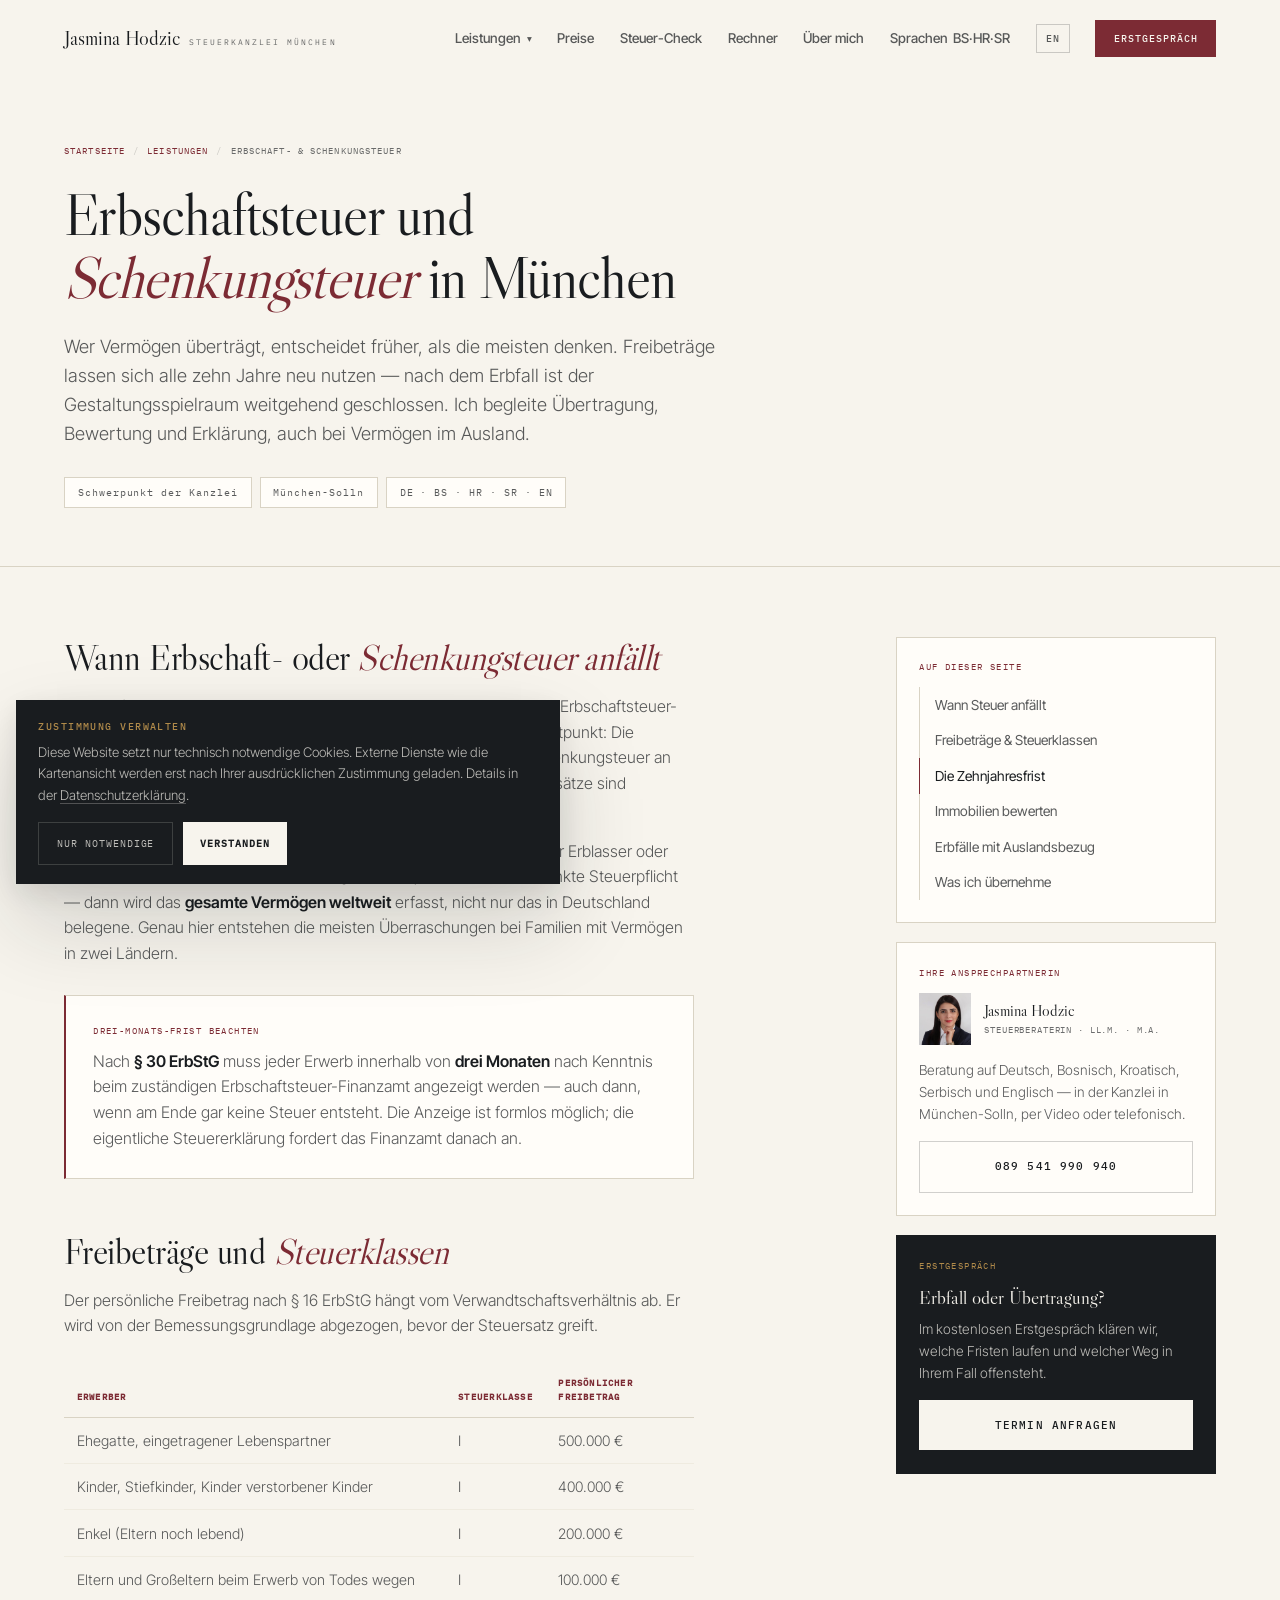
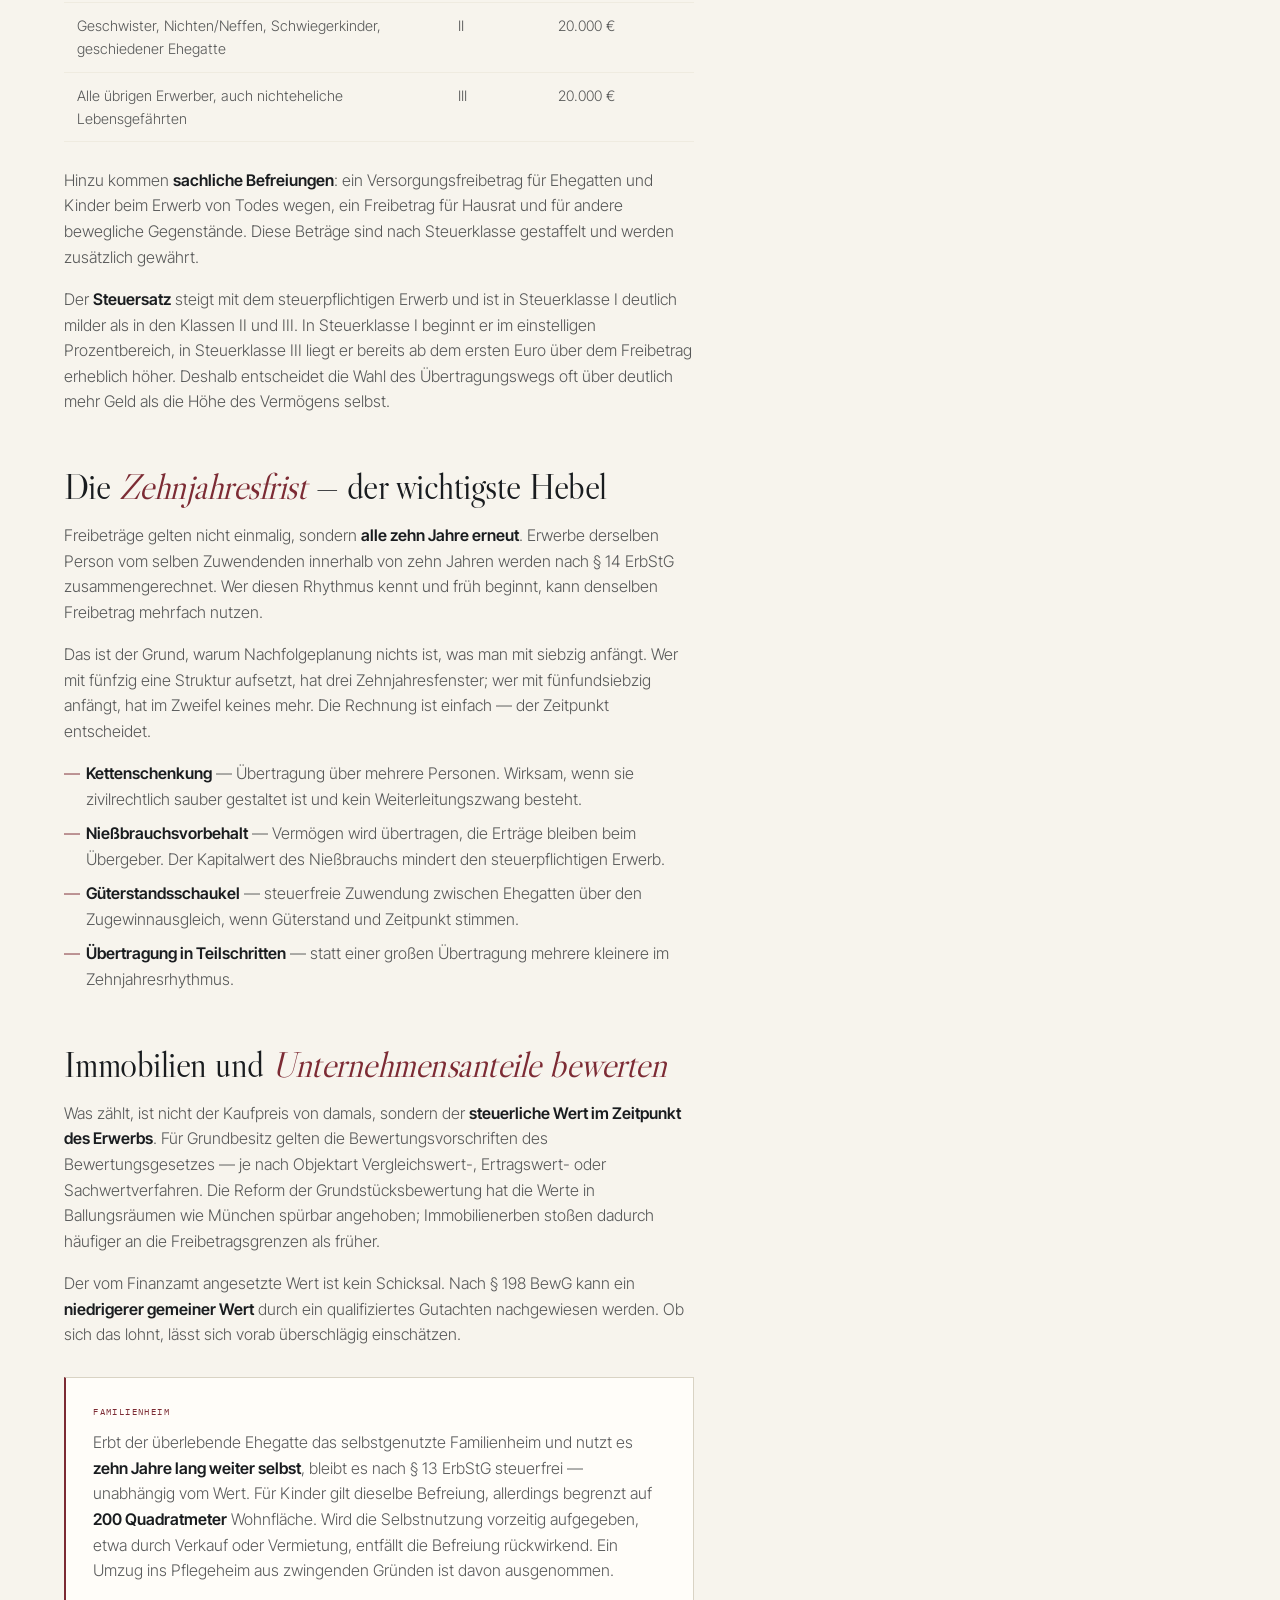
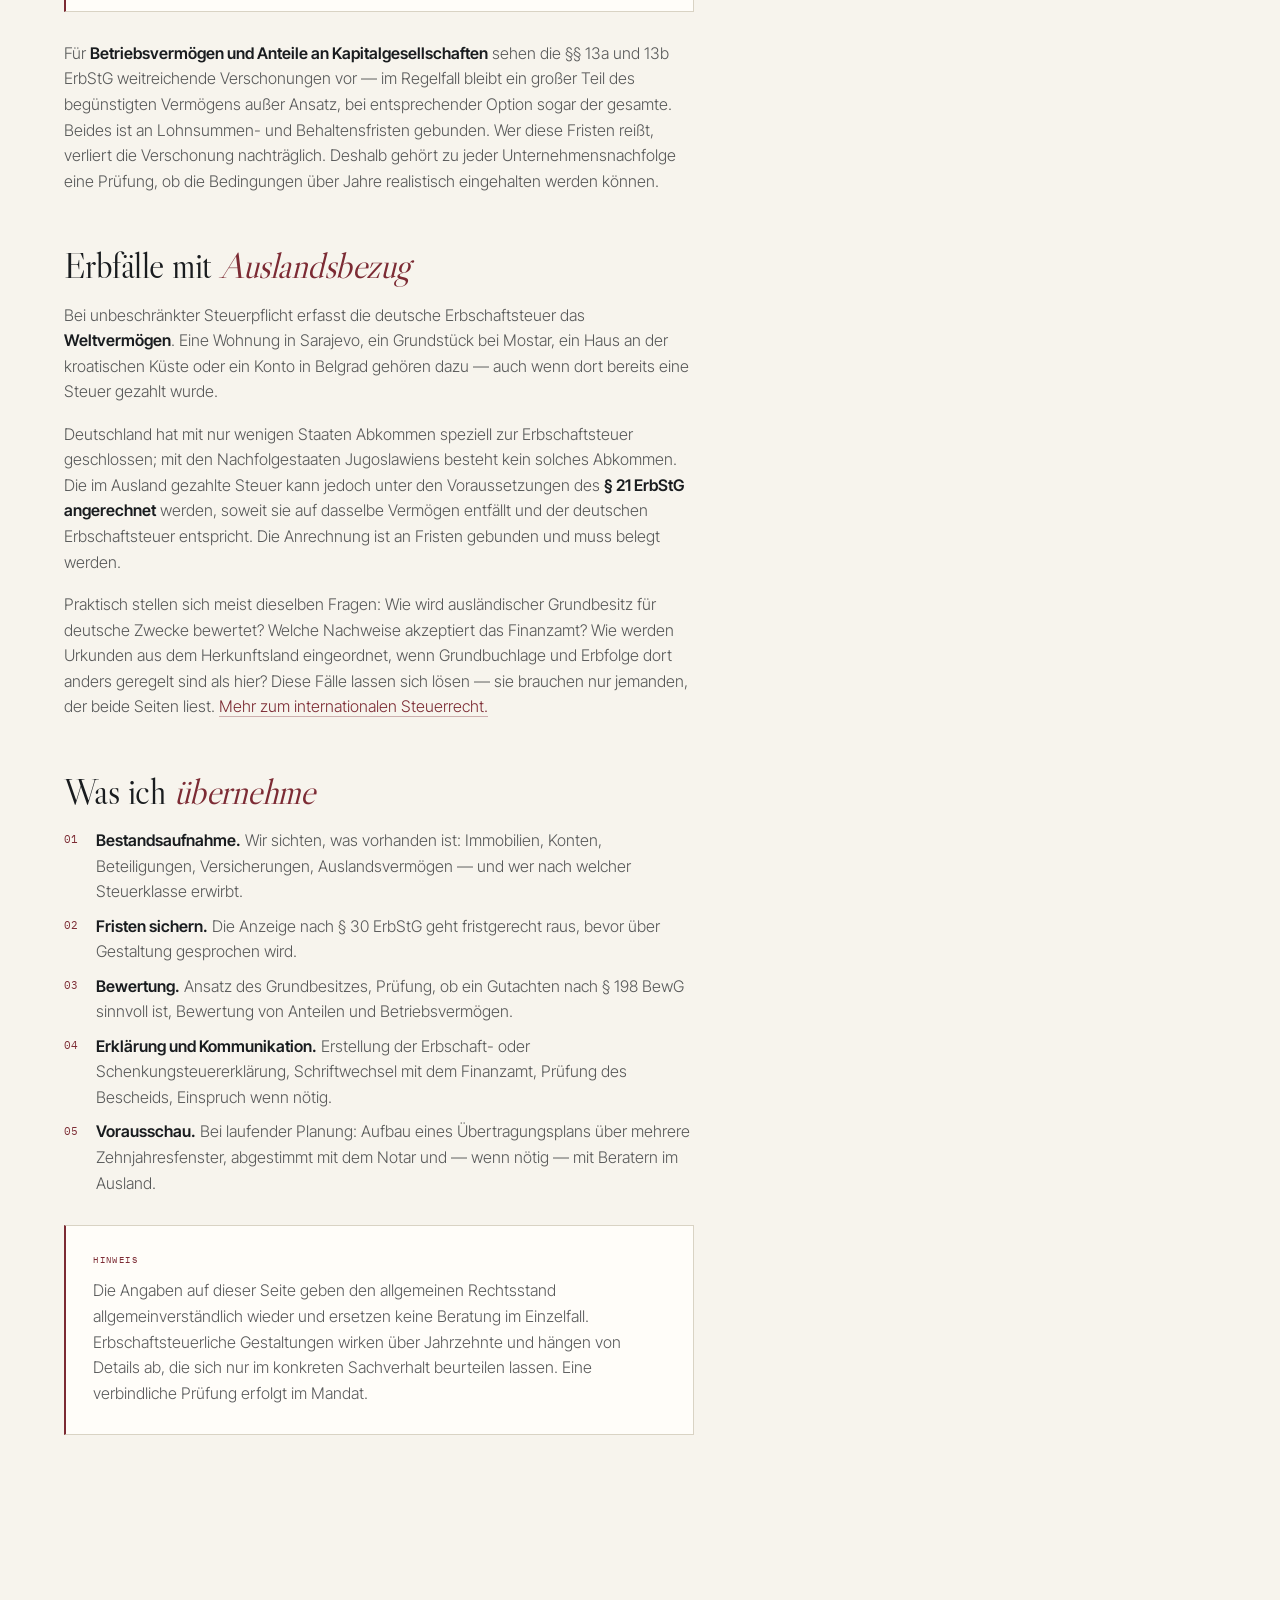
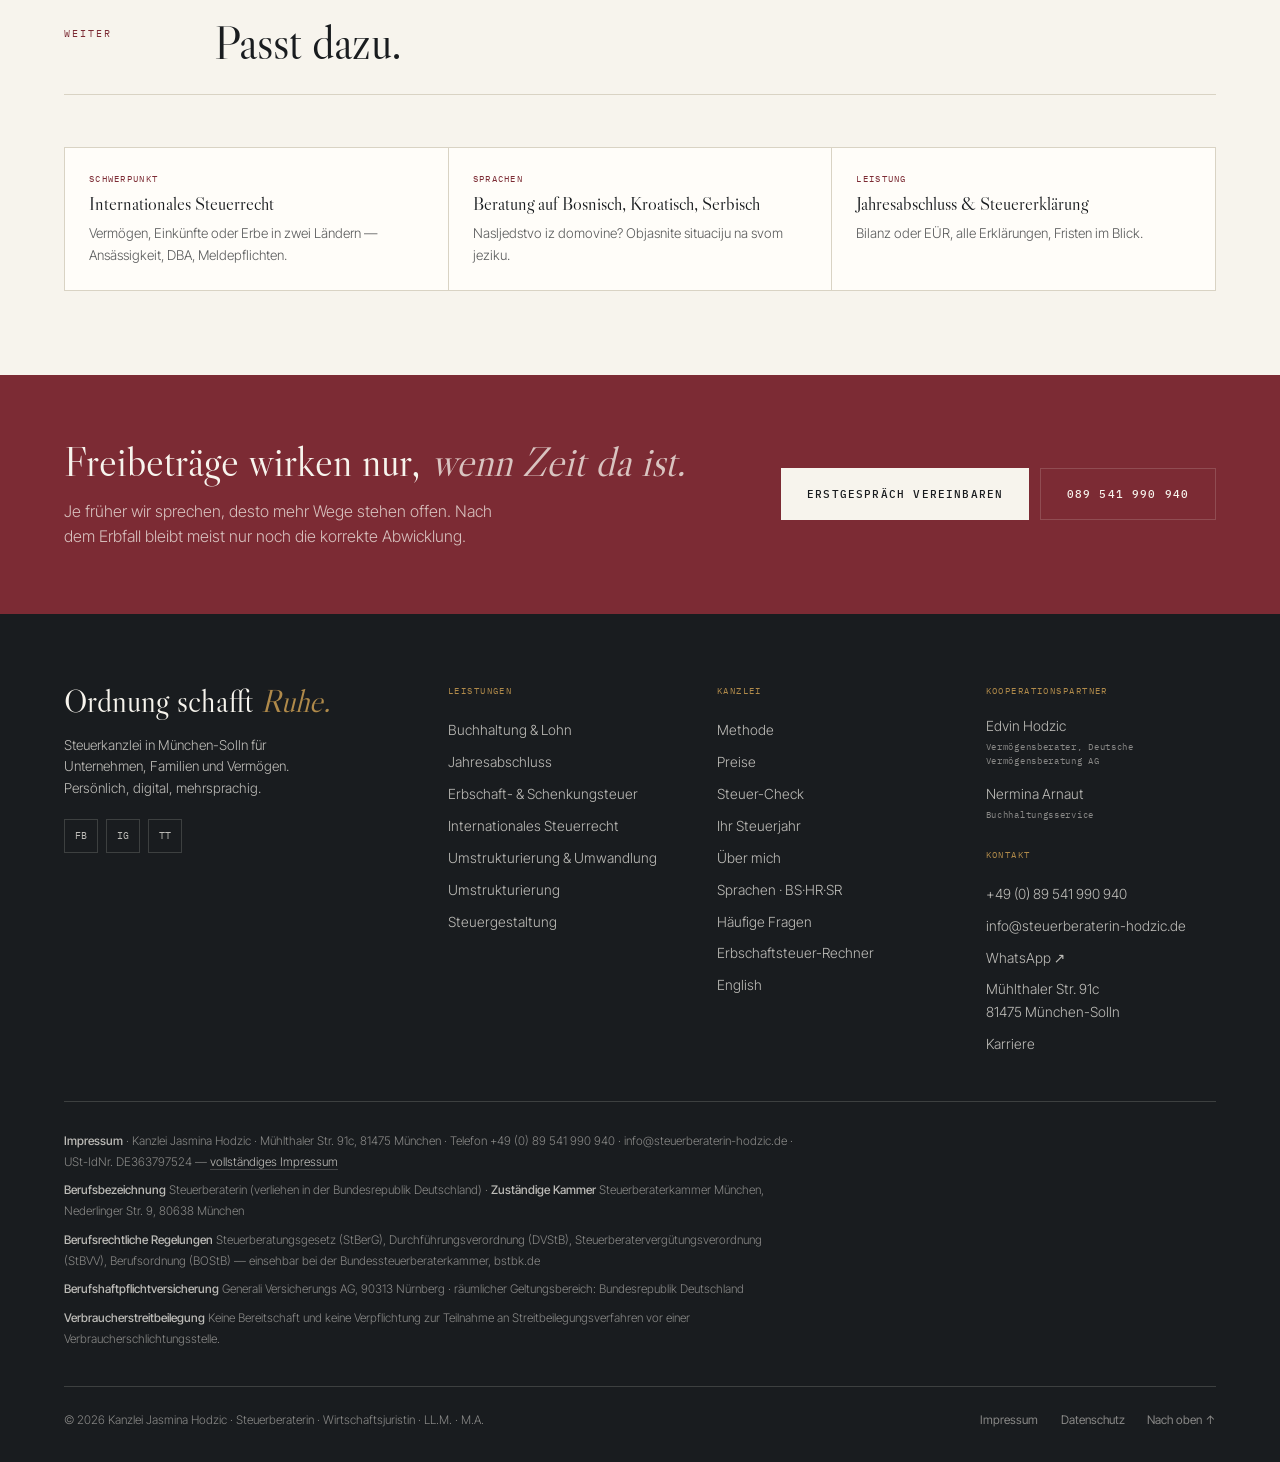
<file: leistungen/erbschaftsteuer-schenkungsteuer-muenchen.html>
<!DOCTYPE html>
<html lang="de">
<head>
<meta charset="utf-8">
<meta name="viewport" content="width=device-width, initial-scale=1">
<title>Erbschaftsteuer & Schenkungsteuer München | Steuerberaterin Hodzic</title>
<meta name="description" content="Erbschaftsteuer und Schenkungsteuer in München: Freibeträge, Zehnjahresfrist, Bewertung von Immobilien, Familienheim und Erbfälle mit Auslandsbezug. Beratung auch auf Bosnisch, Kroatisch und Serbisch.">
<link rel="canonical" href="https://www.steuerberaterin-hodzic.de/leistungen/erbschaftsteuer-schenkungsteuer-muenchen">
<meta name="robots" content="index,follow,max-image-preview:large">
<meta property="og:type" content="article">
<meta property="og:locale" content="de_DE">
<meta property="og:site_name" content="Kanzlei Jasmina Hodzic">
<meta property="og:title" content="Erbschaftsteuer & Schenkungsteuer München | Steuerberaterin Hodzic">
<meta property="og:description" content="Erbschaftsteuer und Schenkungsteuer in München: Freibeträge, Zehnjahresfrist, Bewertung von Immobilien, Familienheim und Erbfälle mit Auslandsbezug. Beratung auch auf Bosnisch, Kroatisch und Serbisch.">
<meta property="og:url" content="https://www.steuerberaterin-hodzic.de/leistungen/erbschaftsteuer-schenkungsteuer-muenchen">
<meta property="og:image" content="https://www.steuerberaterin-hodzic.de/img/og-kanzlei-hodzic.jpg">
<meta name="twitter:card" content="summary_large_image">
<meta name="geo.region" content="DE-BY">
<meta name="geo.placename" content="München-Solln">
<meta name="theme-color" content="#F7F4ED">
<link rel="icon" href="data:image/svg+xml,%3Csvg xmlns='http://www.w3.org/2000/svg' viewBox='0 0 40 40'%3E%3Crect width='40' height='40' fill='%237C2B34'/%3E%3Ctext x='20' y='27' text-anchor='middle' font-family='Georgia,serif' font-size='17' fill='%23F7F4ED'%3EJH%3C/text%3E%3C/svg%3E">
<link rel="stylesheet" href="../assets/css/site.css">
<script type="application/ld+json">
{
"@context": "https://schema.org",
"@graph": [
{
"@type": "Service",
"@id": "https://www.steuerberaterin-hodzic.de/leistungen/erbschaftsteuer-schenkungsteuer-muenchen#service",
"name": "Erbschaftsteuer und Schenkungsteuer",
"description": "Beratung und Erklärung zur Erbschaft- und Schenkungsteuer in München: Nachlassplanung, Nutzung der Freibeträge im Zehnjahresrhythmus, Bewertung von Immobilien und Anteilen, Anzeige- und Erklärungspflichten sowie Erbfälle mit Auslandsbezug.",
"serviceType": "Erbschaftsteuer und Schenkungsteuer",
"url": "https://www.steuerberaterin-hodzic.de/leistungen/erbschaftsteuer-schenkungsteuer-muenchen",
"provider": {
"@type": "AccountingService",
"@id": "https://www.steuerberaterin-hodzic.de/#kanzlei",
"name": "Kanzlei Jasmina Hodzic – Steuerberaterin",
"telephone": "+49-89-541990940",
"email": "info@steuerberaterin-hodzic.de",
"address": {
"@type": "PostalAddress",
"streetAddress": "Mühlthaler Str. 91c",
"postalCode": "81475",
"addressLocality": "München",
"addressRegion": "Bayern",
"addressCountry": "DE"
}
},
"areaServed": [
{
"@type": "City",
"name": "München"
},
{
"@type": "Country",
"name": "Deutschland"
}
],
"availableLanguage": [
"de",
"bs",
"hr",
"sr",
"en"
],
"audience": {
"@type": "Audience",
"audienceType": "Privatpersonen, Selbstständige und Unternehmen"
}
},
{
"@type": "BreadcrumbList",
"@id": "https://www.steuerberaterin-hodzic.de/leistungen/erbschaftsteuer-schenkungsteuer-muenchen#brot",
"itemListElement": [
{
"@type": "ListItem",
"position": 1,
"name": "Startseite",
"item": "https://www.steuerberaterin-hodzic.de/"
},
{
"@type": "ListItem",
"position": 2,
"name": "Leistungen",
"item": "https://www.steuerberaterin-hodzic.de/#leistungen"
},
{
"@type": "ListItem",
"position": 3,
"name": "Erbschaft- und Schenkungsteuer",
"item": "https://www.steuerberaterin-hodzic.de/leistungen/erbschaftsteuer-schenkungsteuer-muenchen"
}
]
},
{
"@type": "FAQPage",
"@id": "https://www.steuerberaterin-hodzic.de/leistungen/erbschaftsteuer-schenkungsteuer-muenchen#faq",
"mainEntity": [
{
"@type": "Question",
"name": "Wie hoch ist der Freibetrag bei der Erbschaftsteuer?",
"acceptedAnswer": {
"@type": "Answer",
"text": "Der persönliche Freibetrag nach § 16 ErbStG richtet sich nach dem Verwandtschaftsverhältnis: 500.000 € für Ehegatten und eingetragene Lebenspartner, 400.000 € für Kinder und Stiefkinder, 200.000 € für Enkel, 100.000 € für Eltern und Großeltern im Erbfall und 20.000 € für alle übrigen Erwerber. Der Freibetrag steht alle zehn Jahre erneut zur Verfügung."
}
},
{
"@type": "Question",
"name": "Muss ich eine Erbschaft dem Finanzamt melden?",
"acceptedAnswer": {
"@type": "Answer",
"text": "Ja. Nach § 30 ErbStG ist jeder Erwerb innerhalb von drei Monaten nach Kenntnis dem zuständigen Erbschaftsteuer-Finanzamt anzuzeigen. Die Anzeigepflicht besteht auch dann, wenn am Ende keine Steuer anfällt. Nur in bestimmten Fällen entfällt sie, etwa wenn der Erwerb auf einer gerichtlich oder notariell eröffneten Verfügung beruht und kein Grundbesitz oder Auslandsvermögen betroffen ist."
}
},
{
"@type": "Question",
"name": "Kann ich Erbschaftsteuer durch Schenkungen zu Lebzeiten sparen?",
"acceptedAnswer": {
"@type": "Answer",
"text": "Die Freibeträge des § 16 ErbStG lassen sich alle zehn Jahre erneut nutzen. Wer früh mit der Übertragung beginnt, kann daher mehrfach von denselben Freibeträgen Gebrauch machen. Ob das im Einzelfall sinnvoll ist, hängt von Vermögensart, Alter, Versorgungsbedarf und Familiensituation ab und muss vorab geprüft werden."
}
},
{
"@type": "Question",
"name": "Ist das Familienheim von der Erbschaftsteuer befreit?",
"acceptedAnswer": {
"@type": "Answer",
"text": "Unter Bedingungen ja. Erbt der überlebende Ehegatte oder eingetragene Lebenspartner das selbstgenutzte Familienheim und nutzt es zehn Jahre lang weiter selbst, bleibt es nach § 13 ErbStG steuerfrei. Für Kinder gilt die Befreiung zusätzlich nur bis zu einer Wohnfläche von 200 Quadratmetern. Wird die Selbstnutzung vorzeitig aufgegeben, entfällt die Befreiung rückwirkend."
}
},
{
"@type": "Question",
"name": "Was gilt bei einer Erbschaft aus Bosnien, Kroatien oder Serbien?",
"acceptedAnswer": {
"@type": "Answer",
"text": "Deutschland hat mit den Nachfolgestaaten Jugoslawiens kein Abkommen speziell zur Erbschaftsteuer. Für unbeschränkt Steuerpflichtige in Deutschland unterliegt daher grundsätzlich auch das ausländische Vermögen der deutschen Erbschaftsteuer. Eine im Ausland gezahlte Steuer kann unter den Voraussetzungen des § 21 ErbStG angerechnet werden. Beratung dazu erfolgt in dieser Kanzlei auch auf Bosnisch, Kroatisch und Serbisch."
}
}
]
}
]
}
</script>
</head>
<body>
<a class="skip" href="#inhalt">Zum Inhalt springen</a>
<div id="prog"></div>
<span id="top"></span>
<nav id="nav" aria-label="Hauptnavigation">
  <div class="in">
    <a class="lg" href="../index.html"><b>Jasmina Hodzic</b><s>Steuerkanzlei München</s></a>
    <div class="nl" id="nl">
      <div class="dd">
        <button aria-expanded="false" aria-haspopup="true">Leistungen <i>&#9662;</i></button>
        <div class="men">
          <a href="../leistungen/buchhaltung-lohnabrechnung-muenchen.html">Buchhaltung &amp; Lohn<s>Laufend, monatlich, digital</s></a>
          <a href="../leistungen/jahresabschluss-steuererklaerung-muenchen.html">Jahresabschluss &amp; Steuererklärung<s>Bilanz, EÜR, alle Erklärungen</s></a>
          <a href="../leistungen/erbschaftsteuer-schenkungsteuer-muenchen.html">Erbschaft- &amp; Schenkungsteuer<s>Schwerpunkt der Kanzlei</s></a>
          <a href="../leistungen/internationales-steuerrecht-muenchen.html">Internationales Steuerrecht<s>Zwei Länder, zwei Systeme</s></a>
          <a href="../leistungen/umstrukturierung-umwandlung-muenchen.html">Umstrukturierung &amp; Umwandlung<s>Rechtsform, Holding, Nachfolge</s></a>
        </div>
      </div>
      <a href="../index.html#preise">Preise</a>
      <a href="../index.html#check">Steuer-Check</a>
      <a href="../erbschaftsteuer-rechner.html">Rechner</a>
      <a href="../index.html#ueber">Über mich</a>
      <a href="../steuerberater-bosnisch-kroatisch-serbisch-muenchen.html">Sprachen <span>BS·HR·SR</span></a>
      <a class="lang" href="../english-speaking-tax-advisor-munich.html" hreflang="en" lang="en">EN</a>
      <a class="cta" href="../index.html#kontakt">Erstgespräch</a>
    </div>
    <button id="burg" aria-label="Menü öffnen" aria-expanded="false" aria-controls="nl"><i></i><i></i><i></i></button>
  </div>
</nav>
<header class="ukopf"><div class="in"><div class="brot"><a href="../index.html">Startseite</a><i>/</i><a href="../index.html#leistungen">Leistungen</a><i>/</i><span>Erbschaft- &amp; Schenkungsteuer</span></div><h1>Erbschaftsteuer und <em>Schenkungsteuer</em> in München</h1><p class="lead">Wer Vermögen überträgt, entscheidet früher, als die meisten denken. Freibeträge lassen sich alle zehn Jahre neu nutzen — nach dem Erbfall ist der Gestaltungsspielraum weitgehend geschlossen. Ich begleite Übertragung, Bewertung und Erklärung, auch bei Vermögen im Ausland.</p><div class="meta"><span>Schwerpunkt der Kanzlei</span><span>München-Solln</span><span>DE · BS · HR · SR · EN</span></div></div></header>
<main id="inhalt"><div class="ubody">
<article class="prosa">

<h2 id="wann">Wann Erbschaft- oder <em>Schenkungsteuer anfällt</em></h2>
<p>Erbschaft- und Schenkungsteuer sind im selben Gesetz geregelt, dem Erbschaftsteuer- und Schenkungsteuergesetz (ErbStG). Der Unterschied liegt nur im Zeitpunkt: Die Erbschaftsteuer knüpft an einen Erwerb von Todes wegen an, die Schenkungsteuer an eine Zuwendung unter Lebenden. Bewertung, Freibeträge und Steuersätze sind weitgehend identisch.</p>
<p>Steuerpflichtig ist grundsätzlich der Erwerber, nicht der Nachlass. Ist der Erblasser oder der Erwerber ein <strong>Inländer</strong> im Sinne des § 2 ErbStG, besteht unbeschränkte Steuerpflicht — dann wird das <strong>gesamte Vermögen weltweit</strong> erfasst, nicht nur das in Deutschland belegene. Genau hier entstehen die meisten Überraschungen bei Familien mit Vermögen in zwei Ländern.</p>

<div class="kasten">
  <span class="lb">Drei-Monats-Frist beachten</span>
  <p>Nach <strong>§ 30 ErbStG</strong> muss jeder Erwerb innerhalb von <strong>drei Monaten</strong> nach Kenntnis beim zuständigen Erbschaftsteuer-Finanzamt angezeigt werden — auch dann, wenn am Ende gar keine Steuer entsteht. Die Anzeige ist formlos möglich; die eigentliche Steuererklärung fordert das Finanzamt danach an.</p>
</div>

<h2 id="freibetraege">Freibeträge und <em>Steuerklassen</em></h2>
<p>Der persönliche Freibetrag nach § 16 ErbStG hängt vom Verwandtschaftsverhältnis ab. Er wird von der Bemessungsgrundlage abgezogen, bevor der Steuersatz greift.</p>
<div class="tab-huelle"><table class="tab">
  <thead><tr><th>Erwerber</th><th>Steuerklasse</th><th>Persönlicher Freibetrag</th></tr></thead>
  <tbody>
    <tr><td>Ehegatte, eingetragener Lebenspartner</td><td>I</td><td>500.000 €</td></tr>
    <tr><td>Kinder, Stiefkinder, Kinder verstorbener Kinder</td><td>I</td><td>400.000 €</td></tr>
    <tr><td>Enkel (Eltern noch lebend)</td><td>I</td><td>200.000 €</td></tr>
    <tr><td>Eltern und Großeltern beim Erwerb von Todes wegen</td><td>I</td><td>100.000 €</td></tr>
    <tr><td>Geschwister, Nichten/Neffen, Schwiegerkinder, geschiedener Ehegatte</td><td>II</td><td>20.000 €</td></tr>
    <tr><td>Alle übrigen Erwerber, auch nichteheliche Lebensgefährten</td><td>III</td><td>20.000 €</td></tr>
  </tbody>
</table></div>
<p>Hinzu kommen <strong>sachliche Befreiungen</strong>: ein Versorgungsfreibetrag für Ehegatten und Kinder beim Erwerb von Todes wegen, ein Freibetrag für Hausrat und für andere bewegliche Gegenstände. Diese Beträge sind nach Steuerklasse gestaffelt und werden zusätzlich gewährt.</p>
<p>Der <strong>Steuersatz</strong> steigt mit dem steuerpflichtigen Erwerb und ist in Steuerklasse I deutlich milder als in den Klassen II und III. In Steuerklasse I beginnt er im einstelligen Prozentbereich, in Steuerklasse III liegt er bereits ab dem ersten Euro über dem Freibetrag erheblich höher. Deshalb entscheidet die Wahl des Übertragungswegs oft über deutlich mehr Geld als die Höhe des Vermögens selbst.</p>

<h2 id="zehnjahresfrist">Die <em>Zehnjahresfrist</em> — der wichtigste Hebel</h2>
<p>Freibeträge gelten nicht einmalig, sondern <strong>alle zehn Jahre erneut</strong>. Erwerbe derselben Person vom selben Zuwendenden innerhalb von zehn Jahren werden nach § 14 ErbStG zusammengerechnet. Wer diesen Rhythmus kennt und früh beginnt, kann denselben Freibetrag mehrfach nutzen.</p>
<p>Das ist der Grund, warum Nachfolgeplanung nichts ist, was man mit siebzig anfängt. Wer mit fünfzig eine Struktur aufsetzt, hat drei Zehnjahresfenster; wer mit fünfundsiebzig anfängt, hat im Zweifel keines mehr. Die Rechnung ist einfach — der Zeitpunkt entscheidet.</p>
<ul>
  <li><strong>Kettenschenkung</strong> — Übertragung über mehrere Personen. Wirksam, wenn sie zivilrechtlich sauber gestaltet ist und kein Weiterleitungszwang besteht.</li>
  <li><strong>Nießbrauchsvorbehalt</strong> — Vermögen wird übertragen, die Erträge bleiben beim Übergeber. Der Kapitalwert des Nießbrauchs mindert den steuerpflichtigen Erwerb.</li>
  <li><strong>Güterstandsschaukel</strong> — steuerfreie Zuwendung zwischen Ehegatten über den Zugewinnausgleich, wenn Güterstand und Zeitpunkt stimmen.</li>
  <li><strong>Übertragung in Teilschritten</strong> — statt einer großen Übertragung mehrere kleinere im Zehnjahresrhythmus.</li>
</ul>

<h2 id="immobilien">Immobilien und <em>Unternehmensanteile bewerten</em></h2>
<p>Was zählt, ist nicht der Kaufpreis von damals, sondern der <strong>steuerliche Wert im Zeitpunkt des Erwerbs</strong>. Für Grundbesitz gelten die Bewertungsvorschriften des Bewertungsgesetzes — je nach Objektart Vergleichswert-, Ertragswert- oder Sachwertverfahren. Die Reform der Grundstücksbewertung hat die Werte in Ballungsräumen wie München spürbar angehoben; Immobilienerben stoßen dadurch häufiger an die Freibetragsgrenzen als früher.</p>
<p>Der vom Finanzamt angesetzte Wert ist kein Schicksal. Nach § 198 BewG kann ein <strong>niedrigerer gemeiner Wert</strong> durch ein qualifiziertes Gutachten nachgewiesen werden. Ob sich das lohnt, lässt sich vorab überschlägig einschätzen.</p>
<div class="kasten">
  <span class="lb">Familienheim</span>
  <p>Erbt der überlebende Ehegatte das selbstgenutzte Familienheim und nutzt es <strong>zehn Jahre lang weiter selbst</strong>, bleibt es nach § 13 ErbStG steuerfrei — unabhängig vom Wert. Für Kinder gilt dieselbe Befreiung, allerdings begrenzt auf <strong>200 Quadratmeter</strong> Wohnfläche. Wird die Selbstnutzung vorzeitig aufgegeben, etwa durch Verkauf oder Vermietung, entfällt die Befreiung rückwirkend. Ein Umzug ins Pflegeheim aus zwingenden Gründen ist davon ausgenommen.</p>
</div>
<p>Für <strong>Betriebsvermögen und Anteile an Kapitalgesellschaften</strong> sehen die §§ 13a und 13b ErbStG weitreichende Verschonungen vor — im Regelfall bleibt ein großer Teil des begünstigten Vermögens außer Ansatz, bei entsprechender Option sogar der gesamte. Beides ist an Lohnsummen- und Behaltensfristen gebunden. Wer diese Fristen reißt, verliert die Verschonung nachträglich. Deshalb gehört zu jeder Unternehmensnachfolge eine Prüfung, ob die Bedingungen über Jahre realistisch eingehalten werden können.</p>

<h2 id="ausland">Erbfälle mit <em>Auslandsbezug</em></h2>
<p>Bei unbeschränkter Steuerpflicht erfasst die deutsche Erbschaftsteuer das <strong>Weltvermögen</strong>. Eine Wohnung in Sarajevo, ein Grundstück bei Mostar, ein Haus an der kroatischen Küste oder ein Konto in Belgrad gehören dazu — auch wenn dort bereits eine Steuer gezahlt wurde.</p>
<p>Deutschland hat mit nur wenigen Staaten Abkommen speziell zur Erbschaftsteuer geschlossen; mit den Nachfolgestaaten Jugoslawiens besteht kein solches Abkommen. Die im Ausland gezahlte Steuer kann jedoch unter den Voraussetzungen des <strong>§ 21 ErbStG angerechnet</strong> werden, soweit sie auf dasselbe Vermögen entfällt und der deutschen Erbschaftsteuer entspricht. Die Anrechnung ist an Fristen gebunden und muss belegt werden.</p>
<p>Praktisch stellen sich meist dieselben Fragen: Wie wird ausländischer Grundbesitz für deutsche Zwecke bewertet? Welche Nachweise akzeptiert das Finanzamt? Wie werden Urkunden aus dem Herkunftsland eingeordnet, wenn Grundbuchlage und Erbfolge dort anders geregelt sind als hier? Diese Fälle lassen sich lösen — sie brauchen nur jemanden, der beide Seiten liest. <a href="internationales-steuerrecht-muenchen.html">Mehr zum internationalen Steuerrecht.</a></p>

<h2 id="ablauf">Was ich <em>übernehme</em></h2>
<ol>
  <li><strong>Bestandsaufnahme.</strong> Wir sichten, was vorhanden ist: Immobilien, Konten, Beteiligungen, Versicherungen, Auslandsvermögen — und wer nach welcher Steuerklasse erwirbt.</li>
  <li><strong>Fristen sichern.</strong> Die Anzeige nach § 30 ErbStG geht fristgerecht raus, bevor über Gestaltung gesprochen wird.</li>
  <li><strong>Bewertung.</strong> Ansatz des Grundbesitzes, Prüfung, ob ein Gutachten nach § 198 BewG sinnvoll ist, Bewertung von Anteilen und Betriebsvermögen.</li>
  <li><strong>Erklärung und Kommunikation.</strong> Erstellung der Erbschaft- oder Schenkungsteuererklärung, Schriftwechsel mit dem Finanzamt, Prüfung des Bescheids, Einspruch wenn nötig.</li>
  <li><strong>Vorausschau.</strong> Bei laufender Planung: Aufbau eines Übertragungsplans über mehrere Zehnjahresfenster, abgestimmt mit dem Notar und — wenn nötig — mit Beratern im Ausland.</li>
</ol>
<div class="kasten">
  <span class="lb">Hinweis</span>
  <p>Die Angaben auf dieser Seite geben den allgemeinen Rechtsstand allgemeinverständlich wieder und ersetzen keine Beratung im Einzelfall. Erbschaftsteuerliche Gestaltungen wirken über Jahrzehnte und hängen von Details ab, die sich nur im konkreten Sachverhalt beurteilen lassen. Eine verbindliche Prüfung erfolgt im Mandat.</p>
</div>

</article>
<aside class="rand">
<div class="kt"><span class="lb">Auf dieser Seite</span><nav><a href="#wann">Wann Steuer anfällt</a><a href="#freibetraege">Freibeträge & Steuerklassen</a><a href="#zehnjahresfrist">Die Zehnjahresfrist</a><a href="#immobilien">Immobilien bewerten</a><a href="#ausland">Erbfälle mit Auslandsbezug</a><a href="#ablauf">Was ich übernehme</a></nav></div><div class="kt"><span class="lb">Ihre Ansprechpartnerin</span><div class="prt"><img src="../img/jasmina-hodzic-steuerberaterin-muenchen-640.jpg" alt="Jasmina Hodzic, Steuerberaterin" width="52" height="52" loading="lazy" decoding="async"><div><b>Jasmina Hodzic</b><s>Steuerberaterin · LL.M. · M.A.</s></div></div><p>Beratung auf Deutsch, Bosnisch, Kroatisch, Serbisch und Englisch — in der Kanzlei in München-Solln, per Video oder telefonisch.</p><a class="btn b-leer" href="tel:+4989541990940"><u></u><span>089 541 990 940</span></a></div><div class="kt dunkel"><span class="lb">Erstgespräch</span><h3>Erbfall oder Übertragung?</h3><p>Im kostenlosen Erstgespräch klären wir, welche Fristen laufen und welcher Weg in Ihrem Fall offensteht.</p><a class="btn b-hell" href="../index.html#kontakt"><u></u><span>Termin anfragen</span></a></div>
</aside>
</div>
<section class="sek s-pap"><div class="in"><div class="kopf up"><span class="nr">Weiter</span><div><h2><span class="mk"><i>Passt dazu.</i></span></h2></div></div><div class="weiter up"><a href="internationales-steuerrecht-muenchen.html"><span class="k">Schwerpunkt</span><b>Internationales Steuerrecht</b><p>Vermögen, Einkünfte oder Erbe in zwei Ländern — Ansässigkeit, DBA, Meldepflichten.</p></a><a href="../steuerberater-bosnisch-kroatisch-serbisch-muenchen.html"><span class="k">Sprachen</span><b>Beratung auf Bosnisch, Kroatisch, Serbisch</b><p>Nasljedstvo iz domovine? Objasnite situaciju na svom jeziku.</p></a><a href="jahresabschluss-steuererklaerung-muenchen.html"><span class="k">Leistung</span><b>Jahresabschluss & Steuererklärung</b><p>Bilanz oder EÜR, alle Erklärungen, Fristen im Blick.</p></a></div></div></section><section class="cta-band"><div class="in"><div><h2>Freibeträge wirken nur, <em>wenn Zeit da ist.</em></h2><p>Je früher wir sprechen, desto mehr Wege stehen offen. Nach dem Erbfall bleibt meist nur noch die korrekte Abwicklung.</p></div><div class="cc"><a class="btn b-hell" href="../index.html#kontakt"><u></u><span>Erstgespräch vereinbaren</span></a><a class="btn b-rand" href="tel:+4989541990940"><u></u><span>089 541 990 940</span></a></div></div></section>
</main>
<footer>
  <div class="in">
    <div class="fo">
      <div>
        <p class="cl">Ordnung schafft <em>Ruhe.</em></p>
        <p style="font-size:.85rem;color:var(--p72);font-weight:300;margin-bottom:1rem;max-width:34ch">Steuerkanzlei in München-Solln für Unternehmen, Familien und Vermögen. Persönlich, digital, mehrsprachig.</p>
        <div class="so">
          <a href="https://www.facebook.com/people/Jasmina-Hodzic/100094933616518/" target="_blank" rel="noopener" ><span aria-hidden="true">fb</span><span class="nur-sr">Facebook der Kanzlei</span></a>
          <a href="https://www.instagram.com/steuerberaterinjasmina/" target="_blank" rel="noopener" ><span aria-hidden="true">ig</span><span class="nur-sr">Instagram der Kanzlei</span></a>
          <a href="https://www.tiktok.com/@steuerberaterinjasmina" target="_blank" rel="noopener" ><span aria-hidden="true">tt</span><span class="nur-sr">TikTok der Kanzlei</span></a>
        </div>
      </div>
      <div><p class="t">Leistungen</p>
        <a class="l" href="../leistungen/buchhaltung-lohnabrechnung-muenchen.html">Buchhaltung &amp; Lohn</a>
        <a class="l" href="../leistungen/jahresabschluss-steuererklaerung-muenchen.html">Jahresabschluss</a>
        <a class="l" href="../leistungen/erbschaftsteuer-schenkungsteuer-muenchen.html">Erbschaft- &amp; Schenkungsteuer</a>
        <a class="l" href="../leistungen/internationales-steuerrecht-muenchen.html">Internationales Steuerrecht</a>
        <a class="l" href="../leistungen/umstrukturierung-umwandlung-muenchen.html">Umstrukturierung &amp; Umwandlung</a>
        <a class="l" href="../index.html#leistungen">Umstrukturierung</a>
        <a class="l" href="../index.html#leistungen">Steuergestaltung</a></div>
      <div><p class="t">Kanzlei</p>
        <a class="l" href="../index.html#methode">Methode</a>
        <a class="l" href="../index.html#preise">Preise</a>
        <a class="l" href="../index.html#check">Steuer-Check</a>
        <a class="l" href="../index.html#jahr">Ihr Steuerjahr</a>
        <a class="l" href="../index.html#ueber">Über mich</a>
        <a class="l" href="../steuerberater-bosnisch-kroatisch-serbisch-muenchen.html">Sprachen · BS·HR·SR</a>
        <a class="l" href="../index.html#faq">Häufige Fragen</a>
        <a class="l" href="../erbschaftsteuer-rechner.html">Erbschaftsteuer-Rechner</a>
        <a class="l" href="../english-speaking-tax-advisor-munich.html" hreflang="en" lang="en">English</a></div>
      <div><p class="t">Kooperationspartner</p>
        <div class="pp">Edvin Hodzic<s>Vermögensberater, Deutsche Vermögensberatung AG</s></div>
        <div class="pp">Nermina Arnaut<s>Buchhaltungsservice</s></div>
        <p class="t" style="margin-top:1.6rem">Kontakt</p>
        <a class="l" href="tel:+4989541990940">+49 (0) 89 541 990 940</a>
        <a class="l" href="mailto:info@steuerberaterin-hodzic.de">info@steuerberaterin-hodzic.de</a>
        <a class="l" href="https://wa.me/4989541990940" target="_blank" rel="noopener">WhatsApp ↗</a>
        <a class="l" href="../index.html#kontakt">Mühlthaler Str. 91c<br>81475 München-Solln</a>
        <a class="l" href="mailto:info@steuerberaterin-hodzic.de?subject=Bewerbung">Karriere</a></div>
    </div>
    <div class="recht">
      <p><b>Impressum</b> · Kanzlei Jasmina Hodzic · Mühlthaler Str. 91c, 81475 München · Telefon +49 (0) 89 541 990 940 · info@steuerberaterin-hodzic.de · USt-IdNr. DE363797524 — <a href="../impressum.html">vollständiges Impressum</a></p>
      <p><b>Berufsbezeichnung</b> Steuerberaterin (verliehen in der Bundesrepublik Deutschland) · <b>Zuständige Kammer</b> Steuerberaterkammer München, Nederlinger Str. 9, 80638 München</p>
      <p><b>Berufsrechtliche Regelungen</b> Steuerberatungsgesetz (StBerG), Durchführungsverordnung (DVStB), Steuerberatervergütungsverordnung (StBVV), Berufsordnung (BOStB) — einsehbar bei der Bundessteuerberaterkammer, bstbk.de</p>
      <p><b>Berufshaftpflichtversicherung</b> Generali Versicherungs AG, 90313 Nürnberg · räumlicher Geltungsbereich: Bundesrepublik Deutschland</p>
      <p><b>Verbraucherstreitbeilegung</b> Keine Bereitschaft und keine Verpflichtung zur Teilnahme an Streitbeilegungsverfahren vor einer Verbraucherschlichtungsstelle.</p>
    </div>
    <div class="fu">
      <p>© 2026 Kanzlei Jasmina Hodzic · Steuerberaterin · Wirtschaftsjuristin · LL.M. · M.A.</p>
      <div class="lk"><a href="../impressum.html">Impressum</a><a href="../datenschutz.html">Datenschutz</a><a href="#top">Nach oben ↑</a></div>
    </div>
  </div>
</footer>

<div id="sticky">
  <a class="wa" href="https://wa.me/4989541990940?text=Guten%20Tag%2C%20ich%20interessiere%20mich%20f%C3%BCr%20ein%20kostenloses%20Erstgespr%C3%A4ch." target="_blank" rel="noopener" aria-label="Per WhatsApp schreiben">
    <svg viewBox="0 0 24 24" width="24" height="24" fill="#fff" aria-hidden="true"><path d="M17.47 14.38c-.3-.15-1.76-.87-2.03-.97-.27-.1-.47-.15-.67.15-.2.3-.77.97-.94 1.17-.17.2-.35.22-.65.07-.3-.15-1.26-.46-2.4-1.48-.89-.79-1.49-1.77-1.66-2.07-.17-.3-.02-.46.13-.61.14-.14.3-.35.45-.53.15-.18.2-.3.3-.5.1-.2.05-.38-.02-.53-.08-.15-.67-1.62-.92-2.21-.24-.58-.49-.5-.67-.51h-.57c-.2 0-.52.07-.79.38-.27.3-1.04 1.02-1.04 2.48s1.07 2.88 1.22 3.08c.15.2 2.1 3.2 5.08 4.49.71.31 1.26.49 1.69.62.71.23 1.36.2 1.87.12.57-.09 1.76-.72 2.01-1.41.25-.69.25-1.29.17-1.41-.07-.13-.27-.2-.57-.35Z"/><path d="M12.04 2.5c-5.23 0-9.48 4.25-9.48 9.48 0 1.67.44 3.3 1.27 4.74L2.5 21.5l4.9-1.28a9.44 9.44 0 0 0 4.63 1.2h.01c5.23 0 9.48-4.25 9.48-9.48 0-2.53-.99-4.91-2.78-6.7a9.4 9.4 0 0 0-6.7-2.74Zm0 17.36h-.01a7.9 7.9 0 0 1-4.02-1.1l-.29-.17-2.91.76.78-2.84-.19-.29a7.85 7.85 0 0 1-1.21-4.2 7.89 7.89 0 0 1 7.87-7.87c2.1 0 4.08.82 5.56 2.31a7.82 7.82 0 0 1 2.3 5.57 7.89 7.89 0 0 1-7.88 7.83Z"/></svg>
  </a>
  <a class="tm" href="../index.html#kontakt">Termin anfragen</a>
</div>

<div id="cook" role="dialog" aria-label="Einwilligung verwalten">
  <p><b>Zustimmung verwalten</b>Diese Website setzt nur technisch notwendige Cookies. Externe Dienste wie die Kartenansicht werden erst nach Ihrer ausdrücklichen Zustimmung geladen. Details in der <a href="../datenschutz.html">Datenschutzerklärung</a>.</p>
  <div class="bt"><button class="no" id="ck-no">Nur notwendige</button><button class="ok" id="ck-ok">Verstanden</button></div>
</div>

<script src="../assets/js/site.js" defer></script>
</body>
</html>
</file>
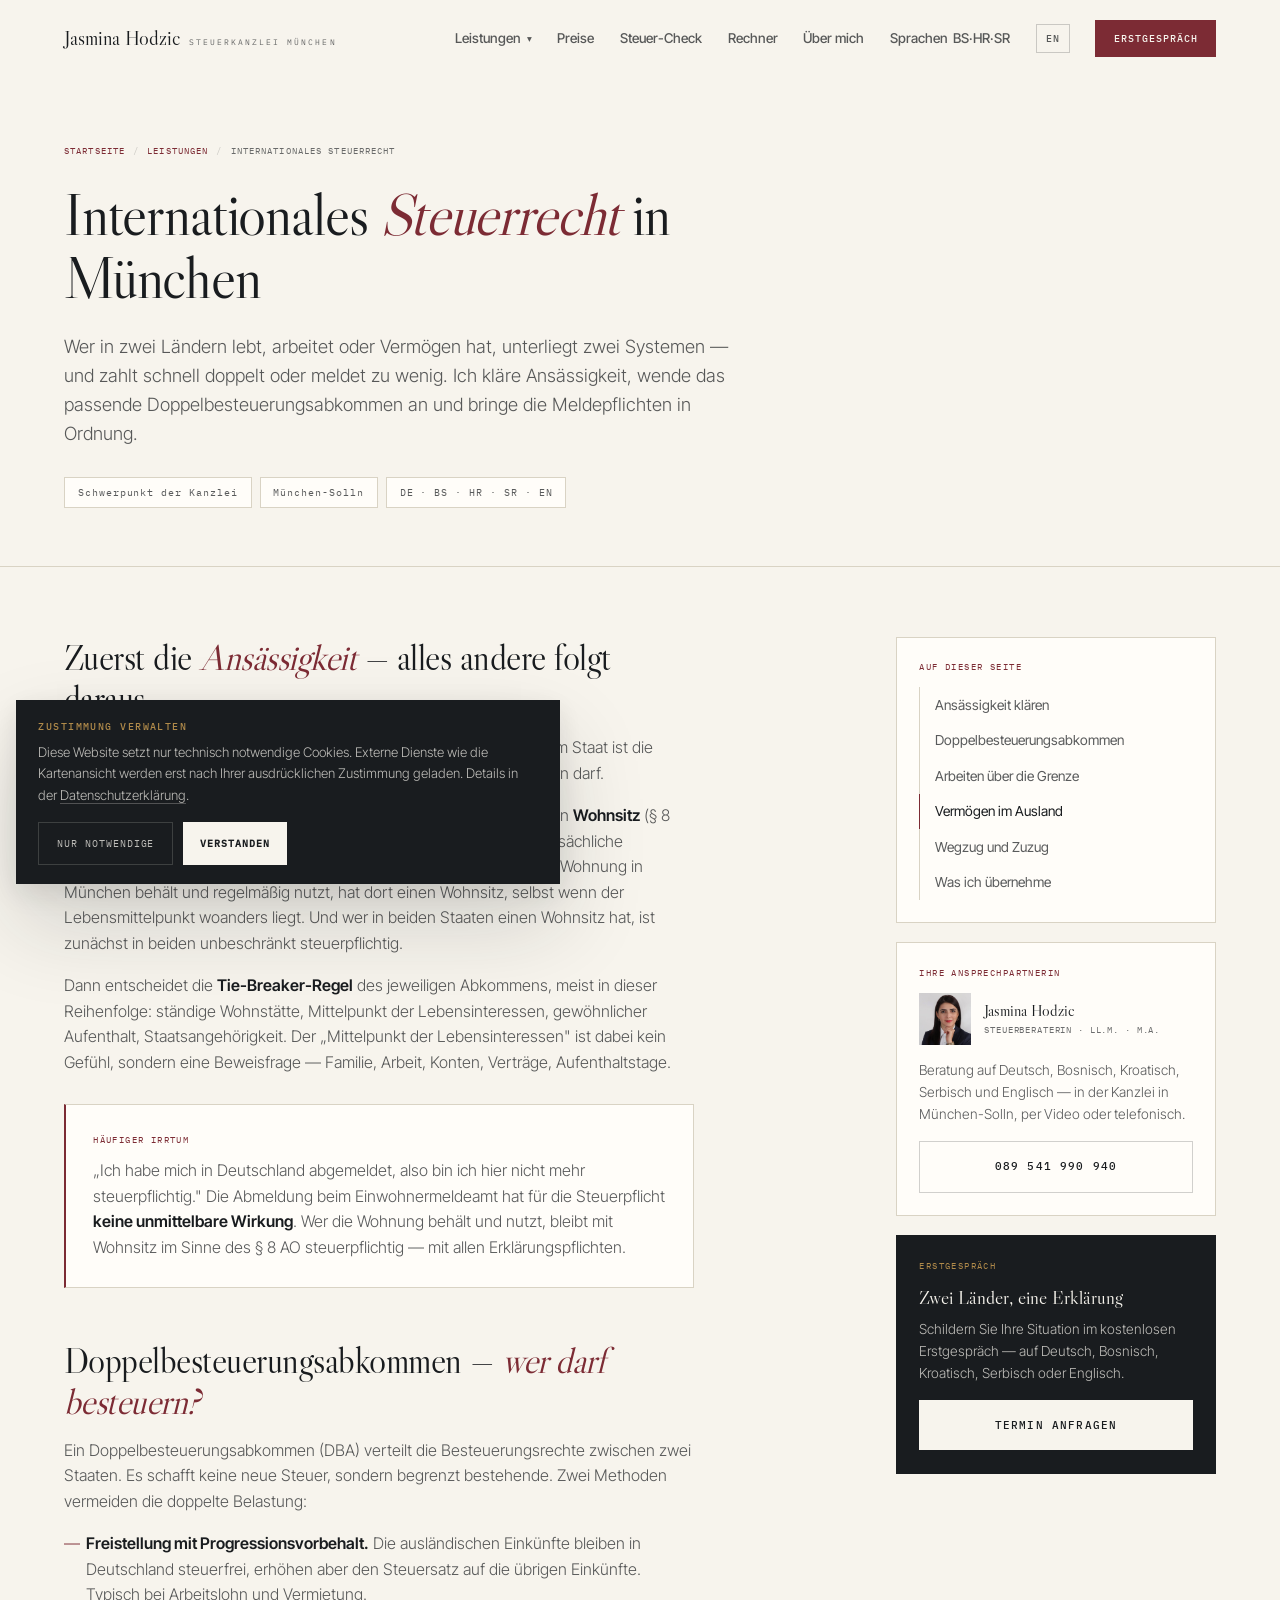
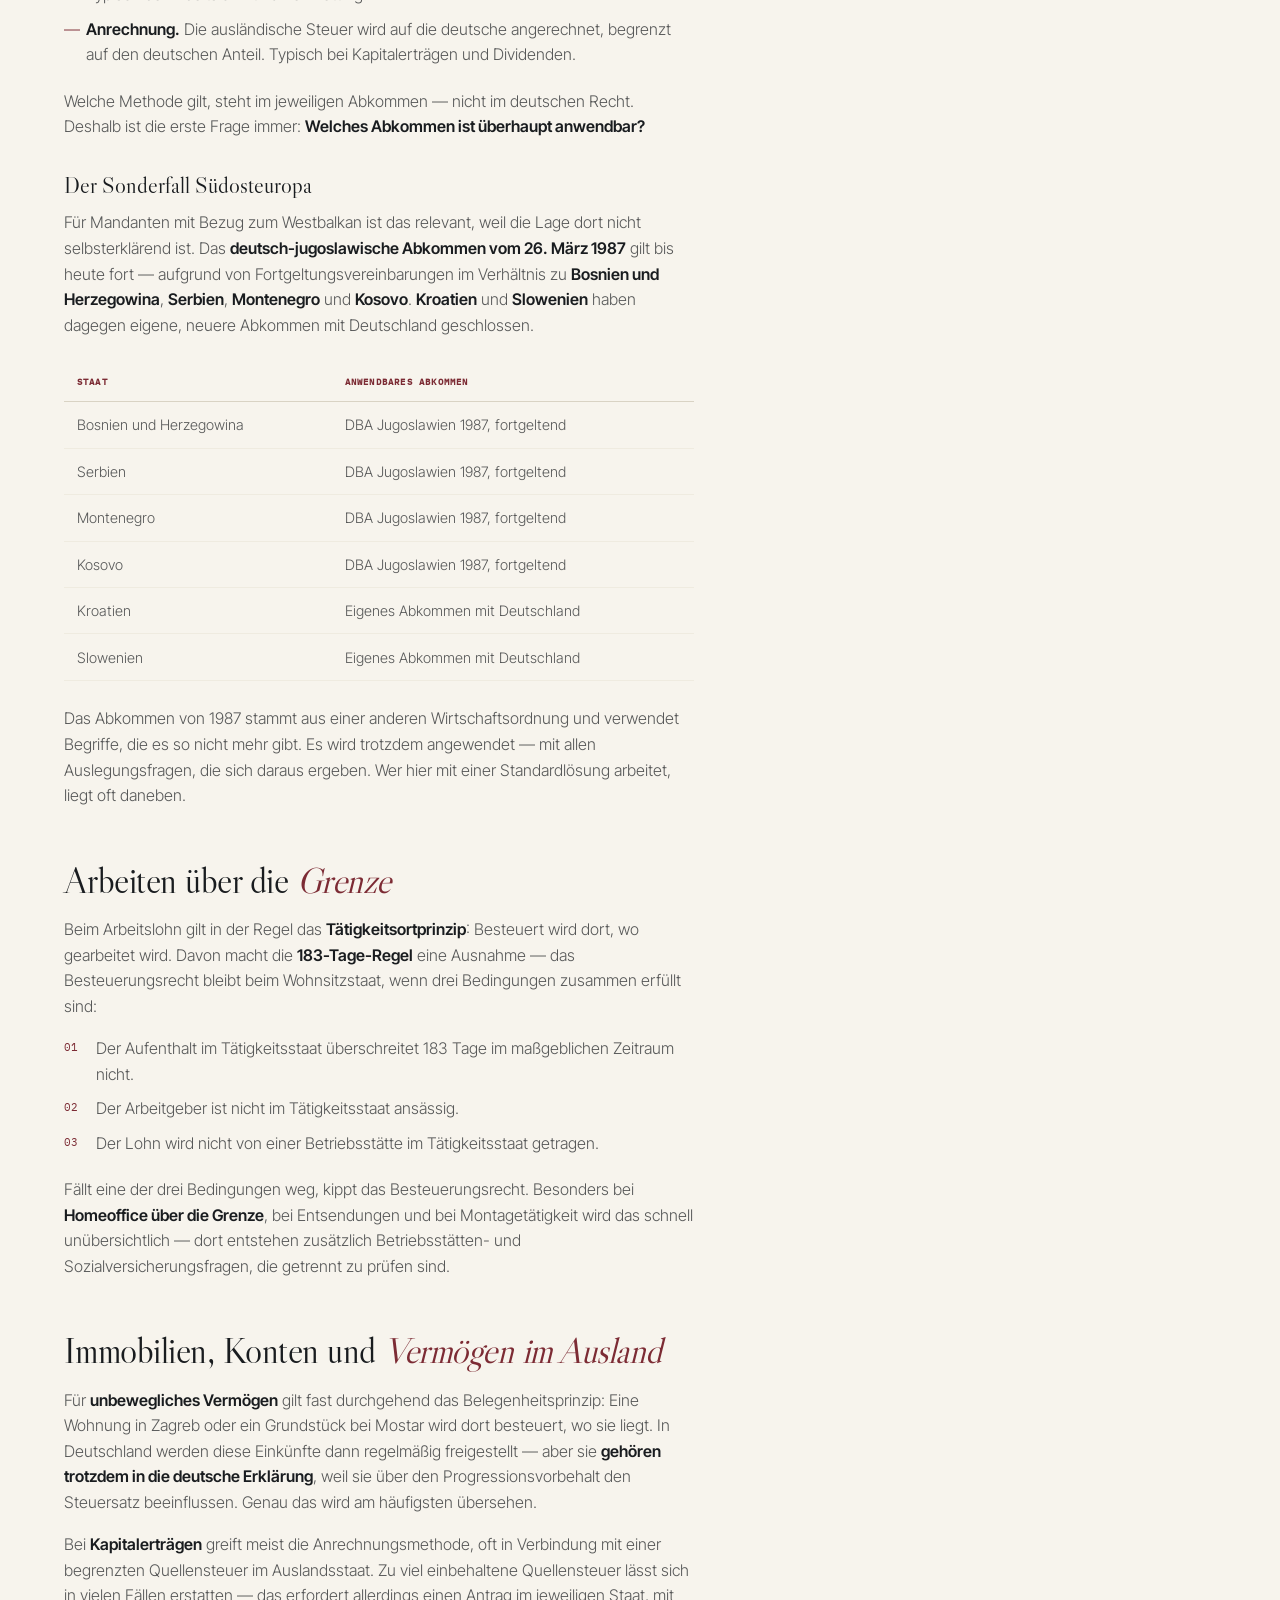
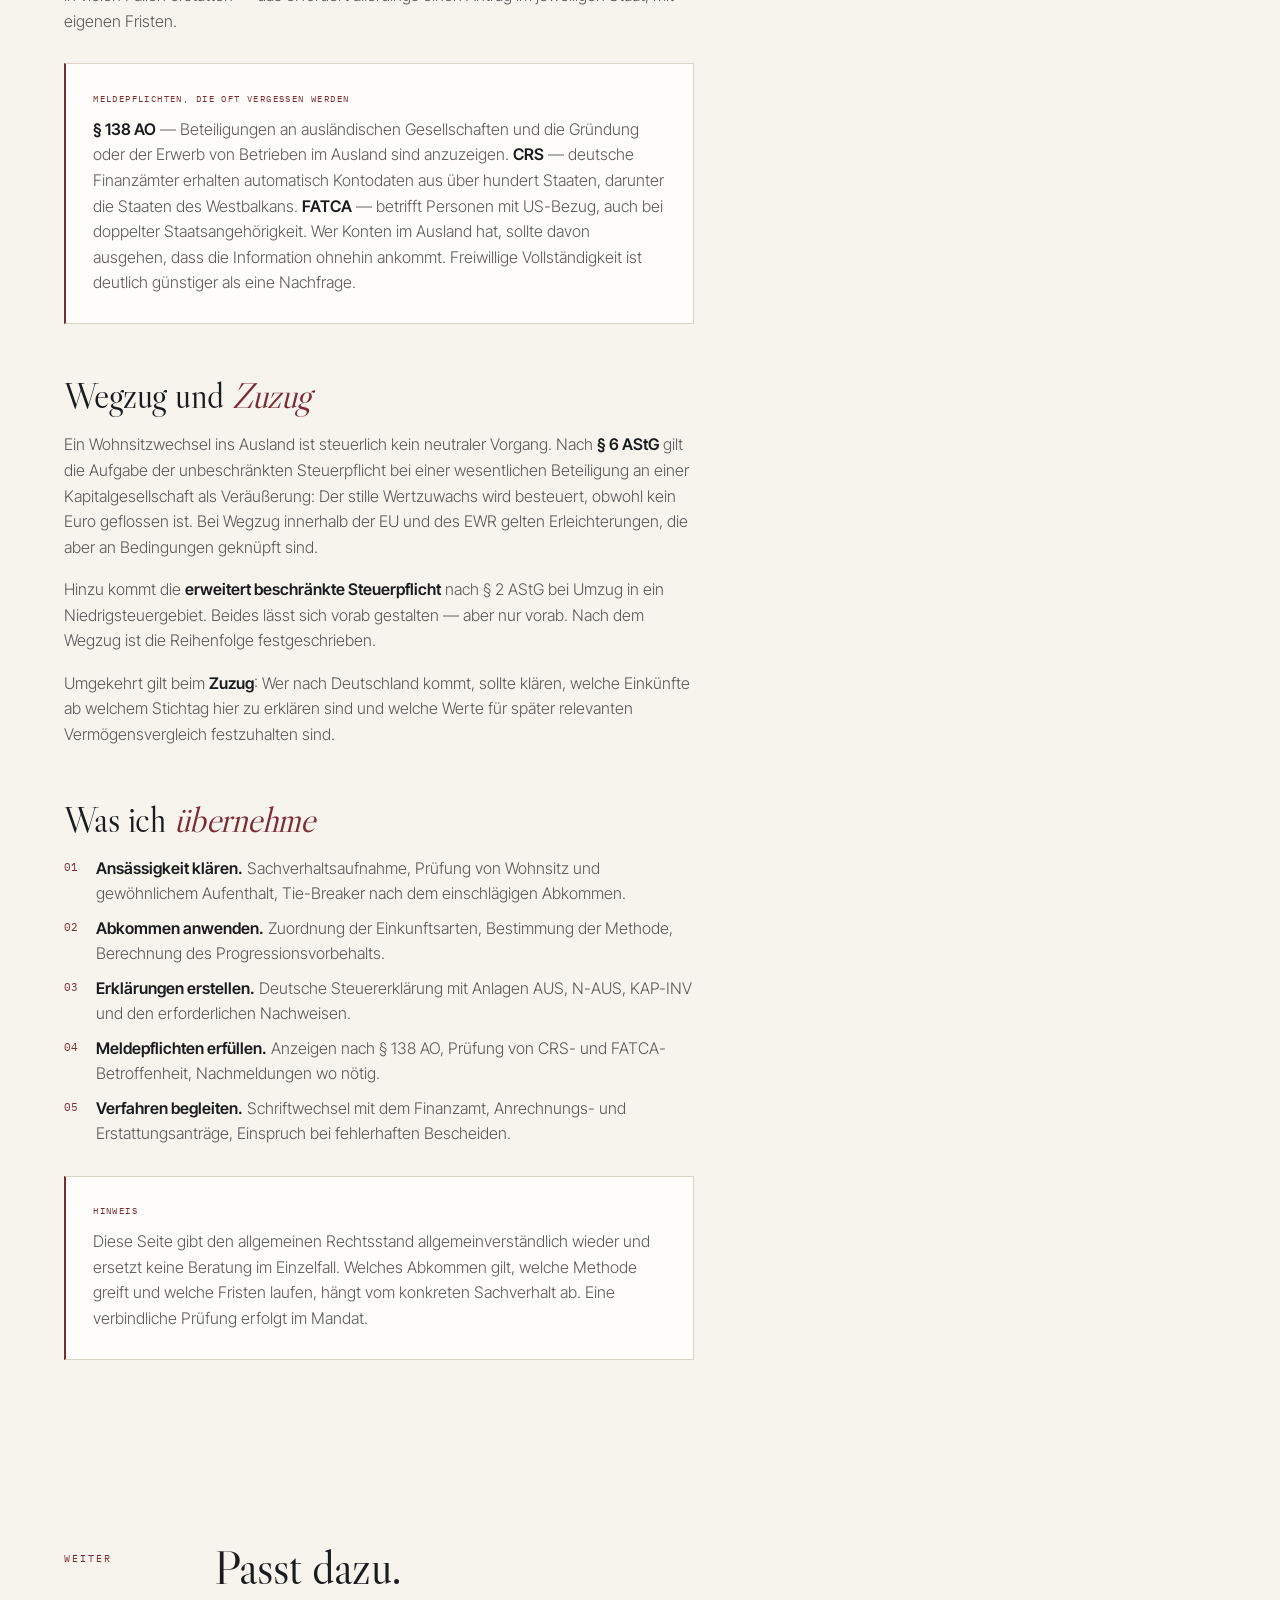
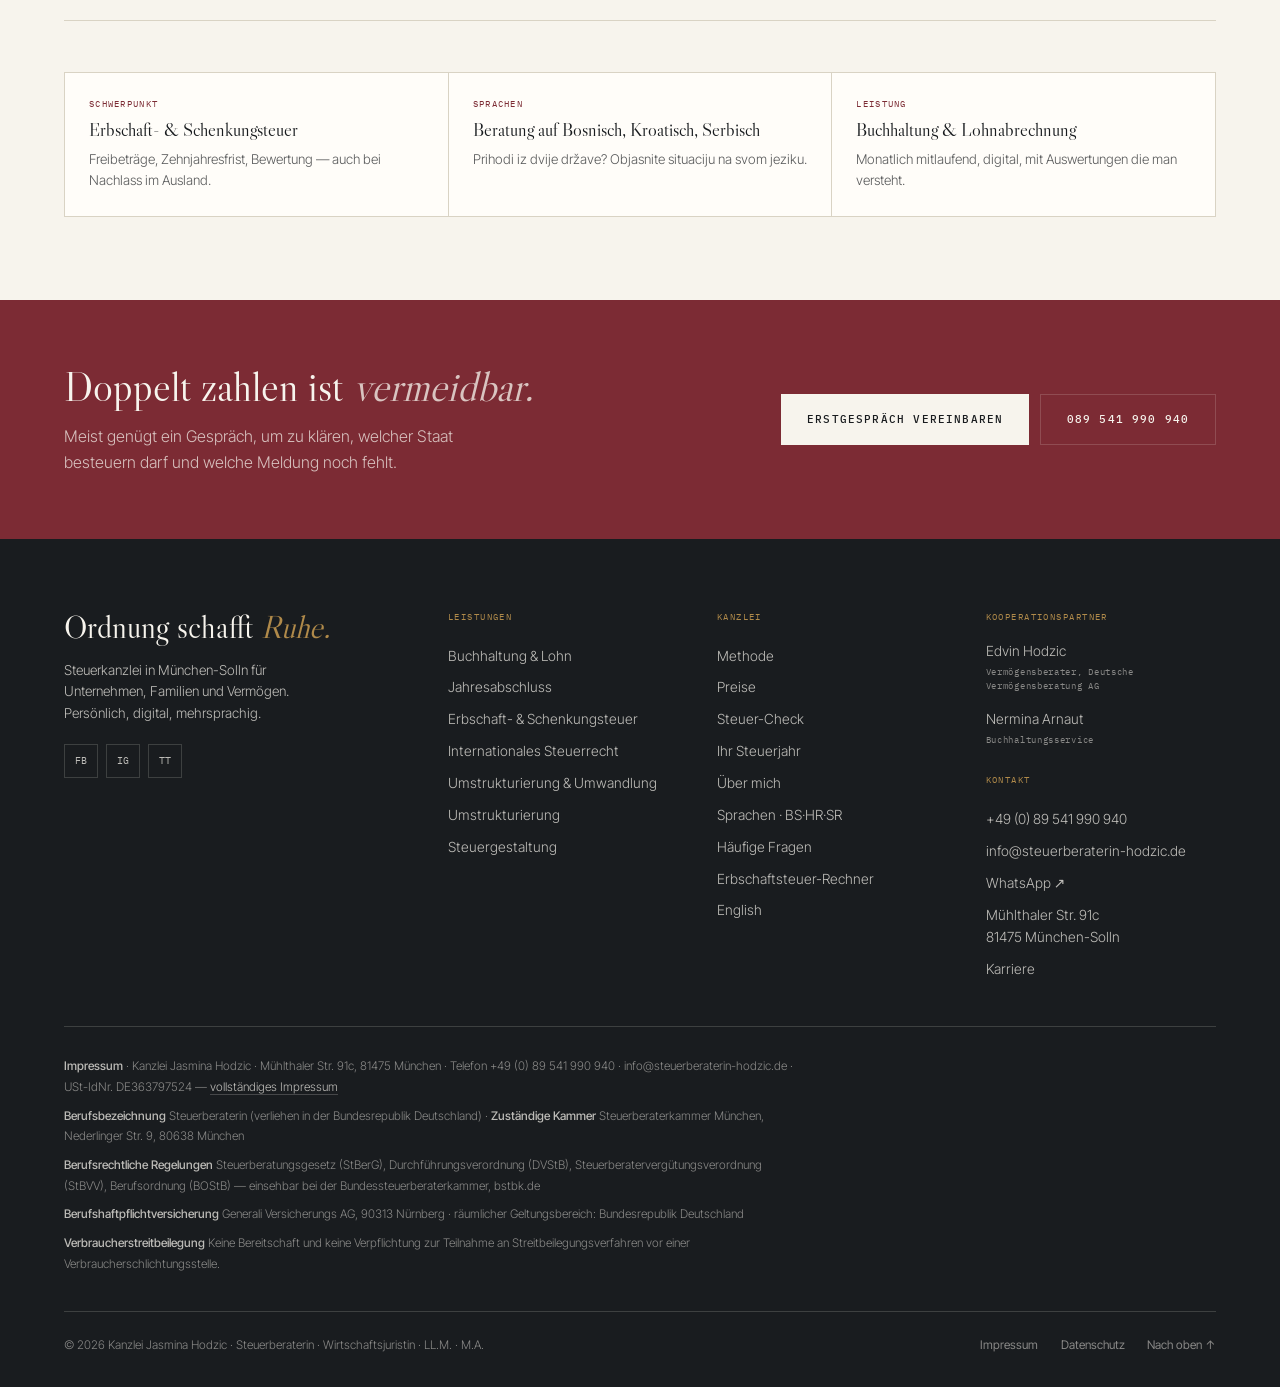
<file: leistungen/internationales-steuerrecht-muenchen.html>
<!DOCTYPE html>
<html lang="de">
<head>
<meta charset="utf-8">
<meta name="viewport" content="width=device-width, initial-scale=1">
<title>Internationales Steuerrecht München | Steuerberaterin Hodzic</title>
<meta name="description" content="Internationales Steuerrecht in München: Ansässigkeit, Doppelbesteuerungsabkommen, 183-Tage-Regel, Immobilien und Konten im Ausland, Wegzugsbesteuerung und Meldepflichten. Auch auf Bosnisch, Kroatisch und Serbisch.">
<link rel="canonical" href="https://www.steuerberaterin-hodzic.de/leistungen/internationales-steuerrecht-muenchen">
<meta name="robots" content="index,follow,max-image-preview:large">
<meta property="og:type" content="article">
<meta property="og:locale" content="de_DE">
<meta property="og:site_name" content="Kanzlei Jasmina Hodzic">
<meta property="og:title" content="Internationales Steuerrecht München | Steuerberaterin Hodzic">
<meta property="og:description" content="Internationales Steuerrecht in München: Ansässigkeit, Doppelbesteuerungsabkommen, 183-Tage-Regel, Immobilien und Konten im Ausland, Wegzugsbesteuerung und Meldepflichten. Auch auf Bosnisch, Kroatisch und Serbisch.">
<meta property="og:url" content="https://www.steuerberaterin-hodzic.de/leistungen/internationales-steuerrecht-muenchen">
<meta property="og:image" content="https://www.steuerberaterin-hodzic.de/img/og-kanzlei-hodzic.jpg">
<meta name="twitter:card" content="summary_large_image">
<meta name="geo.region" content="DE-BY">
<meta name="geo.placename" content="München-Solln">
<meta name="theme-color" content="#F7F4ED">
<link rel="icon" href="data:image/svg+xml,%3Csvg xmlns='http://www.w3.org/2000/svg' viewBox='0 0 40 40'%3E%3Crect width='40' height='40' fill='%237C2B34'/%3E%3Ctext x='20' y='27' text-anchor='middle' font-family='Georgia,serif' font-size='17' fill='%23F7F4ED'%3EJH%3C/text%3E%3C/svg%3E">
<link rel="stylesheet" href="../assets/css/site.css">
<script type="application/ld+json">
{
"@context": "https://schema.org",
"@graph": [
{
"@type": "Service",
"@id": "https://www.steuerberaterin-hodzic.de/leistungen/internationales-steuerrecht-muenchen#service",
"name": "Internationales Steuerrecht",
"description": "Beratung im internationalen Steuerrecht in München: Klärung der Ansässigkeit, Anwendung von Doppelbesteuerungsabkommen, grenzüberschreitende Arbeit, Immobilien und Kapitalvermögen im Ausland, Wegzugsbesteuerung sowie Melde- und Reportingpflichten.",
"serviceType": "Internationales Steuerrecht",
"url": "https://www.steuerberaterin-hodzic.de/leistungen/internationales-steuerrecht-muenchen",
"provider": {
"@type": "AccountingService",
"@id": "https://www.steuerberaterin-hodzic.de/#kanzlei",
"name": "Kanzlei Jasmina Hodzic – Steuerberaterin",
"telephone": "+49-89-541990940",
"email": "info@steuerberaterin-hodzic.de",
"address": {
"@type": "PostalAddress",
"streetAddress": "Mühlthaler Str. 91c",
"postalCode": "81475",
"addressLocality": "München",
"addressRegion": "Bayern",
"addressCountry": "DE"
}
},
"areaServed": [
{
"@type": "City",
"name": "München"
},
{
"@type": "Country",
"name": "Deutschland"
}
],
"availableLanguage": [
"de",
"bs",
"hr",
"sr",
"en"
],
"audience": {
"@type": "Audience",
"audienceType": "Privatpersonen, Selbstständige und Unternehmen"
}
},
{
"@type": "BreadcrumbList",
"@id": "https://www.steuerberaterin-hodzic.de/leistungen/internationales-steuerrecht-muenchen#brot",
"itemListElement": [
{
"@type": "ListItem",
"position": 1,
"name": "Startseite",
"item": "https://www.steuerberaterin-hodzic.de/"
},
{
"@type": "ListItem",
"position": 2,
"name": "Leistungen",
"item": "https://www.steuerberaterin-hodzic.de/#leistungen"
},
{
"@type": "ListItem",
"position": 3,
"name": "Internationales Steuerrecht",
"item": "https://www.steuerberaterin-hodzic.de/leistungen/internationales-steuerrecht-muenchen"
}
]
},
{
"@type": "FAQPage",
"@id": "https://www.steuerberaterin-hodzic.de/leistungen/internationales-steuerrecht-muenchen#faq",
"mainEntity": [
{
"@type": "Question",
"name": "Wann bin ich in Deutschland unbeschränkt steuerpflichtig?",
"acceptedAnswer": {
"@type": "Answer",
"text": "Unbeschränkt steuerpflichtig ist nach § 1 EStG, wer in Deutschland einen Wohnsitz (§ 8 AO) oder seinen gewöhnlichen Aufenthalt (§ 9 AO) hat. Ein Wohnsitz setzt eine Wohnung voraus, die man beibehält und nutzt — auf die Anmeldung beim Einwohnermeldeamt kommt es dabei nicht an. Der gewöhnliche Aufenthalt wird in der Regel bei einem zusammenhängenden Aufenthalt von mehr als sechs Monaten angenommen. Unbeschränkte Steuerpflicht bedeutet: Das Welteinkommen wird erfasst."
}
},
{
"@type": "Question",
"name": "Gilt zwischen Deutschland und Bosnien und Herzegowina ein Doppelbesteuerungsabkommen?",
"acceptedAnswer": {
"@type": "Answer",
"text": "Ja. Das deutsch-jugoslawische Abkommen vom 26. März 1987 wird im Verhältnis zu Bosnien und Herzegowina weiter angewendet; entsprechende Fortgeltungsvereinbarungen bestehen ebenso mit Serbien, Montenegro und Kosovo. Kroatien und Slowenien haben eigene, neuere Abkommen mit Deutschland. Welches Abkommen greift, entscheidet über das Besteuerungsrecht und über die Methode zur Vermeidung der Doppelbesteuerung."
}
},
{
"@type": "Question",
"name": "Was bedeutet die 183-Tage-Regel?",
"acceptedAnswer": {
"@type": "Answer",
"text": "Nach der in vielen Doppelbesteuerungsabkommen enthaltenen Regel bleibt das Besteuerungsrecht für Arbeitslohn beim Wohnsitzstaat, wenn sich der Arbeitnehmer nicht länger als 183 Tage im Tätigkeitsstaat aufhält, der Arbeitgeber nicht dort ansässig ist und der Lohn nicht von einer dortigen Betriebsstätte getragen wird. Alle drei Bedingungen müssen zusammen erfüllt sein — wird eine verfehlt, verschiebt sich das Besteuerungsrecht."
}
},
{
"@type": "Question",
"name": "Muss ich eine Immobilie im Ausland in Deutschland angeben?",
"acceptedAnswer": {
"@type": "Answer",
"text": "Bei unbeschränkter Steuerpflicht gehören ausländische Einkünfte grundsätzlich in die deutsche Steuererklärung — auch dann, wenn das Doppelbesteuerungsabkommen das Besteuerungsrecht dem anderen Staat zuweist. In diesem Fall werden die Einkünfte in Deutschland zwar freigestellt, wirken sich aber über den Progressionsvorbehalt auf den Steuersatz für die übrigen Einkünfte aus."
}
},
{
"@type": "Question",
"name": "Was ist die Wegzugsbesteuerung?",
"acceptedAnswer": {
"@type": "Answer",
"text": "Gibt eine Person mit wesentlicher Beteiligung an einer Kapitalgesellschaft ihre unbeschränkte Steuerpflicht in Deutschland auf, behandelt § 6 AStG dies wie eine Veräußerung der Anteile: Der Wertzuwachs wird besteuert, obwohl kein Geld geflossen ist. Wer einen Wegzug plant, sollte die Folgen prüfen lassen, bevor der Wohnsitz aufgegeben wird — danach lässt sich wenig korrigieren."
}
}
]
}
]
}
</script>
</head>
<body>
<a class="skip" href="#inhalt">Zum Inhalt springen</a>
<div id="prog"></div>
<span id="top"></span>
<nav id="nav" aria-label="Hauptnavigation">
  <div class="in">
    <a class="lg" href="../index.html"><b>Jasmina Hodzic</b><s>Steuerkanzlei München</s></a>
    <div class="nl" id="nl">
      <div class="dd">
        <button aria-expanded="false" aria-haspopup="true">Leistungen <i>&#9662;</i></button>
        <div class="men">
          <a href="../leistungen/buchhaltung-lohnabrechnung-muenchen.html">Buchhaltung &amp; Lohn<s>Laufend, monatlich, digital</s></a>
          <a href="../leistungen/jahresabschluss-steuererklaerung-muenchen.html">Jahresabschluss &amp; Steuererklärung<s>Bilanz, EÜR, alle Erklärungen</s></a>
          <a href="../leistungen/erbschaftsteuer-schenkungsteuer-muenchen.html">Erbschaft- &amp; Schenkungsteuer<s>Schwerpunkt der Kanzlei</s></a>
          <a href="../leistungen/internationales-steuerrecht-muenchen.html">Internationales Steuerrecht<s>Zwei Länder, zwei Systeme</s></a>
          <a href="../leistungen/umstrukturierung-umwandlung-muenchen.html">Umstrukturierung &amp; Umwandlung<s>Rechtsform, Holding, Nachfolge</s></a>
        </div>
      </div>
      <a href="../index.html#preise">Preise</a>
      <a href="../index.html#check">Steuer-Check</a>
      <a href="../erbschaftsteuer-rechner.html">Rechner</a>
      <a href="../index.html#ueber">Über mich</a>
      <a href="../steuerberater-bosnisch-kroatisch-serbisch-muenchen.html">Sprachen <span>BS·HR·SR</span></a>
      <a class="lang" href="../english-speaking-tax-advisor-munich.html" hreflang="en" lang="en">EN</a>
      <a class="cta" href="../index.html#kontakt">Erstgespräch</a>
    </div>
    <button id="burg" aria-label="Menü öffnen" aria-expanded="false" aria-controls="nl"><i></i><i></i><i></i></button>
  </div>
</nav>
<header class="ukopf"><div class="in"><div class="brot"><a href="../index.html">Startseite</a><i>/</i><a href="../index.html#leistungen">Leistungen</a><i>/</i><span>Internationales Steuerrecht</span></div><h1>Internationales <em>Steuerrecht</em> in München</h1><p class="lead">Wer in zwei Ländern lebt, arbeitet oder Vermögen hat, unterliegt zwei Systemen — und zahlt schnell doppelt oder meldet zu wenig. Ich kläre Ansässigkeit, wende das passende Doppelbesteuerungsabkommen an und bringe die Meldepflichten in Ordnung.</p><div class="meta"><span>Schwerpunkt der Kanzlei</span><span>München-Solln</span><span>DE · BS · HR · SR · EN</span></div></div></header>
<main id="inhalt"><div class="ubody">
<article class="prosa">

<h2 id="ansaessigkeit">Zuerst die <em>Ansässigkeit</em> — alles andere folgt daraus</h2>
<p>Jede internationale Steuerfrage beginnt an derselben Stelle: In welchem Staat ist die Person steuerlich ansässig? Erst danach lässt sich sagen, wer besteuern darf.</p>
<p>Nach <strong>§ 1 EStG</strong> ist unbeschränkt steuerpflichtig, wer in Deutschland einen <strong>Wohnsitz</strong> (§ 8 AO) oder seinen <strong>gewöhnlichen Aufenthalt</strong> (§ 9 AO) hat. Beides sind tatsächliche Merkmale — auf die Meldebescheinigung kommt es nicht an. Wer eine Wohnung in München behält und regelmäßig nutzt, hat dort einen Wohnsitz, selbst wenn der Lebensmittelpunkt woanders liegt. Und wer in beiden Staaten einen Wohnsitz hat, ist zunächst in beiden unbeschränkt steuerpflichtig.</p>
<p>Dann entscheidet die <strong>Tie-Breaker-Regel</strong> des jeweiligen Abkommens, meist in dieser Reihenfolge: ständige Wohnstätte, Mittelpunkt der Lebensinteressen, gewöhnlicher Aufenthalt, Staatsangehörigkeit. Der „Mittelpunkt der Lebensinteressen" ist dabei kein Gefühl, sondern eine Beweisfrage — Familie, Arbeit, Konten, Verträge, Aufenthaltstage.</p>

<div class="kasten">
  <span class="lb">Häufiger Irrtum</span>
  <p>„Ich habe mich in Deutschland abgemeldet, also bin ich hier nicht mehr steuerpflichtig." Die Abmeldung beim Einwohnermeldeamt hat für die Steuerpflicht <strong>keine unmittelbare Wirkung</strong>. Wer die Wohnung behält und nutzt, bleibt mit Wohnsitz im Sinne des § 8 AO steuerpflichtig — mit allen Erklärungspflichten.</p>
</div>

<h2 id="dba">Doppelbesteuerungsabkommen — <em>wer darf besteuern?</em></h2>
<p>Ein Doppelbesteuerungsabkommen (DBA) verteilt die Besteuerungsrechte zwischen zwei Staaten. Es schafft keine neue Steuer, sondern begrenzt bestehende. Zwei Methoden vermeiden die doppelte Belastung:</p>
<ul>
  <li><strong>Freistellung mit Progressionsvorbehalt.</strong> Die ausländischen Einkünfte bleiben in Deutschland steuerfrei, erhöhen aber den Steuersatz auf die übrigen Einkünfte. Typisch bei Arbeitslohn und Vermietung.</li>
  <li><strong>Anrechnung.</strong> Die ausländische Steuer wird auf die deutsche angerechnet, begrenzt auf den deutschen Anteil. Typisch bei Kapitalerträgen und Dividenden.</li>
</ul>
<p>Welche Methode gilt, steht im jeweiligen Abkommen — nicht im deutschen Recht. Deshalb ist die erste Frage immer: <strong>Welches Abkommen ist überhaupt anwendbar?</strong></p>

<h3>Der Sonderfall Südosteuropa</h3>
<p>Für Mandanten mit Bezug zum Westbalkan ist das relevant, weil die Lage dort nicht selbsterklärend ist. Das <strong>deutsch-jugoslawische Abkommen vom 26. März 1987</strong> gilt bis heute fort — aufgrund von Fortgeltungsvereinbarungen im Verhältnis zu <strong>Bosnien und Herzegowina</strong>, <strong>Serbien</strong>, <strong>Montenegro</strong> und <strong>Kosovo</strong>. <strong>Kroatien</strong> und <strong>Slowenien</strong> haben dagegen eigene, neuere Abkommen mit Deutschland geschlossen.</p>
<div class="tab-huelle"><table class="tab">
  <thead><tr><th>Staat</th><th>Anwendbares Abkommen</th></tr></thead>
  <tbody>
    <tr><td>Bosnien und Herzegowina</td><td>DBA Jugoslawien 1987, fortgeltend</td></tr>
    <tr><td>Serbien</td><td>DBA Jugoslawien 1987, fortgeltend</td></tr>
    <tr><td>Montenegro</td><td>DBA Jugoslawien 1987, fortgeltend</td></tr>
    <tr><td>Kosovo</td><td>DBA Jugoslawien 1987, fortgeltend</td></tr>
    <tr><td>Kroatien</td><td>Eigenes Abkommen mit Deutschland</td></tr>
    <tr><td>Slowenien</td><td>Eigenes Abkommen mit Deutschland</td></tr>
  </tbody>
</table></div>
<p>Das Abkommen von 1987 stammt aus einer anderen Wirtschaftsordnung und verwendet Begriffe, die es so nicht mehr gibt. Es wird trotzdem angewendet — mit allen Auslegungsfragen, die sich daraus ergeben. Wer hier mit einer Standardlösung arbeitet, liegt oft daneben.</p>

<h2 id="arbeit">Arbeiten über die <em>Grenze</em></h2>
<p>Beim Arbeitslohn gilt in der Regel das <strong>Tätigkeitsortprinzip</strong>: Besteuert wird dort, wo gearbeitet wird. Davon macht die <strong>183-Tage-Regel</strong> eine Ausnahme — das Besteuerungsrecht bleibt beim Wohnsitzstaat, wenn drei Bedingungen zusammen erfüllt sind:</p>
<ol>
  <li>Der Aufenthalt im Tätigkeitsstaat überschreitet 183 Tage im maßgeblichen Zeitraum nicht.</li>
  <li>Der Arbeitgeber ist nicht im Tätigkeitsstaat ansässig.</li>
  <li>Der Lohn wird nicht von einer Betriebsstätte im Tätigkeitsstaat getragen.</li>
</ol>
<p>Fällt eine der drei Bedingungen weg, kippt das Besteuerungsrecht. Besonders bei <strong>Homeoffice über die Grenze</strong>, bei Entsendungen und bei Montagetätigkeit wird das schnell unübersichtlich — dort entstehen zusätzlich Betriebsstätten- und Sozialversicherungsfragen, die getrennt zu prüfen sind.</p>

<h2 id="vermoegen">Immobilien, Konten und <em>Vermögen im Ausland</em></h2>
<p>Für <strong>unbewegliches Vermögen</strong> gilt fast durchgehend das Belegenheitsprinzip: Eine Wohnung in Zagreb oder ein Grundstück bei Mostar wird dort besteuert, wo sie liegt. In Deutschland werden diese Einkünfte dann regelmäßig freigestellt — aber sie <strong>gehören trotzdem in die deutsche Erklärung</strong>, weil sie über den Progressionsvorbehalt den Steuersatz beeinflussen. Genau das wird am häufigsten übersehen.</p>
<p>Bei <strong>Kapitalerträgen</strong> greift meist die Anrechnungsmethode, oft in Verbindung mit einer begrenzten Quellensteuer im Auslandsstaat. Zu viel einbehaltene Quellensteuer lässt sich in vielen Fällen erstatten — das erfordert allerdings einen Antrag im jeweiligen Staat, mit eigenen Fristen.</p>
<div class="kasten">
  <span class="lb">Meldepflichten, die oft vergessen werden</span>
  <p><strong>§ 138 AO</strong> — Beteiligungen an ausländischen Gesellschaften und die Gründung oder der Erwerb von Betrieben im Ausland sind anzuzeigen. <strong>CRS</strong> — deutsche Finanzämter erhalten automatisch Kontodaten aus über hundert Staaten, darunter die Staaten des Westbalkans. <strong>FATCA</strong> — betrifft Personen mit US-Bezug, auch bei doppelter Staatsangehörigkeit. Wer Konten im Ausland hat, sollte davon ausgehen, dass die Information ohnehin ankommt. Freiwillige Vollständigkeit ist deutlich günstiger als eine Nachfrage.</p>
</div>

<h2 id="wegzug">Wegzug und <em>Zuzug</em></h2>
<p>Ein Wohnsitzwechsel ins Ausland ist steuerlich kein neutraler Vorgang. Nach <strong>§ 6 AStG</strong> gilt die Aufgabe der unbeschränkten Steuerpflicht bei einer wesentlichen Beteiligung an einer Kapitalgesellschaft als Veräußerung: Der stille Wertzuwachs wird besteuert, obwohl kein Euro geflossen ist. Bei Wegzug innerhalb der EU und des EWR gelten Erleichterungen, die aber an Bedingungen geknüpft sind.</p>
<p>Hinzu kommt die <strong>erweitert beschränkte Steuerpflicht</strong> nach § 2 AStG bei Umzug in ein Niedrigsteuergebiet. Beides lässt sich vorab gestalten — aber nur vorab. Nach dem Wegzug ist die Reihenfolge festgeschrieben.</p>
<p>Umgekehrt gilt beim <strong>Zuzug</strong>: Wer nach Deutschland kommt, sollte klären, welche Einkünfte ab welchem Stichtag hier zu erklären sind und welche Werte für später relevanten Vermögensvergleich festzuhalten sind.</p>

<h2 id="ablauf">Was ich <em>übernehme</em></h2>
<ol>
  <li><strong>Ansässigkeit klären.</strong> Sachverhaltsaufnahme, Prüfung von Wohnsitz und gewöhnlichem Aufenthalt, Tie-Breaker nach dem einschlägigen Abkommen.</li>
  <li><strong>Abkommen anwenden.</strong> Zuordnung der Einkunftsarten, Bestimmung der Methode, Berechnung des Progressionsvorbehalts.</li>
  <li><strong>Erklärungen erstellen.</strong> Deutsche Steuererklärung mit Anlagen AUS, N-AUS, KAP-INV und den erforderlichen Nachweisen.</li>
  <li><strong>Meldepflichten erfüllen.</strong> Anzeigen nach § 138 AO, Prüfung von CRS- und FATCA-Betroffenheit, Nachmeldungen wo nötig.</li>
  <li><strong>Verfahren begleiten.</strong> Schriftwechsel mit dem Finanzamt, Anrechnungs- und Erstattungsanträge, Einspruch bei fehlerhaften Bescheiden.</li>
</ol>
<div class="kasten">
  <span class="lb">Hinweis</span>
  <p>Diese Seite gibt den allgemeinen Rechtsstand allgemeinverständlich wieder und ersetzt keine Beratung im Einzelfall. Welches Abkommen gilt, welche Methode greift und welche Fristen laufen, hängt vom konkreten Sachverhalt ab. Eine verbindliche Prüfung erfolgt im Mandat.</p>
</div>

</article>
<aside class="rand">
<div class="kt"><span class="lb">Auf dieser Seite</span><nav><a href="#ansaessigkeit">Ansässigkeit klären</a><a href="#dba">Doppelbesteuerungsabkommen</a><a href="#arbeit">Arbeiten über die Grenze</a><a href="#vermoegen">Vermögen im Ausland</a><a href="#wegzug">Wegzug und Zuzug</a><a href="#ablauf">Was ich übernehme</a></nav></div><div class="kt"><span class="lb">Ihre Ansprechpartnerin</span><div class="prt"><img src="../img/jasmina-hodzic-steuerberaterin-muenchen-640.jpg" alt="Jasmina Hodzic, Steuerberaterin" width="52" height="52" loading="lazy" decoding="async"><div><b>Jasmina Hodzic</b><s>Steuerberaterin · LL.M. · M.A.</s></div></div><p>Beratung auf Deutsch, Bosnisch, Kroatisch, Serbisch und Englisch — in der Kanzlei in München-Solln, per Video oder telefonisch.</p><a class="btn b-leer" href="tel:+4989541990940"><u></u><span>089 541 990 940</span></a></div><div class="kt dunkel"><span class="lb">Erstgespräch</span><h3>Zwei Länder, eine Erklärung</h3><p>Schildern Sie Ihre Situation im kostenlosen Erstgespräch — auf Deutsch, Bosnisch, Kroatisch, Serbisch oder Englisch.</p><a class="btn b-hell" href="../index.html#kontakt"><u></u><span>Termin anfragen</span></a></div>
</aside>
</div>
<section class="sek s-pap"><div class="in"><div class="kopf up"><span class="nr">Weiter</span><div><h2><span class="mk"><i>Passt dazu.</i></span></h2></div></div><div class="weiter up"><a href="erbschaftsteuer-schenkungsteuer-muenchen.html"><span class="k">Schwerpunkt</span><b>Erbschaft- & Schenkungsteuer</b><p>Freibeträge, Zehnjahresfrist, Bewertung — auch bei Nachlass im Ausland.</p></a><a href="../steuerberater-bosnisch-kroatisch-serbisch-muenchen.html"><span class="k">Sprachen</span><b>Beratung auf Bosnisch, Kroatisch, Serbisch</b><p>Prihodi iz dvije države? Objasnite situaciju na svom jeziku.</p></a><a href="buchhaltung-lohnabrechnung-muenchen.html"><span class="k">Leistung</span><b>Buchhaltung & Lohnabrechnung</b><p>Monatlich mitlaufend, digital, mit Auswertungen die man versteht.</p></a></div></div></section><section class="cta-band"><div class="in"><div><h2>Doppelt zahlen ist <em>vermeidbar.</em></h2><p>Meist genügt ein Gespräch, um zu klären, welcher Staat besteuern darf und welche Meldung noch fehlt.</p></div><div class="cc"><a class="btn b-hell" href="../index.html#kontakt"><u></u><span>Erstgespräch vereinbaren</span></a><a class="btn b-rand" href="tel:+4989541990940"><u></u><span>089 541 990 940</span></a></div></div></section>
</main>
<footer>
  <div class="in">
    <div class="fo">
      <div>
        <p class="cl">Ordnung schafft <em>Ruhe.</em></p>
        <p style="font-size:.85rem;color:var(--p72);font-weight:300;margin-bottom:1rem;max-width:34ch">Steuerkanzlei in München-Solln für Unternehmen, Familien und Vermögen. Persönlich, digital, mehrsprachig.</p>
        <div class="so">
          <a href="https://www.facebook.com/people/Jasmina-Hodzic/100094933616518/" target="_blank" rel="noopener" ><span aria-hidden="true">fb</span><span class="nur-sr">Facebook der Kanzlei</span></a>
          <a href="https://www.instagram.com/steuerberaterinjasmina/" target="_blank" rel="noopener" ><span aria-hidden="true">ig</span><span class="nur-sr">Instagram der Kanzlei</span></a>
          <a href="https://www.tiktok.com/@steuerberaterinjasmina" target="_blank" rel="noopener" ><span aria-hidden="true">tt</span><span class="nur-sr">TikTok der Kanzlei</span></a>
        </div>
      </div>
      <div><p class="t">Leistungen</p>
        <a class="l" href="../leistungen/buchhaltung-lohnabrechnung-muenchen.html">Buchhaltung &amp; Lohn</a>
        <a class="l" href="../leistungen/jahresabschluss-steuererklaerung-muenchen.html">Jahresabschluss</a>
        <a class="l" href="../leistungen/erbschaftsteuer-schenkungsteuer-muenchen.html">Erbschaft- &amp; Schenkungsteuer</a>
        <a class="l" href="../leistungen/internationales-steuerrecht-muenchen.html">Internationales Steuerrecht</a>
        <a class="l" href="../leistungen/umstrukturierung-umwandlung-muenchen.html">Umstrukturierung &amp; Umwandlung</a>
        <a class="l" href="../index.html#leistungen">Umstrukturierung</a>
        <a class="l" href="../index.html#leistungen">Steuergestaltung</a></div>
      <div><p class="t">Kanzlei</p>
        <a class="l" href="../index.html#methode">Methode</a>
        <a class="l" href="../index.html#preise">Preise</a>
        <a class="l" href="../index.html#check">Steuer-Check</a>
        <a class="l" href="../index.html#jahr">Ihr Steuerjahr</a>
        <a class="l" href="../index.html#ueber">Über mich</a>
        <a class="l" href="../steuerberater-bosnisch-kroatisch-serbisch-muenchen.html">Sprachen · BS·HR·SR</a>
        <a class="l" href="../index.html#faq">Häufige Fragen</a>
        <a class="l" href="../erbschaftsteuer-rechner.html">Erbschaftsteuer-Rechner</a>
        <a class="l" href="../english-speaking-tax-advisor-munich.html" hreflang="en" lang="en">English</a></div>
      <div><p class="t">Kooperationspartner</p>
        <div class="pp">Edvin Hodzic<s>Vermögensberater, Deutsche Vermögensberatung AG</s></div>
        <div class="pp">Nermina Arnaut<s>Buchhaltungsservice</s></div>
        <p class="t" style="margin-top:1.6rem">Kontakt</p>
        <a class="l" href="tel:+4989541990940">+49 (0) 89 541 990 940</a>
        <a class="l" href="mailto:info@steuerberaterin-hodzic.de">info@steuerberaterin-hodzic.de</a>
        <a class="l" href="https://wa.me/4989541990940" target="_blank" rel="noopener">WhatsApp ↗</a>
        <a class="l" href="../index.html#kontakt">Mühlthaler Str. 91c<br>81475 München-Solln</a>
        <a class="l" href="mailto:info@steuerberaterin-hodzic.de?subject=Bewerbung">Karriere</a></div>
    </div>
    <div class="recht">
      <p><b>Impressum</b> · Kanzlei Jasmina Hodzic · Mühlthaler Str. 91c, 81475 München · Telefon +49 (0) 89 541 990 940 · info@steuerberaterin-hodzic.de · USt-IdNr. DE363797524 — <a href="../impressum.html">vollständiges Impressum</a></p>
      <p><b>Berufsbezeichnung</b> Steuerberaterin (verliehen in der Bundesrepublik Deutschland) · <b>Zuständige Kammer</b> Steuerberaterkammer München, Nederlinger Str. 9, 80638 München</p>
      <p><b>Berufsrechtliche Regelungen</b> Steuerberatungsgesetz (StBerG), Durchführungsverordnung (DVStB), Steuerberatervergütungsverordnung (StBVV), Berufsordnung (BOStB) — einsehbar bei der Bundessteuerberaterkammer, bstbk.de</p>
      <p><b>Berufshaftpflichtversicherung</b> Generali Versicherungs AG, 90313 Nürnberg · räumlicher Geltungsbereich: Bundesrepublik Deutschland</p>
      <p><b>Verbraucherstreitbeilegung</b> Keine Bereitschaft und keine Verpflichtung zur Teilnahme an Streitbeilegungsverfahren vor einer Verbraucherschlichtungsstelle.</p>
    </div>
    <div class="fu">
      <p>© 2026 Kanzlei Jasmina Hodzic · Steuerberaterin · Wirtschaftsjuristin · LL.M. · M.A.</p>
      <div class="lk"><a href="../impressum.html">Impressum</a><a href="../datenschutz.html">Datenschutz</a><a href="#top">Nach oben ↑</a></div>
    </div>
  </div>
</footer>

<div id="sticky">
  <a class="wa" href="https://wa.me/4989541990940?text=Guten%20Tag%2C%20ich%20interessiere%20mich%20f%C3%BCr%20ein%20kostenloses%20Erstgespr%C3%A4ch." target="_blank" rel="noopener" aria-label="Per WhatsApp schreiben">
    <svg viewBox="0 0 24 24" width="24" height="24" fill="#fff" aria-hidden="true"><path d="M17.47 14.38c-.3-.15-1.76-.87-2.03-.97-.27-.1-.47-.15-.67.15-.2.3-.77.97-.94 1.17-.17.2-.35.22-.65.07-.3-.15-1.26-.46-2.4-1.48-.89-.79-1.49-1.77-1.66-2.07-.17-.3-.02-.46.13-.61.14-.14.3-.35.45-.53.15-.18.2-.3.3-.5.1-.2.05-.38-.02-.53-.08-.15-.67-1.62-.92-2.21-.24-.58-.49-.5-.67-.51h-.57c-.2 0-.52.07-.79.38-.27.3-1.04 1.02-1.04 2.48s1.07 2.88 1.22 3.08c.15.2 2.1 3.2 5.08 4.49.71.31 1.26.49 1.69.62.71.23 1.36.2 1.87.12.57-.09 1.76-.72 2.01-1.41.25-.69.25-1.29.17-1.41-.07-.13-.27-.2-.57-.35Z"/><path d="M12.04 2.5c-5.23 0-9.48 4.25-9.48 9.48 0 1.67.44 3.3 1.27 4.74L2.5 21.5l4.9-1.28a9.44 9.44 0 0 0 4.63 1.2h.01c5.23 0 9.48-4.25 9.48-9.48 0-2.53-.99-4.91-2.78-6.7a9.4 9.4 0 0 0-6.7-2.74Zm0 17.36h-.01a7.9 7.9 0 0 1-4.02-1.1l-.29-.17-2.91.76.78-2.84-.19-.29a7.85 7.85 0 0 1-1.21-4.2 7.89 7.89 0 0 1 7.87-7.87c2.1 0 4.08.82 5.56 2.31a7.82 7.82 0 0 1 2.3 5.57 7.89 7.89 0 0 1-7.88 7.83Z"/></svg>
  </a>
  <a class="tm" href="../index.html#kontakt">Termin anfragen</a>
</div>

<div id="cook" role="dialog" aria-label="Einwilligung verwalten">
  <p><b>Zustimmung verwalten</b>Diese Website setzt nur technisch notwendige Cookies. Externe Dienste wie die Kartenansicht werden erst nach Ihrer ausdrücklichen Zustimmung geladen. Details in der <a href="../datenschutz.html">Datenschutzerklärung</a>.</p>
  <div class="bt"><button class="no" id="ck-no">Nur notwendige</button><button class="ok" id="ck-ok">Verstanden</button></div>
</div>

<script src="../assets/js/site.js" defer></script>
</body>
</html>
</file>
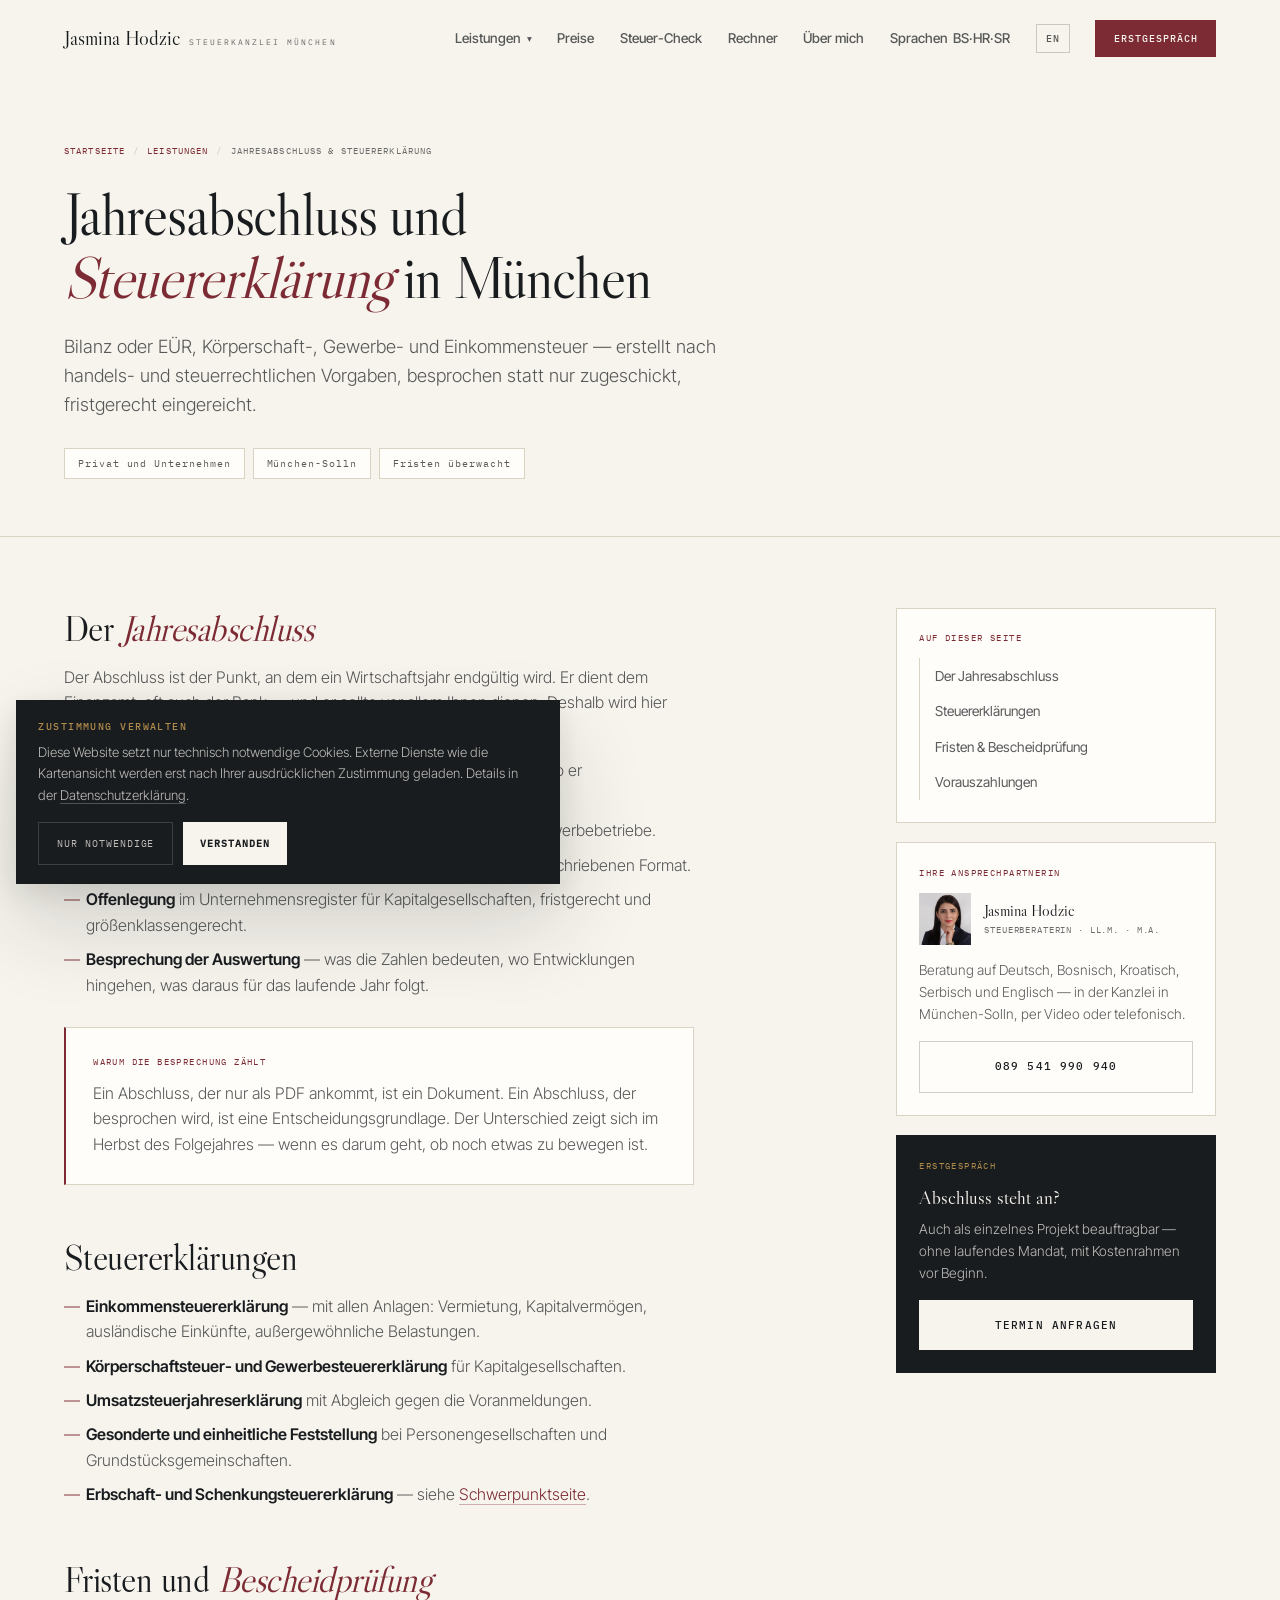
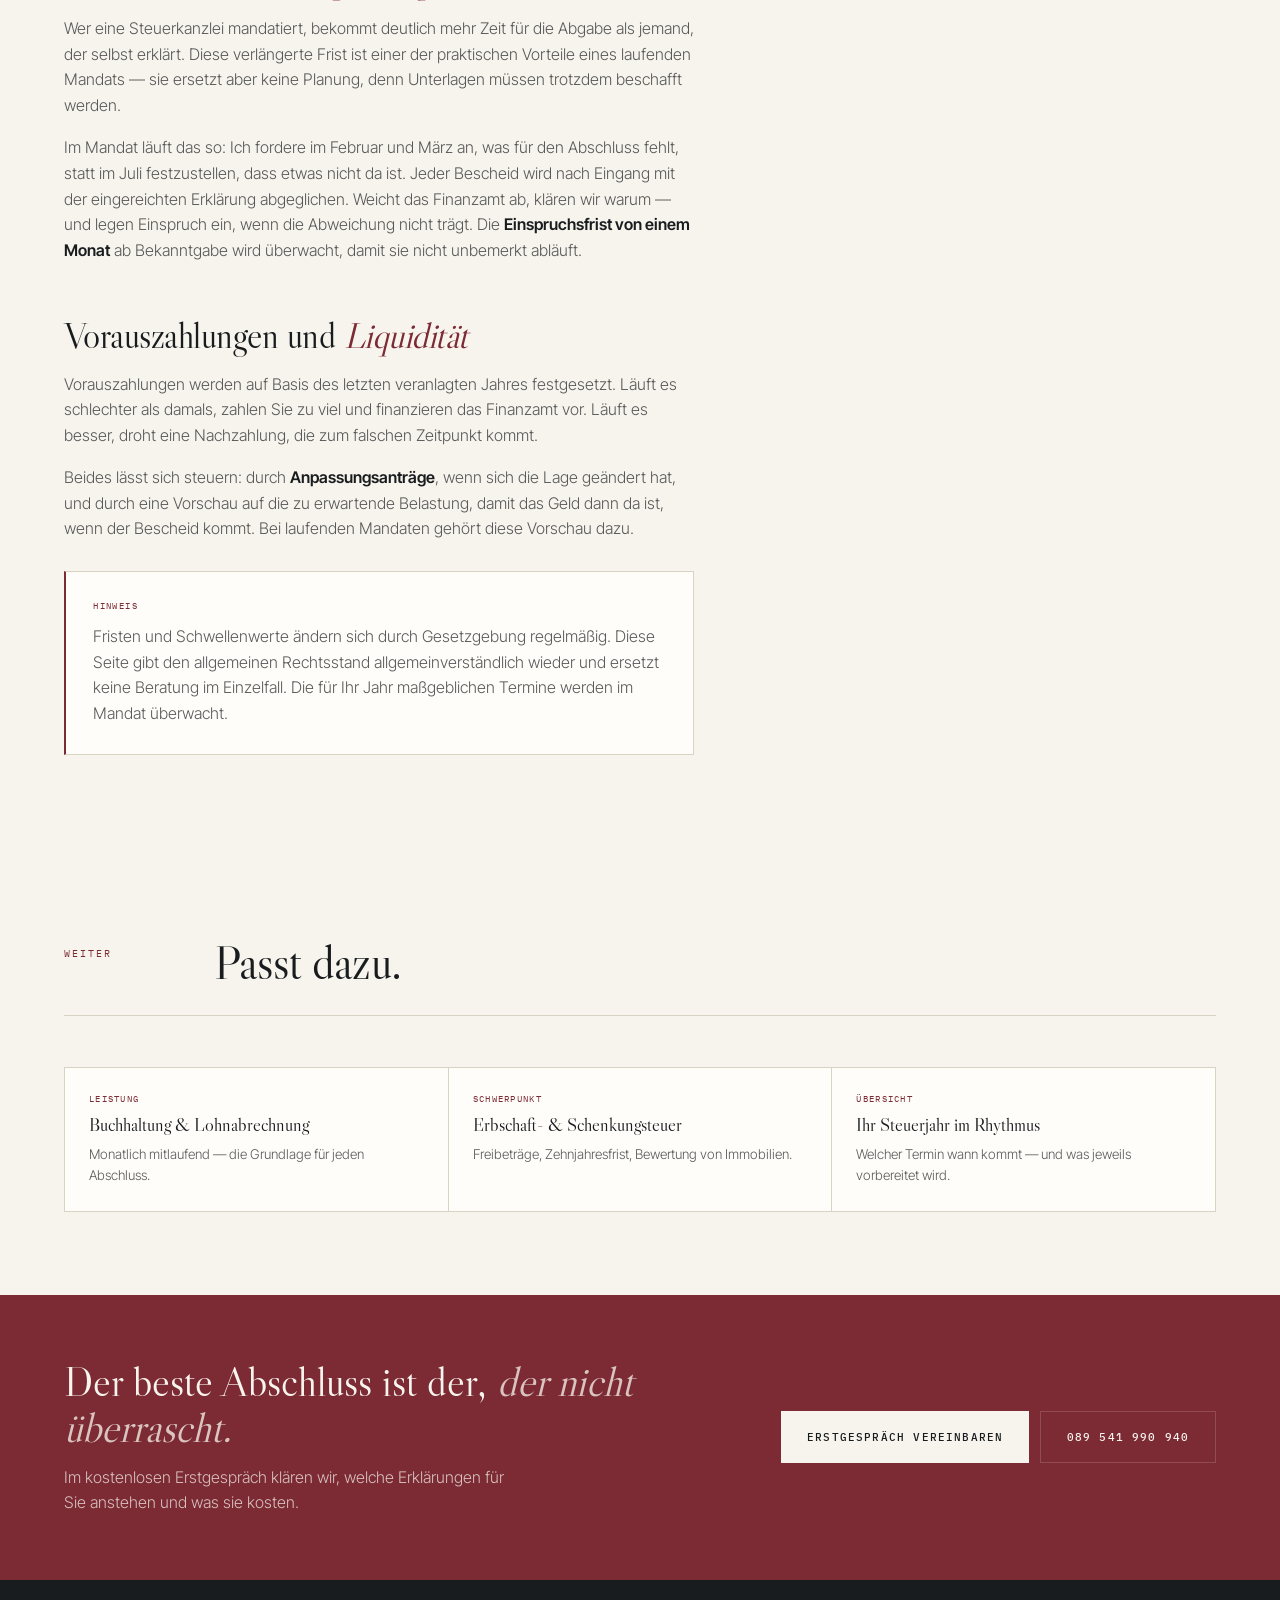
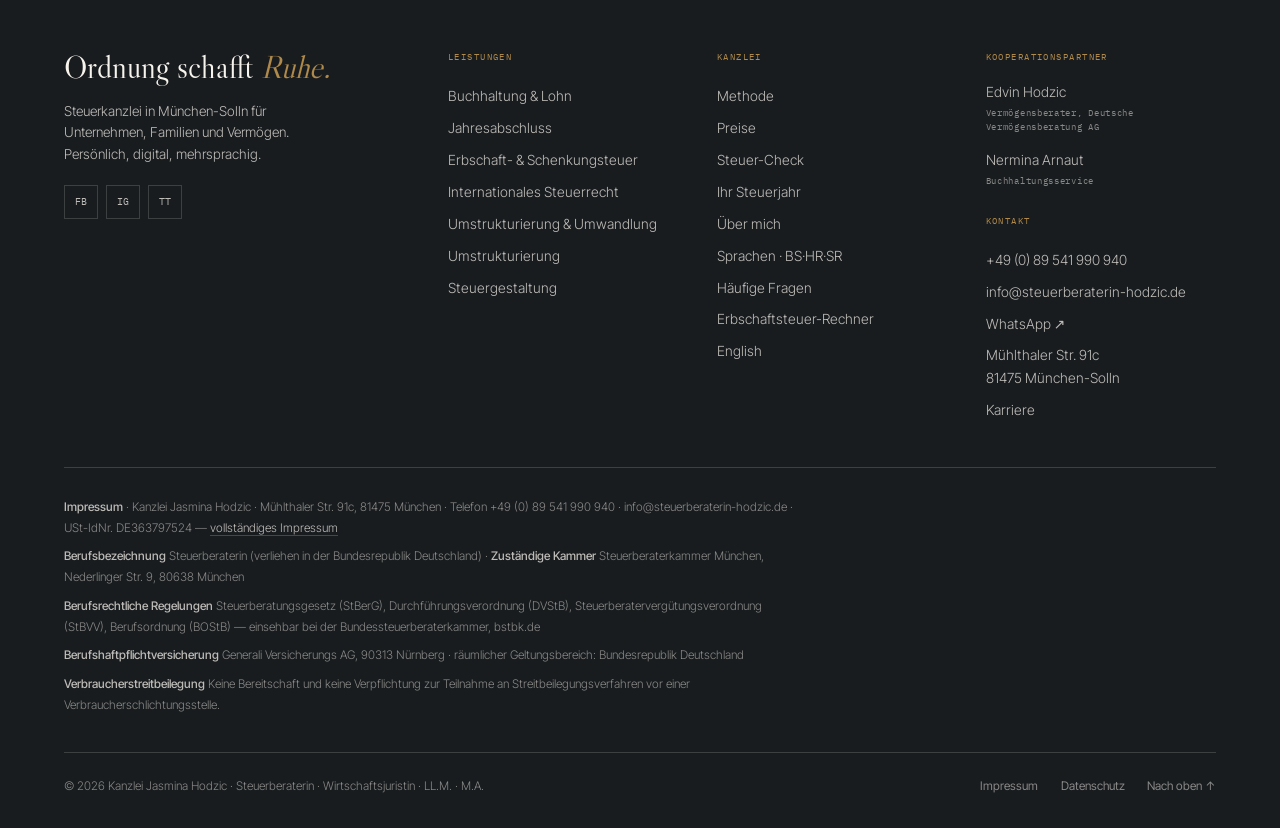
<file: leistungen/jahresabschluss-steuererklaerung-muenchen.html>
<!DOCTYPE html>
<html lang="de">
<head>
<meta charset="utf-8">
<meta name="viewport" content="width=device-width, initial-scale=1">
<title>Jahresabschluss & Steuererklärung München | Steuerberaterin Hodzic</title>
<meta name="description" content="Jahresabschluss und Steuererklärungen in München-Solln: Bilanz oder EÜR, E-Bilanz, Offenlegung, Einkommen-, Körperschaft- und Gewerbesteuer. Fristen und Bescheide werden überwacht.">
<link rel="canonical" href="https://www.steuerberaterin-hodzic.de/leistungen/jahresabschluss-steuererklaerung-muenchen">
<meta name="robots" content="index,follow,max-image-preview:large">
<meta property="og:type" content="article">
<meta property="og:locale" content="de_DE">
<meta property="og:site_name" content="Kanzlei Jasmina Hodzic">
<meta property="og:title" content="Jahresabschluss & Steuererklärung München | Steuerberaterin Hodzic">
<meta property="og:description" content="Jahresabschluss und Steuererklärungen in München-Solln: Bilanz oder EÜR, E-Bilanz, Offenlegung, Einkommen-, Körperschaft- und Gewerbesteuer. Fristen und Bescheide werden überwacht.">
<meta property="og:url" content="https://www.steuerberaterin-hodzic.de/leistungen/jahresabschluss-steuererklaerung-muenchen">
<meta property="og:image" content="https://www.steuerberaterin-hodzic.de/img/og-kanzlei-hodzic.jpg">
<meta name="twitter:card" content="summary_large_image">
<meta name="geo.region" content="DE-BY">
<meta name="geo.placename" content="München-Solln">
<meta name="theme-color" content="#F7F4ED">
<link rel="icon" href="data:image/svg+xml,%3Csvg xmlns='http://www.w3.org/2000/svg' viewBox='0 0 40 40'%3E%3Crect width='40' height='40' fill='%237C2B34'/%3E%3Ctext x='20' y='27' text-anchor='middle' font-family='Georgia,serif' font-size='17' fill='%23F7F4ED'%3EJH%3C/text%3E%3C/svg%3E">
<link rel="stylesheet" href="../assets/css/site.css">
<script type="application/ld+json">
{
"@context": "https://schema.org",
"@graph": [
{
"@type": "Service",
"@id": "https://www.steuerberaterin-hodzic.de/leistungen/jahresabschluss-steuererklaerung-muenchen#service",
"name": "Jahresabschluss und Steuererklärungen",
"description": "Erstellung von Jahresabschlüssen und Steuererklärungen in München: Bilanz mit GuV oder Einnahmen-Überschussrechnung, E-Bilanz, Offenlegung, Einkommensteuer-, Körperschaftsteuer-, Gewerbesteuer- und Umsatzsteuererklärungen sowie Fristen- und Bescheidprüfung.",
"serviceType": "Jahresabschluss und Steuererklärungen",
"url": "https://www.steuerberaterin-hodzic.de/leistungen/jahresabschluss-steuererklaerung-muenchen",
"provider": {
"@type": "AccountingService",
"@id": "https://www.steuerberaterin-hodzic.de/#kanzlei",
"name": "Kanzlei Jasmina Hodzic – Steuerberaterin",
"telephone": "+49-89-541990940",
"email": "info@steuerberaterin-hodzic.de",
"address": {
"@type": "PostalAddress",
"streetAddress": "Mühlthaler Str. 91c",
"postalCode": "81475",
"addressLocality": "München",
"addressRegion": "Bayern",
"addressCountry": "DE"
}
},
"areaServed": [
{
"@type": "City",
"name": "München"
},
{
"@type": "Country",
"name": "Deutschland"
}
],
"availableLanguage": [
"de",
"bs",
"hr",
"sr",
"en"
],
"audience": {
"@type": "Audience",
"audienceType": "Privatpersonen, Selbstständige und Unternehmen"
}
},
{
"@type": "BreadcrumbList",
"@id": "https://www.steuerberaterin-hodzic.de/leistungen/jahresabschluss-steuererklaerung-muenchen#brot",
"itemListElement": [
{
"@type": "ListItem",
"position": 1,
"name": "Startseite",
"item": "https://www.steuerberaterin-hodzic.de/"
},
{
"@type": "ListItem",
"position": 2,
"name": "Leistungen",
"item": "https://www.steuerberaterin-hodzic.de/#leistungen"
},
{
"@type": "ListItem",
"position": 3,
"name": "Jahresabschluss und Steuererklärung",
"item": "https://www.steuerberaterin-hodzic.de/leistungen/jahresabschluss-steuererklaerung-muenchen"
}
]
},
{
"@type": "FAQPage",
"@id": "https://www.steuerberaterin-hodzic.de/leistungen/jahresabschluss-steuererklaerung-muenchen#faq",
"mainEntity": [
{
"@type": "Question",
"name": "Bis wann muss die Steuererklärung abgegeben werden?",
"acceptedAnswer": {
"@type": "Answer",
"text": "Ohne steuerliche Beratung endet die Frist grundsätzlich sieben Monate nach Ablauf des Besteuerungszeitraums. Wird die Erklärung von einem Steuerberater erstellt, verlängert sich die Frist erheblich. Für einzelne Jahre gelten wegen gesetzlicher Sonderregelungen abweichende Termine — die für Ihr Jahr maßgebliche Frist wird im Mandat überwacht."
}
},
{
"@type": "Question",
"name": "Was ist der Unterschied zwischen EÜR und Bilanz?",
"acceptedAnswer": {
"@type": "Answer",
"text": "Die Einnahmen-Überschussrechnung erfasst Zahlungen im Zeitpunkt des Zu- und Abflusses und ist deutlich einfacher. Die Bilanz stellt Vermögen und Schulden gegenüber und ordnet Erträge und Aufwendungen periodengerecht zu. Freiberufler dürfen unabhängig von der Höhe die EÜR nutzen; Kapitalgesellschaften bilanzieren immer."
}
},
{
"@type": "Question",
"name": "Muss der Jahresabschluss offengelegt werden?",
"acceptedAnswer": {
"@type": "Answer",
"text": "Kapitalgesellschaften wie GmbH und UG sind zur Offenlegung im Unternehmensregister verpflichtet, mit Erleichterungen je nach Größenklasse. Wird die Frist versäumt, leitet das Bundesamt für Justiz ein Ordnungsgeldverfahren ein. Die Offenlegung wird im laufenden Mandat mit überwacht."
}
},
{
"@type": "Question",
"name": "Was passiert, wenn der Bescheid falsch ist?",
"acceptedAnswer": {
"@type": "Answer",
"text": "Jeder Bescheid wird geprüft und mit der eingereichten Erklärung abgeglichen. Weicht das Finanzamt ab, wird die Abweichung geklärt und, wenn sie nicht berechtigt ist, fristgerecht Einspruch eingelegt. Die Einspruchsfrist beträgt einen Monat ab Bekanntgabe — sie wird im Mandat überwacht."
}
}
]
}
]
}
</script>
</head>
<body>
<a class="skip" href="#inhalt">Zum Inhalt springen</a>
<div id="prog"></div>
<span id="top"></span>
<nav id="nav" aria-label="Hauptnavigation">
  <div class="in">
    <a class="lg" href="../index.html"><b>Jasmina Hodzic</b><s>Steuerkanzlei München</s></a>
    <div class="nl" id="nl">
      <div class="dd">
        <button aria-expanded="false" aria-haspopup="true">Leistungen <i>&#9662;</i></button>
        <div class="men">
          <a href="../leistungen/buchhaltung-lohnabrechnung-muenchen.html">Buchhaltung &amp; Lohn<s>Laufend, monatlich, digital</s></a>
          <a href="../leistungen/jahresabschluss-steuererklaerung-muenchen.html">Jahresabschluss &amp; Steuererklärung<s>Bilanz, EÜR, alle Erklärungen</s></a>
          <a href="../leistungen/erbschaftsteuer-schenkungsteuer-muenchen.html">Erbschaft- &amp; Schenkungsteuer<s>Schwerpunkt der Kanzlei</s></a>
          <a href="../leistungen/internationales-steuerrecht-muenchen.html">Internationales Steuerrecht<s>Zwei Länder, zwei Systeme</s></a>
          <a href="../leistungen/umstrukturierung-umwandlung-muenchen.html">Umstrukturierung &amp; Umwandlung<s>Rechtsform, Holding, Nachfolge</s></a>
        </div>
      </div>
      <a href="../index.html#preise">Preise</a>
      <a href="../index.html#check">Steuer-Check</a>
      <a href="../erbschaftsteuer-rechner.html">Rechner</a>
      <a href="../index.html#ueber">Über mich</a>
      <a href="../steuerberater-bosnisch-kroatisch-serbisch-muenchen.html">Sprachen <span>BS·HR·SR</span></a>
      <a class="lang" href="../english-speaking-tax-advisor-munich.html" hreflang="en" lang="en">EN</a>
      <a class="cta" href="../index.html#kontakt">Erstgespräch</a>
    </div>
    <button id="burg" aria-label="Menü öffnen" aria-expanded="false" aria-controls="nl"><i></i><i></i><i></i></button>
  </div>
</nav>
<header class="ukopf"><div class="in"><div class="brot"><a href="../index.html">Startseite</a><i>/</i><a href="../index.html#leistungen">Leistungen</a><i>/</i><span>Jahresabschluss &amp; Steuererklärung</span></div><h1>Jahresabschluss und <em>Steuererklärung</em> in München</h1><p class="lead">Bilanz oder EÜR, Körperschaft-, Gewerbe- und Einkommensteuer — erstellt nach handels- und steuerrechtlichen Vorgaben, besprochen statt nur zugeschickt, fristgerecht eingereicht.</p><div class="meta"><span>Privat und Unternehmen</span><span>München-Solln</span><span>Fristen überwacht</span></div></div></header>
<main id="inhalt"><div class="ubody">
<article class="prosa">

<h2 id="abschluss">Der <em>Jahresabschluss</em></h2>
<p>Der Abschluss ist der Punkt, an dem ein Wirtschaftsjahr endgültig wird. Er dient dem Finanzamt, oft auch der Bank — und er sollte vor allem Ihnen dienen. Deshalb wird hier jeder Abschluss besprochen und nicht nur übermittelt.</p>
<ul>
  <li><strong>Bilanz mit Gewinn- und Verlustrechnung</strong> nach HGB, mit Anhang, wo er vorgeschrieben ist.</li>
  <li><strong>Einnahmen-Überschussrechnung</strong> für Freiberufler und kleinere Gewerbebetriebe.</li>
  <li><strong>E-Bilanz</strong> — elektronische Übermittlung an das Finanzamt im vorgeschriebenen Format.</li>
  <li><strong>Offenlegung</strong> im Unternehmensregister für Kapitalgesellschaften, fristgerecht und größenklassengerecht.</li>
  <li><strong>Besprechung der Auswertung</strong> — was die Zahlen bedeuten, wo Entwicklungen hingehen, was daraus für das laufende Jahr folgt.</li>
</ul>
<div class="kasten">
  <span class="lb">Warum die Besprechung zählt</span>
  <p>Ein Abschluss, der nur als PDF ankommt, ist ein Dokument. Ein Abschluss, der besprochen wird, ist eine Entscheidungsgrundlage. Der Unterschied zeigt sich im Herbst des Folgejahres — wenn es darum geht, ob noch etwas zu bewegen ist.</p>
</div>

<h2 id="erklaerungen">Steuererklärungen</h2>
<ul>
  <li><strong>Einkommensteuererklärung</strong> — mit allen Anlagen: Vermietung, Kapitalvermögen, ausländische Einkünfte, außergewöhnliche Belastungen.</li>
  <li><strong>Körperschaftsteuer- und Gewerbesteuererklärung</strong> für Kapitalgesellschaften.</li>
  <li><strong>Umsatzsteuerjahreserklärung</strong> mit Abgleich gegen die Voranmeldungen.</li>
  <li><strong>Gesonderte und einheitliche Feststellung</strong> bei Personengesellschaften und Grundstücksgemeinschaften.</li>
  <li><strong>Erbschaft- und Schenkungsteuererklärung</strong> — siehe <a href="erbschaftsteuer-schenkungsteuer-muenchen.html">Schwerpunktseite</a>.</li>
</ul>

<h2 id="fristen">Fristen und <em>Bescheidprüfung</em></h2>
<p>Wer eine Steuerkanzlei mandatiert, bekommt deutlich mehr Zeit für die Abgabe als jemand, der selbst erklärt. Diese verlängerte Frist ist einer der praktischen Vorteile eines laufenden Mandats — sie ersetzt aber keine Planung, denn Unterlagen müssen trotzdem beschafft werden.</p>
<p>Im Mandat läuft das so: Ich fordere im Februar und März an, was für den Abschluss fehlt, statt im Juli festzustellen, dass etwas nicht da ist. Jeder Bescheid wird nach Eingang mit der eingereichten Erklärung abgeglichen. Weicht das Finanzamt ab, klären wir warum — und legen Einspruch ein, wenn die Abweichung nicht trägt. Die <strong>Einspruchsfrist von einem Monat</strong> ab Bekanntgabe wird überwacht, damit sie nicht unbemerkt abläuft.</p>

<h2 id="vorauszahlungen">Vorauszahlungen und <em>Liquidität</em></h2>
<p>Vorauszahlungen werden auf Basis des letzten veranlagten Jahres festgesetzt. Läuft es schlechter als damals, zahlen Sie zu viel und finanzieren das Finanzamt vor. Läuft es besser, droht eine Nachzahlung, die zum falschen Zeitpunkt kommt.</p>
<p>Beides lässt sich steuern: durch <strong>Anpassungsanträge</strong>, wenn sich die Lage geändert hat, und durch eine Vorschau auf die zu erwartende Belastung, damit das Geld dann da ist, wenn der Bescheid kommt. Bei laufenden Mandaten gehört diese Vorschau dazu.</p>
<div class="kasten">
  <span class="lb">Hinweis</span>
  <p>Fristen und Schwellenwerte ändern sich durch Gesetzgebung regelmäßig. Diese Seite gibt den allgemeinen Rechtsstand allgemeinverständlich wieder und ersetzt keine Beratung im Einzelfall. Die für Ihr Jahr maßgeblichen Termine werden im Mandat überwacht.</p>
</div>

</article>
<aside class="rand">
<div class="kt"><span class="lb">Auf dieser Seite</span><nav><a href="#abschluss">Der Jahresabschluss</a><a href="#erklaerungen">Steuererklärungen</a><a href="#fristen">Fristen & Bescheidprüfung</a><a href="#vorauszahlungen">Vorauszahlungen</a></nav></div><div class="kt"><span class="lb">Ihre Ansprechpartnerin</span><div class="prt"><img src="../img/jasmina-hodzic-steuerberaterin-muenchen-640.jpg" alt="Jasmina Hodzic, Steuerberaterin" width="52" height="52" loading="lazy" decoding="async"><div><b>Jasmina Hodzic</b><s>Steuerberaterin · LL.M. · M.A.</s></div></div><p>Beratung auf Deutsch, Bosnisch, Kroatisch, Serbisch und Englisch — in der Kanzlei in München-Solln, per Video oder telefonisch.</p><a class="btn b-leer" href="tel:+4989541990940"><u></u><span>089 541 990 940</span></a></div><div class="kt dunkel"><span class="lb">Erstgespräch</span><h3>Abschluss steht an?</h3><p>Auch als einzelnes Projekt beauftragbar — ohne laufendes Mandat, mit Kostenrahmen vor Beginn.</p><a class="btn b-hell" href="../index.html#kontakt"><u></u><span>Termin anfragen</span></a></div>
</aside>
</div>
<section class="sek s-pap"><div class="in"><div class="kopf up"><span class="nr">Weiter</span><div><h2><span class="mk"><i>Passt dazu.</i></span></h2></div></div><div class="weiter up"><a href="buchhaltung-lohnabrechnung-muenchen.html"><span class="k">Leistung</span><b>Buchhaltung & Lohnabrechnung</b><p>Monatlich mitlaufend — die Grundlage für jeden Abschluss.</p></a><a href="erbschaftsteuer-schenkungsteuer-muenchen.html"><span class="k">Schwerpunkt</span><b>Erbschaft- & Schenkungsteuer</b><p>Freibeträge, Zehnjahresfrist, Bewertung von Immobilien.</p></a><a href="../index.html#jahr"><span class="k">Übersicht</span><b>Ihr Steuerjahr im Rhythmus</b><p>Welcher Termin wann kommt — und was jeweils vorbereitet wird.</p></a></div></div></section><section class="cta-band"><div class="in"><div><h2>Der beste Abschluss ist der, <em>der nicht überrascht.</em></h2><p>Im kostenlosen Erstgespräch klären wir, welche Erklärungen für Sie anstehen und was sie kosten.</p></div><div class="cc"><a class="btn b-hell" href="../index.html#kontakt"><u></u><span>Erstgespräch vereinbaren</span></a><a class="btn b-rand" href="tel:+4989541990940"><u></u><span>089 541 990 940</span></a></div></div></section>
</main>
<footer>
  <div class="in">
    <div class="fo">
      <div>
        <p class="cl">Ordnung schafft <em>Ruhe.</em></p>
        <p style="font-size:.85rem;color:var(--p72);font-weight:300;margin-bottom:1rem;max-width:34ch">Steuerkanzlei in München-Solln für Unternehmen, Familien und Vermögen. Persönlich, digital, mehrsprachig.</p>
        <div class="so">
          <a href="https://www.facebook.com/people/Jasmina-Hodzic/100094933616518/" target="_blank" rel="noopener" ><span aria-hidden="true">fb</span><span class="nur-sr">Facebook der Kanzlei</span></a>
          <a href="https://www.instagram.com/steuerberaterinjasmina/" target="_blank" rel="noopener" ><span aria-hidden="true">ig</span><span class="nur-sr">Instagram der Kanzlei</span></a>
          <a href="https://www.tiktok.com/@steuerberaterinjasmina" target="_blank" rel="noopener" ><span aria-hidden="true">tt</span><span class="nur-sr">TikTok der Kanzlei</span></a>
        </div>
      </div>
      <div><p class="t">Leistungen</p>
        <a class="l" href="../leistungen/buchhaltung-lohnabrechnung-muenchen.html">Buchhaltung &amp; Lohn</a>
        <a class="l" href="../leistungen/jahresabschluss-steuererklaerung-muenchen.html">Jahresabschluss</a>
        <a class="l" href="../leistungen/erbschaftsteuer-schenkungsteuer-muenchen.html">Erbschaft- &amp; Schenkungsteuer</a>
        <a class="l" href="../leistungen/internationales-steuerrecht-muenchen.html">Internationales Steuerrecht</a>
        <a class="l" href="../leistungen/umstrukturierung-umwandlung-muenchen.html">Umstrukturierung &amp; Umwandlung</a>
        <a class="l" href="../index.html#leistungen">Umstrukturierung</a>
        <a class="l" href="../index.html#leistungen">Steuergestaltung</a></div>
      <div><p class="t">Kanzlei</p>
        <a class="l" href="../index.html#methode">Methode</a>
        <a class="l" href="../index.html#preise">Preise</a>
        <a class="l" href="../index.html#check">Steuer-Check</a>
        <a class="l" href="../index.html#jahr">Ihr Steuerjahr</a>
        <a class="l" href="../index.html#ueber">Über mich</a>
        <a class="l" href="../steuerberater-bosnisch-kroatisch-serbisch-muenchen.html">Sprachen · BS·HR·SR</a>
        <a class="l" href="../index.html#faq">Häufige Fragen</a>
        <a class="l" href="../erbschaftsteuer-rechner.html">Erbschaftsteuer-Rechner</a>
        <a class="l" href="../english-speaking-tax-advisor-munich.html" hreflang="en" lang="en">English</a></div>
      <div><p class="t">Kooperationspartner</p>
        <div class="pp">Edvin Hodzic<s>Vermögensberater, Deutsche Vermögensberatung AG</s></div>
        <div class="pp">Nermina Arnaut<s>Buchhaltungsservice</s></div>
        <p class="t" style="margin-top:1.6rem">Kontakt</p>
        <a class="l" href="tel:+4989541990940">+49 (0) 89 541 990 940</a>
        <a class="l" href="mailto:info@steuerberaterin-hodzic.de">info@steuerberaterin-hodzic.de</a>
        <a class="l" href="https://wa.me/4989541990940" target="_blank" rel="noopener">WhatsApp ↗</a>
        <a class="l" href="../index.html#kontakt">Mühlthaler Str. 91c<br>81475 München-Solln</a>
        <a class="l" href="mailto:info@steuerberaterin-hodzic.de?subject=Bewerbung">Karriere</a></div>
    </div>
    <div class="recht">
      <p><b>Impressum</b> · Kanzlei Jasmina Hodzic · Mühlthaler Str. 91c, 81475 München · Telefon +49 (0) 89 541 990 940 · info@steuerberaterin-hodzic.de · USt-IdNr. DE363797524 — <a href="../impressum.html">vollständiges Impressum</a></p>
      <p><b>Berufsbezeichnung</b> Steuerberaterin (verliehen in der Bundesrepublik Deutschland) · <b>Zuständige Kammer</b> Steuerberaterkammer München, Nederlinger Str. 9, 80638 München</p>
      <p><b>Berufsrechtliche Regelungen</b> Steuerberatungsgesetz (StBerG), Durchführungsverordnung (DVStB), Steuerberatervergütungsverordnung (StBVV), Berufsordnung (BOStB) — einsehbar bei der Bundessteuerberaterkammer, bstbk.de</p>
      <p><b>Berufshaftpflichtversicherung</b> Generali Versicherungs AG, 90313 Nürnberg · räumlicher Geltungsbereich: Bundesrepublik Deutschland</p>
      <p><b>Verbraucherstreitbeilegung</b> Keine Bereitschaft und keine Verpflichtung zur Teilnahme an Streitbeilegungsverfahren vor einer Verbraucherschlichtungsstelle.</p>
    </div>
    <div class="fu">
      <p>© 2026 Kanzlei Jasmina Hodzic · Steuerberaterin · Wirtschaftsjuristin · LL.M. · M.A.</p>
      <div class="lk"><a href="../impressum.html">Impressum</a><a href="../datenschutz.html">Datenschutz</a><a href="#top">Nach oben ↑</a></div>
    </div>
  </div>
</footer>

<div id="sticky">
  <a class="wa" href="https://wa.me/4989541990940?text=Guten%20Tag%2C%20ich%20interessiere%20mich%20f%C3%BCr%20ein%20kostenloses%20Erstgespr%C3%A4ch." target="_blank" rel="noopener" aria-label="Per WhatsApp schreiben">
    <svg viewBox="0 0 24 24" width="24" height="24" fill="#fff" aria-hidden="true"><path d="M17.47 14.38c-.3-.15-1.76-.87-2.03-.97-.27-.1-.47-.15-.67.15-.2.3-.77.97-.94 1.17-.17.2-.35.22-.65.07-.3-.15-1.26-.46-2.4-1.48-.89-.79-1.49-1.77-1.66-2.07-.17-.3-.02-.46.13-.61.14-.14.3-.35.45-.53.15-.18.2-.3.3-.5.1-.2.05-.38-.02-.53-.08-.15-.67-1.62-.92-2.21-.24-.58-.49-.5-.67-.51h-.57c-.2 0-.52.07-.79.38-.27.3-1.04 1.02-1.04 2.48s1.07 2.88 1.22 3.08c.15.2 2.1 3.2 5.08 4.49.71.31 1.26.49 1.69.62.71.23 1.36.2 1.87.12.57-.09 1.76-.72 2.01-1.41.25-.69.25-1.29.17-1.41-.07-.13-.27-.2-.57-.35Z"/><path d="M12.04 2.5c-5.23 0-9.48 4.25-9.48 9.48 0 1.67.44 3.3 1.27 4.74L2.5 21.5l4.9-1.28a9.44 9.44 0 0 0 4.63 1.2h.01c5.23 0 9.48-4.25 9.48-9.48 0-2.53-.99-4.91-2.78-6.7a9.4 9.4 0 0 0-6.7-2.74Zm0 17.36h-.01a7.9 7.9 0 0 1-4.02-1.1l-.29-.17-2.91.76.78-2.84-.19-.29a7.85 7.85 0 0 1-1.21-4.2 7.89 7.89 0 0 1 7.87-7.87c2.1 0 4.08.82 5.56 2.31a7.82 7.82 0 0 1 2.3 5.57 7.89 7.89 0 0 1-7.88 7.83Z"/></svg>
  </a>
  <a class="tm" href="../index.html#kontakt">Termin anfragen</a>
</div>

<div id="cook" role="dialog" aria-label="Einwilligung verwalten">
  <p><b>Zustimmung verwalten</b>Diese Website setzt nur technisch notwendige Cookies. Externe Dienste wie die Kartenansicht werden erst nach Ihrer ausdrücklichen Zustimmung geladen. Details in der <a href="../datenschutz.html">Datenschutzerklärung</a>.</p>
  <div class="bt"><button class="no" id="ck-no">Nur notwendige</button><button class="ok" id="ck-ok">Verstanden</button></div>
</div>

<script src="../assets/js/site.js" defer></script>
</body>
</html>
</file>
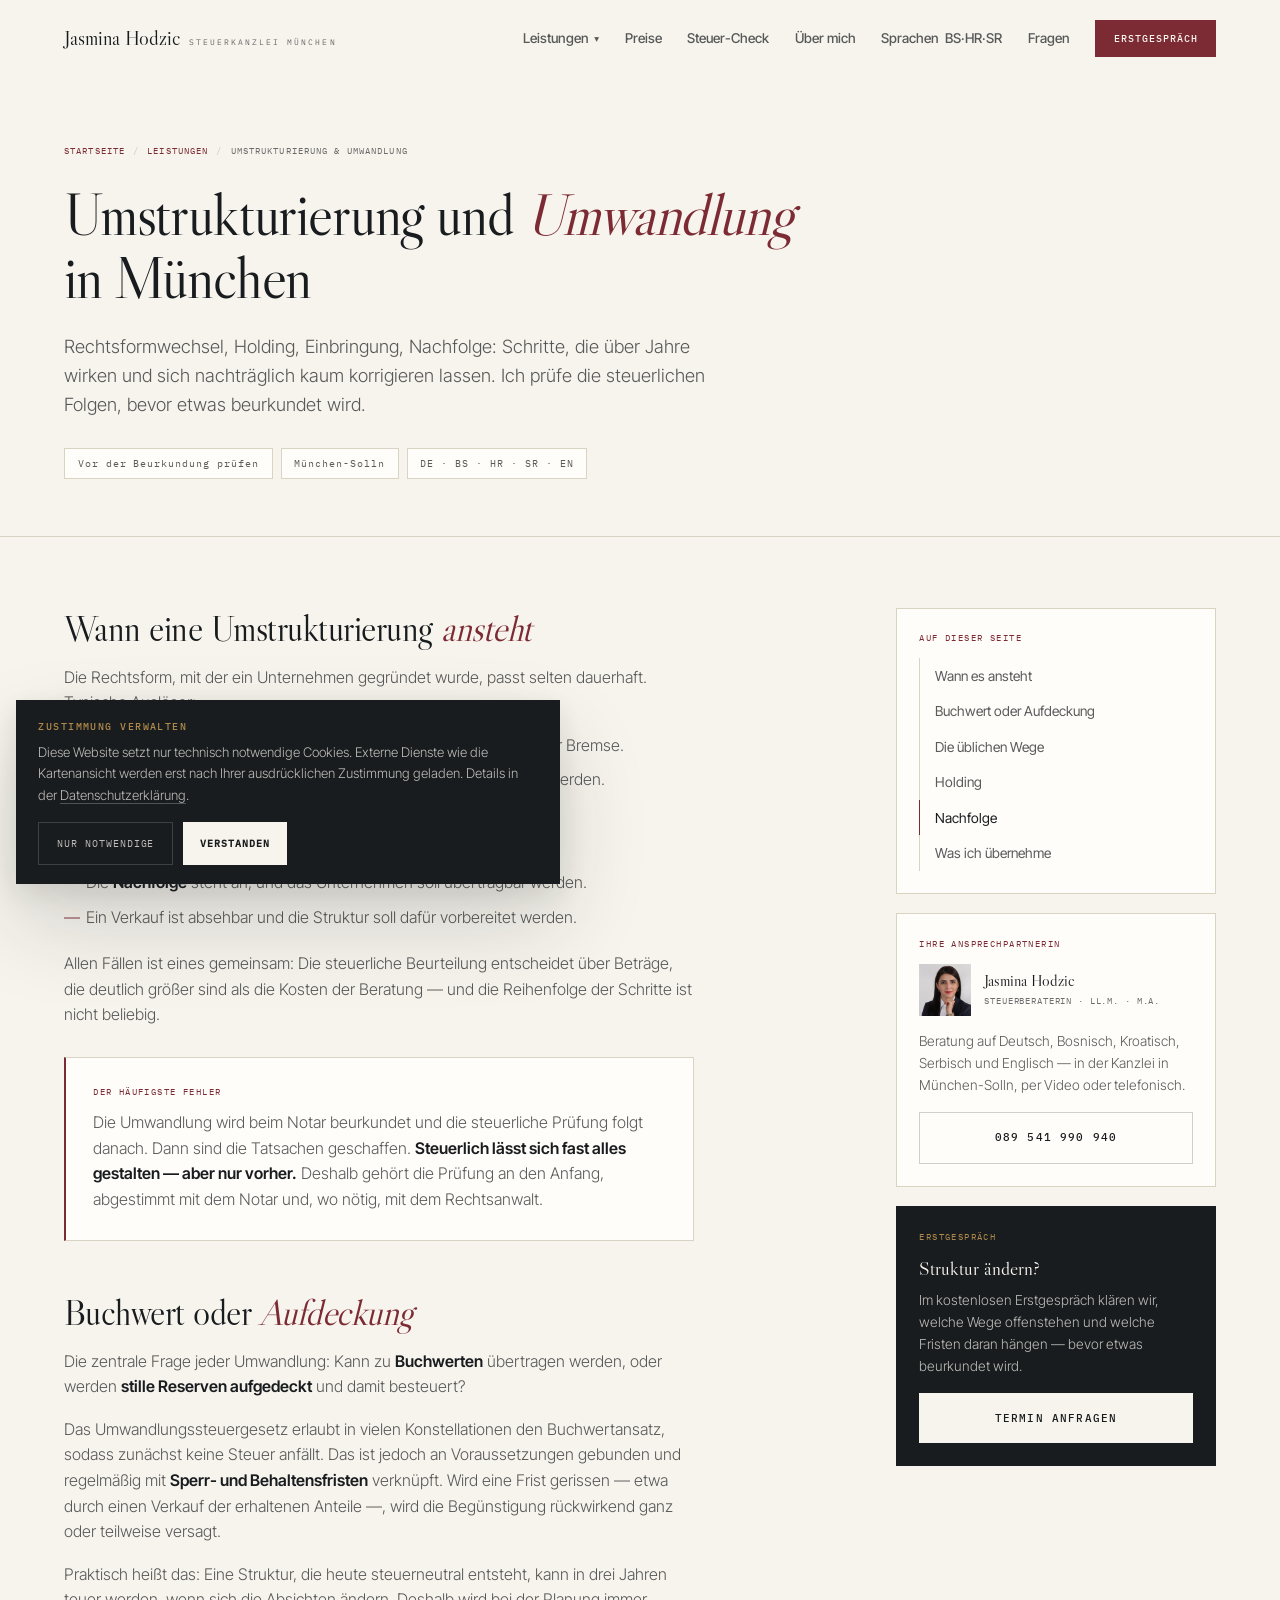
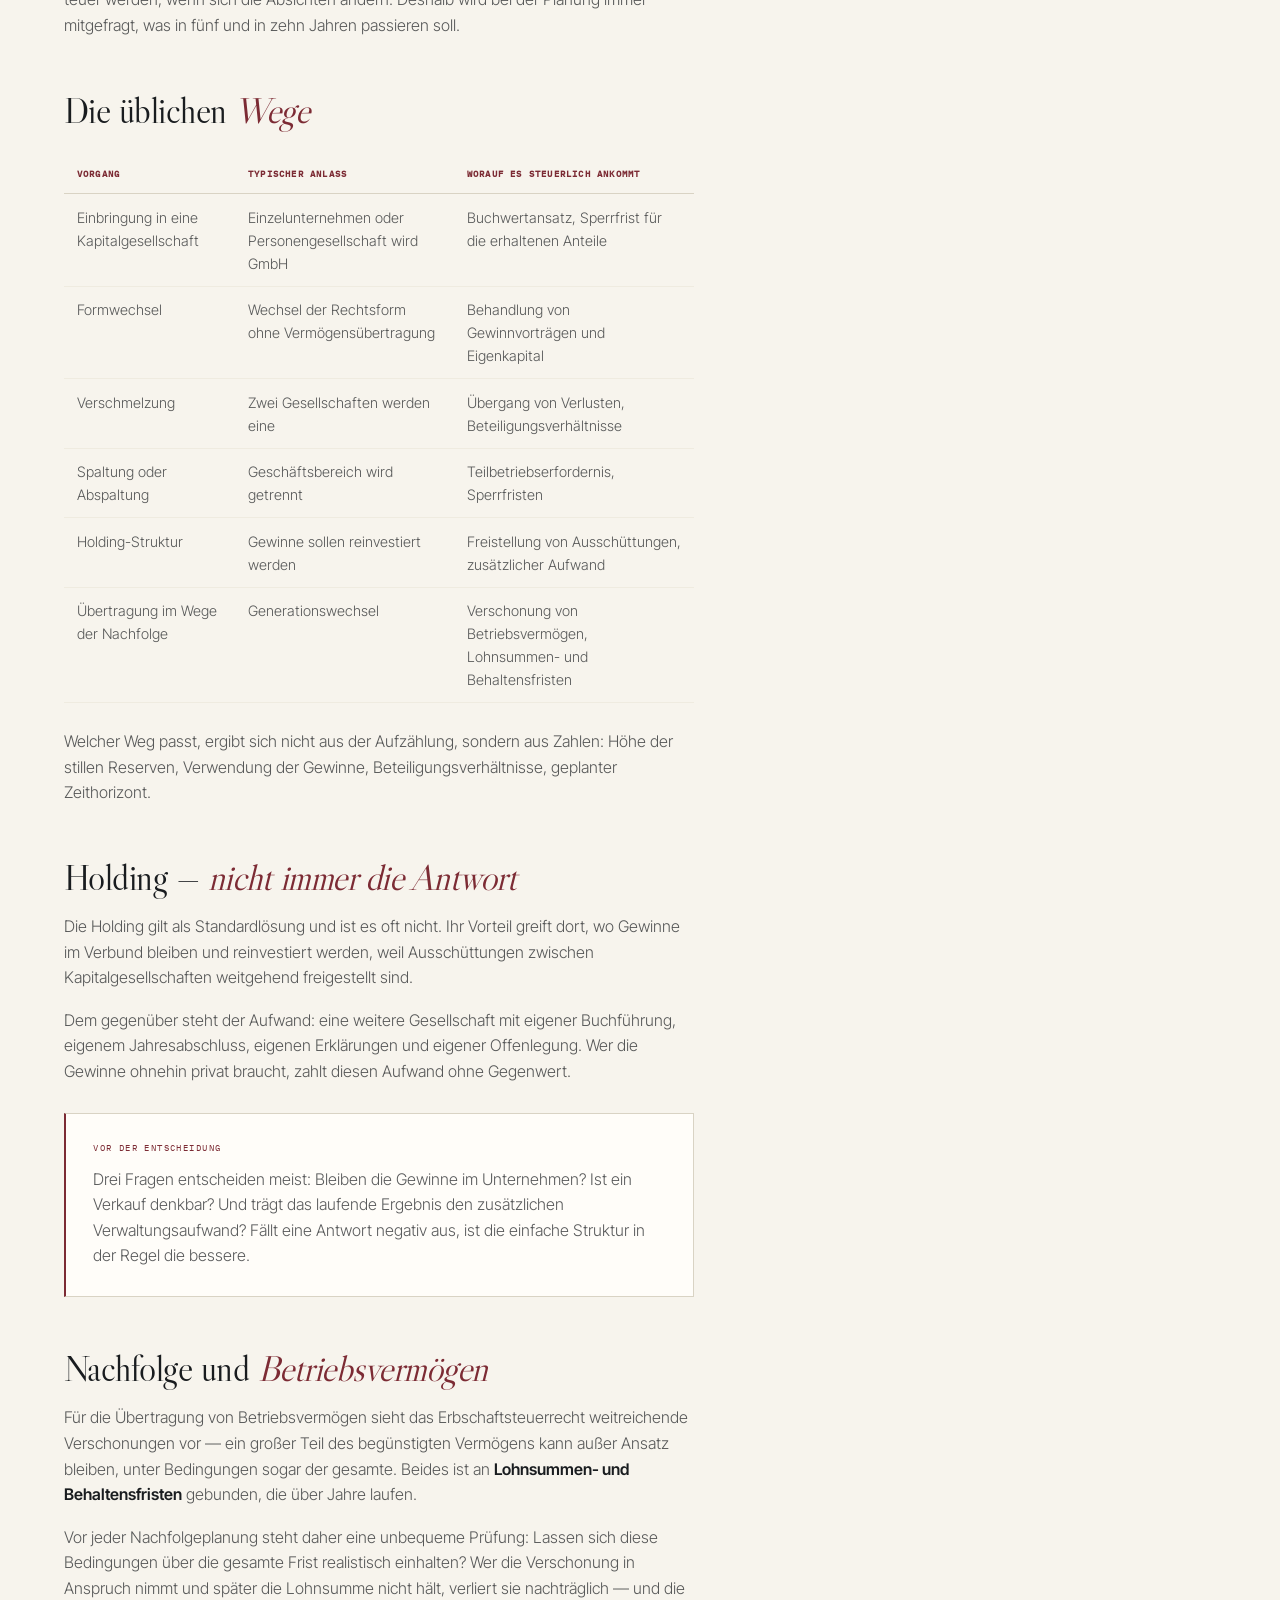
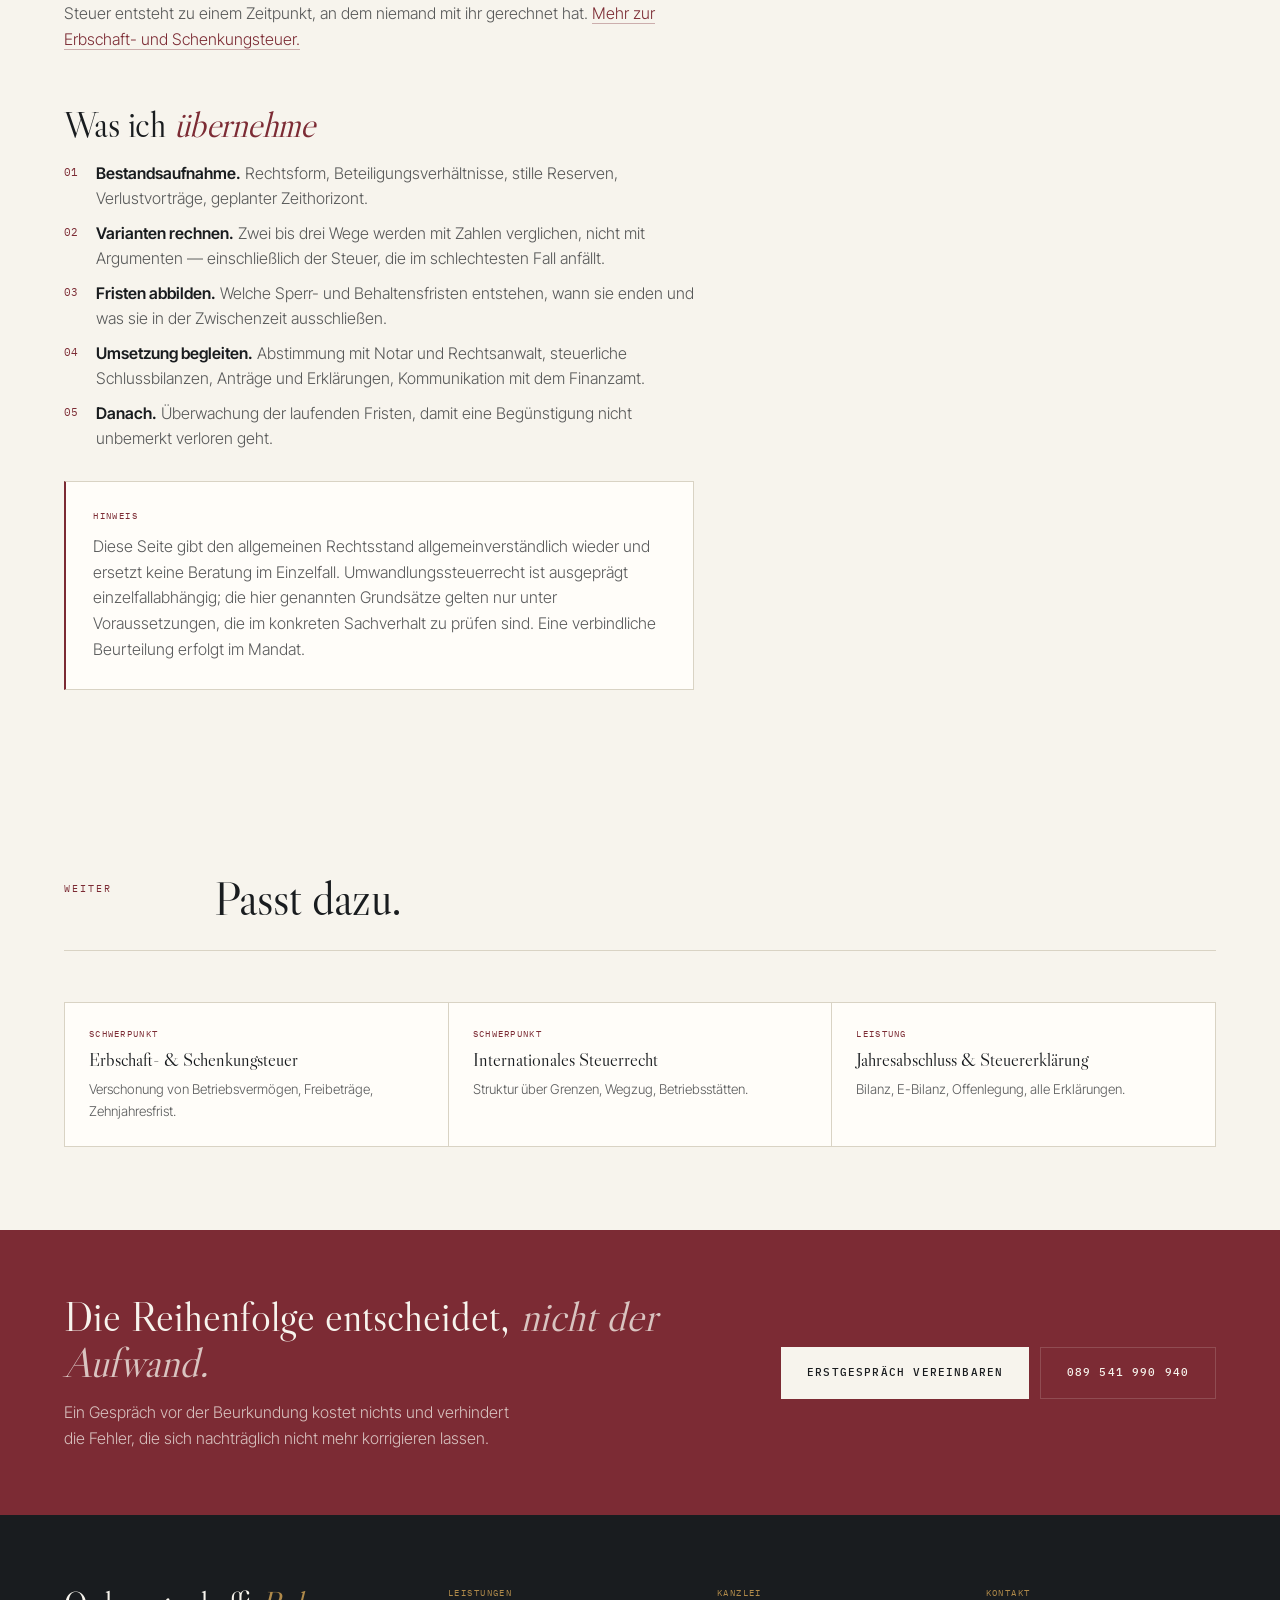
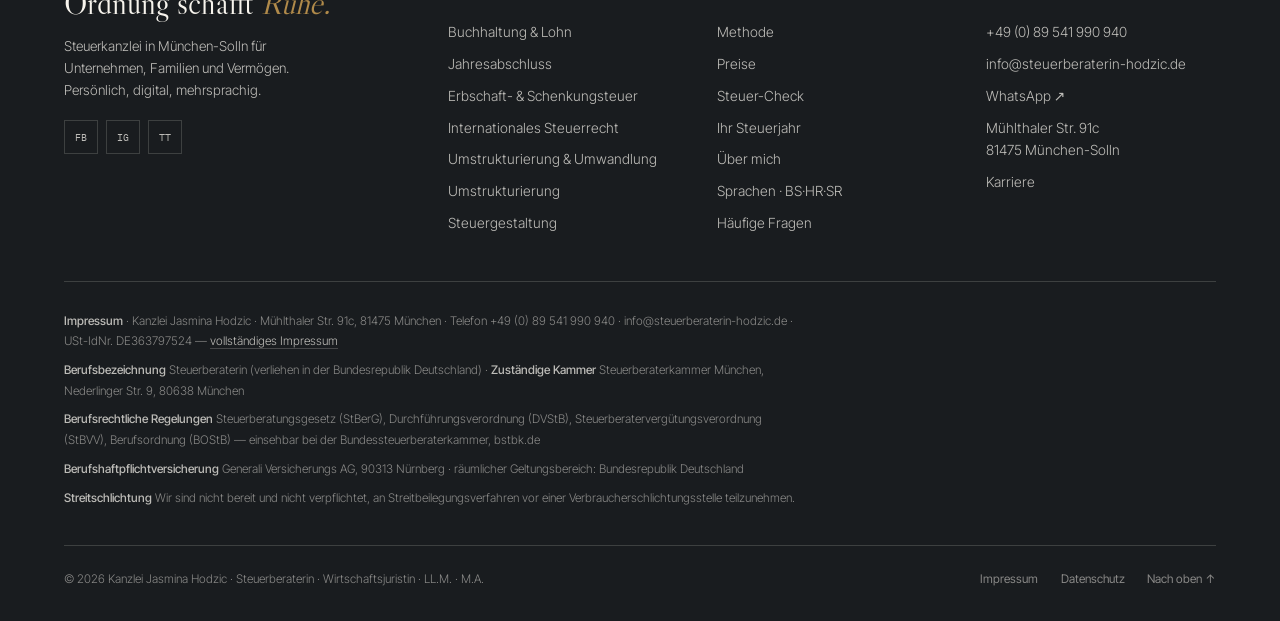
<file: leistungen/umstrukturierung-umwandlung-muenchen.html>
<!DOCTYPE html>
<html lang="de">
<head>
<meta charset="utf-8">
<meta name="viewport" content="width=device-width, initial-scale=1">
<title>Umstrukturierung & Umwandlung München | Steuerberaterin Hodzic</title>
<meta name="description" content="Umstrukturierung und Umwandlung in München: Rechtsformwechsel, Einbringung, Verschmelzung, Holding und Nachfolge. Buchwertansatz, Sperrfristen und steuerliche Folgen vor der Beurkundung geprüft.">
<link rel="canonical" href="https://www.steuerberaterin-hodzic.de/leistungen/umstrukturierung-umwandlung-muenchen">
<meta name="robots" content="index,follow,max-image-preview:large">
<meta property="og:type" content="article">
<meta property="og:locale" content="de_DE">
<meta property="og:site_name" content="Kanzlei Jasmina Hodzic">
<meta property="og:title" content="Umstrukturierung & Umwandlung München | Steuerberaterin Hodzic">
<meta property="og:description" content="Umstrukturierung und Umwandlung in München: Rechtsformwechsel, Einbringung, Verschmelzung, Holding und Nachfolge. Buchwertansatz, Sperrfristen und steuerliche Folgen vor der Beurkundung geprüft.">
<meta property="og:url" content="https://www.steuerberaterin-hodzic.de/leistungen/umstrukturierung-umwandlung-muenchen">
<meta property="og:image" content="https://www.steuerberaterin-hodzic.de/img/og-kanzlei-hodzic.jpg">
<meta name="twitter:card" content="summary_large_image">
<meta name="geo.region" content="DE-BY">
<meta name="geo.placename" content="München-Solln">
<meta name="theme-color" content="#F7F4ED">
<link rel="icon" href="data:image/svg+xml,%3Csvg xmlns='http://www.w3.org/2000/svg' viewBox='0 0 40 40'%3E%3Crect width='40' height='40' fill='%237C2B34'/%3E%3Ctext x='20' y='27' text-anchor='middle' font-family='Georgia,serif' font-size='17' fill='%23F7F4ED'%3EJH%3C/text%3E%3C/svg%3E">
<!-- Schriften selbst gehostet (assets/fonts/), bewusst ohne preload -->
<link rel="stylesheet" href="../assets/css/site.css">
<script type="application/ld+json">
{
"@context": "https://schema.org",
"@graph": [
{
"@type": "Service",
"@id": "https://www.steuerberaterin-hodzic.de/leistungen/umstrukturierung-umwandlung-muenchen#service",
"name": "Umstrukturierung und Umwandlung",
"description": "Steuerliche Beratung bei Umstrukturierung und Umwandlung in München: Rechtsformwechsel, Einbringung, Formwechsel, Verschmelzung, Spaltung, Holding-Strukturen und Unternehmensnachfolge einschließlich Buchwertansatz, Sperrfristen und Verschonung von Betriebsvermögen.",
"serviceType": "Umstrukturierung und Umwandlung",
"url": "https://www.steuerberaterin-hodzic.de/leistungen/umstrukturierung-umwandlung-muenchen",
"provider": {
"@type": "AccountingService",
"@id": "https://www.steuerberaterin-hodzic.de/#kanzlei",
"name": "Kanzlei Jasmina Hodzic – Steuerberaterin",
"telephone": "+49-89-541990940",
"email": "info@steuerberaterin-hodzic.de",
"address": {
"@type": "PostalAddress",
"streetAddress": "Mühlthaler Str. 91c",
"postalCode": "81475",
"addressLocality": "München",
"addressRegion": "Bayern",
"addressCountry": "DE"
}
},
"areaServed": [
{
"@type": "City",
"name": "München"
},
{
"@type": "Country",
"name": "Deutschland"
}
],
"availableLanguage": [
"de",
"bs",
"hr",
"sr",
"en"
],
"audience": {
"@type": "Audience",
"audienceType": "Privatpersonen, Selbstständige und Unternehmen"
}
},
{
"@type": "BreadcrumbList",
"@id": "https://www.steuerberaterin-hodzic.de/leistungen/umstrukturierung-umwandlung-muenchen#brot",
"itemListElement": [
{
"@type": "ListItem",
"position": 1,
"name": "Startseite",
"item": "https://www.steuerberaterin-hodzic.de/"
},
{
"@type": "ListItem",
"position": 2,
"name": "Leistungen",
"item": "https://www.steuerberaterin-hodzic.de/#leistungen"
},
{
"@type": "ListItem",
"position": 3,
"name": "Umstrukturierung und Umwandlung",
"item": "https://www.steuerberaterin-hodzic.de/leistungen/umstrukturierung-umwandlung-muenchen"
}
]
},
{
"@type": "FAQPage",
"@id": "https://www.steuerberaterin-hodzic.de/leistungen/umstrukturierung-umwandlung-muenchen#faq",
"mainEntity": [
{
"@type": "Question",
"name": "Was kostet eine Umstrukturierung steuerlich?",
"acceptedAnswer": {
"@type": "Answer",
"text": "Das hängt davon ab, ob die Umwandlung zu Buchwerten möglich ist oder ob stille Reserven aufgedeckt werden. Das Umwandlungssteuergesetz erlaubt in vielen Fällen einen Ansatz zum Buchwert, sodass keine Steuer entsteht — allerdings nur unter Bedingungen und meist verbunden mit Sperrfristen. Wird eine Sperrfrist gerissen, wird nachträglich besteuert. Deshalb wird vor jedem Schritt geprüft, ob die Voraussetzungen über die gesamte Frist realistisch eingehalten werden können."
}
},
{
"@type": "Question",
"name": "Was ist eine Sperrfrist im Umwandlungssteuerrecht?",
"acceptedAnswer": {
"@type": "Answer",
"text": "Wird ein Betrieb, Teilbetrieb oder Anteil steuerneutral übertragen, knüpft das Gesetz daran Behaltensfristen. Werden die erhaltenen Anteile innerhalb der Frist veräußert, entfällt die Begünstigung rückwirkend ganz oder teilweise. Die Fristen laufen über mehrere Jahre und müssen bei der Planung mitgedacht werden, weil sie spätere Verkaufsabsichten blockieren können."
}
},
{
"@type": "Question",
"name": "Lohnt sich eine Holding-Struktur?",
"acceptedAnswer": {
"@type": "Answer",
"text": "Sie kann sinnvoll sein, wenn Gewinne im Unternehmensverbund bleiben und reinvestiert werden sollen, weil Ausschüttungen zwischen Kapitalgesellschaften weitgehend freigestellt sind. Sie erzeugt aber zusätzlichen Aufwand: eine weitere Gesellschaft, eigene Buchführung, eigener Abschluss und eigene Erklärungen. Ob sich das rechnet, hängt von Höhe und Verwendung der Gewinne ab und sollte vorher durchgerechnet werden."
}
},
{
"@type": "Question",
"name": "Kann ich eine GmbH in ein Einzelunternehmen zurückführen?",
"acceptedAnswer": {
"@type": "Answer",
"text": "Ja, das ist über eine Umwandlung möglich, hat aber steuerliche Folgen, die genau geprüft werden müssen — insbesondere bei vorhandenen Gewinnvorträgen. In vielen Fällen ist der Weg zurück teurer als der Weg hin. Bevor eine Rechtsform gewählt wird, sollte deshalb auch der Ausstieg mitgedacht werden."
}
},
{
"@type": "Question",
"name": "Wann sollte ich mit der Nachfolgeplanung beginnen?",
"acceptedAnswer": {
"@type": "Answer",
"text": "Früher als die meisten annehmen. Steuerliche Begünstigungen für Betriebsvermögen sind an Fristen gebunden, und die Freibeträge bei Übertragungen stehen alle zehn Jahre erneut zur Verfügung. Wer fünf bis zehn Jahre Vorlauf hat, kann gestalten; wer kurzfristig übertragen muss, kann meist nur noch abwickeln."
}
}
]
}
]
}
</script>
</head>
<body>
<a class="skip" href="#inhalt">Zum Inhalt springen</a>
<div id="prog"></div>
<span id="top"></span>
<nav id="nav" aria-label="Hauptnavigation">
  <div class="in">
    <a class="lg" href="../index.html" aria-label="Kanzlei Jasmina Hodzic — Startseite"><b>Jasmina Hodzic</b><s>Steuerkanzlei München</s></a>
    <div class="nl" id="nl">
      <div class="dd">
        <button aria-expanded="false" aria-haspopup="true">Leistungen <i>&#9662;</i></button>
        <div class="men">
          <a href="../leistungen/buchhaltung-lohnabrechnung-muenchen.html">Buchhaltung &amp; Lohn<s>Laufend, monatlich, digital</s></a>
          <a href="../leistungen/jahresabschluss-steuererklaerung-muenchen.html">Jahresabschluss &amp; Steuererklärung<s>Bilanz, EÜR, alle Erklärungen</s></a>
          <a href="../leistungen/erbschaftsteuer-schenkungsteuer-muenchen.html">Erbschaft- &amp; Schenkungsteuer<s>Schwerpunkt der Kanzlei</s></a>
          <a href="../leistungen/internationales-steuerrecht-muenchen.html">Internationales Steuerrecht<s>Zwei Länder, zwei Systeme</s></a>
          <a href="../leistungen/umstrukturierung-umwandlung-muenchen.html">Umstrukturierung &amp; Umwandlung<s>Rechtsform, Holding, Nachfolge</s></a>
        </div>
      </div>
      <a href="../index.html#preise">Preise</a>
      <a href="../index.html#check">Steuer-Check</a>
      <a href="../index.html#ueber">Über mich</a>
      <a href="../steuerberater-bosnisch-kroatisch-serbisch-muenchen.html">Sprachen <span>BS·HR·SR</span></a>
      <a href="../index.html#faq">Fragen</a>
      <a class="cta" href="../index.html#kontakt">Erstgespräch</a>
    </div>
    <button id="burg" aria-label="Menü öffnen" aria-expanded="false" aria-controls="nl"><i></i><i></i><i></i></button>
  </div>
</nav>
<header class="ukopf"><div class="in"><div class="brot"><a href="../index.html">Startseite</a><i>/</i><a href="../index.html#leistungen">Leistungen</a><i>/</i><span>Umstrukturierung &amp; Umwandlung</span></div><h1>Umstrukturierung und <em>Umwandlung</em> in München</h1><p class="lead">Rechtsformwechsel, Holding, Einbringung, Nachfolge: Schritte, die über Jahre wirken und sich nachträglich kaum korrigieren lassen. Ich prüfe die steuerlichen Folgen, bevor etwas beurkundet wird.</p><div class="meta"><span>Vor der Beurkundung prüfen</span><span>München-Solln</span><span>DE · BS · HR · SR · EN</span></div></div></header>
<main id="inhalt"><div class="ubody">
<article class="prosa">

<h2 id="wann">Wann eine Umstrukturierung <em>ansteht</em></h2>
<p>Die Rechtsform, mit der ein Unternehmen gegründet wurde, passt selten dauerhaft. Typische Auslöser:</p>
<ul>
  <li>Der Gewinn wächst, und die Einzelunternehmung wird steuerlich zur Bremse.</li>
  <li>Gewinne sollen im Unternehmen bleiben statt privat versteuert zu werden.</li>
  <li>Ein Gesellschafter kommt hinzu oder steigt aus.</li>
  <li>Ein Geschäftsbereich soll haftungsrechtlich abgetrennt werden.</li>
  <li>Die <strong>Nachfolge</strong> steht an, und das Unternehmen soll übertragbar werden.</li>
  <li>Ein Verkauf ist absehbar und die Struktur soll dafür vorbereitet werden.</li>
</ul>
<p>Allen Fällen ist eines gemeinsam: Die steuerliche Beurteilung entscheidet über Beträge, die deutlich
größer sind als die Kosten der Beratung — und die Reihenfolge der Schritte ist nicht beliebig.</p>

<div class="kasten">
  <span class="lb">Der häufigste Fehler</span>
  <p>Die Umwandlung wird beim Notar beurkundet und die steuerliche Prüfung folgt danach. Dann sind die
  Tatsachen geschaffen. <strong>Steuerlich lässt sich fast alles gestalten — aber nur vorher.</strong>
  Deshalb gehört die Prüfung an den Anfang, abgestimmt mit dem Notar und, wo nötig, mit dem
  Rechtsanwalt.</p>
</div>

<h2 id="buchwert">Buchwert oder <em>Aufdeckung</em></h2>
<p>Die zentrale Frage jeder Umwandlung: Kann zu <strong>Buchwerten</strong> übertragen werden, oder
werden <strong>stille Reserven aufgedeckt</strong> und damit besteuert?</p>
<p>Das Umwandlungssteuergesetz erlaubt in vielen Konstellationen den Buchwertansatz, sodass zunächst
keine Steuer anfällt. Das ist jedoch an Voraussetzungen gebunden und regelmäßig mit
<strong>Sperr- und Behaltensfristen</strong> verknüpft. Wird eine Frist gerissen — etwa durch einen
Verkauf der erhaltenen Anteile —, wird die Begünstigung rückwirkend ganz oder teilweise versagt.</p>
<p>Praktisch heißt das: Eine Struktur, die heute steuerneutral entsteht, kann in drei Jahren teuer
werden, wenn sich die Absichten ändern. Deshalb wird bei der Planung immer mitgefragt, was in fünf und
in zehn Jahren passieren soll.</p>

<h2 id="wege">Die üblichen <em>Wege</em></h2>
<div class="tab-huelle"><table class="tab">
  <thead><tr><th>Vorgang</th><th>Typischer Anlass</th><th>Worauf es steuerlich ankommt</th></tr></thead>
  <tbody>
    <tr><td>Einbringung in eine Kapitalgesellschaft</td><td>Einzelunternehmen oder Personengesellschaft wird GmbH</td><td>Buchwertansatz, Sperrfrist für die erhaltenen Anteile</td></tr>
    <tr><td>Formwechsel</td><td>Wechsel der Rechtsform ohne Vermögensübertragung</td><td>Behandlung von Gewinnvorträgen und Eigenkapital</td></tr>
    <tr><td>Verschmelzung</td><td>Zwei Gesellschaften werden eine</td><td>Übergang von Verlusten, Beteiligungsverhältnisse</td></tr>
    <tr><td>Spaltung oder Abspaltung</td><td>Geschäftsbereich wird getrennt</td><td>Teilbetriebserfordernis, Sperrfristen</td></tr>
    <tr><td>Holding-Struktur</td><td>Gewinne sollen reinvestiert werden</td><td>Freistellung von Ausschüttungen, zusätzlicher Aufwand</td></tr>
    <tr><td>Übertragung im Wege der Nachfolge</td><td>Generationswechsel</td><td>Verschonung von Betriebsvermögen, Lohnsummen- und Behaltensfristen</td></tr>
  </tbody>
</table></div>
<p>Welcher Weg passt, ergibt sich nicht aus der Aufzählung, sondern aus Zahlen: Höhe der stillen
Reserven, Verwendung der Gewinne, Beteiligungsverhältnisse, geplanter Zeithorizont.</p>

<h2 id="holding">Holding — <em>nicht immer die Antwort</em></h2>
<p>Die Holding gilt als Standardlösung und ist es oft nicht. Ihr Vorteil greift dort, wo Gewinne im
Verbund bleiben und reinvestiert werden, weil Ausschüttungen zwischen Kapitalgesellschaften weitgehend
freigestellt sind.</p>
<p>Dem gegenüber steht der Aufwand: eine weitere Gesellschaft mit eigener Buchführung, eigenem
Jahresabschluss, eigenen Erklärungen und eigener Offenlegung. Wer die Gewinne ohnehin privat braucht,
zahlt diesen Aufwand ohne Gegenwert.</p>
<div class="kasten">
  <span class="lb">Vor der Entscheidung</span>
  <p>Drei Fragen entscheiden meist: Bleiben die Gewinne im Unternehmen? Ist ein Verkauf denkbar? Und
  trägt das laufende Ergebnis den zusätzlichen Verwaltungsaufwand? Fällt eine Antwort negativ aus,
  ist die einfache Struktur in der Regel die bessere.</p>
</div>

<h2 id="nachfolge">Nachfolge und <em>Betriebsvermögen</em></h2>
<p>Für die Übertragung von Betriebsvermögen sieht das Erbschaftsteuerrecht weitreichende Verschonungen
vor — ein großer Teil des begünstigten Vermögens kann außer Ansatz bleiben, unter Bedingungen sogar der
gesamte. Beides ist an <strong>Lohnsummen- und Behaltensfristen</strong> gebunden, die über Jahre
laufen.</p>
<p>Vor jeder Nachfolgeplanung steht daher eine unbequeme Prüfung: Lassen sich diese Bedingungen über die
gesamte Frist realistisch einhalten? Wer die Verschonung in Anspruch nimmt und später die Lohnsumme
nicht hält, verliert sie nachträglich — und die Steuer entsteht zu einem Zeitpunkt, an dem niemand mit
ihr gerechnet hat. <a href="erbschaftsteuer-schenkungsteuer-muenchen.html">Mehr zur Erbschaft- und
Schenkungsteuer.</a></p>

<h2 id="ablauf">Was ich <em>übernehme</em></h2>
<ol>
  <li><strong>Bestandsaufnahme.</strong> Rechtsform, Beteiligungsverhältnisse, stille Reserven, Verlustvorträge, geplanter Zeithorizont.</li>
  <li><strong>Varianten rechnen.</strong> Zwei bis drei Wege werden mit Zahlen verglichen, nicht mit Argumenten — einschließlich der Steuer, die im schlechtesten Fall anfällt.</li>
  <li><strong>Fristen abbilden.</strong> Welche Sperr- und Behaltensfristen entstehen, wann sie enden und was sie in der Zwischenzeit ausschließen.</li>
  <li><strong>Umsetzung begleiten.</strong> Abstimmung mit Notar und Rechtsanwalt, steuerliche Schlussbilanzen, Anträge und Erklärungen, Kommunikation mit dem Finanzamt.</li>
  <li><strong>Danach.</strong> Überwachung der laufenden Fristen, damit eine Begünstigung nicht unbemerkt verloren geht.</li>
</ol>
<div class="kasten">
  <span class="lb">Hinweis</span>
  <p>Diese Seite gibt den allgemeinen Rechtsstand allgemeinverständlich wieder und ersetzt keine
  Beratung im Einzelfall. Umwandlungssteuerrecht ist ausgeprägt einzelfallabhängig; die hier genannten
  Grundsätze gelten nur unter Voraussetzungen, die im konkreten Sachverhalt zu prüfen sind. Eine
  verbindliche Beurteilung erfolgt im Mandat.</p>
</div>

</article>
<aside class="rand">
<div class="kt"><span class="lb">Auf dieser Seite</span><nav><a href="#wann">Wann es ansteht</a><a href="#buchwert">Buchwert oder Aufdeckung</a><a href="#wege">Die üblichen Wege</a><a href="#holding">Holding</a><a href="#nachfolge">Nachfolge</a><a href="#ablauf">Was ich übernehme</a></nav></div><div class="kt"><span class="lb">Ihre Ansprechpartnerin</span><div class="prt"><img src="../img/jasmina-hodzic-steuerberaterin-muenchen-640.jpg" alt="Jasmina Hodzic, Steuerberaterin" width="52" height="52" loading="lazy" decoding="async"><div><b>Jasmina Hodzic</b><s>Steuerberaterin · LL.M. · M.A.</s></div></div><p>Beratung auf Deutsch, Bosnisch, Kroatisch, Serbisch und Englisch — in der Kanzlei in München-Solln, per Video oder telefonisch.</p><a class="btn b-leer" href="tel:+4989541990940"><u></u><span>089 541 990 940</span></a></div><div class="kt dunkel"><span class="lb">Erstgespräch</span><h3>Struktur ändern?</h3><p>Im kostenlosen Erstgespräch klären wir, welche Wege offenstehen und welche Fristen daran hängen — bevor etwas beurkundet wird.</p><a class="btn b-hell" href="../index.html#kontakt"><u></u><span>Termin anfragen</span></a></div>
</aside>
</div>
<section class="sek s-pap"><div class="in"><div class="kopf up"><span class="nr">Weiter</span><div><h2><span class="mk"><i>Passt dazu.</i></span></h2></div></div><div class="weiter up"><a href="erbschaftsteuer-schenkungsteuer-muenchen.html"><span class="k">Schwerpunkt</span><b>Erbschaft- & Schenkungsteuer</b><p>Verschonung von Betriebsvermögen, Freibeträge, Zehnjahresfrist.</p></a><a href="internationales-steuerrecht-muenchen.html"><span class="k">Schwerpunkt</span><b>Internationales Steuerrecht</b><p>Struktur über Grenzen, Wegzug, Betriebsstätten.</p></a><a href="jahresabschluss-steuererklaerung-muenchen.html"><span class="k">Leistung</span><b>Jahresabschluss & Steuererklärung</b><p>Bilanz, E-Bilanz, Offenlegung, alle Erklärungen.</p></a></div></div></section><section class="cta-band"><div class="in"><div><h2>Die Reihenfolge entscheidet, <em>nicht der Aufwand.</em></h2><p>Ein Gespräch vor der Beurkundung kostet nichts und verhindert die Fehler, die sich nachträglich nicht mehr korrigieren lassen.</p></div><div class="cc"><a class="btn b-hell" href="../index.html#kontakt"><u></u><span>Erstgespräch vereinbaren</span></a><a class="btn b-rand" href="tel:+4989541990940"><u></u><span>089 541 990 940</span></a></div></div></section>
</main>
<footer>
  <div class="in">
    <div class="fo">
      <div>
        <p class="cl">Ordnung schafft <em>Ruhe.</em></p>
        <p style="font-size:.85rem;color:var(--p72);font-weight:300;margin-bottom:1rem;max-width:34ch">Steuerkanzlei in München-Solln für Unternehmen, Familien und Vermögen. Persönlich, digital, mehrsprachig.</p>
        <div class="so">
          <a href="https://www.facebook.com/SteuerberaterinJasminaHodzic/" target="_blank" rel="noopener" aria-label="Facebook der Kanzlei">fb</a>
          <a href="https://www.instagram.com/steuerberaterinjasmina/" target="_blank" rel="noopener" aria-label="Instagram der Kanzlei">ig</a>
          <a href="https://www.tiktok.com/@steuerberaterinjasmina" target="_blank" rel="noopener" aria-label="TikTok der Kanzlei">tt</a>
        </div>
      </div>
      <div><p class="t">Leistungen</p>
        <a class="l" href="../leistungen/buchhaltung-lohnabrechnung-muenchen.html">Buchhaltung &amp; Lohn</a>
        <a class="l" href="../leistungen/jahresabschluss-steuererklaerung-muenchen.html">Jahresabschluss</a>
        <a class="l" href="../leistungen/erbschaftsteuer-schenkungsteuer-muenchen.html">Erbschaft- &amp; Schenkungsteuer</a>
        <a class="l" href="../leistungen/internationales-steuerrecht-muenchen.html">Internationales Steuerrecht</a>
        <a class="l" href="../leistungen/umstrukturierung-umwandlung-muenchen.html">Umstrukturierung &amp; Umwandlung</a>
        <a class="l" href="../index.html#leistungen">Umstrukturierung</a>
        <a class="l" href="../index.html#leistungen">Steuergestaltung</a></div>
      <div><p class="t">Kanzlei</p>
        <a class="l" href="../index.html#methode">Methode</a>
        <a class="l" href="../index.html#preise">Preise</a>
        <a class="l" href="../index.html#check">Steuer-Check</a>
        <a class="l" href="../index.html#jahr">Ihr Steuerjahr</a>
        <a class="l" href="../index.html#ueber">Über mich</a>
        <a class="l" href="../steuerberater-bosnisch-kroatisch-serbisch-muenchen.html">Sprachen · BS·HR·SR</a>
        <a class="l" href="../index.html#faq">Häufige Fragen</a></div>
      <div><p class="t">Kontakt</p>
        <a class="l" href="tel:+4989541990940">+49 (0) 89 541 990 940</a>
        <a class="l" href="mailto:info@steuerberaterin-hodzic.de">info@steuerberaterin-hodzic.de</a>
        <a class="l" href="https://wa.me/4989541990940" target="_blank" rel="noopener">WhatsApp ↗</a>
        <a class="l" href="../index.html#kontakt">Mühlthaler Str. 91c<br>81475 München-Solln</a>
        <a class="l" href="mailto:info@steuerberaterin-hodzic.de?subject=Bewerbung">Karriere</a></div>
    </div>
    <div class="recht">
      <p><b>Impressum</b> · Kanzlei Jasmina Hodzic · Mühlthaler Str. 91c, 81475 München · Telefon +49 (0) 89 541 990 940 · info@steuerberaterin-hodzic.de · USt-IdNr. DE363797524 — <a href="../impressum.html">vollständiges Impressum</a></p>
      <p><b>Berufsbezeichnung</b> Steuerberaterin (verliehen in der Bundesrepublik Deutschland) · <b>Zuständige Kammer</b> Steuerberaterkammer München, Nederlinger Str. 9, 80638 München</p>
      <p><b>Berufsrechtliche Regelungen</b> Steuerberatungsgesetz (StBerG), Durchführungsverordnung (DVStB), Steuerberatervergütungsverordnung (StBVV), Berufsordnung (BOStB) — einsehbar bei der Bundessteuerberaterkammer, bstbk.de</p>
      <p><b>Berufshaftpflichtversicherung</b> Generali Versicherungs AG, 90313 Nürnberg · räumlicher Geltungsbereich: Bundesrepublik Deutschland</p>
      <p><b>Streitschlichtung</b> Wir sind nicht bereit und nicht verpflichtet, an Streitbeilegungsverfahren vor einer Verbraucherschlichtungsstelle teilzunehmen.</p>
    </div>
    <div class="fu">
      <p>© 2026 Kanzlei Jasmina Hodzic · Steuerberaterin · Wirtschaftsjuristin · LL.M. · M.A.</p>
      <div class="lk"><a href="../impressum.html">Impressum</a><a href="../datenschutz.html">Datenschutz</a><a href="#top">Nach oben ↑</a></div>
    </div>
  </div>
</footer>

<div id="sticky">
  <a class="wa" href="https://wa.me/4989541990940?text=Guten%20Tag%2C%20ich%20interessiere%20mich%20f%C3%BCr%20ein%20kostenloses%20Erstgespr%C3%A4ch." target="_blank" rel="noopener" aria-label="Per WhatsApp schreiben">
    <svg viewBox="0 0 24 24" width="24" height="24" fill="#fff" aria-hidden="true"><path d="M17.47 14.38c-.3-.15-1.76-.87-2.03-.97-.27-.1-.47-.15-.67.15-.2.3-.77.97-.94 1.17-.17.2-.35.22-.65.07-.3-.15-1.26-.46-2.4-1.48-.89-.79-1.49-1.77-1.66-2.07-.17-.3-.02-.46.13-.61.14-.14.3-.35.45-.53.15-.18.2-.3.3-.5.1-.2.05-.38-.02-.53-.08-.15-.67-1.62-.92-2.21-.24-.58-.49-.5-.67-.51h-.57c-.2 0-.52.07-.79.38-.27.3-1.04 1.02-1.04 2.48s1.07 2.88 1.22 3.08c.15.2 2.1 3.2 5.08 4.49.71.31 1.26.49 1.69.62.71.23 1.36.2 1.87.12.57-.09 1.76-.72 2.01-1.41.25-.69.25-1.29.17-1.41-.07-.13-.27-.2-.57-.35Z"/><path d="M12.04 2.5c-5.23 0-9.48 4.25-9.48 9.48 0 1.67.44 3.3 1.27 4.74L2.5 21.5l4.9-1.28a9.44 9.44 0 0 0 4.63 1.2h.01c5.23 0 9.48-4.25 9.48-9.48 0-2.53-.99-4.91-2.78-6.7a9.4 9.4 0 0 0-6.7-2.74Zm0 17.36h-.01a7.9 7.9 0 0 1-4.02-1.1l-.29-.17-2.91.76.78-2.84-.19-.29a7.85 7.85 0 0 1-1.21-4.2 7.89 7.89 0 0 1 7.87-7.87c2.1 0 4.08.82 5.56 2.31a7.82 7.82 0 0 1 2.3 5.57 7.89 7.89 0 0 1-7.88 7.83Z"/></svg>
  </a>
  <a class="tm" href="../index.html#kontakt">Termin anfragen</a>
</div>

<div id="cook" role="dialog" aria-label="Einwilligung verwalten">
  <p><b>Zustimmung verwalten</b>Diese Website setzt nur technisch notwendige Cookies. Externe Dienste wie die Kartenansicht werden erst nach Ihrer ausdrücklichen Zustimmung geladen. Details in der <a href="../datenschutz.html">Datenschutzerklärung</a>.</p>
  <div class="bt"><button class="no" id="ck-no">Nur notwendige</button><button class="ok" id="ck-ok">Verstanden</button></div>
</div>

<script src="../assets/js/site.js" defer></script>
</body>
</html>
</file>
<file: assets/css/site.css>
/* ==========================================================================
   KANZLEI JASMINA HODZIC — "KONTOBUCH"
   Papier · Tinte · Bordeaux. Editorial statt Effekt.
   assets/css/site.css
   ========================================================================== */

/* --- SCHRIFTEN: selbst gehostet -------------------------------------------
   Keine Verbindung zu fonts.googleapis.com oder fonts.gstatic.com.
   Damit entfaellt das Abmahnrisiko nach LG Muenchen I, 3 O 17493/20 und
   der blockierende Fremdaufruf beim Seitenaufbau.
   Quelle der Dateien: Fontsource (SIL Open Font License).
--------------------------------------------------------------------------- */
@font-face{font-family:'Libre Caslon Display';font-style:normal;font-weight:400;font-display:swap;src:url('../fonts/libre-caslon-display-latin-ext-400.woff2') format('woff2');unicode-range:U+0100-02BA,U+02BD-02C5,U+02C7-02CC,U+02CE-02D7,U+02DD-02FF,U+0304,U+0308,U+0329,U+1D00-1DBF,U+1E00-1E9F,U+1EF2-1EFF,U+2020,U+20A0-20AB,U+20AD-20C0,U+2113,U+2C60-2C7F,U+A720-A7FF}
@font-face{font-family:'Libre Caslon Display';font-style:normal;font-weight:400;font-display:swap;src:url('../fonts/libre-caslon-display-latin-400.woff2') format('woff2');unicode-range:U+0000-00FF,U+0131,U+0152-0153,U+02BB-02BC,U+02C6,U+02DA,U+02DC,U+0304,U+0308,U+0329,U+2000-206F,U+2074,U+20AC,U+2122,U+2191,U+2193,U+2212,U+2215,U+FEFF,U+FFFD}
@font-face{font-family:'Inter Tight';font-style:normal;font-weight:300;font-display:swap;src:url('../fonts/inter-tight-latin-ext-300.woff2') format('woff2');unicode-range:U+0100-02BA,U+02BD-02C5,U+02C7-02CC,U+02CE-02D7,U+02DD-02FF,U+0304,U+0308,U+0329,U+1D00-1DBF,U+1E00-1E9F,U+1EF2-1EFF,U+2020,U+20A0-20AB,U+20AD-20C0,U+2113,U+2C60-2C7F,U+A720-A7FF}
@font-face{font-family:'Inter Tight';font-style:normal;font-weight:300;font-display:swap;src:url('../fonts/inter-tight-latin-300.woff2') format('woff2');unicode-range:U+0000-00FF,U+0131,U+0152-0153,U+02BB-02BC,U+02C6,U+02DA,U+02DC,U+0304,U+0308,U+0329,U+2000-206F,U+2074,U+20AC,U+2122,U+2191,U+2193,U+2212,U+2215,U+FEFF,U+FFFD}
@font-face{font-family:'Inter Tight';font-style:normal;font-weight:400;font-display:swap;src:url('../fonts/inter-tight-latin-ext-400.woff2') format('woff2');unicode-range:U+0100-02BA,U+02BD-02C5,U+02C7-02CC,U+02CE-02D7,U+02DD-02FF,U+0304,U+0308,U+0329,U+1D00-1DBF,U+1E00-1E9F,U+1EF2-1EFF,U+2020,U+20A0-20AB,U+20AD-20C0,U+2113,U+2C60-2C7F,U+A720-A7FF}
@font-face{font-family:'Inter Tight';font-style:normal;font-weight:400;font-display:swap;src:url('../fonts/inter-tight-latin-400.woff2') format('woff2');unicode-range:U+0000-00FF,U+0131,U+0152-0153,U+02BB-02BC,U+02C6,U+02DA,U+02DC,U+0304,U+0308,U+0329,U+2000-206F,U+2074,U+20AC,U+2122,U+2191,U+2193,U+2212,U+2215,U+FEFF,U+FFFD}
@font-face{font-family:'Inter Tight';font-style:normal;font-weight:500;font-display:swap;src:url('../fonts/inter-tight-latin-ext-500.woff2') format('woff2');unicode-range:U+0100-02BA,U+02BD-02C5,U+02C7-02CC,U+02CE-02D7,U+02DD-02FF,U+0304,U+0308,U+0329,U+1D00-1DBF,U+1E00-1E9F,U+1EF2-1EFF,U+2020,U+20A0-20AB,U+20AD-20C0,U+2113,U+2C60-2C7F,U+A720-A7FF}
@font-face{font-family:'Inter Tight';font-style:normal;font-weight:500;font-display:swap;src:url('../fonts/inter-tight-latin-500.woff2') format('woff2');unicode-range:U+0000-00FF,U+0131,U+0152-0153,U+02BB-02BC,U+02C6,U+02DA,U+02DC,U+0304,U+0308,U+0329,U+2000-206F,U+2074,U+20AC,U+2122,U+2191,U+2193,U+2212,U+2215,U+FEFF,U+FFFD}
@font-face{font-family:'Inter Tight';font-style:normal;font-weight:600;font-display:swap;src:url('../fonts/inter-tight-latin-ext-600.woff2') format('woff2');unicode-range:U+0100-02BA,U+02BD-02C5,U+02C7-02CC,U+02CE-02D7,U+02DD-02FF,U+0304,U+0308,U+0329,U+1D00-1DBF,U+1E00-1E9F,U+1EF2-1EFF,U+2020,U+20A0-20AB,U+20AD-20C0,U+2113,U+2C60-2C7F,U+A720-A7FF}
@font-face{font-family:'Inter Tight';font-style:normal;font-weight:600;font-display:swap;src:url('../fonts/inter-tight-latin-600.woff2') format('woff2');unicode-range:U+0000-00FF,U+0131,U+0152-0153,U+02BB-02BC,U+02C6,U+02DA,U+02DC,U+0304,U+0308,U+0329,U+2000-206F,U+2074,U+20AC,U+2122,U+2191,U+2193,U+2212,U+2215,U+FEFF,U+FFFD}
@font-face{font-family:'IBM Plex Mono';font-style:normal;font-weight:400;font-display:swap;src:url('../fonts/ibm-plex-mono-latin-ext-400.woff2') format('woff2');unicode-range:U+0100-02BA,U+02BD-02C5,U+02C7-02CC,U+02CE-02D7,U+02DD-02FF,U+0304,U+0308,U+0329,U+1D00-1DBF,U+1E00-1E9F,U+1EF2-1EFF,U+2020,U+20A0-20AB,U+20AD-20C0,U+2113,U+2C60-2C7F,U+A720-A7FF}
@font-face{font-family:'IBM Plex Mono';font-style:normal;font-weight:400;font-display:swap;src:url('../fonts/ibm-plex-mono-latin-400.woff2') format('woff2');unicode-range:U+0000-00FF,U+0131,U+0152-0153,U+02BB-02BC,U+02C6,U+02DA,U+02DC,U+0304,U+0308,U+0329,U+2000-206F,U+2074,U+20AC,U+2122,U+2191,U+2193,U+2212,U+2215,U+FEFF,U+FFFD}
@font-face{font-family:'IBM Plex Mono';font-style:normal;font-weight:500;font-display:swap;src:url('../fonts/ibm-plex-mono-latin-ext-500.woff2') format('woff2');unicode-range:U+0100-02BA,U+02BD-02C5,U+02C7-02CC,U+02CE-02D7,U+02DD-02FF,U+0304,U+0308,U+0329,U+1D00-1DBF,U+1E00-1E9F,U+1EF2-1EFF,U+2020,U+20A0-20AB,U+20AD-20C0,U+2113,U+2C60-2C7F,U+A720-A7FF}
@font-face{font-family:'IBM Plex Mono';font-style:normal;font-weight:500;font-display:swap;src:url('../fonts/ibm-plex-mono-latin-500.woff2') format('woff2');unicode-range:U+0000-00FF,U+0131,U+0152-0153,U+02BB-02BC,U+02C6,U+02DA,U+02DC,U+0304,U+0308,U+0329,U+2000-206F,U+2074,U+20AC,U+2122,U+2191,U+2193,U+2212,U+2215,U+FEFF,U+FFFD}

:root{
  --pap:#F7F4ED; --pap2:#EFEBE0; --pap3:#E3DED0; --weiss:#FFFDF9;
  --tinte:#191C1F; --tinte2:#2A2F34;
  --t70:rgba(25,28,31,.72); --t46:rgba(25,28,31,.64); --t20:rgba(25,28,31,.2);
  --wein:#7C2B34; --wein2:#A03D48; --wein3:#5C1D25;
  --gold:#B08A4A; --gold2:#C8A464;
  --linie:#D9D3C4;
  --p72:rgba(247,244,237,.74); --p42:rgba(247,244,237,.5); --p16:rgba(247,244,237,.16);
  --fd:'Libre Caslon Display',Georgia,'Times New Roman',serif;
  --fs:'Inter Tight',system-ui,-apple-system,'Segoe UI',sans-serif;
  --fm:'IBM Plex Mono',ui-monospace,'SF Mono',Menlo,monospace;
  --w:min(1320px,90vw);
  --wl:min(760px,90vw);
  --k:cubic-bezier(.22,.8,.24,1);
  --ke:cubic-bezier(.76,0,.24,1);
  --s1:0 1px 2px rgba(25,28,31,.04),0 8px 22px rgba(25,28,31,.06);
  --s2:0 4px 14px rgba(25,28,31,.07),0 22px 54px rgba(25,28,31,.11);
  --s3:0 8px 26px rgba(25,28,31,.1),0 40px 88px rgba(25,28,31,.16);
}

*{margin:0;padding:0;box-sizing:border-box}
html{scroll-behavior:smooth;background:var(--pap);-webkit-text-size-adjust:100%;overflow-x:hidden;scroll-padding-top:5.5rem}
body{background:var(--pap);color:var(--tinte);font-family:var(--fs);font-weight:400;line-height:1.6;
  -webkit-font-smoothing:antialiased;overflow-x:hidden;width:100%;position:relative}
body.stop{overflow:hidden}
::selection{background:var(--wein);color:var(--pap)}
img{max-width:100%;display:block}
a{color:inherit;text-decoration:none}
button{font:inherit;border:0;background:none;cursor:pointer;color:inherit}
input,select,textarea{font:inherit}
:focus-visible{outline:2px solid var(--wein);outline-offset:3px}
.s-tinte :focus-visible,.s-wein :focus-visible,footer :focus-visible{outline-color:var(--gold)}

/* Sprunglink für Tastatur und Screenreader */
.skip{position:absolute;left:-9999px;top:0;z-index:400;background:var(--wein);color:var(--pap);
  padding:.9rem 1.4rem;font-family:var(--fm);font-size:.7rem;letter-spacing:.1em;text-transform:uppercase}
.skip:focus{left:0}
/* sichtbar nur fuer Screenreader */
.nur-sr{position:absolute;width:1px;height:1px;padding:0;margin:-1px;overflow:hidden;clip:rect(0,0,0,0);white-space:nowrap;border:0}

#prog{position:fixed;top:0;left:0;height:2px;width:0;background:var(--wein);z-index:200;transition:width .1s linear}

/* ==========================================================================
   NAVIGATION
   ========================================================================== */
#nav{position:fixed;top:0;left:0;right:0;z-index:180;transition:background .4s,box-shadow .4s,padding .4s}
#nav .in{width:var(--w);margin:0 auto;display:flex;align-items:center;justify-content:space-between;padding:1.25rem 0;gap:1.5rem}
#nav.fest{background:rgba(247,244,237,.96);backdrop-filter:blur(14px);-webkit-backdrop-filter:blur(14px);box-shadow:0 1px 0 var(--linie)}
#nav.fest .in{padding:.7rem 0}
.lg{display:flex;align-items:baseline;gap:.55rem;flex-shrink:0}
.lg b{font-family:var(--fd);font-size:1.28rem;font-weight:400;color:var(--tinte);white-space:nowrap}
.lg s{text-decoration:none;font-family:var(--fm);font-size:.53rem;letter-spacing:.24em;text-transform:uppercase;color:var(--t46)}
.nl{display:flex;align-items:center;gap:1.6rem}
.nl>a,.nl .dd>button{font-size:.845rem;font-weight:500;color:var(--t70);position:relative;padding:.35rem 0;
  white-space:nowrap;transition:color .3s;display:inline-flex;align-items:center;gap:.35rem}
.nl>a::after{content:"";position:absolute;left:0;bottom:.1rem;height:1px;width:0;background:var(--wein);transition:width .35s var(--k)}
.nl>a:hover,.nl .dd>button:hover{color:var(--tinte)}
.nl>a:hover::after{width:100%}
.nl>a[aria-current="page"]{color:var(--tinte)}
.nl>a[aria-current="page"]::after{width:100%}
.nl .cta{background:var(--wein);color:var(--pap)!important;padding:.66rem 1.15rem;font-family:var(--fm);font-size:.63rem;
  letter-spacing:.1em;text-transform:uppercase;font-weight:500;transition:background .3s}
.nl .cta::after{display:none}
.nl .cta:hover{background:var(--wein3)}

/* Ausklappmenü Leistungen */
.dd{position:relative}
.dd>button i{font-style:normal;font-size:.6rem;transition:transform .3s var(--k);display:inline-block}
.dd.auf>button i{transform:rotate(180deg)}
.dd .men{position:absolute;top:calc(100% + .85rem);left:-1rem;min-width:19rem;background:var(--weiss);
  border:1px solid var(--linie);box-shadow:var(--s2);padding:.5rem;opacity:0;visibility:hidden;
  transform:translateY(-6px);transition:opacity .28s var(--k),transform .28s var(--k),visibility .28s}
.dd.auf .men{opacity:1;visibility:visible;transform:none}
.dd .men a{display:block;padding:.66rem .8rem;font-size:.85rem;color:var(--t70);transition:background .2s,color .2s}
.dd .men a s{display:block;text-decoration:none;font-family:var(--fm);font-size:.58rem;letter-spacing:.08em;color:var(--t46);margin-top:.15rem}
.dd .men a:hover{background:var(--pap);color:var(--tinte)}
.dd .men a:hover s{color:var(--wein)}

#burg{display:none;flex-direction:column;gap:5px;padding:.5rem;z-index:190}
#burg i{width:24px;height:1.6px;background:var(--tinte);transition:transform .35s var(--k),opacity .3s;display:block}

@media (max-width:1080px){
  .nl{position:fixed;inset:0;background:var(--pap);flex-direction:column;justify-content:flex-start;align-items:stretch;
    gap:0;padding:6rem 7vw 3rem;transform:translateY(-100%);visibility:hidden;
    transition:transform .55s var(--ke),visibility .55s;overflow-y:auto}
  .nl.auf{transform:none;visibility:visible}
  .nl>a,.nl .dd>button{font-family:var(--fd);font-size:1.6rem;color:var(--tinte)!important;padding:.75rem 0;
    border-bottom:1px solid var(--linie);width:100%;justify-content:space-between}
  .nl>a::after{display:none}
  .nl>a span{font-family:var(--fs);font-size:.68rem;color:var(--wein);font-weight:600}
  .dd .men{position:static;opacity:1;visibility:visible;transform:none;border:0;box-shadow:none;background:none;
    padding:0 0 .6rem;max-height:0;overflow:hidden;transition:max-height .45s var(--k)}
  .dd.auf .men{max-height:30rem}
  .dd .men a{padding:.55rem 0 .55rem 1rem;border-left:1px solid var(--linie);font-size:.95rem}
  .nl .cta{margin-top:1.6rem;font-size:.76rem;padding:1.05rem 1.4rem;justify-content:center;display:flex;border-bottom:0!important}
  #burg{display:flex}
  body.menu #burg i:nth-child(1){transform:translateY(6.6px) rotate(45deg)}
  body.menu #burg i:nth-child(2){opacity:0}
  body.menu #burg i:nth-child(3){transform:translateY(-6.6px) rotate(-45deg)}
}

/* ==========================================================================
   HERO
   ========================================================================== */
#held{position:relative;min-height:100svh;display:grid;grid-template-columns:1fr .8fr;align-items:stretch;background:var(--pap)}
.held-l{display:flex;flex-direction:column;justify-content:center;
  padding:8.5rem 0 4rem calc((100vw - var(--w))/2);padding-right:clamp(2rem,4vw,4.5rem)}
.hd-nr{font-family:var(--fm);font-size:.58rem;letter-spacing:.26em;text-transform:uppercase;color:var(--wein);
  display:flex;align-items:center;gap:.7rem;margin-bottom:1.5rem}
.hd-nr::before{content:"";width:26px;height:1px;background:currentColor}
#held h1{font-family:var(--fd);font-size:clamp(2.7rem,5.5vw,4.9rem);line-height:1.03;letter-spacing:-.022em;color:var(--tinte)}
#held h1 em{font-style:italic;color:var(--wein)}
.hd-p{margin-top:1.7rem;max-width:44ch;font-size:1.05rem;color:var(--t70);font-weight:300}
.hd-p b{color:var(--tinte);font-weight:600}
.hd-c{display:flex;gap:.8rem;margin-top:2.1rem;flex-wrap:wrap}

/* Nachweisbare Angaben statt Marketingzahlen */
/* Zwei mal zwei — in der schmalen Heldenspalte ruhiger als vier nebeneinander */
.hd-t{display:grid;grid-template-columns:auto auto;gap:1.15rem clamp(1.6rem,3vw,3rem);margin-top:2.6rem;
  padding-top:1.4rem;border-top:1px solid var(--linie);justify-content:start}
.hd-t div{display:flex;flex-direction:column;gap:.26rem}
.hd-t b{font-family:var(--fd);font-size:1rem;color:var(--tinte);line-height:1.2;font-weight:400}
.hd-t s{text-decoration:none;font-family:var(--fm);font-size:.52rem;letter-spacing:.14em;text-transform:uppercase;color:var(--wein)}

.hd-p,.hd-c,.hd-t{opacity:0;transform:translateY(14px);transition:opacity .8s var(--k),transform .8s var(--k)}
.hd-p{transition-delay:.3s}.hd-c{transition-delay:.42s}.hd-t{transition-delay:.54s}
body.los .hd-p,body.los .hd-c,body.los .hd-t{opacity:1;transform:none}
#held h1 .mk>i{transition-duration:1s}

.held-r{position:relative;overflow:hidden;background:var(--tinte)}
.held-r img{position:absolute;inset:0;width:100%;height:100%;object-fit:cover;object-position:50% 14%;
  transform:scale(1.07);transition:transform 1.6s var(--k) .25s}
body.los .held-r img{transform:none}
.held-r::after{content:"";position:absolute;inset:0;pointer-events:none;
  background:linear-gradient(200deg,rgba(25,28,31,0) 42%,rgba(25,28,31,.6) 100%)}
.held-r .cut{position:absolute;inset:0;background:var(--pap);z-index:2;transform-origin:top;
  transition:transform 1.1s var(--ke) .1s}
body.los .held-r .cut{transform:scaleY(0)}
.held-r .sig{position:absolute;left:1.6rem;right:1.6rem;bottom:1.5rem;z-index:3;color:var(--pap);
  opacity:0;transition:opacity .8s var(--k) .95s}
body.los .held-r .sig{opacity:1}
.held-r .sig b{display:block;font-family:var(--fd);font-size:1.4rem;line-height:1.1;font-weight:400}
.held-r .sig s{text-decoration:none;display:block;margin-top:.3rem;font-family:var(--fm);font-size:.55rem;
  letter-spacing:.14em;text-transform:uppercase;color:rgba(247,244,237,.74)}
/* top so gewählt, dass das Siegel unter der festen Navigation bleibt */
.held-r .badge{position:absolute;right:1.4rem;top:6.4rem;z-index:3;background:var(--pap);color:var(--tinte);
  padding:.62rem .9rem;text-align:center;opacity:0;transition:opacity .8s var(--k) 1.05s;max-width:11rem}
body.los .held-r .badge{opacity:1}
.held-r .badge b{font-family:var(--fd);font-size:.82rem;display:block;line-height:1.2;font-weight:400}
.held-r .badge s{text-decoration:none;font-family:var(--fm);font-size:.47rem;letter-spacing:.13em;
  text-transform:uppercase;color:var(--wein);display:block;margin-top:.22rem}

@media (max-width:1080px){
  #held{grid-template-columns:1fr;min-height:auto}
  .held-l{padding:3.2rem 5vw 3rem;order:2}
  .held-r{order:1;height:58svh;min-height:360px}
  #held h1{font-size:clamp(2.2rem,9vw,3.1rem)}
  .hd-t{grid-template-columns:1fr 1fr;gap:1.1rem}
  .held-r .sig b{font-size:1.18rem}
  .held-r .badge{top:5.2rem;right:1rem;max-width:9.5rem;padding:.5rem .7rem}
}

/* ==========================================================================
   KNÖPFE
   ========================================================================== */
.btn{position:relative;display:inline-flex;align-items:center;justify-content:center;font-family:var(--fm);
  font-size:.67rem;letter-spacing:.11em;text-transform:uppercase;font-weight:500;padding:1.02rem 1.6rem;
  overflow:hidden;transition:color .3s,border-color .3s;text-align:center}
.btn u{position:absolute;inset:0;z-index:0;transform:translateY(101%);transition:transform .45s var(--k);text-decoration:none}
.btn:hover u{transform:translateY(0)}
.btn>span{position:relative;z-index:1}
.b-wein{background:var(--wein);color:var(--pap)}.b-wein u{background:var(--wein3)}
.b-tinte{background:var(--tinte);color:var(--pap)}.b-tinte u{background:var(--tinte2)}
.b-leer{border:1px solid var(--t20);color:var(--tinte)}.b-leer u{background:var(--pap2)}
.b-hell{background:var(--pap);color:var(--tinte)}.b-hell u{background:var(--weiss)}
.b-rand{border:1px solid var(--p16);color:var(--pap)}.b-rand u{background:var(--pap)}
.b-rand:hover{color:var(--tinte);border-color:var(--pap)}

/* ==========================================================================
   SEKTIONSGERÜST
   ========================================================================== */
.sek{position:relative;padding:clamp(4.2rem,6.5vw,7rem) 0;overflow:hidden}
.sek>.in{width:var(--w);margin:0 auto}
.s-pap{background:var(--pap)}.s-weiss{background:var(--weiss)}
.s-tinte{background:var(--tinte);color:var(--pap)}
.s-wein{background:var(--wein);color:var(--pap)}
.kopf{display:grid;grid-template-columns:7rem 1fr;gap:clamp(1.2rem,3vw,3rem);align-items:start;
  margin-bottom:clamp(2.4rem,4vw,4rem);padding-bottom:1.6rem;border-bottom:1px solid var(--linie)}
.s-tinte .kopf,.s-wein .kopf{border-color:var(--p16)}
.kopf .nr{font-family:var(--fm);font-size:.6rem;letter-spacing:.2em;text-transform:uppercase;color:var(--wein);padding-top:.55rem}
.s-tinte .kopf .nr{color:var(--gold)}.s-wein .kopf .nr{color:var(--p72)}
.kopf h2{font-family:var(--fd);font-size:clamp(1.9rem,3.9vw,3rem);line-height:1.08;letter-spacing:-.018em;color:var(--tinte);font-weight:400}
.kopf h2 em{font-style:italic;color:var(--wein)}
.s-tinte .kopf h2,.s-wein .kopf h2{color:var(--pap)}
.s-tinte .kopf h2 em{color:var(--gold)}
.s-wein .kopf h2 em{color:var(--pap);font-style:italic;opacity:.74}
.kopf p{margin-top:.9rem;color:var(--t70);font-weight:300;max-width:58ch}
.s-tinte .kopf p,.s-wein .kopf p{color:var(--p72)}
@media (max-width:760px){.kopf{grid-template-columns:1fr;gap:.5rem}.kopf .nr{padding-top:0}}

.mk{display:block;overflow:hidden}
.mk>i{display:block;font-style:normal;transform:translateY(108%);transition:transform .9s var(--k)}
.mk.an>i,.an .mk>i{transform:none}
.mk.d2>i{transition-delay:.09s}.mk.d3>i{transition-delay:.18s}
.up{opacity:0;transform:translateY(22px);transition:opacity .75s var(--k),transform .75s var(--k)}
.up.an{opacity:1;transform:none}

/* Laufband */
#band{background:var(--tinte);color:var(--pap);overflow:hidden;padding:.9rem 0}
.bs{display:flex;width:max-content;animation:lauf 52s linear infinite}
.bs span{display:flex;align-items:center;gap:2.1rem;padding-right:2.1rem;font-family:var(--fm);font-size:.61rem;
  letter-spacing:.2em;text-transform:uppercase;color:var(--p42);white-space:nowrap}
.bs b{color:var(--gold);font-weight:400}
@keyframes lauf{to{transform:translateX(-50%)}}

/* Zielgruppen */
.zg{display:grid;grid-template-columns:repeat(4,1fr);border-top:1px solid var(--linie)}
.zg a{padding:clamp(1.5rem,2.2vw,2rem) clamp(1rem,1.6vw,1.5rem);border-right:1px solid var(--linie);
  border-bottom:1px solid var(--linie);display:flex;flex-direction:column;gap:.55rem;transition:background .3s,color .3s}
.zg a:first-child{border-left:1px solid var(--linie)}
.zg a:hover{background:var(--tinte);color:var(--pap)}
.zg .n{font-family:var(--fm);font-size:.56rem;letter-spacing:.16em;color:var(--wein)}
.zg a:hover .n{color:var(--gold)}
.zg h3{font-family:var(--fd);font-size:1.26rem;line-height:1.14;font-weight:400}
.zg p{font-size:.86rem;color:var(--t70);font-weight:300}
.zg a:hover p{color:var(--p72)}
.zg .go{margin-top:auto;font-family:var(--fm);font-size:.58rem;letter-spacing:.1em;text-transform:uppercase;color:var(--wein)}
.zg a:hover .go{color:var(--gold)}
@media (max-width:980px){.zg{grid-template-columns:1fr 1fr}.zg a:nth-child(odd){border-left:1px solid var(--linie)}}
@media (max-width:560px){.zg{grid-template-columns:1fr}.zg a{border-left:1px solid var(--linie)}}

/* Methode */
.met{display:grid;grid-template-columns:repeat(3,1fr);gap:clamp(1.4rem,3vw,3rem)}
.met .b{position:relative;padding-top:2.2rem;border-top:2px solid var(--wein)}
.met .n{position:absolute;top:-1.05rem;left:0;font-family:var(--fd);font-size:2.3rem;color:var(--wein);
  line-height:1;background:var(--weiss);padding-right:.6rem}
.s-pap .met .n{background:var(--pap)}
.met .k{font-family:var(--fm);font-size:.56rem;letter-spacing:.18em;text-transform:uppercase;color:var(--t46);display:block;margin-bottom:.6rem}
.met h3{font-family:var(--fd);font-size:clamp(1.25rem,2.2vw,1.68rem);line-height:1.15;margin-bottom:.6rem;font-weight:400}
.met p{color:var(--t70);font-size:.93rem;font-weight:300}
@media (max-width:860px){.met{grid-template-columns:1fr;gap:2.2rem}}

/* ==========================================================================
   SCHWERPUNKTE — Einstieg in die Unterseiten
   ========================================================================== */
.sp{display:grid;grid-template-columns:repeat(2,1fr);gap:1px;background:var(--linie);border:1px solid var(--linie)}
.sp>a{background:var(--weiss);padding:clamp(1.6rem,2.8vw,2.5rem);display:flex;flex-direction:column;gap:.85rem;
  transition:background .35s var(--k);position:relative;overflow:hidden}
.sp>a::before{content:"";position:absolute;left:0;top:0;bottom:0;width:2px;background:var(--wein);
  transform:scaleY(0);transform-origin:top;transition:transform .5s var(--k)}
.sp>a:hover::before{transform:scaleY(1)}
.sp>a:hover{background:var(--pap)}
.sp .k{font-family:var(--fm);font-size:.55rem;letter-spacing:.17em;text-transform:uppercase;color:var(--wein)}
.sp h3{font-family:var(--fd);font-size:clamp(1.3rem,2.3vw,1.75rem);line-height:1.16;font-weight:400}
.sp p{font-size:.92rem;color:var(--t70);font-weight:300;max-width:46ch}
.sp ul{list-style:none;display:grid;gap:.32rem;margin-top:.2rem}
.sp li{font-family:var(--fm);font-size:.68rem;color:var(--t70);padding-left:1rem;position:relative}
.sp li::before{content:"—";position:absolute;left:0;color:var(--gold)}
.sp .go{margin-top:auto;padding-top:.9rem;font-family:var(--fm);font-size:.6rem;letter-spacing:.1em;
  text-transform:uppercase;color:var(--wein);display:flex;align-items:center;gap:.5rem}
.sp .go i{font-style:normal;transition:transform .4s var(--k);display:inline-block}
.sp>a:hover .go i{transform:translateX(5px)}
@media (max-width:820px){.sp{grid-template-columns:1fr}}

/* Leistungen — Akkordeon */
.lst{border-top:1px solid var(--p16)}
.lp{border-bottom:1px solid var(--p16)}
.lp>button{width:100%;display:grid;grid-template-columns:auto 1fr auto;gap:1.3rem;align-items:center;padding:1.55rem .1rem;text-align:left}
.lp .n{font-family:var(--fm);font-size:.6rem;letter-spacing:.14em;color:var(--gold)}
.lp h3{font-family:var(--fd);font-size:clamp(1.15rem,2.4vw,1.82rem);line-height:1.14;color:var(--pap);
  transition:color .3s,transform .4s var(--k);font-weight:400}
.lp .kr{width:30px;height:30px;border:1px solid var(--p16);border-radius:50%;position:relative;flex-shrink:0;
  transition:background .3s,border-color .3s,transform .4s var(--k)}
.lp .kr::before,.lp .kr::after{content:"";position:absolute;top:50%;left:50%;background:var(--pap);
  transition:transform .4s var(--k),background .3s}
.lp .kr::before{width:10px;height:1px;transform:translate(-50%,-50%)}
.lp .kr::after{width:1px;height:10px;transform:translate(-50%,-50%)}
.lp:hover h3{color:var(--gold);transform:translateX(7px)}
.lp:hover .kr{border-color:var(--gold);transform:rotate(90deg)}
.lp.auf .kr{background:var(--gold);border-color:var(--gold)}
.lp.auf .kr::before,.lp.auf .kr::after{background:var(--tinte)}
.lp.auf .kr::after{transform:translate(-50%,-50%) scaleY(0)}
.lp .box{max-height:0;overflow:hidden;transition:max-height .55s var(--k)}
.lp .bi{padding:.1rem .1rem 1.9rem;display:grid;grid-template-columns:1.15fr .85fr;gap:2rem;max-width:60rem}
.lp .bi p{color:var(--p72);font-size:.92rem;font-weight:300}
.lp .bi ul{list-style:none;display:grid;gap:.4rem}
.lp .bi li{font-family:var(--fm);font-size:.7rem;color:var(--pap);padding-left:1rem;position:relative}
.lp .bi li::before{content:"—";position:absolute;left:0;color:var(--gold)}
.lp .mehr{display:inline-flex;align-items:center;gap:.5rem;margin-top:1rem;font-family:var(--fm);font-size:.62rem;
  letter-spacing:.1em;text-transform:uppercase;color:var(--gold);border-bottom:1px solid rgba(176,138,74,.4);
  padding-bottom:.2rem;transition:border-color .3s}
.lp .mehr:hover{border-color:var(--gold)}
@media (max-width:800px){.lp .bi{grid-template-columns:1fr;gap:1.2rem}.lp>button{gap:.85rem}}
/* Leistungen auf hellem Grund */
.s-weiss .lst,.s-weiss .lp{border-color:var(--linie)}
.s-weiss .lp .n{color:var(--wein)}
.s-weiss .lp h3{color:var(--tinte)}
.s-weiss .lp .kr{border-color:var(--t20)}
.s-weiss .lp .kr::before,.s-weiss .lp .kr::after{background:var(--tinte)}
.s-weiss .lp:hover h3{color:var(--wein)}
.s-weiss .lp:hover .kr{border-color:var(--wein)}
.s-weiss .lp.auf .kr{background:var(--wein);border-color:var(--wein)}
.s-weiss .lp.auf .kr::before,.s-weiss .lp.auf .kr::after{background:var(--pap)}
.s-weiss .lp .bi p{color:var(--t70)}
.s-weiss .lp .bi li{color:var(--tinte)}
.s-weiss .lp .bi li::before{color:var(--wein)}
.s-weiss .lp .mehr{color:var(--wein);border-color:rgba(124,43,52,.35)}
.s-weiss .lp .mehr:hover{border-color:var(--wein)}

/* Papier-Choreografie */
#papier .pp-buehne{position:relative;height:clamp(300px,40vh,440px);margin:0 0 clamp(1.2rem,2.4vw,1.8rem)}
#papier .pp-buehne canvas{position:absolute;inset:0;width:100%;height:100%;display:block}
#papier .pp-wort{font-style:italic;color:var(--gold)}
.pp-stufe{display:grid;grid-template-columns:repeat(4,1fr);gap:clamp(.6rem,2vw,1.8rem)}
.pp-stufe .st{text-align:left;padding:.8rem 0 0;width:100%;border-top:1px solid var(--p16);
  transition:border-color .45s,opacity .45s;cursor:pointer;background:none;border-left:0;border-right:0;border-bottom:0}
.pp-stufe .st.an{border-top-color:var(--gold)}
/* Inaktive Stufen nicht per Deckkraft abdunkeln — das riss den Kontrast
   des Kleintextes auf 2:1. Stattdessen nur der Titel zurueckgenommen. */
.pp-stufe .st:not(.an) b{color:rgba(247,244,237,.74)}
.pp-stufe .st:not(.an) s{color:rgba(176,138,74,.92)}
.pp-stufe .st:hover b{color:var(--pap)}
.pp-stufe .st s{text-decoration:none;font-family:var(--fm);font-size:.54rem;letter-spacing:.14em;text-transform:uppercase;
  color:var(--gold);display:block;margin-bottom:.28rem}
.pp-stufe .st b{font-family:var(--fd);font-size:clamp(.95rem,1.6vw,1.14rem);color:var(--pap);display:block;line-height:1.18;font-weight:400}
.pp-stufe .st p{font-size:.77rem;color:rgba(247,244,237,.6);font-weight:300;margin-top:.25rem}
@media (max-width:820px){.pp-stufe{grid-template-columns:1fr 1fr;gap:.7rem 1rem}.pp-stufe .st p{display:none}}

/* ==========================================================================
   PREISE
   ========================================================================== */
.pr{display:grid;grid-template-columns:repeat(4,1fr);border-top:1px solid var(--linie)}
.pt{border-right:1px solid var(--linie);border-bottom:1px solid var(--linie);padding:clamp(1.5rem,2.2vw,2rem);
  display:flex;flex-direction:column;gap:.9rem;position:relative;background:var(--weiss)}
.pt:first-child{border-left:1px solid var(--linie)}
.pt.top{background:var(--tinte);color:var(--pap);border-color:var(--tinte)}
.pt .k{font-family:var(--fm);font-size:.55rem;letter-spacing:.15em;text-transform:uppercase;color:var(--wein)}
.pt.top .k{color:var(--gold)}
.pt h3{font-family:var(--fd);font-size:1.26rem;line-height:1.14;font-weight:400}
.pt .pz{display:flex;align-items:baseline;gap:.28rem;padding-bottom:.85rem;border-bottom:1px solid var(--linie)}
.pt.top .pz{border-color:var(--p16)}
.pt .pz i{font-style:normal;font-size:.72rem;color:var(--t46);font-family:var(--fm)}
.pt.top .pz i{color:var(--p42)}
.pt .pz b{font-family:var(--fd);font-size:2rem;line-height:1;font-weight:400}
.pt .pz s{text-decoration:none;font-size:.76rem;color:var(--t46)}
.pt.top .pz s{color:var(--p42)}
.pt ul{list-style:none;display:grid;gap:.45rem;flex:1}
.pt li{font-size:.84rem;color:var(--t70);font-weight:300;padding-left:.95rem;position:relative}
.pt.top li{color:var(--p72)}
.pt li::before{content:"—";position:absolute;left:0;color:var(--wein)}
.pt.top li::before{color:var(--gold)}
.pt .mrk{position:absolute;top:0;right:0;background:var(--wein);color:var(--pap);font-family:var(--fm);
  font-size:.5rem;letter-spacing:.12em;text-transform:uppercase;padding:.32rem .55rem;font-weight:600}
@media (max-width:1080px){.pr{grid-template-columns:1fr 1fr}.pt:nth-child(odd){border-left:1px solid var(--linie)}}
@media (max-width:620px){.pr{grid-template-columns:1fr}.pt{border-left:1px solid var(--linie)}}
.pr-hin{margin-top:1.4rem;font-size:.77rem;color:var(--t46);max-width:74ch;font-weight:300}

/* ==========================================================================
   STEUER-CHECK
   ========================================================================== */
.chk{display:grid;grid-template-columns:1fr 1fr;border:1px solid var(--linie);background:var(--weiss);box-shadow:var(--s2)}
.chk-l{padding:clamp(1.5rem,2.3vw,2.2rem);border-right:1px solid var(--linie);display:flex;flex-direction:column;gap:1.5rem}
.cg .lb{font-family:var(--fm);font-size:.56rem;letter-spacing:.15em;text-transform:uppercase;color:var(--wein);display:block;margin-bottom:.65rem}
.cg .opt{display:grid;grid-template-columns:1fr 1fr;gap:.35rem}
.cg .opt button{border:1px solid var(--linie);padding:.68rem .78rem;font-size:.84rem;text-align:left;
  transition:border-color .22s,background .22s,color .22s}
.cg .opt button:hover{border-color:var(--tinte)}
.cg .opt button.an{background:var(--tinte);border-color:var(--tinte);color:var(--pap)}
.cg .flg{display:grid;gap:.35rem}
.cg .flg button{display:flex;align-items:center;gap:.65rem;border:1px solid var(--linie);padding:.68rem .78rem;
  font-size:.84rem;text-align:left;width:100%;transition:border-color .22s,background .22s}
.cg .flg button:hover{border-color:var(--tinte)}
.cg .flg button.an{border-color:var(--wein);background:var(--pap)}
.cg .flg .bx{width:15px;height:15px;border:1px solid var(--t46);flex-shrink:0;display:grid;place-items:center;font-size:.66rem;color:transparent}
.cg .flg button.an .bx{background:var(--wein);border-color:var(--wein);color:var(--pap)}
.cg input[type=range]{width:100%;-webkit-appearance:none;appearance:none;height:2px;background:var(--linie);outline:none;margin:.9rem 0 .45rem}
.cg input[type=range]::-webkit-slider-thumb{-webkit-appearance:none;width:19px;height:19px;background:var(--tinte);
  border-radius:50%;cursor:pointer;border:3px solid var(--wein)}
.cg input[type=range]::-moz-range-thumb{width:19px;height:19px;background:var(--tinte);border-radius:50%;cursor:pointer;border:3px solid var(--wein)}
.cg .rv{display:flex;justify-content:space-between;font-family:var(--fm);font-size:.6rem;color:var(--t46)}
.cg .rv b{color:var(--tinte);font-size:.88rem}
.chk-r{padding:clamp(1.5rem,2.3vw,2.2rem);background:var(--tinte);color:var(--pap);display:flex;flex-direction:column;gap:1rem}
.chk-3d{position:relative;height:clamp(240px,28vw,300px);margin-bottom:.2rem}
.chk-3d canvas{position:absolute;inset:0;width:100%;height:100%;display:block}
.chk-cap{display:block;font-family:var(--fm);font-size:.52rem;letter-spacing:.13em;text-transform:uppercase;
  color:var(--p42);padding-bottom:.8rem;border-bottom:1px solid var(--p16)}
.chk-r .hd{display:flex;justify-content:space-between;align-items:baseline;padding-bottom:.85rem;border-bottom:1px solid var(--p16)}
.chk-r .hd span{font-family:var(--fm);font-size:.56rem;letter-spacing:.15em;text-transform:uppercase;color:var(--gold)}
.chk-r .hd b{font-size:.83rem;color:var(--p72);font-weight:500}
.chk-m{display:grid;grid-template-columns:1fr 1fr;gap:1.1rem;padding-bottom:1rem;border-bottom:1px solid var(--p16)}
.chk-m div{display:flex;flex-direction:column;gap:.3rem}
.chk-m s{text-decoration:none;font-size:.7rem;color:var(--p42)}
.chk-m b{font-family:var(--fd);font-size:clamp(1.5rem,2.4vw,2rem);line-height:1;color:var(--gold);font-weight:400}
.chk-m b.hell{color:var(--pap)}
.chk-mod{display:grid;gap:.45rem}
.chk-mod .t{font-size:.7rem;color:var(--p42);margin-bottom:.15rem}
.chk-mod .m{display:flex;gap:.55rem;align-items:flex-start;font-size:.84rem;color:var(--pap);font-weight:300}
.chk-mod .m i{color:var(--gold);font-style:normal;flex-shrink:0}
.chk-mod .m s{text-decoration:none;color:var(--p42);display:block;font-size:.75rem}
.chk-f{padding:.95rem clamp(1.5rem,2.3vw,2.2rem);border-top:1px solid var(--linie);display:flex;justify-content:space-between;
  align-items:center;gap:1rem;flex-wrap:wrap;background:var(--weiss);grid-column:1/-1}
.chk-f small{font-size:.71rem;color:var(--t46);max-width:58ch;font-weight:300}
@media (max-width:900px){.chk{grid-template-columns:1fr}.chk-l{border-right:0;border-bottom:1px solid var(--linie)}.cg .opt{grid-template-columns:1fr}}

/* ==========================================================================
   STEUERJAHR
   ========================================================================== */
.jahr-3d{position:relative;height:clamp(280px,32vw,400px);margin-bottom:.6rem;touch-action:pan-y;cursor:grab}
.jahr-3d:active{cursor:grabbing}
.jahr-3d canvas{position:absolute;inset:0;width:100%;height:100%;display:block}
.jahr-3d .mid{position:absolute;left:0;right:0;bottom:.1rem;text-align:center;pointer-events:none}
.jahr-3d .mid b{font-family:var(--fd);font-size:clamp(1.5rem,3vw,2.2rem);color:var(--pap);display:block;line-height:1;font-weight:400}
.jahr-3d .mid s{text-decoration:none;font-family:var(--fm);font-size:.53rem;letter-spacing:.18em;
  text-transform:uppercase;color:var(--gold);display:block;margin-top:.3rem}
.jahr-hin{text-align:center;font-family:var(--fm);font-size:.53rem;letter-spacing:.14em;text-transform:uppercase;
  color:var(--p42);margin-bottom:1.4rem}
.jahr-tabs{display:grid;grid-template-columns:repeat(4,1fr);gap:.4rem;margin-bottom:clamp(1.4rem,2.6vw,2rem)}
.jahr-tabs button{padding:.75rem .4rem;border:1px solid var(--p16);background:none;color:var(--p42);
  font-family:var(--fm);font-size:.62rem;letter-spacing:.12em;text-transform:uppercase;transition:all .35s var(--k)}
.jahr-tabs button.an{border-color:var(--gold);color:var(--tinte);background:var(--gold);font-weight:600}
.jahr-tabs button:hover:not(.an){color:var(--pap);border-color:var(--p42)}
.jahr-panels{position:relative}
.jq{display:none;grid-template-columns:repeat(3,1fr);gap:clamp(1rem,2.4vw,2.4rem)}
.jq.an{display:grid;animation:jqAuf .5s var(--k)}
@keyframes jqAuf{from{opacity:0;transform:translateY(12px)}to{opacity:1;transform:none}}
.jq .it{display:flex;flex-direction:column;gap:.2rem;padding-top:.9rem;border-top:1px solid var(--p16)}
.jq .it s{text-decoration:none;font-family:var(--fm);font-size:.54rem;letter-spacing:.13em;text-transform:uppercase;color:var(--gold)}
.jq .it b{font-family:var(--fd);font-size:clamp(1.05rem,1.9vw,1.32rem);font-weight:400;color:var(--pap);line-height:1.2}
.jq .it p{font-size:.85rem;color:var(--p42);font-weight:300;margin-top:.15rem}
@media (max-width:820px){.jq{grid-template-columns:1fr;gap:1.1rem}.jahr-tabs button{font-size:.56rem;letter-spacing:.08em}}

/* ==========================================================================
   ÜBER MICH
   ========================================================================== */
.ueb-ban{position:relative;overflow:hidden;max-width:100%;margin-bottom:clamp(1.6rem,2.8vw,2.4rem);
  clip-path:inset(0 0 100% 0);transition:clip-path 1s var(--ke)}
.ueb-ban.an{clip-path:inset(0 0 0 0)}
.ueb-ban img{width:100%;height:auto;aspect-ratio:3/2;object-fit:cover;object-position:50% 22%;display:block;
  transform:scale(1.05);transition:transform 1.3s var(--k)}
.ueb-ban.an img{transform:none}
.ueb-ban figcaption{position:absolute;left:0;right:0;bottom:0;padding:2.4rem 1.3rem .9rem;
  background:linear-gradient(180deg,rgba(25,28,31,0),rgba(25,28,31,.88));
  font-size:.8rem;color:var(--p72);font-weight:300;display:flex;gap:.55rem;align-items:baseline;flex-wrap:wrap}
.ueb-ban figcaption b{font-family:var(--fm);font-size:.55rem;letter-spacing:.15em;text-transform:uppercase;color:var(--gold);font-weight:500}
.ueb2{display:grid;grid-template-columns:1.18fr .82fr;gap:clamp(1.8rem,3.6vw,3.4rem);align-items:start}
.ueb2 .zt{border-left:2px solid var(--wein);padding-left:1.1rem;margin-bottom:1.4rem}
.ueb2 .zt p{font-family:var(--fd);font-style:italic;font-size:clamp(1.08rem,1.9vw,1.34rem);line-height:1.34}
.ueb2 p.t{color:var(--t70);max-width:58ch;margin-bottom:.9rem;font-size:.95rem;font-weight:300}
.ueb2 p.t b{color:var(--tinte);font-weight:600}
.ueb2 .box{background:var(--weiss);border:1px solid var(--linie);padding:clamp(1.2rem,2vw,1.7rem)}
.ueb2 .box .lb{font-family:var(--fm);font-size:.55rem;letter-spacing:.16em;text-transform:uppercase;color:var(--wein);display:block;margin-bottom:.7rem}
.ueb2 .box .rw{display:flex;justify-content:space-between;gap:.9rem;padding:.55rem 0;border-bottom:1px solid var(--pap2);font-size:.85rem}
.ueb2 .box .rw:last-of-type{border-bottom:0}
.ueb2 .box .rw s{text-decoration:none;color:var(--t46);font-family:var(--fm);font-size:.6rem;letter-spacing:.06em;text-transform:uppercase;flex-shrink:0}
.ueb2 .box .rw b{font-weight:600;text-align:right}
@media (max-width:940px){.ueb2{grid-template-columns:1fr;gap:2rem}}

/* ==========================================================================
   SPRACHEN
   ========================================================================== */
.spr{display:grid;grid-template-columns:1.05fr .95fr;gap:clamp(1.8rem,3.6vw,3.6rem);align-items:center}
.spr h2{font-family:var(--fd);font-size:clamp(1.9rem,3.9vw,3rem);line-height:1.08;letter-spacing:-.018em;color:var(--pap);font-weight:400}
.spr h2 em{font-style:italic;opacity:.76}
.spr .lb{font-family:var(--fm);font-size:.58rem;letter-spacing:.2em;text-transform:uppercase;color:var(--p72);display:block;margin-bottom:.9rem}
.spr>div>p{margin-top:1.1rem;color:var(--p72);font-weight:300;max-width:52ch}
.spr-tags{display:flex;flex-wrap:wrap;gap:.45rem;margin-top:1.5rem}
.spr-tags span{font-family:var(--fm);font-size:.62rem;letter-spacing:.1em;padding:.42rem .8rem;
  border:1px solid var(--p16);color:var(--p72)}
.spr-tags span.on{background:var(--pap);color:var(--wein);border-color:var(--pap);font-weight:500}
.spr-k{background:rgba(25,28,31,.16);padding:clamp(1.5rem,3vw,2.4rem);border-left:2px solid var(--gold)}
.spr-k q{display:block;font-family:var(--fd);font-style:italic;font-size:clamp(1.15rem,2.2vw,1.6rem);
  line-height:1.28;color:var(--pap);quotes:none;margin-bottom:1rem}
.spr-k p{font-size:.92rem;color:var(--p72);font-weight:300;margin-bottom:1.5rem}
.spr-k .cc{display:flex;gap:.7rem;flex-wrap:wrap}
@media (max-width:940px){.spr{grid-template-columns:1fr}}

/* ==========================================================================
   DIGITAL
   ========================================================================== */
.dg{display:grid;grid-template-columns:1.05fr .95fr;gap:clamp(1.8rem,3.6vw,3.4rem);align-items:start}
.dg-l{display:grid;gap:1.5rem}
.dg-l .d{display:grid;grid-template-columns:auto 1fr;gap:1rem;align-items:start;padding-top:1rem;border-top:1px solid var(--linie)}
.dg-l .n{font-family:var(--fm);font-size:.6rem;letter-spacing:.12em;color:var(--wein);padding-top:.2rem}
.dg-l b{font-family:var(--fd);font-size:1.14rem;font-weight:400;display:block;margin-bottom:.25rem;line-height:1.2}
.dg-l p{font-size:.89rem;color:var(--t70);font-weight:300}
.portal{background:var(--tinte);color:var(--pap);padding:clamp(1.3rem,2.4vw,1.9rem);box-shadow:var(--s2)}
.portal .pb{display:flex;align-items:center;gap:.6rem;padding-bottom:1rem;margin-bottom:.6rem;border-bottom:1px solid var(--p16)}
.portal .pb .dot{width:7px;height:7px;border-radius:50%;background:var(--gold);flex-shrink:0}
.portal .pb b{font-family:var(--fm);font-size:.65rem;letter-spacing:.14em;text-transform:uppercase;font-weight:500}
.portal .pb s{text-decoration:none;margin-left:auto;font-family:var(--fm);font-size:.52rem;letter-spacing:.1em;
  text-transform:uppercase;color:var(--p42)}
.portal .row{display:grid;grid-template-columns:auto 1fr auto;gap:.7rem;align-items:center;padding:.62rem 0;
  border-bottom:1px solid rgba(247,244,237,.08);opacity:0;transform:translateX(-10px);
  transition:opacity .6s var(--k),transform .6s var(--k)}
.portal.an .row{opacity:1;transform:none}
.portal.an .row:nth-child(2){transition-delay:.1s}
.portal.an .row:nth-child(3){transition-delay:.2s}
.portal.an .row:nth-child(4){transition-delay:.3s}
.portal.an .row:nth-child(5){transition-delay:.4s}
.portal .ic{color:var(--gold);font-size:.9rem}
.portal .nm{font-size:.85rem;color:var(--p72);font-weight:300}
.portal .st{font-family:var(--fm);font-size:.55rem;letter-spacing:.1em;text-transform:uppercase;color:var(--gold)}
.portal .bar{margin-top:1.1rem}
.portal .bar .lb{display:flex;justify-content:space-between;font-family:var(--fm);font-size:.58rem;
  letter-spacing:.08em;color:var(--p42);margin-bottom:.45rem}
.portal .bar .tr{height:2px;background:var(--p16)}
.portal .bar .tr i{display:block;height:100%;width:0;background:var(--gold);transition:width 1.4s var(--k) .5s}
.portal.an .bar .tr i{width:84%}
.portal .hin{margin-top:1rem;font-size:.68rem;color:var(--p42);font-weight:300;font-style:italic}
@media (max-width:940px){.dg{grid-template-columns:1fr}}

/* ==========================================================================
   VERTRAUEN — belegbare Angaben statt Platzhalter-Rezensionen
   ========================================================================== */
.vt{display:grid;grid-template-columns:repeat(3,1fr);gap:1px;background:var(--linie);border:1px solid var(--linie)}
.vt .v{background:var(--weiss);padding:clamp(1.5rem,2.6vw,2.2rem);display:flex;flex-direction:column;gap:.6rem}
.vt .k{font-family:var(--fm);font-size:.55rem;letter-spacing:.16em;text-transform:uppercase;color:var(--wein)}
.vt h3{font-family:var(--fd);font-size:clamp(1.15rem,2vw,1.45rem);line-height:1.18;font-weight:400}
.vt p{font-size:.89rem;color:var(--t70);font-weight:300}
.vt.vt4{grid-template-columns:repeat(4,1fr)}
@media (max-width:1080px){.vt.vt4{grid-template-columns:1fr 1fr}}
@media (max-width:860px){.vt{grid-template-columns:1fr}.vt.vt4{grid-template-columns:1fr}}
.g-box{display:flex;align-items:center;gap:1.1rem;flex-wrap:wrap;margin-top:clamp(1.4rem,2.6vw,2rem);
  padding:1.1rem clamp(1.2rem,2.2vw,1.7rem);border:1px solid var(--linie);background:var(--weiss)}
.g-box b{font-family:var(--fd);font-size:1.8rem;line-height:1;font-weight:400}
.g-box .str{color:var(--gold);letter-spacing:.1em;font-size:.9rem}
.g-box s{text-decoration:none;font-family:var(--fm);font-size:.58rem;letter-spacing:.13em;text-transform:uppercase;color:var(--t46)}
.g-box a{margin-left:auto;font-family:var(--fm);font-size:.62rem;letter-spacing:.1em;text-transform:uppercase;
  color:var(--wein);border-bottom:1px solid rgba(124,43,52,.35);padding-bottom:.15rem}
.g-box a:hover{border-color:var(--wein)}
/* Rezensionskarten — erst einblenden, wenn echte Zitate vorliegen */
.stm{display:grid;grid-template-columns:repeat(3,1fr);gap:clamp(1rem,2vw,1.6rem);margin-top:clamp(1.4rem,2.6vw,2rem)}
.sk{background:var(--weiss);border:1px solid var(--linie);padding:clamp(1.2rem,2.2vw,1.7rem);display:flex;flex-direction:column;gap:.6rem}
.sk .str{color:var(--gold);letter-spacing:.14em;font-size:.82rem}
.sk .th{font-family:var(--fm);font-size:.55rem;letter-spacing:.15em;text-transform:uppercase;color:var(--wein)}
.sk q{font-family:var(--fd);font-style:italic;font-size:1.06rem;line-height:1.32;quotes:none;color:var(--tinte)}
.sk .who{font-size:.78rem;color:var(--t46);font-weight:300;margin-top:auto}
@media (max-width:860px){.stm{grid-template-columns:1fr}}

/* ==========================================================================
   FAQ
   ========================================================================== */
.faq{border-top:1px solid var(--linie);max-width:64rem}
.fq{border-bottom:1px solid var(--linie)}
.fq>button{width:100%;display:flex;justify-content:space-between;align-items:center;gap:1.5rem;
  padding:1.3rem .1rem;text-align:left;font-size:1.02rem;font-weight:500;transition:color .3s}
.fq>button:hover{color:var(--wein)}
.fq>button i{font-style:normal;font-family:var(--fd);font-size:1.5rem;color:var(--wein);
  transition:transform .4s var(--k);flex-shrink:0;line-height:1}
.fq.auf>button i{transform:rotate(45deg)}
.fq .a{max-height:0;overflow:hidden;transition:max-height .5s var(--k)}
.fq .a p{padding:0 .1rem 1.4rem;color:var(--t70);font-weight:300;font-size:.94rem;max-width:70ch}
.fq .a p+p{padding-top:0}
.fq .a a{color:var(--wein);border-bottom:1px solid rgba(124,43,52,.35)}

/* ==========================================================================
   KONTAKT
   ========================================================================== */
.kon{display:grid;grid-template-columns:1.1fr .9fr;gap:clamp(1.8rem,3.6vw,3.4rem);align-items:start}
#kf .f2{display:grid;grid-template-columns:1fr 1fr;gap:1rem}
.fld{display:flex;flex-direction:column;gap:.4rem;margin-bottom:1rem}
.fld label{font-family:var(--fm);font-size:.56rem;letter-spacing:.15em;text-transform:uppercase;color:var(--t46)}
.fld input,.fld select,.fld textarea{border:0;border-bottom:1px solid var(--linie);background:none;
  padding:.7rem 0;font-size:.95rem;color:var(--tinte);transition:border-color .3s;border-radius:0}
.fld input:focus,.fld select:focus,.fld textarea:focus{outline:none;border-bottom-color:var(--wein)}
.fld textarea{min-height:6rem;resize:vertical}
.fld select{appearance:none;-webkit-appearance:none;cursor:pointer;
  background-image:linear-gradient(45deg,transparent 50%,var(--wein) 50%),linear-gradient(135deg,var(--wein) 50%,transparent 50%);
  background-position:calc(100% - 12px) calc(50% + 2px),calc(100% - 7px) calc(50% + 2px);
  background-size:5px 5px,5px 5px;background-repeat:no-repeat}
.hp{position:absolute!important;left:-9999px!important;width:1px;height:1px;overflow:hidden}
.dsg{display:flex;gap:.7rem;align-items:flex-start;margin:.6rem 0 1.4rem;font-size:.83rem;color:var(--t70);font-weight:300;cursor:pointer}
.dsg input{margin-top:.25rem;accent-color:var(--wein);width:15px;height:15px;flex-shrink:0}
.dsg a{color:var(--wein);border-bottom:1px solid rgba(124,43,52,.35)}
#dank{display:none;border-left:2px solid var(--wein);padding:1.3rem 1.4rem;background:var(--weiss)}
#dank b{font-family:var(--fd);font-size:1.3rem;display:block;margin-bottom:.5rem;font-weight:400}
#dank p{font-size:.92rem;color:var(--t70);font-weight:300}
#fehler{display:none;border-left:2px solid var(--wein);padding:.9rem 1.2rem;background:var(--weiss);
  font-size:.88rem;color:var(--t70);margin-bottom:1rem;font-weight:300}
.kinf{background:var(--weiss);border:1px solid var(--linie);padding:clamp(1.4rem,2.4vw,2rem)}
.kinf .r{padding:.85rem 0;border-bottom:1px solid var(--pap2);display:flex;flex-direction:column;gap:.3rem}
.kinf .r:first-child{padding-top:0}
.kinf .r s{text-decoration:none;font-family:var(--fm);font-size:.55rem;letter-spacing:.15em;text-transform:uppercase;color:var(--t46)}
.kinf .r a,.kinf .r p{font-size:.94rem;color:var(--tinte);font-weight:300}
.kinf .r a:hover{color:var(--wein)}
.kinf .r a.big{font-family:var(--fd);font-size:1.35rem;font-weight:400}
.kinf .oe{line-height:1.9;font-size:.88rem;color:var(--t70)}
.karte{margin-top:1.2rem;background:var(--pap2);padding:1.3rem;text-align:center;aspect-ratio:16/10;
  display:flex;flex-direction:column;justify-content:center;align-items:center;gap:.9rem}
.karte p{font-size:.79rem;color:var(--t46);font-weight:300;max-width:34ch}
.karte iframe{width:100%;height:100%;border:0;display:block}
@media (max-width:940px){.kon{grid-template-columns:1fr}}
@media (max-width:560px){#kf .f2{grid-template-columns:1fr;gap:0}}

/* ==========================================================================
   FUSSBEREICH
   ========================================================================== */
footer{background:var(--tinte);color:var(--pap);padding:clamp(3.4rem,5.5vw,5rem) 0 2rem}
footer .in{width:var(--w);margin:0 auto}
.fo{display:grid;grid-template-columns:1.5fr 1fr 1fr 1fr;gap:clamp(1.8rem,3vw,3rem);
  padding-bottom:2.6rem;border-bottom:1px solid var(--p16)}
.fo .cl{font-family:var(--fd);font-size:clamp(1.5rem,2.6vw,2rem);line-height:1.12;margin-bottom:.9rem;font-weight:400}
.fo .cl em{font-style:italic;color:var(--gold)}
.fo .t{font-family:var(--fm);font-size:.56rem;letter-spacing:.16em;text-transform:uppercase;color:var(--gold);margin-bottom:1rem}
.fo .l{display:block;font-size:.87rem;color:var(--p72);padding:.3rem 0;font-weight:300;transition:color .25s}
.fo .l:hover{color:var(--pap)}
.fo .so{display:flex;gap:.5rem;margin-top:1.2rem}
.fo .so a{width:34px;height:34px;border:1px solid var(--p16);display:grid;place-items:center;
  font-family:var(--fm);font-size:.6rem;text-transform:uppercase;color:var(--p72);transition:all .3s}
.fo .so a:hover{background:var(--pap);color:var(--tinte);border-color:var(--pap)}
.fo .pp{margin-bottom:.9rem;font-size:.87rem;color:var(--p72);font-weight:300}
.fo .pp s{display:block;text-decoration:none;font-family:var(--fm);font-size:.55rem;letter-spacing:.08em;color:var(--p42);margin-top:.2rem}
.recht{padding:1.8rem 0;border-bottom:1px solid var(--p16)}
.recht p{font-size:.74rem;color:var(--p42);font-weight:300;line-height:1.75;margin-bottom:.5rem;max-width:105ch}
.recht b{color:var(--p72);font-weight:500}
.recht a{color:var(--p72);border-bottom:1px solid rgba(247,244,237,.2)}
.fu{padding-top:1.5rem;display:flex;justify-content:space-between;align-items:center;gap:1.2rem;flex-wrap:wrap}
.fu p{font-size:.74rem;color:var(--p42);font-weight:300}
.fu .lk{display:flex;gap:1.4rem}
.fu .lk a{font-size:.74rem;color:var(--p42);transition:color .25s}
.fu .lk a:hover{color:var(--pap)}
@media (max-width:900px){.fo{grid-template-columns:1fr 1fr}}
@media (max-width:560px){.fo{grid-template-columns:1fr;gap:2rem}}

/* ==========================================================================
   STICKY-LEISTE + COOKIE-BANNER
   ========================================================================== */
#sticky{position:fixed;right:1rem;bottom:1rem;z-index:170;display:flex;align-items:center;gap:.6rem;
  opacity:0;visibility:hidden;transform:translateY(14px);transition:opacity .45s var(--k),transform .45s var(--k),visibility .45s}
#sticky.an{opacity:1;visibility:visible;transform:none}
#sticky .wa{width:50px;height:50px;background:#25D366;display:grid;place-items:center;border-radius:50%;box-shadow:var(--s2)}
#sticky .tm{background:var(--wein);color:var(--pap);font-family:var(--fm);font-size:.62rem;letter-spacing:.1em;
  text-transform:uppercase;padding:.95rem 1.15rem;box-shadow:var(--s2);transition:background .3s}
#sticky .tm:hover{background:var(--wein3)}
@media (max-width:560px){#sticky .tm{display:none}}
#cook{position:fixed;left:1rem;right:1rem;bottom:1rem;z-index:190;background:var(--tinte);color:var(--pap);
  padding:1.2rem 1.4rem;max-width:34rem;box-shadow:var(--s3);display:flex;flex-direction:column;gap:1rem;
  opacity:0;visibility:hidden;transform:translateY(16px);transition:opacity .45s var(--k),transform .45s var(--k),visibility .45s}
#cook.an{opacity:1;visibility:visible;transform:none}
#cook p{font-size:.83rem;color:var(--p72);font-weight:300;line-height:1.6}
#cook p b{display:block;font-family:var(--fm);font-size:.6rem;letter-spacing:.15em;text-transform:uppercase;
  color:var(--gold);margin-bottom:.5rem;font-weight:500}
#cook a{color:var(--p72);border-bottom:1px solid rgba(247,244,237,.25)}
#cook .bt{display:flex;gap:.6rem;flex-wrap:wrap}
#cook button{font-family:var(--fm);font-size:.6rem;letter-spacing:.1em;text-transform:uppercase;padding:.8rem 1.1rem;transition:all .3s}
#cook .no{border:1px solid var(--p16);color:var(--p72)}
#cook .no:hover{border-color:var(--pap);color:var(--pap)}
#cook .ok{background:var(--pap);color:var(--tinte);font-weight:600}
#cook .ok:hover{background:var(--weiss)}

/* ==========================================================================
   UNTERSEITEN — Artikel, Brotkrumen, Randspalte
   ========================================================================== */
.ukopf{padding:9rem 0 clamp(2.6rem,4.5vw,4rem);background:var(--pap);border-bottom:1px solid var(--linie)}
.ukopf .in{width:var(--w);margin:0 auto}
.brot{display:flex;flex-wrap:wrap;gap:.5rem;align-items:center;font-family:var(--fm);font-size:.58rem;
  letter-spacing:.12em;text-transform:uppercase;color:var(--t46);margin-bottom:1.6rem}
.brot a{color:var(--wein)}
.brot a:hover{border-bottom:1px solid var(--wein)}
.brot i{font-style:normal;color:var(--t20)}
.ukopf h1{font-family:var(--fd);font-size:clamp(2.1rem,4.6vw,3.7rem);line-height:1.06;letter-spacing:-.02em;
  max-width:20ch;font-weight:400}
.ukopf h1 em{font-style:italic;color:var(--wein)}
.ukopf .lead{margin-top:1.4rem;font-size:clamp(1rem,1.5vw,1.14rem);color:var(--t70);font-weight:300;max-width:62ch}
.ukopf .meta{display:flex;flex-wrap:wrap;gap:.5rem;margin-top:1.8rem}
.ukopf .meta span{font-family:var(--fm);font-size:.6rem;letter-spacing:.1em;padding:.42rem .8rem;
  border:1px solid var(--linie);color:var(--t70);background:var(--weiss)}

.ubody{width:var(--w);margin:0 auto;padding:clamp(3rem,5.5vw,5rem) 0;
  display:grid;grid-template-columns:minmax(0,1fr) 20rem;gap:clamp(2rem,4.5vw,4.5rem);align-items:start}
.prosa{max-width:70ch;min-width:0}
.prosa h2{font-family:var(--fd);font-size:clamp(1.6rem,3vw,2.25rem);line-height:1.14;letter-spacing:-.014em;
  margin:clamp(2.4rem,4vw,3.4rem) 0 1rem;font-weight:400}
.prosa h2:first-child{margin-top:0}
.prosa h2 em{font-style:italic;color:var(--wein)}
.prosa h3{font-family:var(--fd);font-size:clamp(1.16rem,2vw,1.42rem);line-height:1.2;margin:2rem 0 .7rem;font-weight:400}
.prosa p{margin-bottom:1.05rem;color:var(--t70);font-weight:300;font-size:1rem}
.prosa p strong,.prosa li strong{color:var(--tinte);font-weight:600}
.prosa a{color:var(--wein);border-bottom:1px solid rgba(124,43,52,.35);transition:border-color .25s}
.prosa a:hover{border-color:var(--wein)}
.prosa ul,.prosa ol{margin:0 0 1.3rem 0;padding-left:0;list-style:none;display:grid;gap:.55rem}
.prosa ul li{padding-left:1.4rem;position:relative;color:var(--t70);font-weight:300}
.prosa ul li::before{content:"—";position:absolute;left:0;color:var(--wein)}
.prosa ol{counter-reset:n}
.prosa ol li{padding-left:2rem;position:relative;color:var(--t70);font-weight:300;counter-increment:n}
.prosa ol li::before{content:counter(n,decimal-leading-zero);position:absolute;left:0;font-family:var(--fm);
  font-size:.66rem;color:var(--wein);top:.2rem}
.prosa .kasten{background:var(--weiss);border:1px solid var(--linie);border-left:2px solid var(--wein);
  padding:clamp(1.2rem,2.2vw,1.7rem);margin:1.8rem 0}
.prosa .kasten .lb{font-family:var(--fm);font-size:.55rem;letter-spacing:.16em;text-transform:uppercase;
  color:var(--wein);display:block;margin-bottom:.7rem}
.prosa .kasten p:last-child{margin-bottom:0}
.prosa .tab{width:100%;border-collapse:collapse;margin:1.6rem 0;font-size:.9rem}
.prosa .tab th{text-align:left;font-family:var(--fm);font-size:.58rem;letter-spacing:.13em;text-transform:uppercase;
  color:var(--wein);padding:.7rem .8rem;border-bottom:1px solid var(--linie);vertical-align:bottom}
.prosa .tab td{padding:.7rem .8rem;border-bottom:1px solid var(--pap2);color:var(--t70);font-weight:300;vertical-align:top}
.prosa .tab tr:hover td{background:var(--weiss)}

.rand{position:sticky;top:6rem;display:grid;gap:1.2rem}
.rand .kt{background:var(--weiss);border:1px solid var(--linie);padding:1.4rem}
.rand .kt.dunkel{background:var(--tinte);color:var(--pap);border-color:var(--tinte)}
.rand .lb{font-family:var(--fm);font-size:.55rem;letter-spacing:.16em;text-transform:uppercase;
  color:var(--wein);display:block;margin-bottom:.8rem}
.rand .kt.dunkel .lb{color:var(--gold)}
.rand .kt h3{font-family:var(--fd);font-size:1.2rem;line-height:1.2;margin-bottom:.6rem;font-weight:400}
.rand .kt p{font-size:.86rem;color:var(--t70);font-weight:300;margin-bottom:1rem}
.rand .kt.dunkel p{color:var(--p72)}
.rand .kt .btn{width:100%}
.rand nav a{display:block;font-size:.86rem;color:var(--t70);padding:.42rem 0 .42rem .9rem;
  border-left:1px solid var(--linie);transition:border-color .25s,color .25s}
.rand nav a:hover,.rand nav a.an{border-color:var(--wein);color:var(--tinte)}
.rand .prt{display:flex;gap:.8rem;align-items:center;margin-bottom:.9rem}
.rand .prt img{width:52px;height:52px;object-fit:cover;object-position:50% 12%;flex-shrink:0}
.rand .prt b{font-family:var(--fd);font-size:1rem;display:block;line-height:1.2;font-weight:400}
.rand .prt s{text-decoration:none;font-family:var(--fm);font-size:.54rem;letter-spacing:.1em;
  text-transform:uppercase;color:var(--t46);display:block;margin-top:.2rem}
@media (max-width:1000px){
  .ubody{grid-template-columns:1fr}
  .rand{position:static;grid-template-columns:1fr 1fr;display:grid}
}
@media (max-width:660px){.rand{grid-template-columns:1fr}}

/* Weiterführende Seiten */
.weiter{display:grid;grid-template-columns:repeat(3,1fr);gap:1px;background:var(--linie);border:1px solid var(--linie)}
.weiter a{background:var(--weiss);padding:1.5rem;display:flex;flex-direction:column;gap:.5rem;transition:background .3s}
.weiter a:hover{background:var(--pap)}
.weiter .k{font-family:var(--fm);font-size:.54rem;letter-spacing:.15em;text-transform:uppercase;color:var(--wein)}
.weiter b{font-family:var(--fd);font-size:1.15rem;font-weight:400;line-height:1.2}
.weiter p{font-size:.84rem;color:var(--t70);font-weight:300}
@media (max-width:860px){.weiter{grid-template-columns:1fr}}

/* Abschluss-CTA auf Unterseiten */
.cta-band{background:var(--wein);color:var(--pap);padding:clamp(2.8rem,5vw,4.4rem) 0}
.cta-band .in{width:var(--w);margin:0 auto;display:grid;grid-template-columns:1.2fr .8fr;gap:2rem;align-items:center}
.cta-band h2{font-family:var(--fd);font-size:clamp(1.7rem,3.4vw,2.6rem);line-height:1.1;font-weight:400}
.cta-band h2 em{font-style:italic;opacity:.76}
.cta-band p{margin-top:.9rem;color:var(--p72);font-weight:300;max-width:50ch}
.cta-band .cc{display:flex;gap:.7rem;flex-wrap:wrap;justify-content:flex-end}
@media (max-width:860px){.cta-band .in{grid-template-columns:1fr}.cta-band .cc{justify-content:flex-start}}

/* Rechtsseiten */
.legal{width:var(--wl);margin:0 auto;padding:9rem 0 clamp(3rem,6vw,5rem)}
.legal h1{font-family:var(--fd);font-size:clamp(2rem,4vw,3rem);line-height:1.08;margin-bottom:1.6rem;font-weight:400}
.legal h2{font-family:var(--fd);font-size:clamp(1.25rem,2.2vw,1.6rem);margin:2.4rem 0 .8rem;font-weight:400}
.legal h3{font-family:var(--fm);font-size:.72rem;letter-spacing:.12em;text-transform:uppercase;color:var(--wein);margin:1.6rem 0 .6rem}
.legal p,.legal li{color:var(--t70);font-weight:300;font-size:.95rem;margin-bottom:.9rem;line-height:1.72}
.legal ul{list-style:none;display:grid;gap:.45rem;margin-bottom:1.2rem}
.legal ul li{padding-left:1.3rem;position:relative;margin-bottom:0}
.legal ul li::before{content:"—";position:absolute;left:0;color:var(--wein)}
.legal a{color:var(--wein);border-bottom:1px solid rgba(124,43,52,.35)}
.legal .stand{font-family:var(--fm);font-size:.6rem;letter-spacing:.12em;text-transform:uppercase;color:var(--t46);
  padding-top:1.6rem;margin-top:2.4rem;border-top:1px solid var(--linie)}
.legal .warn{background:var(--weiss);border:1px solid var(--linie);border-left:2px solid var(--wein);padding:1.3rem;margin:1.6rem 0}
.legal .warn p:last-child{margin-bottom:0}

/* 404 */
.vier{min-height:80svh;display:grid;place-items:center;text-align:center;padding:9rem 5vw 4rem}
.vier .n{font-family:var(--fd);font-size:clamp(4rem,14vw,9rem);line-height:1;color:var(--wein);font-weight:400}
.vier h1{font-family:var(--fd);font-size:clamp(1.6rem,3.4vw,2.4rem);margin:1rem 0 .9rem;font-weight:400}
.vier p{color:var(--t70);font-weight:300;max-width:44ch;margin:0 auto 1.8rem}
.vier .cc{display:flex;gap:.7rem;justify-content:center;flex-wrap:wrap}

@media print{
  #nav,#sticky,#cook,#prog,.karte,.cta-band,.hd-c{display:none!important}
  body{background:#fff;color:#000}
  .sek{padding:1.5rem 0}
}
@media (prefers-reduced-motion:reduce){
  *,*::before,*::after{animation-duration:.01ms!important;animation-iteration-count:1!important;
    transition-duration:.01ms!important;scroll-behavior:auto!important}
  .up,.mk>i,.hd-p,.hd-c,.hd-t{opacity:1!important;transform:none!important}
  .ueb-ban{clip-path:none!important}
  .held-r .cut{display:none}
  .held-r .sig,.held-r .badge{opacity:1!important}
}

/* ==========================================================================
   RECHNER — Erbschaft- und Schenkungsteuer
   ========================================================================== */
.rw{display:grid;grid-template-columns:minmax(0,1fr) 23rem;gap:clamp(1.6rem,3.5vw,3rem);align-items:start}
.rw-l{display:grid;gap:1.6rem}
.rg{display:flex;flex-direction:column}
.rg>.lb{font-family:var(--fm);font-size:.56rem;letter-spacing:.15em;text-transform:uppercase;
  color:var(--wein);display:block;margin-bottom:.7rem}
.rg .opt{display:grid;grid-template-columns:1fr 1fr;gap:.35rem}
.rg .opt.drei{grid-template-columns:repeat(3,1fr)}
.rg .opt button{border:1px solid var(--linie);padding:.72rem .8rem;font-size:.85rem;text-align:left;
  background:var(--weiss);transition:border-color .22s,background .22s,color .22s}
.rg .opt button:hover{border-color:var(--tinte)}
.rg .opt button.an{background:var(--tinte);border-color:var(--tinte);color:var(--pap)}
.rg .zeile{display:flex;align-items:baseline;gap:.8rem;border-bottom:1px solid var(--linie);padding-bottom:.5rem}
.rg .zeile input{flex:1;border:0;background:none;padding:.55rem 0;font-family:var(--fd);font-size:1.5rem;
  color:var(--tinte);width:100%;-moz-appearance:textfield}
.rg .zeile input::-webkit-outer-spin-button,.rg .zeile input::-webkit-inner-spin-button{-webkit-appearance:none;margin:0}
.rg .zeile input:focus{outline:none}
.rg .zeile .eh{font-family:var(--fm);font-size:.8rem;color:var(--t46);flex-shrink:0}
.rg .hilf{font-size:.79rem;color:var(--t46);font-weight:300;margin-top:.5rem;max-width:56ch}
.rg .schalt{display:flex;align-items:center;gap:.7rem;border:1px solid var(--linie);background:var(--weiss);
  padding:.72rem .8rem;font-size:.85rem;text-align:left;width:100%;transition:border-color .22s,background .22s}
.rg .schalt:hover{border-color:var(--tinte)}
.rg .schalt.an{border-color:var(--wein);background:var(--pap)}
.rg .schalt .bx{width:15px;height:15px;border:1px solid var(--t46);flex-shrink:0;display:grid;
  place-items:center;font-size:.66rem;color:transparent}
.rg .schalt.an .bx{background:var(--wein);border-color:var(--wein);color:var(--pap)}

.rw-r{position:sticky;top:6rem;background:var(--tinte);color:var(--pap);padding:clamp(1.4rem,2.4vw,1.9rem);
  box-shadow:var(--s2);display:grid;gap:1.1rem}
.rw-r .kopfz{display:flex;justify-content:space-between;align-items:baseline;
  padding-bottom:.85rem;border-bottom:1px solid var(--p16)}
.rw-r .kopfz span{font-family:var(--fm);font-size:.56rem;letter-spacing:.15em;text-transform:uppercase;color:var(--gold)}
.rw-r .kopfz b{font-size:.83rem;color:var(--p72);font-weight:500}
.rw-gross{text-align:left}
.rw-gross s{text-decoration:none;display:block;font-size:.72rem;color:var(--p42);margin-bottom:.2rem}
.rw-gross b{font-family:var(--fd);font-size:clamp(2.1rem,4vw,2.9rem);line-height:1;color:var(--gold);
  font-weight:400;display:block}
.rw-mini{display:grid;grid-template-columns:1fr 1fr;gap:.9rem;padding-top:1rem;border-top:1px solid var(--p16)}
.rw-mini div{display:flex;flex-direction:column;gap:.22rem}
.rw-mini s{text-decoration:none;font-size:.68rem;color:var(--p42)}
.rw-mini b{font-family:var(--fd);font-size:1.16rem;color:var(--pap);font-weight:400;line-height:1.1}

.rw-weg{display:grid;gap:0;margin-top:.4rem}
.rz{display:flex;justify-content:space-between;gap:1rem;padding:.55rem 0;
  border-bottom:1px solid rgba(247,244,237,.09);font-size:.83rem;color:var(--p72);font-weight:300}
.rz b{color:var(--pap);font-weight:500;font-family:var(--fm);font-size:.79rem;white-space:nowrap}
.rz.sum{border-bottom:0;border-top:1px solid var(--p16);margin-top:.3rem;padding-top:.7rem}
.rz.sum span,.rz.sum b{color:var(--gold);font-weight:600}

.rw-fenster{border-left:2px solid var(--gold);background:rgba(176,138,74,.09);padding:1.1rem 1.2rem;display:none}
.rw-fenster .lb{font-family:var(--fm);font-size:.55rem;letter-spacing:.15em;text-transform:uppercase;
  color:var(--gold);display:block;margin-bottom:.6rem}
.rw-fenster p{font-size:.84rem;color:var(--p72);font-weight:300;margin-bottom:.7rem}
.rw-fenster .paar{display:grid;grid-template-columns:1fr 1fr;gap:.9rem}
.rw-fenster .paar s{text-decoration:none;display:block;font-size:.68rem;color:var(--p42);margin-bottom:.15rem}
.rw-fenster .paar b{font-family:var(--fd);font-size:1.35rem;color:var(--pap);font-weight:400;display:block;line-height:1.1}
.rw-fenster .paar b.gut{color:var(--gold)}

.rw-hinweise{background:var(--weiss);border:1px solid var(--linie);border-left:2px solid var(--wein);
  padding:1.2rem 1.3rem;margin-top:1.6rem;display:none}
.rw-hinweise .lb{font-family:var(--fm);font-size:.55rem;letter-spacing:.16em;text-transform:uppercase;
  color:var(--wein);display:block;margin-bottom:.7rem}
.rw-hinweise ul{list-style:none;display:grid;gap:.6rem}
.rw-hinweise li{font-size:.87rem;color:var(--t70);font-weight:300;padding-left:1.1rem;position:relative}
.rw-hinweise li::before{content:"—";position:absolute;left:0;color:var(--wein)}
.rw-recht{margin-top:1.6rem;font-size:.78rem;color:var(--t46);font-weight:300;max-width:78ch}
@media (max-width:1000px){.rw{grid-template-columns:1fr}.rw-r{position:static}}
@media (max-width:560px){.rg .opt,.rg .opt.drei{grid-template-columns:1fr}.rw-mini,.rw-fenster .paar{grid-template-columns:1fr}}

/* Sprachumschalter in der Navigation */
.nl .lang{font-family:var(--fm);font-size:.62rem;letter-spacing:.1em;border:1px solid var(--t20);
  padding:.36rem .55rem;color:var(--t70)}
.nl .lang:hover{border-color:var(--wein);color:var(--wein)}
.nl .lang::after{display:none}
@media (max-width:1080px){.nl .lang{border:0;border-bottom:1px solid var(--linie)!important;padding:.75rem 0;font-family:var(--fd);font-size:1.6rem}}


/* ==========================================================================
   MOBIL — Korrekturen aus der Sichtprüfung auf 390 px
   ========================================================================== */
.nurgross{display:inline}

@media (max-width:1080px){

  /* Navigation stand durchsichtig über dem Porträt: „Steuerkanzlei München"
     verschwand im Bild. Auf kleinen Schirmen daher immer auf Papier. */
  #nav{background:rgba(247,244,237,.97);backdrop-filter:blur(14px);-webkit-backdrop-filter:blur(14px);
       box-shadow:0 1px 0 var(--linie)}
  #nav .in{padding:.85rem 0}

  /* Leserichtung wie am Desktop: erst Text, dann Porträt.
     Vorher stand das Bild oben und die Überschrift lag unter der ersten Bildschirmhöhe. */
  .held-l{order:1;padding:1.6rem 5vw 2.2rem}
  .held-r{order:2;height:auto;aspect-ratio:4/5;max-height:62svh;min-height:0}
  .held-r img{object-position:50% 12%}

  /* Das Siegel überdeckte das Gesicht. Die Angabe steht ohnehin
     direkt darunter in der Qualifikationsliste. */
  .held-r .badge{display:none}

  /* Signatur: „TAXATION" fiel als Waise in die zweite Zeile */
  .nurgross{display:none}
  .held-r .sig{left:5vw;right:5vw;bottom:1.2rem}
  .held-r .sig s{font-size:.6rem;letter-spacing:.1em;line-height:1.5}
  .held-r::after{background:linear-gradient(200deg,rgba(25,28,31,0) 34%,rgba(25,28,31,.72) 100%)}

  .hd-nr{font-size:.62rem;margin-bottom:1.1rem}
  .hd-t{margin-top:2rem;gap:1.1rem 1.6rem}
  .hd-t b{font-size:.98rem}

  /* Kleinschrift: Mono-Etiketten lagen bei 8,3–9,6 px */
  .hd-t s,.kopf .nr,.zg .n,.met .k,.sp .k,.pt .k,.vt .k,.weiter .k,
  .rand .lb,.prosa .kasten .lb,.rw-fenster .lb,.rw-hinweise .lb,
  .jq .it s,.chk-r .hd span,.chk-m s,.rw-mini s,.rw-gross s,
  .fo .t,.brot,.ukopf .meta span,.lg s,.pp-stufe .st s,
  .cg .lb,.rg>.lb,.fld label,.kinf .r s,.ueb2 .box .lb,.ueb2 .box .rw s,
  .portal .pb b,.portal .st,.sk .th,.g-box s,.spr .lb,.dg-l .n,.lp .n{
    font-size:.68rem!important;letter-spacing:.1em}
  .held-r .sig s,.ueb-ban figcaption b{font-size:.62rem!important}
  .prosa .tab th{font-size:.68rem}
  .pr-hin,.rw-recht,.chk-f small,.karte p,.portal .hin{font-size:.84rem}
  .fu p,.recht p{font-size:.8rem}
  .legal .stand{font-size:.7rem}

  /* Tippziele: Fußzeilen-Links lagen bei 20 px Höhe */
  .fo .l{padding:.55rem 0}
  .fu .lk{gap:1.1rem}
  .fu .lk a{padding:.5rem 0;display:inline-block}
  .lp .mehr,.prosa a,.dsg a,.g-box a{padding-top:.3rem;padding-bottom:.3rem;display:inline-block}
  .rand nav a{padding:.6rem 0 .6rem .9rem}
  .dd .men a{padding:.7rem 0 .7rem 1rem}
}

@media (max-width:560px){
  .held-r{max-height:56svh}
  #held h1{font-size:clamp(2rem,8.6vw,2.9rem)}
  .hd-c{gap:.6rem}
  .hd-c .btn{flex:1 1 100%}
}

/* Breite Tabellen: waren am Handrand abgeschnitten statt scrollbar */
.tab-huelle{max-width:100%}
@media (max-width:760px){
  .tab-huelle{overflow-x:auto;-webkit-overflow-scrolling:touch;
    border-right:1px solid var(--linie);margin-right:-1px}
  .tab-huelle .tab{min-width:34rem}
  .tab-huelle::after{content:"seitlich scrollbar →";display:block;font-family:var(--fm);
    font-size:.6rem;letter-spacing:.1em;text-transform:uppercase;color:var(--t46);
    padding:.2rem 0 .9rem;position:sticky;left:0}
}

@media (max-width:1080px){
  /* Der Zusatz im Logo wiederholte wortwörtlich die Zeile darunter */
  .lg s{display:none}
  .lg b{font-size:1.24rem}

  /* Untergrenze für die Mono-Etiketten — mehrere lagen noch bei 7,5–9,9 px */
  s,.nr,.k,.n,.lb,.t,.go,.th,.eh,.hd-nr,.tm,.chk-cap,.jahr-hin,.brot,
  .bs span,.jahr-tabs button,.spr-tags span,.zg .go,.ukopf .meta span,
  .pp-stufe .st s,.weiter .k,.sk .who,.g-box s{font-size:.7rem;letter-spacing:.09em}
  .pt .pz s{font-size:.78rem}
  .rw-gross s,.rw-mini s,.chk-m s{font-size:.74rem}

  /* Tippziele auf mindestens 30 px bringen */
  .nl>a,.nl .dd>button{padding:.85rem 0}
  .kinf .r a{padding:.25rem 0;display:inline-block}
  .fq>button{padding:1.15rem .1rem}
  .lp>button{padding:1.3rem .1rem}
}

@media (max-width:1080px){
  /* Restliche Etiketten, die von spezifischeren Regeln überschrieben wurden */
  .dd .men a s{font-size:.7rem;letter-spacing:.06em}
  .lp .mehr,.rand .kt .btn,.g-box a{font-size:.72rem}
  .cg .rv,.cg .rv span{font-size:.72rem}
  .jahr-3d .mid s{font-size:.7rem}
  .ueb-ban figcaption b{font-size:.7rem!important}
  .portal .pb s,.portal .st,.portal .bar .lb,.portal .bar .lb span{font-size:.7rem}
  .chk-cap,.jahr-hin{font-size:.7rem}
  .lp .mehr{padding:.5rem 0}
}

@media (max-width:1080px){
  .fo .pp s,.rand .prt s,.held-r .sig s,.sk .who,.recht p,.fu p,
  .rw-fenster p,.rw-fenster .paar s,.rg .hilf,.pt li,.pr-hin{font-size:.72rem}
  .held-r .sig s{font-size:.68rem!important}
  .fo .pp s{letter-spacing:.05em}
}

@media (max-width:1080px){
  /* Bei 97 % Deckkraft schimmerte der Text darunter durch den Weichzeichner.
     Auf kleinen Schirmen deshalb volle Deckung, ohne backdrop-filter. */
  #nav,#nav.fest{background:var(--pap);backdrop-filter:none;-webkit-backdrop-filter:none}
  /* Signatur auf dem Porträt: gerader Verlauf trägt zuverlässiger als der schräge */
  .held-r::after{background:linear-gradient(180deg,rgba(25,28,31,0) 52%,rgba(25,28,31,.82) 100%)}
}


@media (max-width:1080px){
  /* Der Zusatz im Logo wiederholte wortwörtlich die Zeile darunter */
  .lg s{display:none}
  .lg b{font-size:1.24rem}

  /* Untergrenze für die Mono-Etiketten — mehrere lagen noch bei 7,5–9,9 px */
  s,.nr,.k,.n,.lb,.t,.go,.th,.eh,.hd-nr,.tm,.chk-cap,.jahr-hin,.brot,
  .bs span,.jahr-tabs button,.spr-tags span,.zg .go,.ukopf .meta span,
  .pp-stufe .st s,.weiter .k,.sk .who,.g-box s{font-size:.7rem;letter-spacing:.09em}
  .pt .pz s{font-size:.78rem}
  .rw-gross s,.rw-mini s,.chk-m s{font-size:.74rem}

  /* Tippziele auf mindestens 30 px bringen */
  .nl>a,.nl .dd>button{padding:.85rem 0}
  .kinf .r a{padding:.25rem 0;display:inline-block}
  .fq>button{padding:1.15rem .1rem}
  .lp>button{padding:1.3rem .1rem}
}

@media (max-width:1080px){
  /* Restliche Etiketten, die von spezifischeren Regeln überschrieben wurden */
  .dd .men a s{font-size:.7rem;letter-spacing:.06em}
  .lp .mehr,.rand .kt .btn,.g-box a{font-size:.72rem}
  .cg .rv,.cg .rv span{font-size:.72rem}
  .jahr-3d .mid s{font-size:.7rem}
  .ueb-ban figcaption b{font-size:.7rem!important}
  .portal .pb s,.portal .st,.portal .bar .lb,.portal .bar .lb span{font-size:.7rem}
  .chk-cap,.jahr-hin{font-size:.7rem}
  .lp .mehr{padding:.5rem 0}
}

@media (max-width:1080px){
  .fo .pp s,.rand .prt s,.held-r .sig s,.sk .who,.recht p,.fu p,
  .rw-fenster p,.rw-fenster .paar s,.rg .hilf,.pt li,.pr-hin{font-size:.72rem}
  .held-r .sig s{font-size:.68rem!important}
  .fo .pp s{letter-spacing:.05em}
}

@media (max-width:1080px){
  /* Bei 97 % Deckkraft schimmerte der Text darunter durch den Weichzeichner.
     Auf kleinen Schirmen deshalb volle Deckung, ohne backdrop-filter. */
  #nav,#nav.fest{background:var(--pap);backdrop-filter:none;-webkit-backdrop-filter:none}
  /* Signatur auf dem Porträt: gerader Verlauf trägt zuverlässiger als der schräge */
  .held-r::after{background:linear-gradient(180deg,rgba(25,28,31,0) 52%,rgba(25,28,31,.82) 100%)}
}




/* ==========================================================================
   MOBIL — Variante A „Titelseite"
   Das ganze Porträt steht im ersten Bildschirm, der Titel liegt auf dem
   dunklen Sakko. Nichts wird beschnitten, nichts verdeckt das Gesicht.
   Umgesetzt über Rasterüberlagerung: Bild und Titel teilen sich dieselbe
   Rasterzelle. .held-l wird dafür per display:contents aufgelöst.
   ========================================================================== */
.hd-sig{display:none}

@media (max-width:1080px){
  #held{display:grid;grid-template-columns:100%;grid-template-rows:auto auto;
    padding-top:3.55rem;min-height:0}
  .held-l{display:contents}

  /* Bild und Titel in derselben Zelle */
  .held-r{grid-column:1;grid-row:1;order:0;align-self:start;justify-self:stretch;
    height:auto;min-height:0;max-height:none;aspect-ratio:2/3;position:relative;overflow:hidden}
  .held-r img{position:absolute;inset:0;width:100%;height:100%;object-fit:cover;object-position:50% 50%}
  .held-r .badge,.held-r .sig{display:none}
  /* Verlauf: oben nur angedeutet, unten trägt er den Titel */
  /* Der Verlauf setzt erst unter dem Kinn ein (ca. 52 %), damit das Gesicht
     unberührt bleibt und der Titel trotzdem auf gleichmässig dunklem Feld liegt. */
  .held-r::after{background:linear-gradient(180deg,
    rgba(25,28,31,.10) 0%,rgba(25,28,31,0) 26%,
    rgba(25,28,31,.20) 52%,rgba(25,28,31,.60) 70%,
    rgba(25,28,31,.80) 84%,rgba(25,28,31,.88) 100%)}

  /* Der Titelblock deckt dieselbe Zelle wie das Bild ab. Kein Rechnen mit
     Bildhöhen: Augenbraue oben, Titel unten per margin-top:auto. */
  .held-text{grid-column:1;grid-row:1;align-self:stretch;justify-self:stretch;
    display:flex;flex-direction:column;z-index:3;padding:1.35rem 5.5vw 1.5rem;
    color:var(--pap);pointer-events:none;min-height:0}
  .held-text .hd-nr{margin:0;color:rgba(247,244,237,.92);font-size:.7rem;letter-spacing:.19em;
    display:flex;align-items:center;gap:.7rem;flex:0 0 auto}
  .held-text .hd-nr::before{display:block;content:"";width:2rem;height:1px;background:var(--gold);flex:0 0 auto}
  #held h1{margin-top:auto}
  #held h1{font-size:clamp(1.95rem,8.2vw,2.6rem);line-height:1.04;letter-spacing:-.022em;color:var(--pap)}
  #held h1 em{color:#E7B168}
  .hd-sig{display:block;font-family:var(--fm);font-size:.66rem;letter-spacing:.15em;
    text-transform:uppercase;color:rgba(247,244,237,.76);margin-top:.9rem;padding-top:.75rem;
    border-top:1px solid rgba(247,244,237,.24)}

  /* Papier darunter */
  .held-rest{grid-column:1;grid-row:2;padding:1.9rem 5.5vw 2.4rem;background:var(--pap)}
  .hd-p{margin-top:0;font-size:1.02rem;max-width:none}
  .hd-c{margin-top:1.6rem;gap:0;flex-direction:column;flex-wrap:nowrap;align-items:stretch}
  .hd-c .btn{width:100%;padding:1.15rem 1.4rem}
  .hd-c .zweit{align-self:flex-start;width:auto;border:0;background:none;
    padding:1rem 0 .2rem;color:var(--wein);letter-spacing:.13em}
  .hd-c .zweit u{display:none}
  .hd-c .zweit span::after{content:" →"}

  /* Qualifikationen als Kontobuch-Zeilen */
  .hd-t{display:block;margin-top:1.9rem;padding-top:0;border-top:1px solid var(--linie)}
  .hd-t div{display:flex;flex-direction:row;justify-content:space-between;align-items:baseline;
    gap:1.2rem;padding:.66rem 0;border-bottom:1px solid var(--pap3)}
  .hd-t div:last-child{border-bottom:0}
  .hd-t s{flex-shrink:0;padding-top:.15rem}
  .hd-t b{text-align:right;font-size:1rem;line-height:1.3}

  /* Einblendung: der Vorhang deckt nur das Bild ab */
  .held-r .cut{z-index:2}
  body.los .held-text{animation:none}
}
@media (max-width:560px){
  #held h1{font-size:clamp(1.85rem,8.6vw,2.4rem)}
  .held-text{padding:1.25rem 5.5vw 1.3rem}
}
</file>
